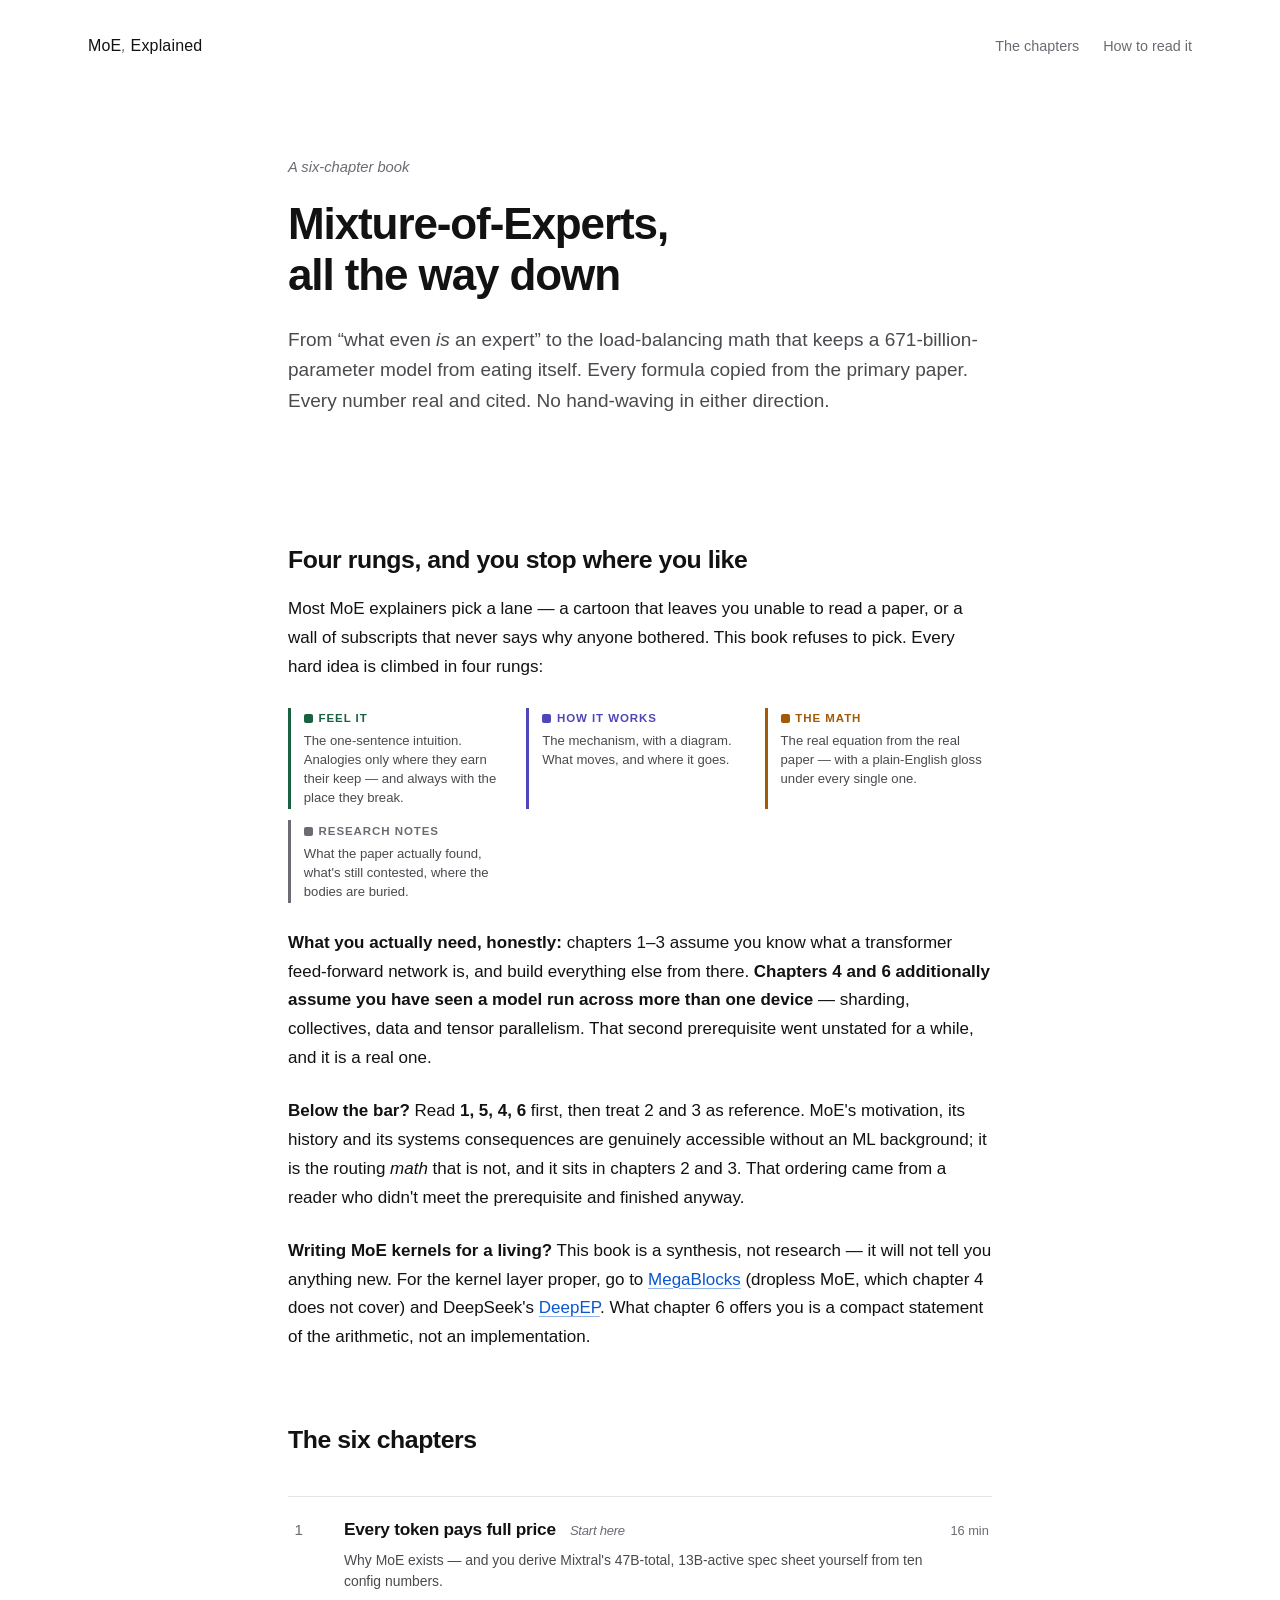
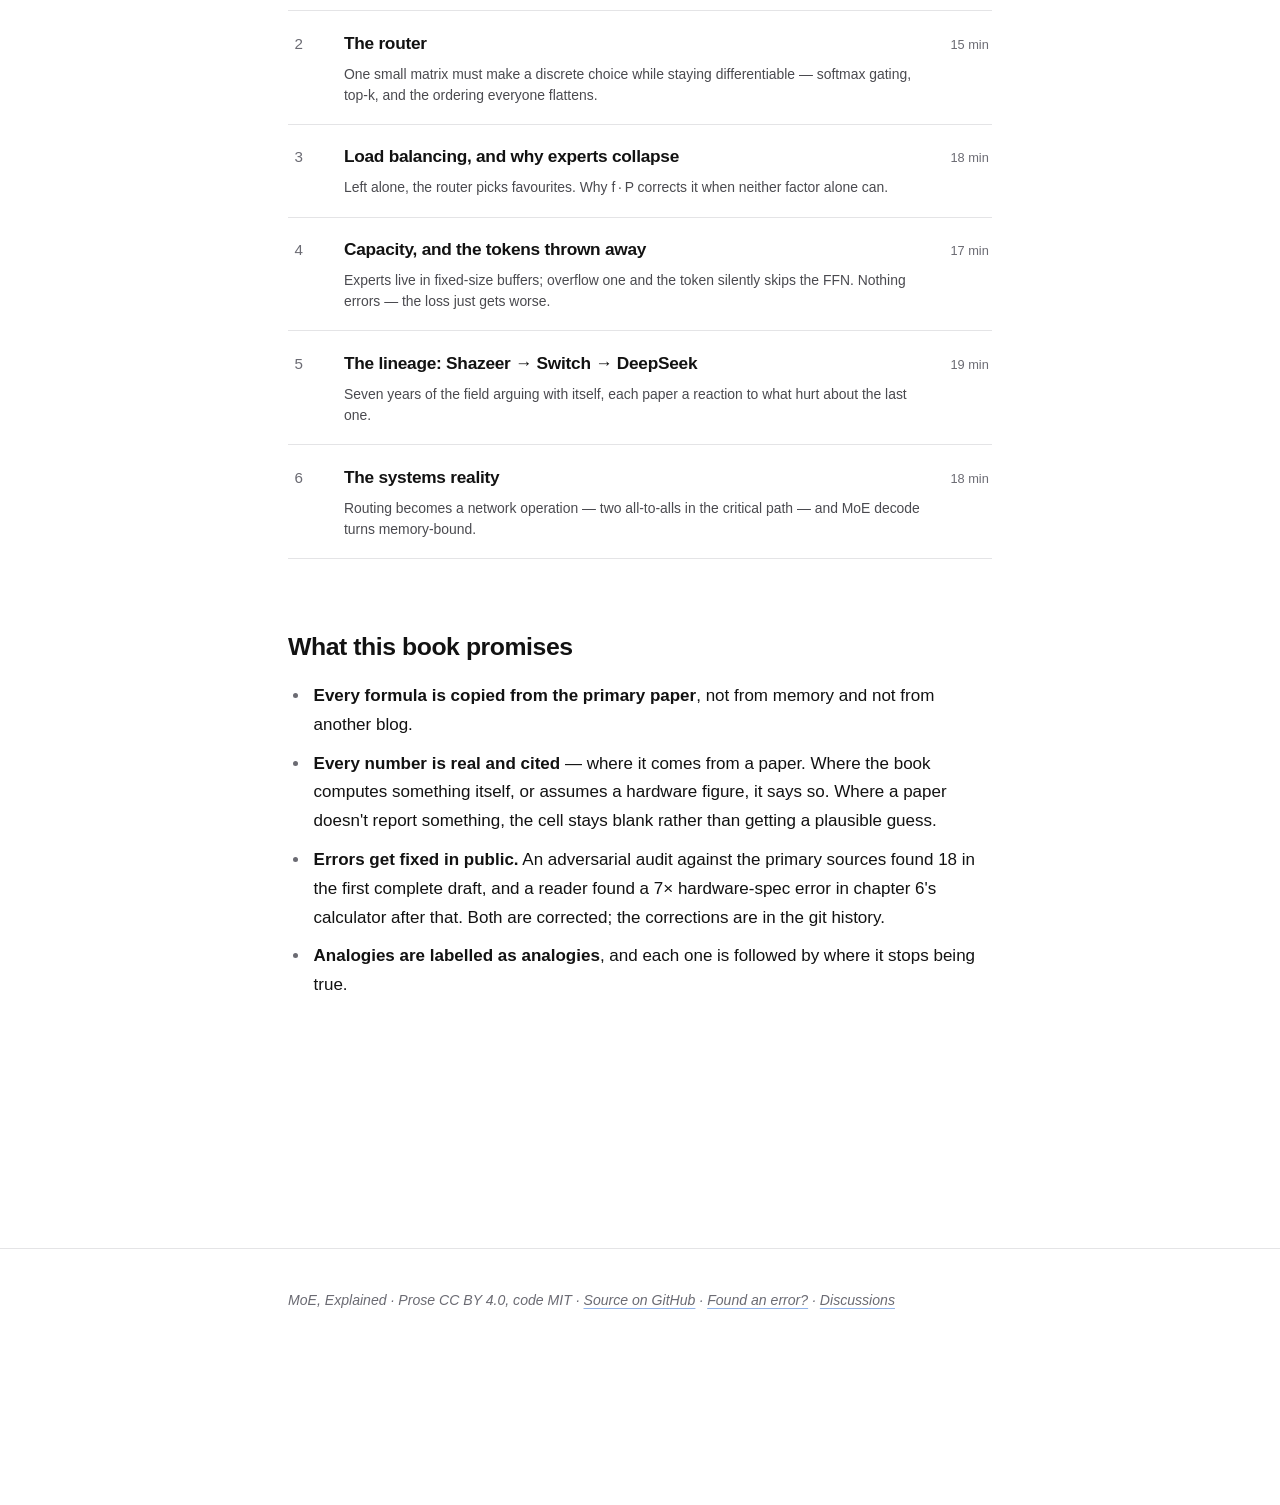
<file: index.html>
<!doctype html>
<html lang="en">
<head>
<meta charset="utf-8">
<meta name="viewport" content="width=device-width, initial-scale=1">
<title>MoE, Explained — a six-chapter book on Mixture-of-Experts</title>
<meta name="description" content="From 'what even is an expert' to the load-balancing math that keeps a 671B-parameter model from eating itself.">
<link rel="icon" href="data:image/svg+xml,<svg xmlns=%22http://www.w3.org/2000/svg%22 viewBox=%220 0 100 100%22><text y=%22.9em%22 font-size=%2290%22>🔀</text></svg>">
<link rel="canonical" href="https://noman654.github.io/moe-explained/">
<meta property="og:type" content="website">
<meta property="og:site_name" content="MoE, Explained">
<meta property="og:title" content="MoE, Explained — a six-chapter book on Mixture-of-Experts">
<meta property="og:description" content="From 'what even is an expert' to the load-balancing math that keeps a 671B-parameter model from eating itself.">
<meta property="og:url" content="https://noman654.github.io/moe-explained/">
<meta property="og:image" content="https://noman654.github.io/moe-explained/assets/social-card.png">
<meta property="og:image:width" content="1200">
<meta property="og:image:height" content="630">
<meta name="twitter:card" content="summary_large_image">
<meta name="twitter:title" content="MoE, Explained — a six-chapter book on Mixture-of-Experts">
<meta name="twitter:description" content="From 'what even is an expert' to the load-balancing math that keeps a 671B-parameter model from eating itself.">
<meta name="twitter:image" content="https://noman654.github.io/moe-explained/assets/social-card.png">
<link rel="stylesheet" href="assets/moe.css">
<style>
  .hero { padding-bottom: 1rem; }
  .toc { list-style: none; padding: 0; margin: 2.5rem 0 0; counter-reset: post; }
  .toc li { margin: 0; border-top: 1px solid var(--rule); }
  .toc li:last-child { border-bottom: 1px solid var(--rule); }
  .toc a {
    display: grid; grid-template-columns: 2.2rem 1fr auto; column-gap: 0.9rem;
    align-items: baseline; text-decoration: none; color: inherit;
    padding: 1.1rem 0.2rem 1.15rem;
  }
  .toc a::before {
    counter-increment: post; content: counter(post);
    font-family: var(--sans); font-size: 0.95rem;
    color: var(--ink-faint); font-variant-numeric: tabular-nums;
  }
  .toc .t { font-family: var(--sans); font-weight: 700; font-size: 1.08rem;
            letter-spacing: -0.015em; }
  .toc a:hover .t { text-decoration: underline; text-decoration-thickness: 1px;
                    text-underline-offset: 3px; }
  .toc .start { font-family: var(--sans); font-weight: 400; font-style: italic;
                font-size: 0.82rem; color: var(--ink-faint); margin-left: 0.6rem;
                white-space: nowrap; }
  .toc .d { grid-column: 2; font-family: var(--sans); font-size: 0.87rem;
            line-height: 1.5; color: var(--ink-soft); margin-top: 0.35rem; }
  .toc .m { font-family: var(--sans); font-size: 0.8rem; color: var(--ink-faint);
            font-variant-numeric: tabular-nums; white-space: nowrap; }
  .ladder { display: grid; gap: 0.7rem; grid-template-columns: repeat(auto-fit, minmax(11rem, 1fr));
            margin: 1.6rem 0 0; }
  .ladder div { border-left: 3px solid; padding: 0.15rem 0 0.15rem 0.8rem;
                font-family: var(--sans); font-size: 0.82rem; line-height: 1.45;
                color: var(--ink-soft); }
  .ladder b { display: flex; align-items: center; gap: 0.5em; font-size: 0.72rem;
              letter-spacing: 0.08em; text-transform: uppercase; margin-bottom: 0.25rem; }
  .ladder b::before { content: ""; flex: none; width: 9px; height: 9px;
                      border-radius: 2px; background: currentColor; }
</style>
</head>
<body>

<header class="masthead">
  <div class="wrap">
    <a class="brand" href="index.html">MoE<em>,</em> Explained</a>
    <nav aria-label="Site"><a href="#posts">The chapters</a><a href="#how">How to read it</a></nav>
  </div>
</header>

<main class="wrap">

  <section class="hero">
    <p class="eyebrow">A six-chapter book</p>
    <h1>Mixture-of-Experts,<br>all the way down</h1>
    <p class="standfirst">From “what even <em>is</em> an expert” to the load-balancing
    math that keeps a 671-billion-parameter model from eating itself. Every formula
    copied from the primary paper. Every number real and cited. No hand-waving in
    either direction.</p>
  </section>

  <h2 id="how">Four rungs, and you stop where you like</h2>

  <p>Most MoE explainers pick a lane — a cartoon that leaves you unable to read a
  paper, or a wall of subscripts that never says why anyone bothered. This book
  refuses to pick. Every hard idea is climbed in four rungs:</p>

  <div class="ladder">
    <div style="border-color:var(--ok)">
      <b style="color:var(--ok)">Feel it</b>
      The one-sentence intuition. Analogies only where they earn their keep — and
      always with the place they break.</div>
    <div style="border-color:var(--router)">
      <b style="color:var(--router)">How it works</b>
      The mechanism, with a diagram. What moves, and where it goes.</div>
    <div style="border-color:var(--active)">
      <b style="color:var(--active)">The math</b>
      The real equation from the real paper — with a plain-English gloss under
      every single one.</div>
    <div style="border-color:var(--ink-faint)">
      <b style="color:var(--ink-faint)">Research notes</b>
      What the paper actually found, what's still contested, where the bodies are
      buried.</div>
  </div>

  <p style="margin-top:1.6rem"><strong>What you actually need, honestly:</strong>
  chapters 1&ndash;3 assume you know what a transformer feed-forward network is, and
  build everything else from there. <strong>Chapters 4 and 6 additionally assume you
  have seen a model run across more than one device</strong> — sharding, collectives,
  data and tensor parallelism. That second prerequisite went unstated for a while, and
  it is a real one.</p>

  <p><strong>Below the bar?</strong> Read <strong>1, 5, 4, 6</strong> first, then treat
  2 and 3 as reference. MoE's motivation, its history and its systems consequences are
  genuinely accessible without an ML background; it is the routing <em>math</em> that
  is not, and it sits in chapters 2 and 3. That ordering came from a reader who didn't
  meet the prerequisite and finished anyway.</p>

  <p><strong>Writing MoE kernels for a living?</strong> This book is a synthesis, not
  research — it will not tell you anything new. For the kernel layer proper, go to
  <a href="https://arxiv.org/abs/2211.15841">MegaBlocks</a> (dropless MoE, which
  chapter 4 does not cover) and DeepSeek's <a href="https://github.com/deepseek-ai/DeepEP">DeepEP</a>. What chapter 6 offers you is a
  compact statement of the arithmetic, not an implementation.</p>

  <h2 id="posts">The six chapters</h2>

  <ol class="toc">
    <li><a href="posts/01-why-moe.html">
      <span class="t">Every token pays full price <em class="start">Start here</em></span>
      <span class="m">16 min</span>
      <span class="d">Why MoE exists — and you derive Mixtral's 47B-total, 13B-active spec sheet yourself from ten config numbers.</span>
    </a></li>

    <li><a href="posts/02-the-router.html">
      <span class="t">The router</span>
      <span class="m">15 min</span>
      <span class="d">One small matrix must make a discrete choice while staying differentiable — softmax gating, top-k, and the ordering everyone flattens.</span>
    </a></li>

    <li><a href="posts/03-load-balancing.html">
      <span class="t">Load balancing, and why experts collapse</span>
      <span class="m">18 min</span>
      <span class="d">Left alone, the router picks favourites. Why f · P corrects it when neither factor alone can.</span>
    </a></li>

    <li><a href="posts/04-capacity-factor.html">
      <span class="t">Capacity, and the tokens thrown away</span>
      <span class="m">17 min</span>
      <span class="d">Experts live in fixed-size buffers; overflow one and the token silently skips the FFN. Nothing errors — the loss just gets worse.</span>
    </a></li>

    <li><a href="posts/05-the-lineage.html">
      <span class="t">The lineage: Shazeer → Switch → DeepSeek</span>
      <span class="m">19 min</span>
      <span class="d">Seven years of the field arguing with itself, each paper a reaction to what hurt about the last one.</span>
    </a></li>

    <li><a href="posts/06-systems-reality.html">
      <span class="t">The systems reality</span>
      <span class="m">18 min</span>
      <span class="d">Routing becomes a network operation — two all-to-alls in the critical path — and MoE decode turns memory-bound.</span>
    </a></li>
  </ol>

  <h2>What this book promises</h2>
  <ul>
    <li><strong>Every formula is copied from the primary paper</strong>, not from
      memory and not from another blog.</li>
    <li><strong>Every number is real and cited</strong> — where it comes from a paper.
      Where the book computes something itself, or assumes a hardware figure, it says
      so. Where a paper doesn't report something, the cell stays blank rather than
      getting a plausible guess.</li>
    <li><strong>Errors get fixed in public.</strong> An adversarial audit against the
      primary sources found 18 in the first complete draft, and a reader found a
      7&times; hardware-spec error in chapter 6's calculator after that. Both are
      corrected; the corrections are in the git history.</li>
    <li><strong>Analogies are labelled as analogies</strong>, and each one is
      followed by where it stops being true.</li>
  </ul>

</main>

<footer class="site"><div class="wrap">
  MoE, Explained · Prose CC BY 4.0, code MIT ·
  <a href="https://github.com/Noman654/moe-explained">Source on GitHub</a> ·
  <a href="https://github.com/Noman654/moe-explained/issues/new">Found an error?</a> ·
  <a href="https://github.com/Noman654/moe-explained/discussions">Discussions</a>
</div></footer>

</body>
</html>
</file>
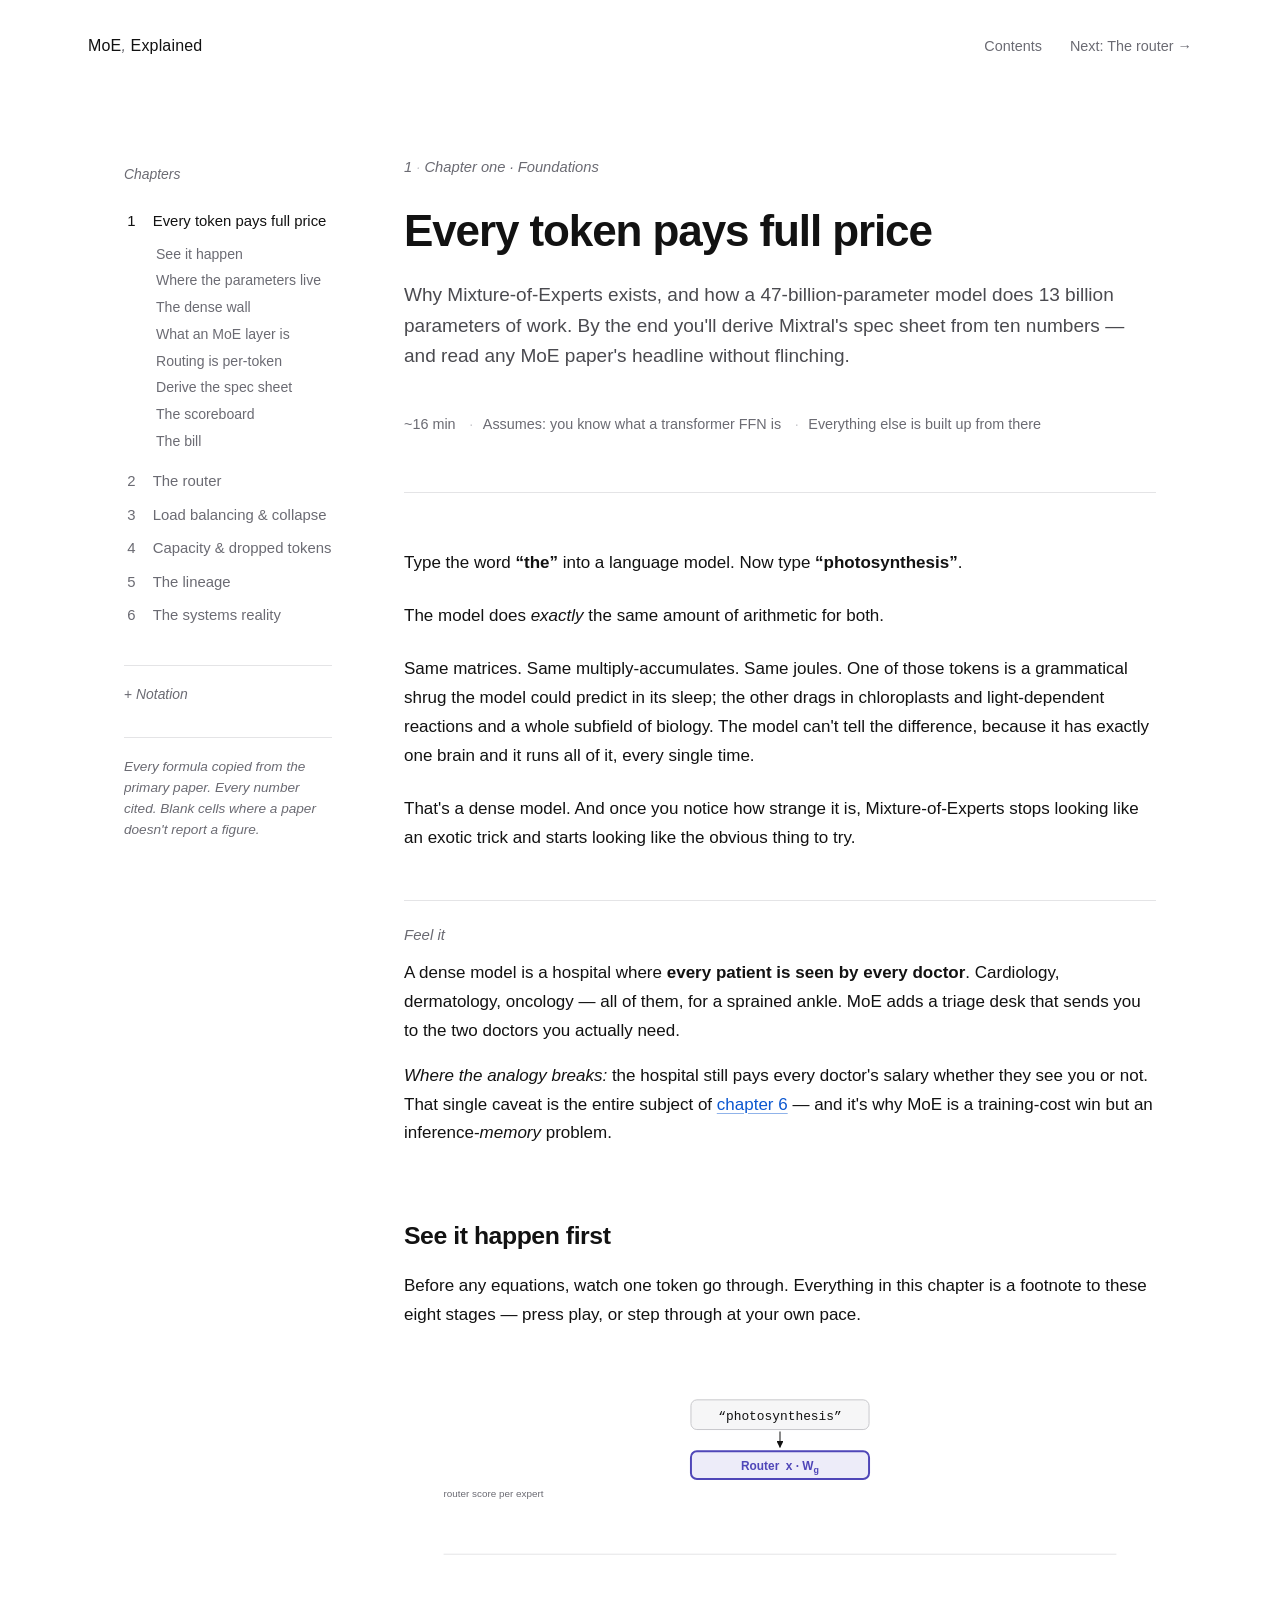
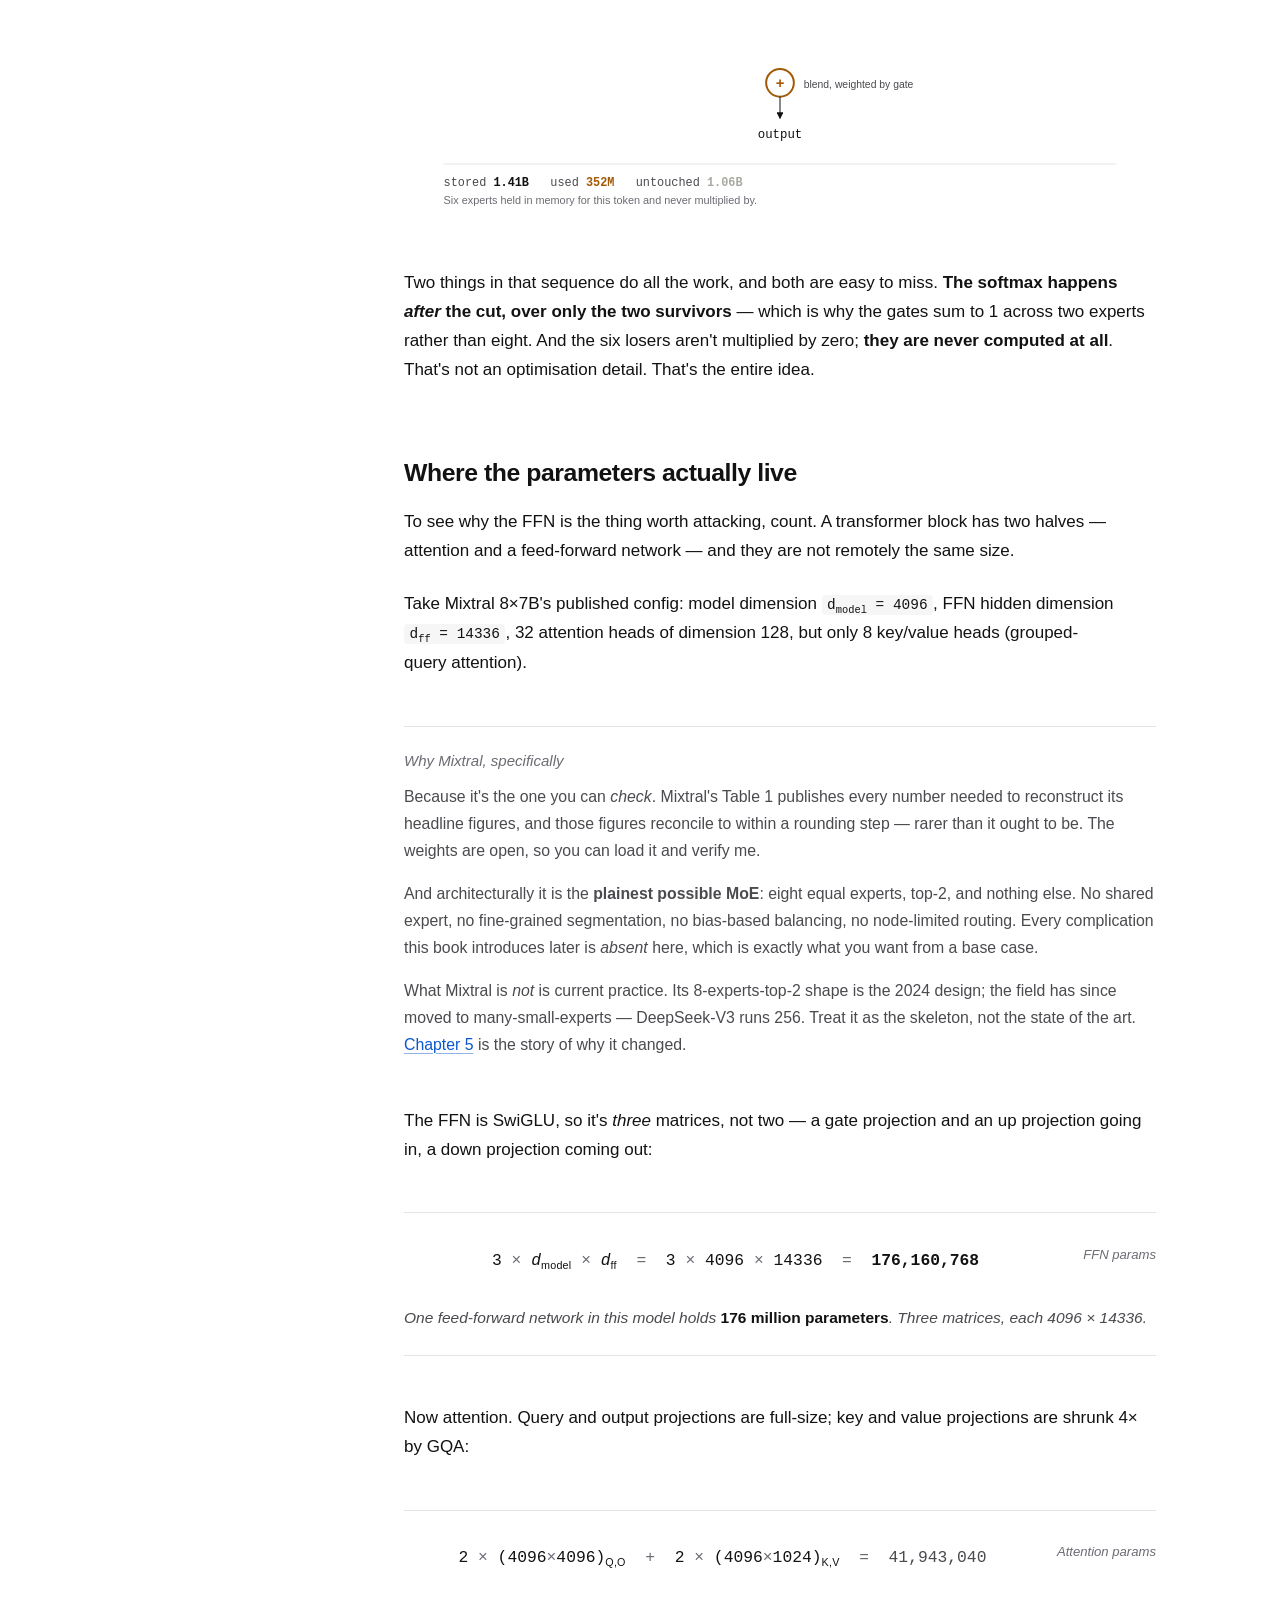
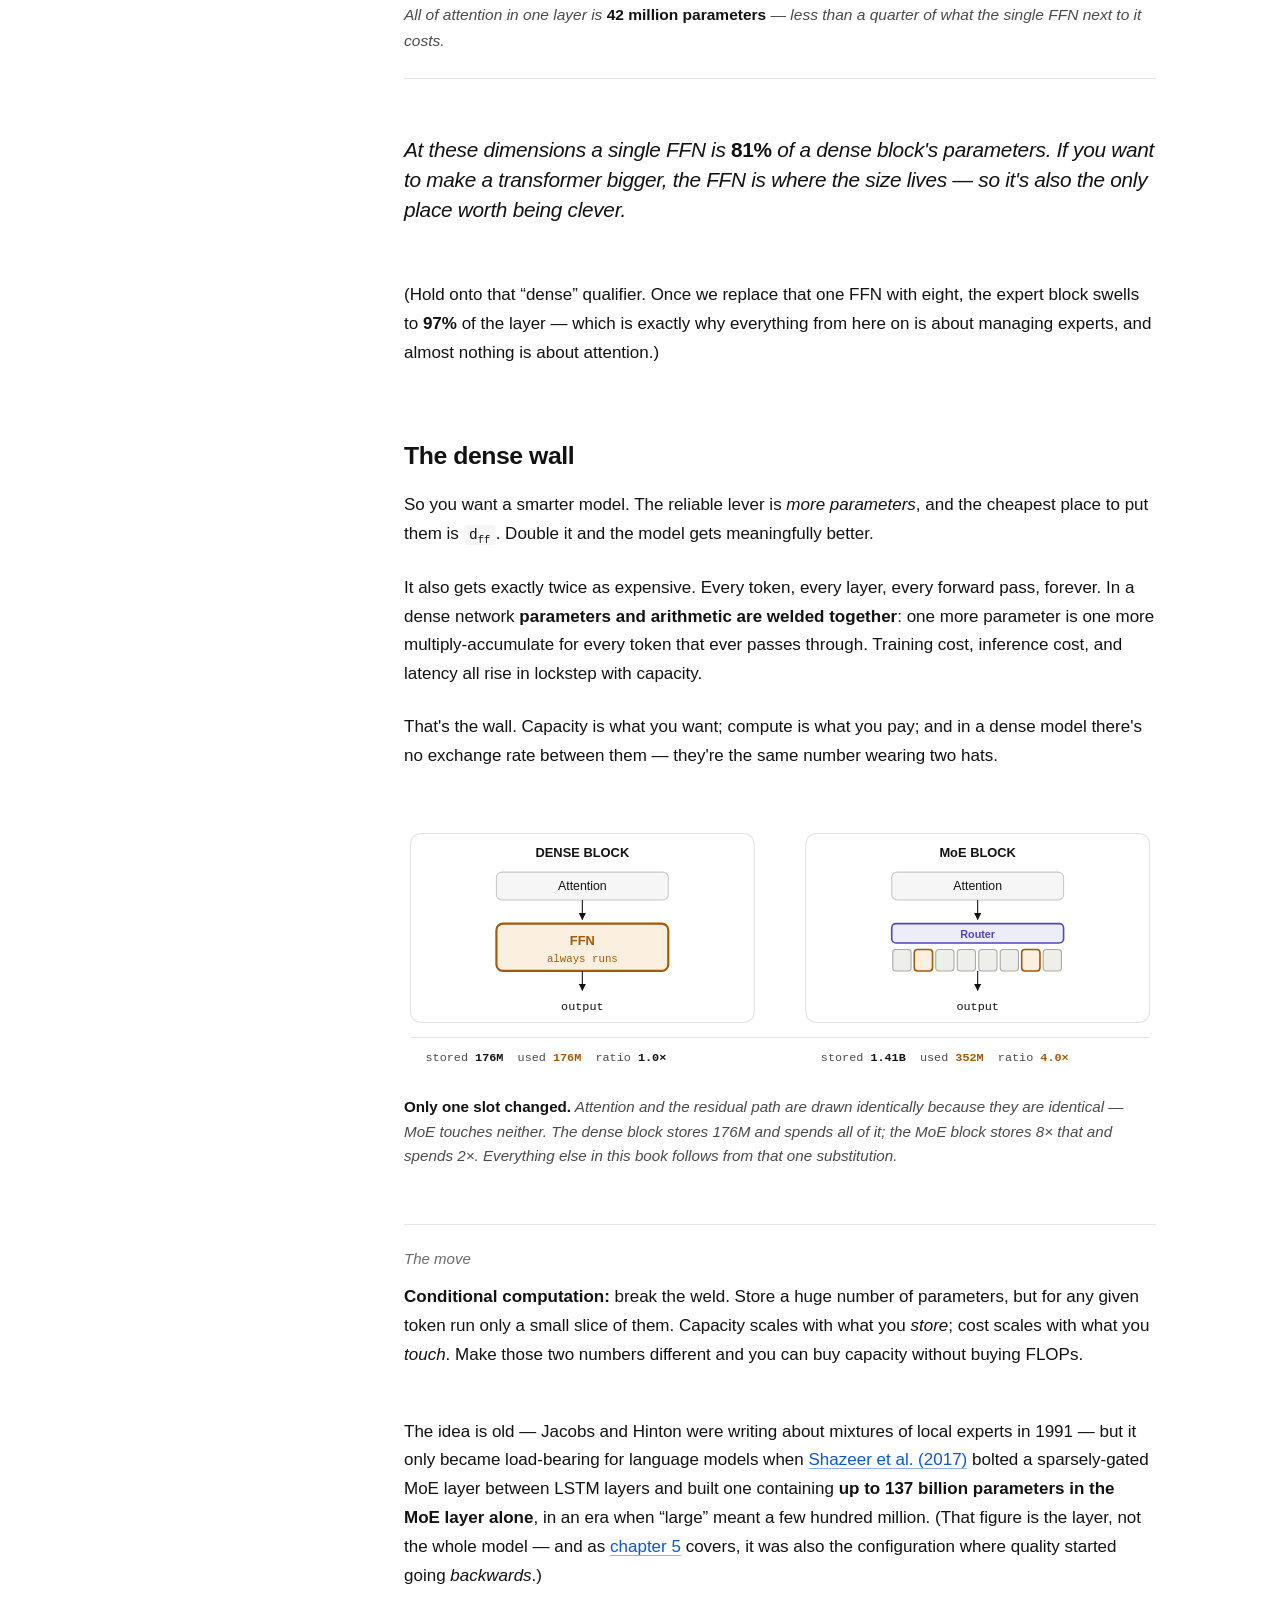
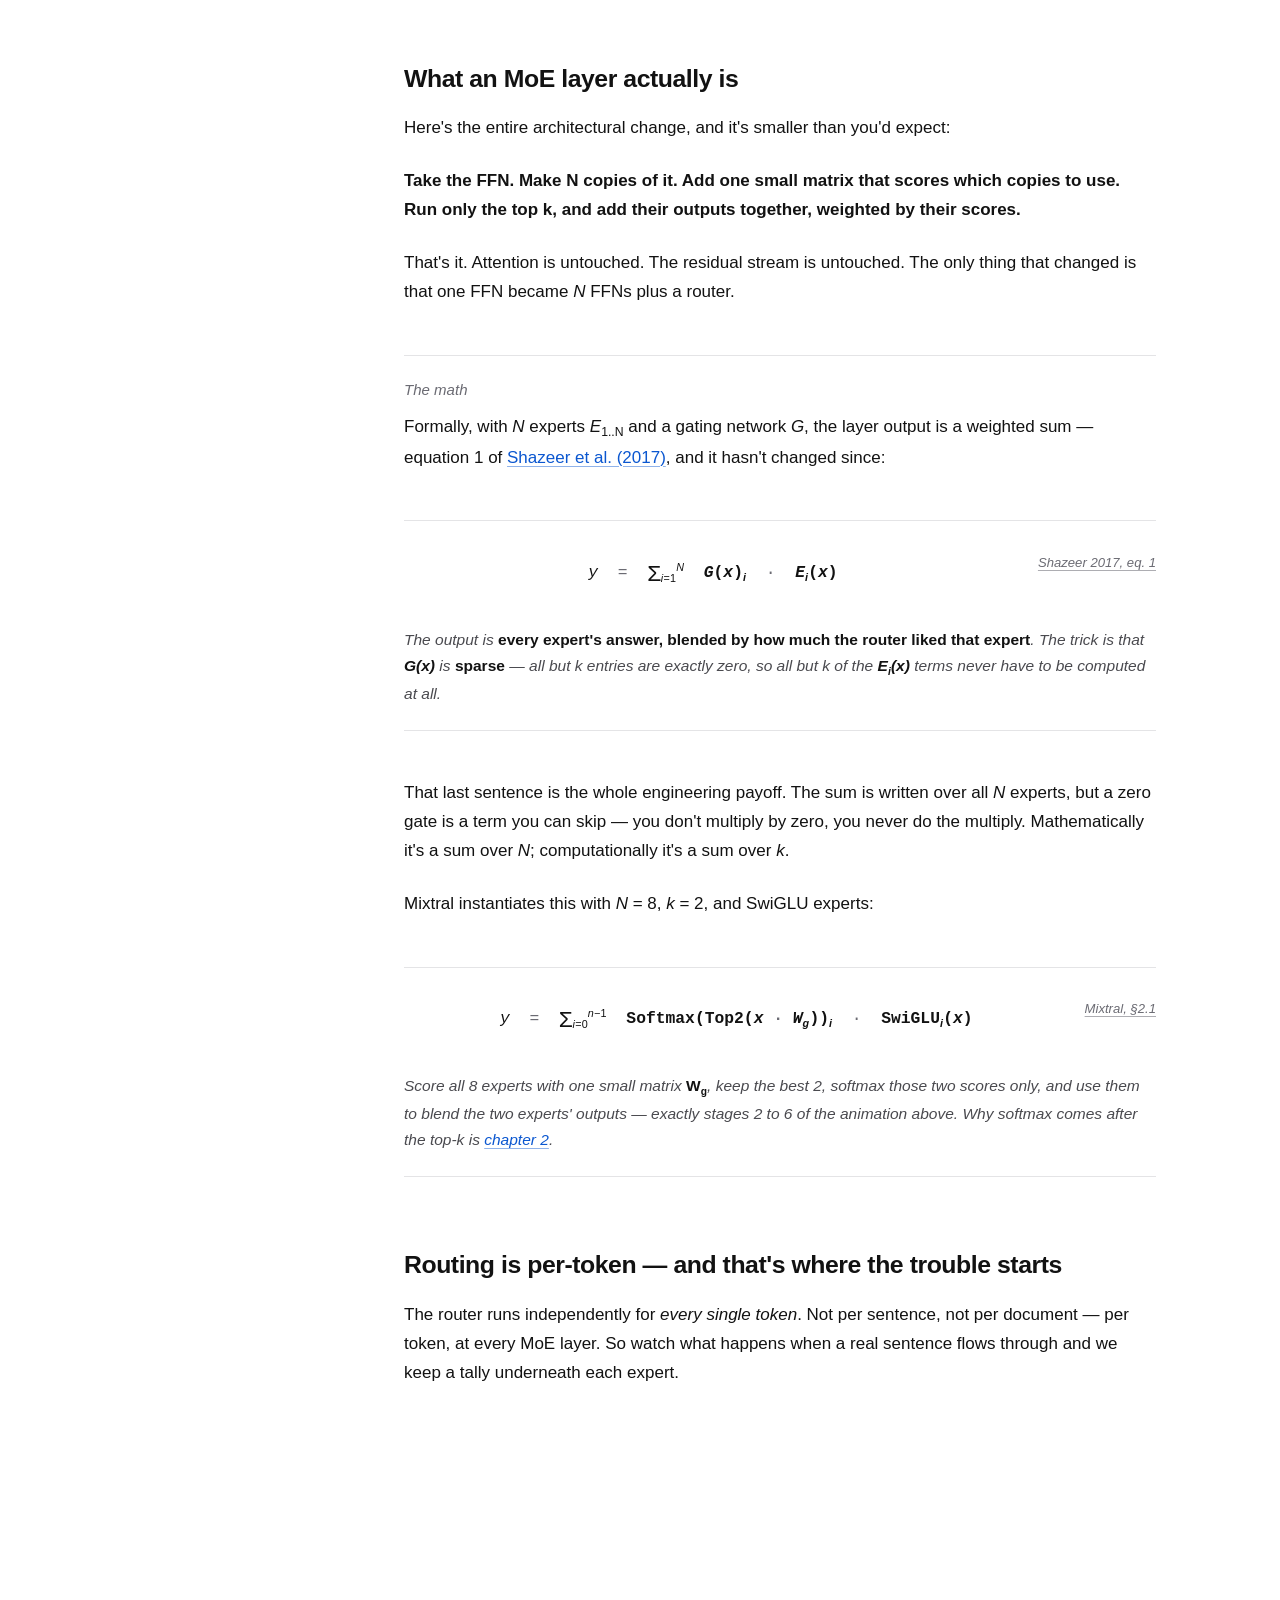
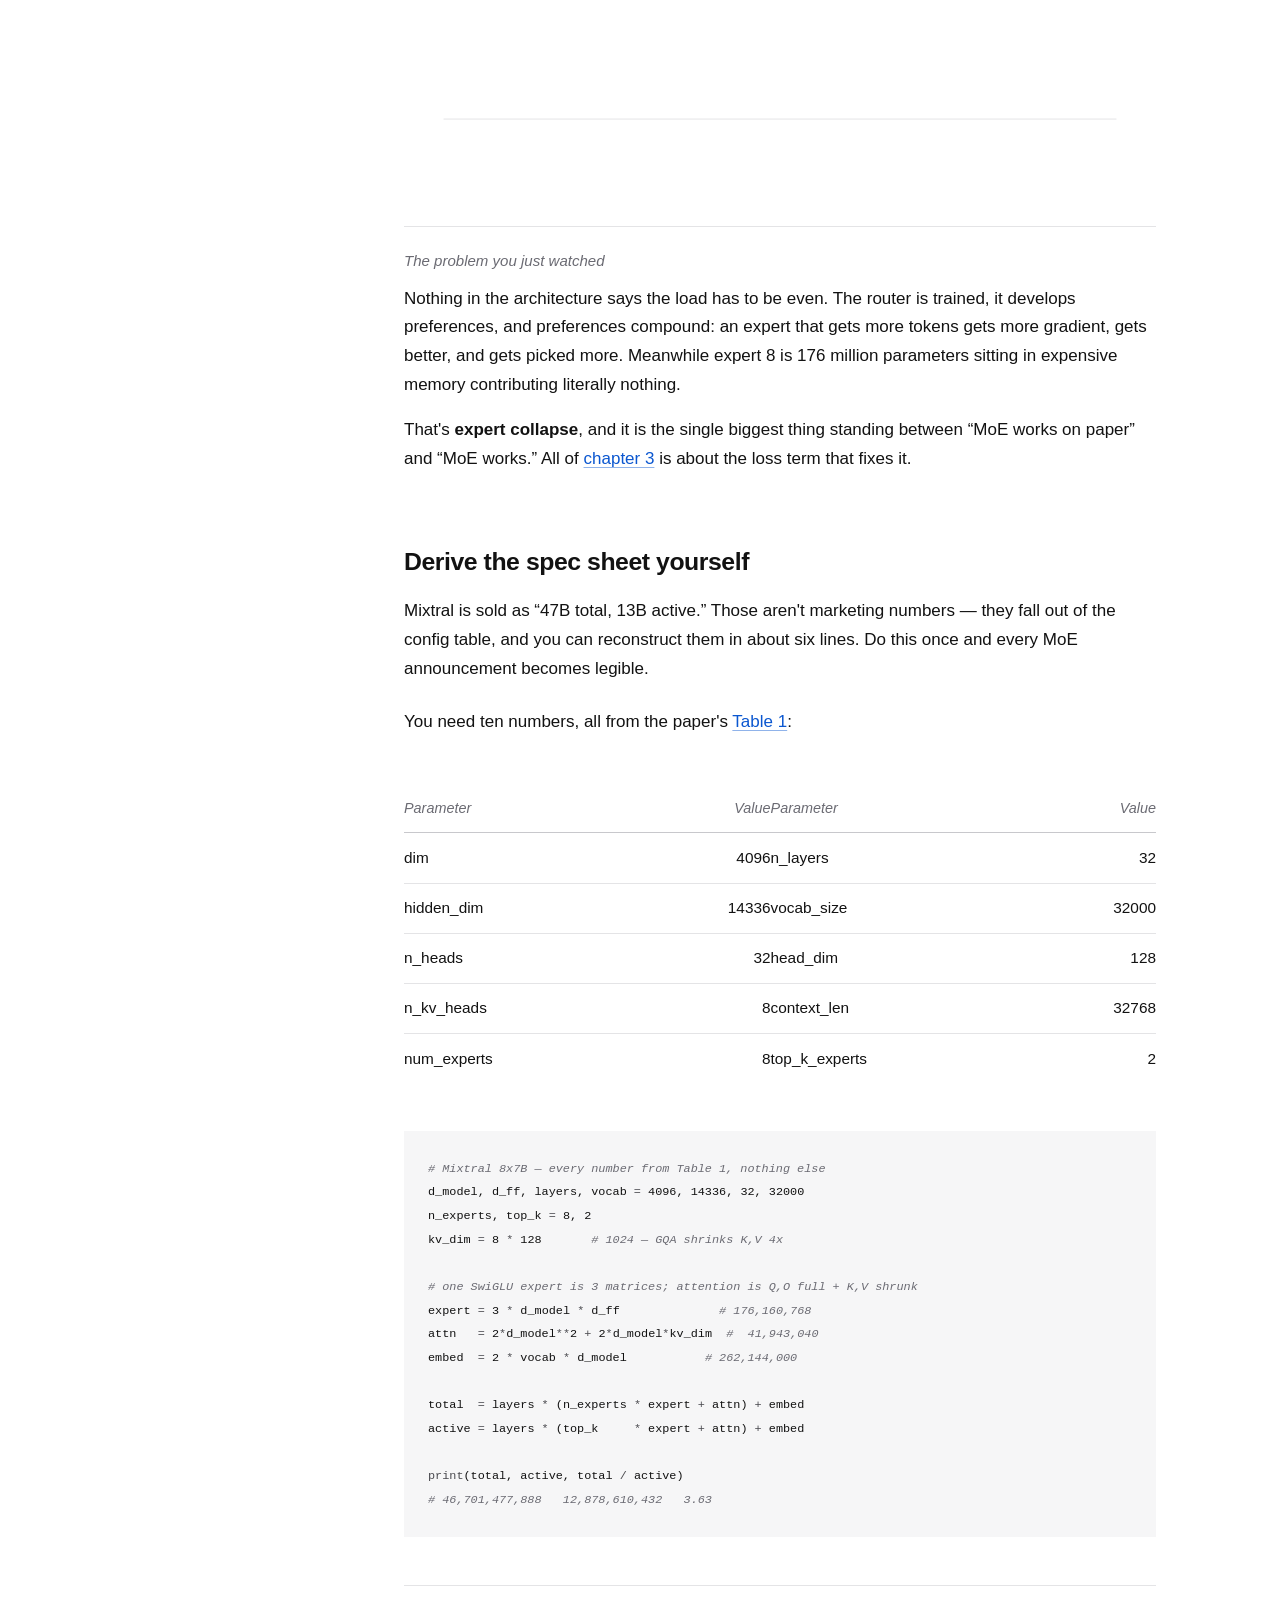
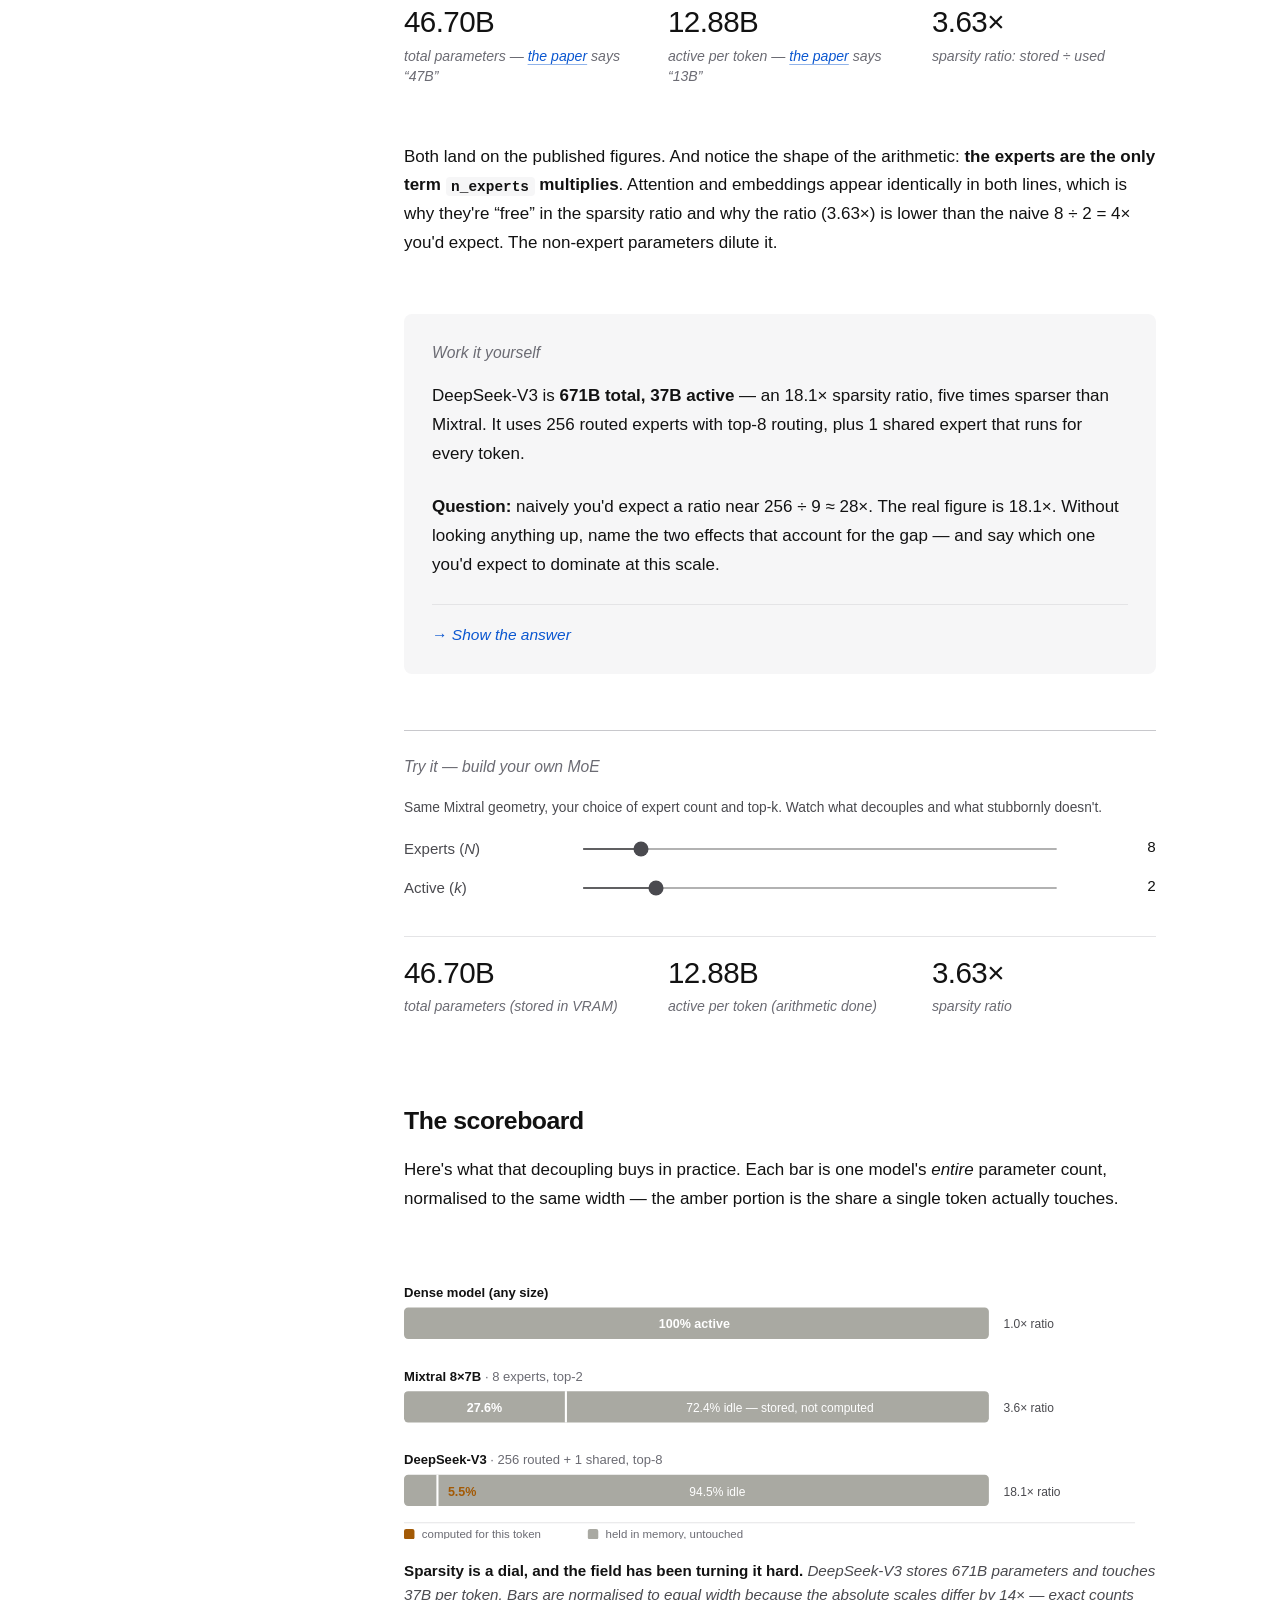
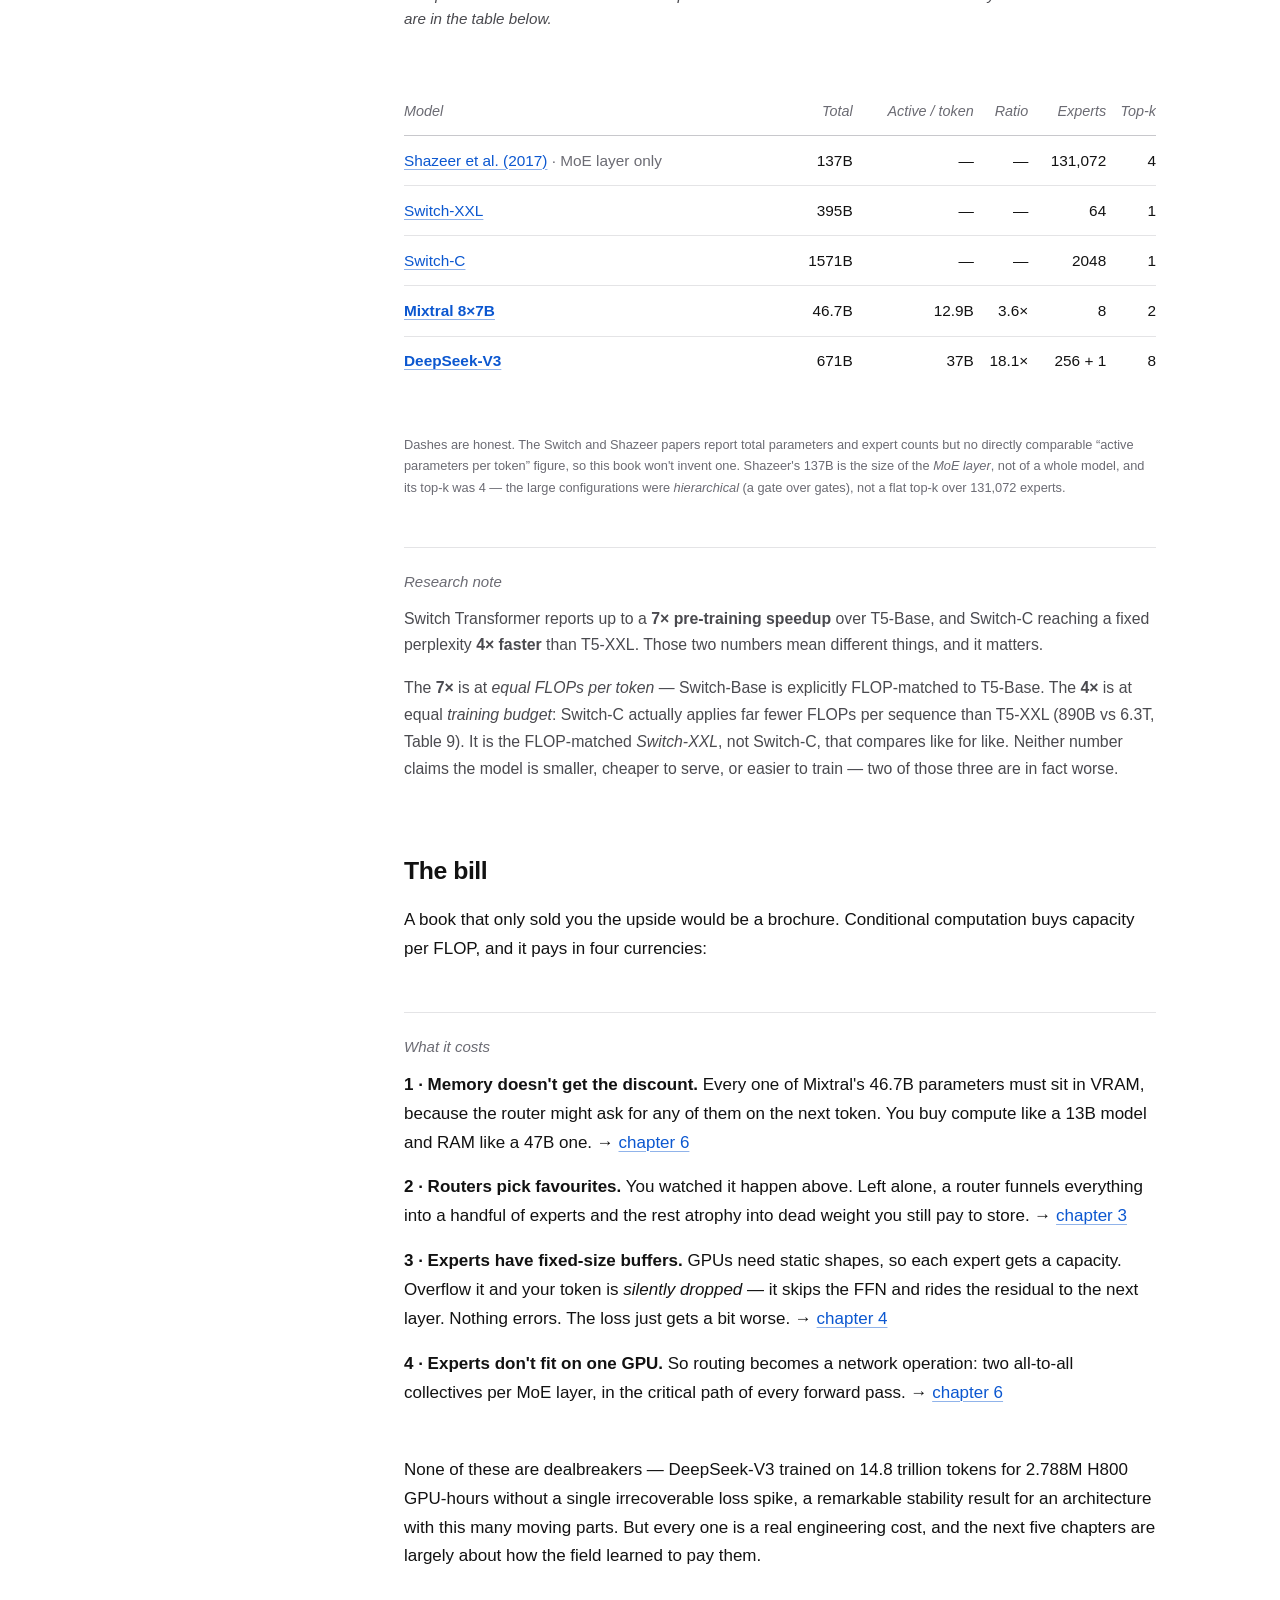
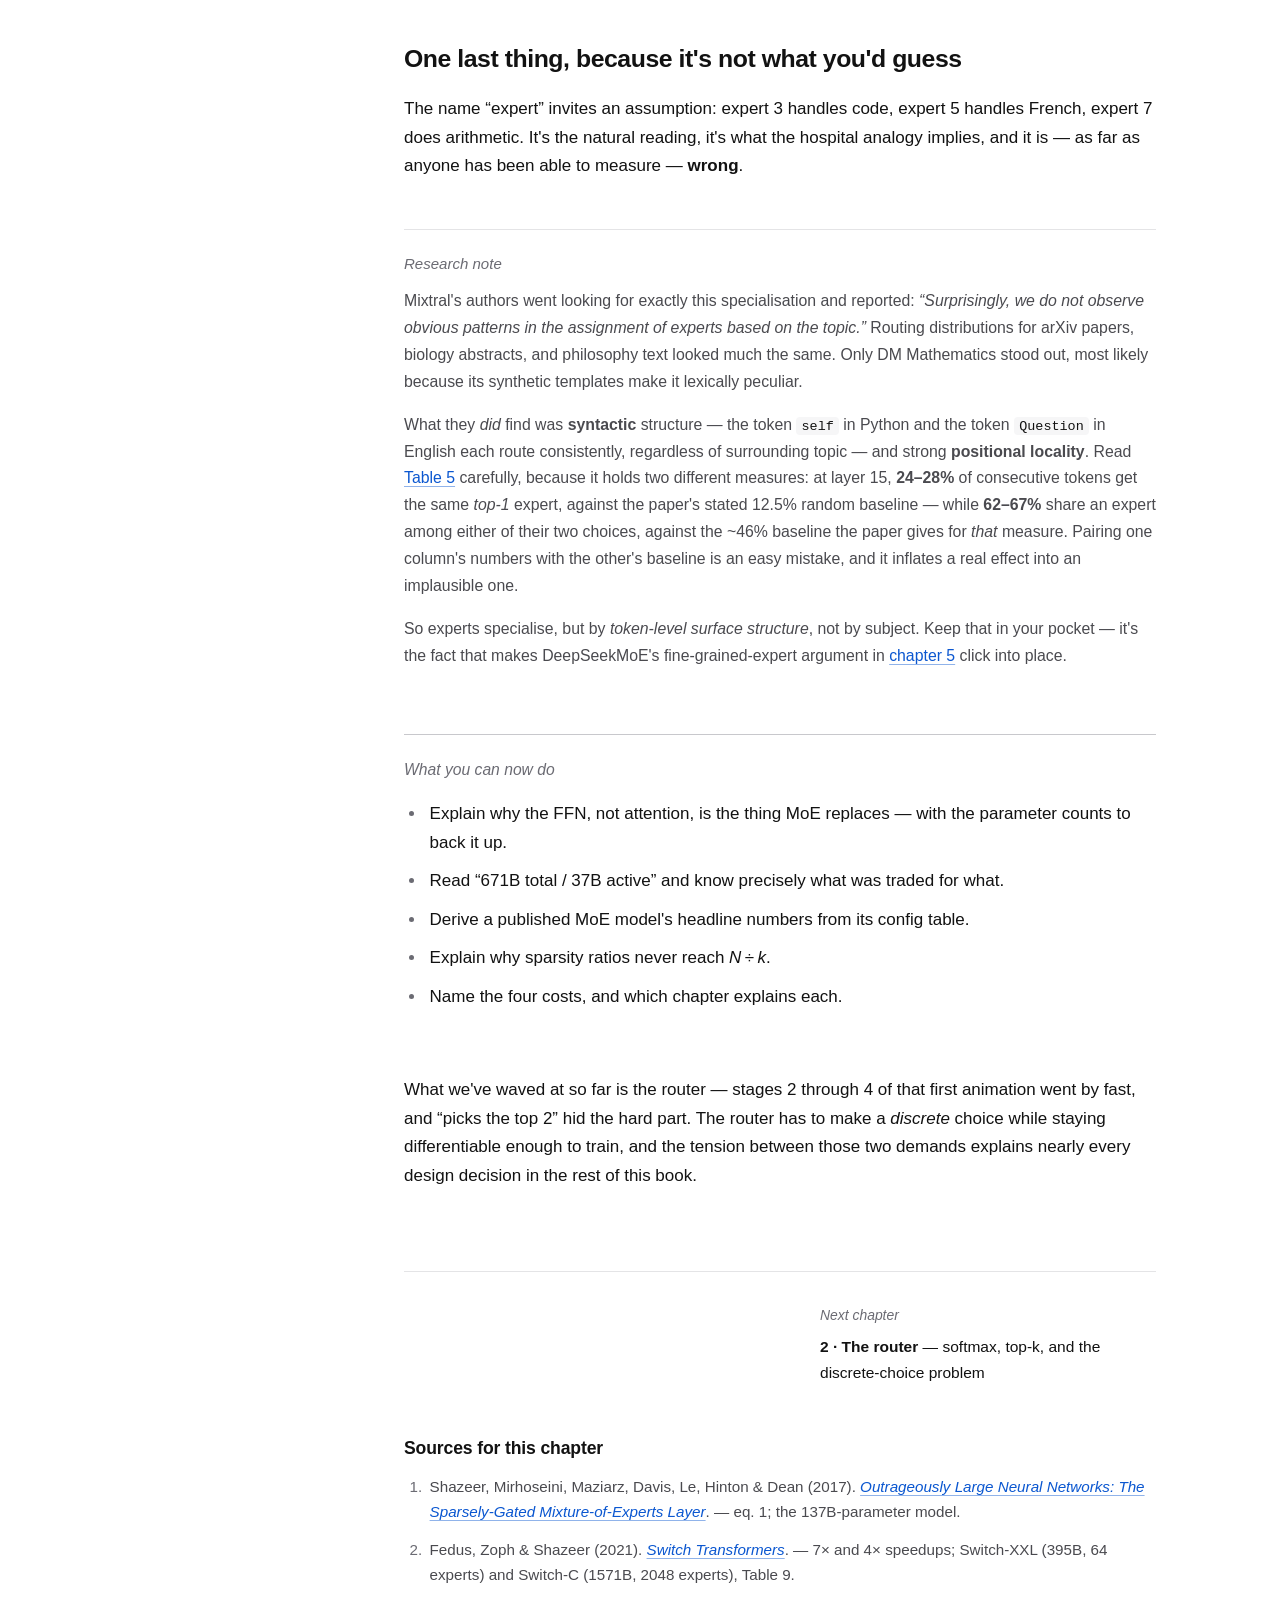
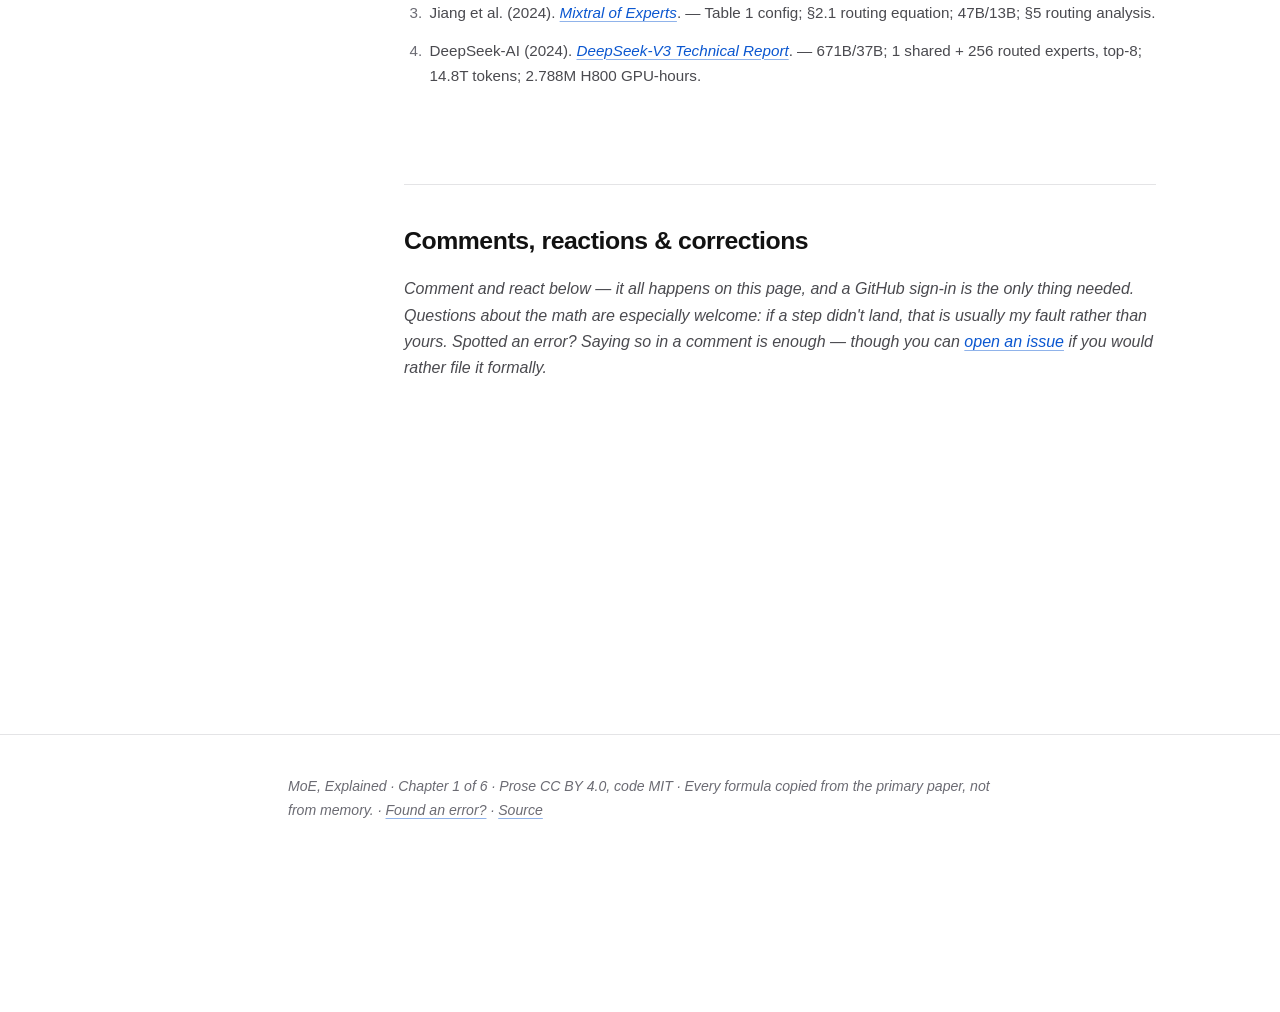
<file: posts/01-why-moe.html>
<!doctype html>
<html lang="en">
<head>
<meta charset="utf-8">
<meta name="viewport" content="width=device-width, initial-scale=1">
<title>Every token pays full price — MoE, Explained ch.1</title>
<meta name="description" content="Why Mixture-of-Experts exists, and how a 47-billion-parameter model does 13 billion parameters of work.">
<link rel="icon" href="data:image/svg+xml,<svg xmlns=%22http://www.w3.org/2000/svg%22 viewBox=%220 0 100 100%22><text y=%22.9em%22 font-size=%2290%22>🔀</text></svg>">
<link rel="canonical" href="https://noman654.github.io/moe-explained/posts/01-why-moe.html">
<meta property="og:type" content="article">
<meta property="og:site_name" content="MoE, Explained">
<meta property="og:title" content="Every token pays full price — MoE, Explained ch.1">
<meta property="og:description" content="Why Mixture-of-Experts exists, and how a 47-billion-parameter model does 13 billion parameters of work.">
<meta property="og:url" content="https://noman654.github.io/moe-explained/posts/01-why-moe.html">
<meta property="og:image" content="https://noman654.github.io/moe-explained/assets/social-card.png">
<meta property="og:image:width" content="1200">
<meta property="og:image:height" content="630">
<meta name="twitter:card" content="summary_large_image">
<meta name="twitter:title" content="Every token pays full price — MoE, Explained ch.1">
<meta name="twitter:description" content="Why Mixture-of-Experts exists, and how a 47-billion-parameter model does 13 billion parameters of work.">
<meta name="twitter:image" content="https://noman654.github.io/moe-explained/assets/social-card.png">
<link rel="stylesheet" href="../assets/moe.css">
</head>
<body>

<div class="progressrail" aria-hidden="true"><span id="prog"></span></div>

<header class="masthead">
  <div class="wrap">
    <a class="brand" href="../index.html">MoE<em>,</em> Explained</a>
    <nav aria-label="Site">
      <a href="../index.html">Contents</a>
      <a href="02-the-router.html">Next: The router &rarr;</a>
    </nav>
  </div>
</header>

<div class="book">

  <!-- ============================ sidebar ============================ -->
  <nav class="booknav" aria-label="Table of contents">
    <details open>
      <summary>Contents</summary>
      <p class="navtitle">Chapters</p>
      <ol>
        <li><a href="01-why-moe.html" aria-current="page">Every token pays full price</a>
          <ul class="inchap">
            <li><a href="#live">See it happen</a></li>
            <li><a href="#params">Where the parameters live</a></li>
            <li><a href="#wall">The dense wall</a></li>
            <li><a href="#layer">What an MoE layer is</a></li>
            <li><a href="#pertoken">Routing is per-token</a></li>
            <li><a href="#derive">Derive the spec sheet</a></li>
            <li><a href="#scoreboard">The scoreboard</a></li>
            <li><a href="#bill">The bill</a></li>
          </ul>
        </li>
        <li><a href="02-the-router.html">The router</a></li>
        <li><a href="03-load-balancing.html">Load balancing &amp; collapse</a></li>
        <li><a href="04-capacity-factor.html">Capacity &amp; dropped tokens</a></li>
        <li><a href="05-the-lineage.html">The lineage</a></li>
        <li><a href="06-systems-reality.html">The systems reality</a></li>
      </ol>
      <details class="notation">
        <summary>Notation</summary>
        <dl>
          <dt>N</dt><dd>number of experts in a layer</dd>
          <dt>k</dt><dd>experts activated per token (top-k)</dd>
          <dt>x</dt><dd>one token's hidden state</dd>
          <dt>W<sub>g</sub></dt><dd>the router matrix</dd>
          <dt>G(x)<sub>i</sub>, g<sub>i</sub></dt><dd>gate value for expert i</dd>
          <dt>E<sub>i</sub></dt><dd>expert i, as a function</dd>
          <dt>f<sub>i</sub></dt><dd>fraction of tokens <em>dispatched</em> to expert i</dd>
          <dt>P<sub>i</sub></dt><dd>fraction of router <em>probability</em> to expert i</dd>
          <dt>&alpha;</dt><dd>auxiliary-loss coefficient</dd>
          <dt>C</dt><dd>expert capacity, in token slots</dd>
          <dt>d<sub>model</sub></dt><dd>model dimension (4096 in Mixtral)</dd>
          <dt>d<sub>ff</sub></dt><dd>FFN hidden dimension (14336)</dd>
        </dl>
        <p class="nsub">Background terms &mdash; used by this book, built elsewhere</p>
        <dl class="nbg">
          <dt>token</dt><dd>a chunk of text (~&frac34; of a word) — the unit a model processes</dd>
          <dt>logit</dt><dd>a raw, unnormalised score, before softmax turns it into a weight</dd>
          <dt>softmax</dt><dd>turns a list of scores into positive weights that sum to 1</dd>
          <dt>residual</dt><dd>the "main line" a token travels along; layers add to it rather than replace it, so skipping a layer is harmless</dd>
          <dt>loss</dt><dd>one number saying how wrong the model was. Training = nudging weights to make it smaller</dd>
          <dt>gradient</dt><dd>which way to nudge each weight, and how hard, to reduce the loss</dd>
          <dt>differentiable</dt><dd>has a gradient. A hard count (an argmax, a tally) does not — this is the whole tension in ch.3</dd>
          <dt>autograd</dt><dd>the machinery that tracks which quantities carry gradients</dd>
          <dt>cross-entropy</dt><dd>the loss for "predict the next token" — the model's actual job</dd>
          <dt>collective</dt><dd>an operation every device does together (all-reduce, all-to-all)</dd>
          <dt>roofline</dt><dd>the ceiling on delivered performance: you are limited by compute or by memory bandwidth, whichever binds first</dd>
          <dt>machine balance</dt><dd>the crossover between those two, in FLOPs per byte moved (~148 on an H100)</dd>
          <dt>prefill / decode</dt><dd>reading the prompt all at once vs. generating one token at a time. Decode is the memory-bound one</dd>
        </dl>
        <p class="ncaveat">Careful with <b>E</b>: this book uses it for an expert
        (<b>E<sub>i</sub></b>), but GShard's papers use <b>E</b> for the expert
        <em>count</em> — where this book writes <b>N</b>. Quoted formulas keep their
        paper's notation.</p>
      </details>
      <p class="navfoot">Every formula copied from the primary paper. Every number
      cited. Blank cells where a paper doesn't report a figure.</p>
    </details>
  </nav>

  <!-- ============================ chapter ============================ -->
  <main>

  <div class="chapmark"><span class="n">1</span><span class="l">Chapter one &middot; Foundations</span></div>
  <h1>Every token pays full price</h1>
  <p class="standfirst">Why Mixture-of-Experts exists, and how a 47-billion-parameter
  model does 13 billion parameters of work. By the end you'll derive Mixtral's spec
  sheet from ten numbers &mdash; and read any MoE paper's headline without
  flinching.</p>
  <p class="byline">
    <span>~16 min</span>
    <span>Assumes: you know what a transformer FFN is</span>
    <span>Everything else is built up from there</span>
  </p>

  <p>Type the word <strong>&ldquo;the&rdquo;</strong> into a language model. Now type
  <strong>&ldquo;photosynthesis&rdquo;</strong>.</p>

  <p>The model does <em>exactly</em> the same amount of arithmetic for both.</p>

  <p>Same matrices. Same multiply-accumulates. Same joules. One of those tokens is a
  grammatical shrug the model could predict in its sleep; the other drags in
  chloroplasts and light-dependent reactions and a whole subfield of biology. The
  model can't tell the difference, because it has exactly one brain and it runs all
  of it, every single time.</p>

  <p>That's a dense model. And once you notice how strange it is,
  Mixture-of-Experts stops looking like an exotic trick and starts looking like the
  obvious thing to try.</p>

  <div class="rung feel">
    <span class="tag">Feel it</span>
    <p>A dense model is a hospital where <strong>every patient is seen by every
    doctor</strong>. Cardiology, dermatology, oncology &mdash; all of them, for a
    sprained ankle. MoE adds a triage desk that sends you to the two doctors you
    actually need.</p>
    <p><em>Where the analogy breaks:</em> the hospital still pays every doctor's
    salary whether they see you or not. That single caveat is the entire subject of
    <a href="06-systems-reality.html">chapter 6</a> &mdash; and it's why MoE is a
    training-cost win but an inference-<em>memory</em> problem.</p>
  </div>

  <!-- ==================== ANIMATION 1 ==================== -->
  <h2 id="live">See it happen first</h2>

  <p>Before any equations, watch one token go through. Everything in this chapter is
  a footnote to these eight stages &mdash; press play, or step through at your own
  pace.</p>

  <figure class="anim" id="anim1">
    <svg viewBox="0 0 760 432" role="img" aria-label="An eight-stage walkthrough: a token arrives, the router scores all eight experts, the top two are kept, a softmax over just those two produces gate weights of 0.67 and 0.33, those two experts run while six stay idle, and their outputs are blended into one result.">
      <defs>
        <marker id="a1arw" viewBox="0 0 10 10" refX="9" refY="5" markerWidth="7" markerHeight="7" orient="auto">
          <path d="M0,0 L10,5 L0,10 z" fill="currentColor"/>
        </marker>
      </defs>

      <!-- token -->
      <g id="a1-token" class="node">
        <rect x="290" y="14" width="180" height="30" rx="6" fill="var(--bg-sunken)" stroke="var(--rule-strong)"/>
        <text x="380" y="34" text-anchor="middle" font-family="var(--mono)" font-size="13" fill="currentColor">&ldquo;photosynthesis&rdquo;</text>
      </g>
      <line x1="380" y1="46" x2="380" y2="62" stroke="currentColor" marker-end="url(#a1arw)"/>

      <!-- router -->
      <g id="a1-router" class="node">
        <rect x="290" y="66" width="180" height="28" rx="6" fill="var(--router-soft)" stroke="var(--router)" stroke-width="2"/>
        <text x="380" y="85" text-anchor="middle" font-family="var(--sans)" font-size="12" font-weight="700" fill="var(--router)">Router &nbsp;x &middot; W<tspan font-size="9" dy="3">g</tspan></text>
      </g>

      <!-- score bars (baseline y=170) -->
      <g id="a1-bars" class="node">
        <line x1="40" y1="170" x2="720" y2="170" stroke="var(--rule)"/>
        <text x="40" y="112" font-family="var(--sans)" font-size="10" fill="var(--ink-faint)">router score per expert</text>
      </g>

      <!-- experts + bars + gates, generated positions -->
      <g id="a1-cols"></g>

      <!-- blend -->
      <g id="a1-out" class="node">
        <circle cx="380" cy="300" r="14" fill="var(--bg-raised)" stroke="var(--active)" stroke-width="2"/>
        <text x="380" y="305" text-anchor="middle" font-family="var(--sans)" font-size="15" font-weight="700" fill="var(--active)">+</text>
        <text x="404" y="305" font-family="var(--sans)" font-size="10.5" fill="var(--ink-soft)">blend, weighted by gate</text>
        <line x1="380" y1="314" x2="380" y2="336" stroke="currentColor" marker-end="url(#a1arw)"/>
        <text x="380" y="356" text-anchor="middle" font-family="var(--mono)" font-size="12.5" fill="currentColor">output</text>
      </g>

      <!-- ledger -->
      <g id="a1-ledger" class="node">
        <line x1="40" y1="382" x2="720" y2="382" stroke="var(--rule)"/>
        <text x="40" y="404" font-family="var(--mono)" font-size="12" fill="var(--ink-soft)">
          stored <tspan fill="var(--ink)" font-weight="700">1.41B</tspan>
          &#160;&#160;used <tspan fill="var(--active)" font-weight="700">352M</tspan>
          &#160;&#160;untouched <tspan fill="var(--idle)" font-weight="700">1.06B</tspan>
        </text>
        <text x="40" y="422" font-family="var(--sans)" font-size="11" fill="var(--ink-faint)">Six experts held in memory for this token and never multiplied by.</text>
      </g>
    </svg>
  </figure>

  <p>Two things in that sequence do all the work, and both are easy to miss.
  <strong>The softmax happens <em>after</em> the cut, over only the two survivors</strong>
  &mdash; which is why the gates sum to 1 across two experts rather than eight. And
  the six losers aren't multiplied by zero; <strong>they are never computed at
  all</strong>. That's not an optimisation detail. That's the entire idea.</p>

  <h2 id="params">Where the parameters actually live</h2>

  <p>To see why the FFN is the thing worth attacking, count. A transformer block has
  two halves &mdash; attention and a feed-forward network &mdash; and they are not
  remotely the same size.</p>

  <p>Take Mixtral 8&times;7B's published config: model dimension
  <code>d<sub>model</sub> = 4096</code>, FFN hidden dimension
  <code>d<sub>ff</sub> = 14336</code>, 32 attention heads of dimension 128, but only
  8 key/value heads (grouped-query attention).</p>

  <div class="rung research">
    <span class="tag">Why Mixtral, specifically</span>
    <p>Because it's the one you can <em>check</em>. Mixtral's Table 1 publishes every
    number needed to reconstruct its headline figures, and those figures reconcile to
    within a rounding step &mdash; rarer than it ought to be. The weights are open, so
    you can load it and verify me.</p>
    <p>And architecturally it is the <strong>plainest possible MoE</strong>: eight
    equal experts, top-2, and nothing else. No shared expert, no fine-grained
    segmentation, no bias-based balancing, no node-limited routing. Every complication
    this book introduces later is <em>absent</em> here, which is exactly what you want
    from a base case.</p>
    <p>What Mixtral is <em>not</em> is current practice. Its 8-experts-top-2 shape is
    the 2024 design; the field has since moved to many-small-experts &mdash;
    DeepSeek-V3 runs 256. Treat it as the skeleton, not the state of the art.
    <a href="05-the-lineage.html">Chapter 5</a> is the story of why it changed.</p>
  </div>

  <p>The FFN is SwiGLU, so it's <em>three</em> matrices, not two &mdash; a gate
  projection and an up projection going in, a down projection coming out:</p>

  <div class="eq">
    <span class="label">FFN params</span>
    <div class="body">
      3 <span class="op">&times;</span> <span class="v">d</span><sub>model</sub>
      <span class="op">&times;</span> <span class="v">d</span><sub>ff</sub>
      &nbsp;<span class="op">=</span>&nbsp;
      3 <span class="op">&times;</span> 4096 <span class="op">&times;</span> 14336
      &nbsp;<span class="op">=</span>&nbsp;
      <span class="hl-active">176,160,768</span>
    </div>
    <div class="say">One feed-forward network in this model holds
    <b>176 million parameters</b>. Three matrices, each 4096&nbsp;&times;&nbsp;14336.</div>
  </div>

  <p>Now attention. Query and output projections are full-size; key and value
  projections are shrunk 4&times; by GQA:</p>

  <div class="eq">
    <span class="label">Attention params</span>
    <div class="body">
      2 <span class="op">&times;</span> (4096<span class="op">&times;</span>4096)<sub>Q,O</sub>
      &nbsp;<span class="op">+</span>&nbsp;
      2 <span class="op">&times;</span> (4096<span class="op">&times;</span>1024)<sub>K,V</sub>
      &nbsp;<span class="op">=</span>&nbsp; <span class="hl-idle">41,943,040</span>
    </div>
    <div class="say">All of attention in one layer is <b>42 million parameters</b>
    &mdash; less than a quarter of what the single FFN next to it costs.</div>
  </div>

  <p class="pull">At these dimensions a single FFN is <strong>81%</strong> of a
  <em>dense</em> block's parameters. If you want to make a transformer bigger, the
  FFN is where the size lives &mdash; so it's also the only place worth being
  clever.</p>

  <p>(Hold onto that &ldquo;dense&rdquo; qualifier. Once we replace that one FFN with
  eight, the expert block swells to <strong>97%</strong> of the layer &mdash; which
  is exactly why everything from here on is about managing experts, and almost
  nothing is about attention.)</p>

  <h2 id="wall">The dense wall</h2>

  <p>So you want a smarter model. The reliable lever is <em>more parameters</em>, and
  the cheapest place to put them is <code>d<sub>ff</sub></code>. Double it and the
  model gets meaningfully better.</p>

  <p>It also gets exactly twice as expensive. Every token, every layer, every forward
  pass, forever. In a dense network <strong>parameters and arithmetic are welded
  together</strong>: one more parameter is one more multiply-accumulate for every
  token that ever passes through. Training cost, inference cost, and latency all rise
  in lockstep with capacity.</p>

  <p>That's the wall. Capacity is what you want; compute is what you pay; and in a
  dense model there's no exchange rate between them &mdash; they're the same number
  wearing two hats.</p>

  <figure>
    <svg viewBox="0 0 700 232" role="img" aria-label="A dense block and an MoE block side by side. Both have identical attention and residual paths; only the feed-forward slot differs. The dense block stores 176 million parameters and uses all of them, while the MoE block stores 1.41 billion and uses 352 million.">
      <defs>
        <marker id="f0a" viewBox="0 0 10 10" refX="9" refY="5" markerWidth="7" markerHeight="7" orient="auto">
          <path d="M0,0 L10,5 L0,10 z" fill="currentColor"/>
        </marker>
      </defs>

      <rect x="6" y="6" width="320" height="176" rx="10" fill="none" stroke="var(--rule)"/>
      <rect x="374" y="6" width="320" height="176" rx="10" fill="none" stroke="var(--rule)"/>
      <text x="166" y="28" text-anchor="middle" font-family="var(--sans)" font-size="12" font-weight="700" fill="currentColor">DENSE BLOCK</text>
      <text x="534" y="28" text-anchor="middle" font-family="var(--sans)" font-size="12" font-weight="700" fill="currentColor">MoE BLOCK</text>

      <!-- identical halves, drawn identically on purpose -->
      <g font-family="var(--sans)" font-size="11.5" text-anchor="middle">
        <rect x="86" y="42" width="160" height="26" rx="5" fill="var(--bg-sunken)" stroke="var(--rule-strong)"/>
        <text x="166" y="59" fill="currentColor">Attention</text>
        <rect x="454" y="42" width="160" height="26" rx="5" fill="var(--bg-sunken)" stroke="var(--rule-strong)"/>
        <text x="534" y="59" fill="currentColor">Attention</text>
      </g>
      <line x1="166" y1="68" x2="166" y2="86" stroke="currentColor" marker-end="url(#f0a)"/>
      <line x1="534" y1="68" x2="534" y2="86" stroke="currentColor" marker-end="url(#f0a)"/>

      <!-- the ONE thing that differs -->
      <rect x="86" y="90" width="160" height="44" rx="6" fill="var(--active-soft)" stroke="var(--active)" stroke-width="2"/>
      <text x="166" y="110" text-anchor="middle" font-family="var(--sans)" font-size="12" font-weight="700" fill="var(--active)">FFN</text>
      <text x="166" y="126" text-anchor="middle" font-family="var(--mono)" font-size="10" fill="var(--active)">always runs</text>

      <rect x="454" y="90" width="160" height="18" rx="4" fill="var(--router-soft)" stroke="var(--router)" stroke-width="1.5"/>
      <text x="534" y="103" text-anchor="middle" font-family="var(--sans)" font-size="10" font-weight="700" fill="var(--router)">Router</text>
      <g>
        <rect x="455" y="114" width="17" height="20" rx="3" fill="var(--idle-soft)" stroke="var(--idle)"/>
        <rect x="475" y="114" width="17" height="20" rx="3" fill="var(--active-soft)" stroke="var(--active)" stroke-width="1.5"/>
        <rect x="495" y="114" width="17" height="20" rx="3" fill="var(--idle-soft)" stroke="var(--idle)"/>
        <rect x="515" y="114" width="17" height="20" rx="3" fill="var(--idle-soft)" stroke="var(--idle)"/>
        <rect x="535" y="114" width="17" height="20" rx="3" fill="var(--idle-soft)" stroke="var(--idle)"/>
        <rect x="555" y="114" width="17" height="20" rx="3" fill="var(--idle-soft)" stroke="var(--idle)"/>
        <rect x="575" y="114" width="17" height="20" rx="3" fill="var(--active-soft)" stroke="var(--active)" stroke-width="1.5"/>
        <rect x="595" y="114" width="17" height="20" rx="3" fill="var(--idle-soft)" stroke="var(--idle)"/>
      </g>

      <line x1="166" y1="134" x2="166" y2="152" stroke="currentColor" marker-end="url(#f0a)"/>
      <line x1="534" y1="134" x2="534" y2="152" stroke="currentColor" marker-end="url(#f0a)"/>
      <text x="166" y="170" text-anchor="middle" font-family="var(--mono)" font-size="11" fill="currentColor">output</text>
      <text x="534" y="170" text-anchor="middle" font-family="var(--mono)" font-size="11" fill="currentColor">output</text>

      <line x1="6" y1="196" x2="694" y2="196" stroke="var(--rule)"/>
      <g font-family="var(--mono)" font-size="11">
        <text x="20" y="218" fill="var(--ink-soft)">stored <tspan fill="var(--ink)" font-weight="700">176M</tspan> &#160;used <tspan fill="var(--active)" font-weight="700">176M</tspan> &#160;ratio <tspan fill="var(--ink)" font-weight="700">1.0&#215;</tspan></text>
        <text x="388" y="218" fill="var(--ink-soft)">stored <tspan fill="var(--ink)" font-weight="700">1.41B</tspan> &#160;used <tspan fill="var(--active)" font-weight="700">352M</tspan> &#160;ratio <tspan fill="var(--active)" font-weight="700">4.0&#215;</tspan></text>
      </g>
    </svg>
    <figcaption><b>Only one slot changed.</b> Attention and the residual path are
    drawn identically because they <i>are</i> identical &mdash; MoE touches neither.
    The dense block stores 176M and spends all of it; the MoE block stores 8&times;
    that and spends 2&times;. Everything else in this book follows from that one
    substitution.</figcaption>
  </figure>

  <div class="rung mech">
    <span class="tag">The move</span>
    <p><strong>Conditional computation:</strong> break the weld. Store a huge number
    of parameters, but for any given token run only a small slice of them. Capacity
    scales with what you <em>store</em>; cost scales with what you <em>touch</em>.
    Make those two numbers different and you can buy capacity without buying
    FLOPs.</p>
  </div>

  <p>The idea is old &mdash; Jacobs and Hinton were writing about mixtures of local
  experts in 1991 &mdash; but it only became load-bearing for language models when
  <a href="https://arxiv.org/abs/1701.06538">Shazeer et al. (2017)</a> bolted a
  sparsely-gated MoE layer between LSTM layers and built one containing
  <strong>up to 137 billion parameters in the MoE layer alone</strong>, in an era
  when &ldquo;large&rdquo; meant a few hundred million. (That figure is the layer,
  not the whole model &mdash; and as <a href="05-the-lineage.html">chapter 5</a>
  covers, it was also the configuration where quality started going
  <em>backwards</em>.)</p>

  <h2 id="layer">What an MoE layer actually is</h2>

  <p>Here's the entire architectural change, and it's smaller than you'd expect:</p>

  <p><strong>Take the FFN. Make <span class="hl-active">N</span> copies of it. Add
  one small matrix that scores which copies to use. Run only the top
  <span class="hl-router">k</span>, and add their outputs together, weighted by their
  scores.</strong></p>

  <p>That's it. Attention is untouched. The residual stream is untouched. The only
  thing that changed is that one FFN became <span class="v">N</span> FFNs plus a
  router.</p>

  <div class="rung math">
    <span class="tag">The math</span>
    <p>Formally, with <span class="v">N</span> experts
    <span class="v">E</span><sub>1..N</sub> and a gating network
    <span class="v">G</span>, the layer output is a weighted sum &mdash; equation 1
    of <a href="https://arxiv.org/abs/1701.06538">Shazeer et al. (2017)</a>, and it
    hasn't changed since:</p>
  </div>

  <div class="eq">
    <span class="label"><a href="https://arxiv.org/abs/1701.06538">Shazeer 2017, eq. 1</a></span>
    <div class="body">
      <span class="v">y</span> &nbsp;<span class="op">=</span>&nbsp;
      <span class="big">&Sigma;</span><sub><span class="v">i</span>=1</sub><sup><span class="v">N</span></sup>
      &nbsp;<span class="hl-router"><span class="v">G</span>(<span class="v">x</span>)<sub><span class="v">i</span></sub></span>
      &nbsp;<span class="op">&middot;</span>&nbsp;
      <span class="hl-active"><span class="v">E</span><sub><span class="v">i</span></sub>(<span class="v">x</span>)</span>
    </div>
    <div class="say">The output is <b>every expert's answer, blended by how much the
    router liked that expert</b>. The trick is that <span class="hl-router">G(x)</span>
    is <b>sparse</b> &mdash; all but <i>k</i> entries are exactly zero, so all but
    <i>k</i> of the <span class="hl-active">E<sub>i</sub>(x)</span> terms never have
    to be computed at all.</div>
  </div>

  <p>That last sentence is the whole engineering payoff. The sum is written over all
  <span class="v">N</span> experts, but a zero gate is a term you can skip &mdash;
  you don't multiply by zero, you never do the multiply. Mathematically it's a sum
  over <span class="v">N</span>; computationally it's a sum over
  <span class="v">k</span>.</p>

  <p>Mixtral instantiates this with <span class="v">N</span>&nbsp;=&nbsp;8,
  <span class="v">k</span>&nbsp;=&nbsp;2, and SwiGLU experts:</p>

  <div class="eq">
    <span class="label"><a href="https://arxiv.org/abs/2401.04088">Mixtral, &sect;2.1</a></span>
    <div class="body">
      <span class="v">y</span> &nbsp;<span class="op">=</span>&nbsp;
      <span class="big">&Sigma;</span><sub><span class="v">i</span>=0</sub><sup><span class="v">n</span>&minus;1</sup>
      &nbsp;<span class="hl-router">Softmax(Top2(<span class="v">x</span> <span class="op">&middot;</span> <span class="v">W</span><sub><span class="v">g</span></sub>))<sub><span class="v">i</span></sub></span>
      &nbsp;<span class="op">&middot;</span>&nbsp;
      <span class="hl-active">SwiGLU<sub><span class="v">i</span></sub>(<span class="v">x</span>)</span>
    </div>
    <div class="say">Score all 8 experts with one small matrix
    <b>W<sub>g</sub></b>, keep the best 2, softmax <i>those two scores only</i>, and
    use them to blend the two experts' outputs &mdash; exactly stages 2 to 6 of the
    animation above. Why softmax comes <i>after</i> the top-k is
    <a href="02-the-router.html">chapter 2</a>.</div>
  </div>

  <!-- ==================== ANIMATION 2 ==================== -->
  <h2 id="pertoken">Routing is per-token &mdash; and that's where the trouble starts</h2>

  <p>The router runs independently for <em>every single token</em>. Not per sentence,
  not per document &mdash; per token, at every MoE layer. So watch what happens when
  a real sentence flows through and we keep a tally underneath each expert.</p>

  <figure class="anim" id="anim2">
    <svg viewBox="0 0 760 330" role="img" aria-label="Twelve tokens of a sentence routed one at a time through eight experts, each token lighting two. A usage tally builds under each expert and ends badly skewed: expert 4 is hit ten times out of twelve while expert 8 is never used at all.">
      <g id="a2-sentence"></g>
      <g id="a2-cols"></g>
      <g id="a2-verdict" class="node">
        <line x1="40" y1="278" x2="720" y2="278" stroke="var(--rule)"/>
        <text id="a2-vtext" x="40" y="300" font-family="var(--sans)" font-size="12" fill="var(--ink-soft)"></text>
        <text id="a2-vtext2" x="40" y="318" font-family="var(--sans)" font-size="12" fill="var(--ink-soft)"></text>
      </g>
    </svg>
  </figure>

  <div class="rung gotcha">
    <span class="tag">The problem you just watched</span>
    <p>Nothing in the architecture says the load has to be even. The router is
    trained, it develops preferences, and preferences compound: an expert that gets
    more tokens gets more gradient, gets better, and gets picked more. Meanwhile
    expert 8 is 176 million parameters sitting in expensive memory contributing
    literally nothing.</p>
    <p>That's <strong>expert collapse</strong>, and it is the single biggest thing
    standing between &ldquo;MoE works on paper&rdquo; and &ldquo;MoE works.&rdquo;
    All of <a href="03-load-balancing.html">chapter 3</a> is about the loss term that
    fixes it.</p>
  </div>

  <h2 id="derive">Derive the spec sheet yourself</h2>

  <p>Mixtral is sold as &ldquo;47B total, 13B active.&rdquo; Those aren't marketing
  numbers &mdash; they fall out of the config table, and you can reconstruct them in
  about six lines. Do this once and every MoE announcement becomes legible.</p>

  <p>You need ten numbers, all from the paper's <a href="https://arxiv.org/abs/2401.04088">Table 1</a>:</p>

  <div class="tablewrap">
  <table>
    <thead><tr><th>Parameter</th><th class="num">Value</th><th>Parameter</th><th class="num">Value</th></tr></thead>
    <tbody>
      <tr><td>dim</td><td class="num">4096</td><td>n_layers</td><td class="num">32</td></tr>
      <tr><td>hidden_dim</td><td class="num">14336</td><td>vocab_size</td><td class="num">32000</td></tr>
      <tr><td>n_heads</td><td class="num">32</td><td>head_dim</td><td class="num">128</td></tr>
      <tr><td>n_kv_heads</td><td class="num">8</td><td>context_len</td><td class="num">32768</td></tr>
      <tr><td>num_experts</td><td class="num">8</td><td>top_k_experts</td><td class="num">2</td></tr>
    </tbody>
  </table>
  </div>

  <pre><code><span class="c-com"># Mixtral 8x7B — every number from Table 1, nothing else</span>
d_model, d_ff, layers, vocab <span class="c-key">=</span> <span class="c-num">4096</span>, <span class="c-num">14336</span>, <span class="c-num">32</span>, <span class="c-num">32000</span>
n_experts, top_k <span class="c-key">=</span> <span class="c-num">8</span>, <span class="c-num">2</span>
kv_dim <span class="c-key">=</span> <span class="c-num">8</span> <span class="c-key">*</span> <span class="c-num">128</span>       <span class="c-com"># 1024 — GQA shrinks K,V 4x</span>

<span class="c-com"># one SwiGLU expert is 3 matrices; attention is Q,O full + K,V shrunk</span>
expert <span class="c-key">=</span> <span class="c-num">3</span> <span class="c-key">*</span> d_model <span class="c-key">*</span> d_ff              <span class="c-com"># 176,160,768</span>
attn   <span class="c-key">=</span> <span class="c-num">2</span><span class="c-key">*</span>d_model<span class="c-key">**</span><span class="c-num">2</span> <span class="c-key">+</span> <span class="c-num">2</span><span class="c-key">*</span>d_model<span class="c-key">*</span>kv_dim  <span class="c-com">#  41,943,040</span>
embed  <span class="c-key">=</span> <span class="c-num">2</span> <span class="c-key">*</span> vocab <span class="c-key">*</span> d_model           <span class="c-com"># 262,144,000</span>

total  <span class="c-key">=</span> layers <span class="c-key">*</span> (n_experts <span class="c-key">*</span> expert <span class="c-key">+</span> attn) <span class="c-key">+</span> embed
active <span class="c-key">=</span> layers <span class="c-key">*</span> (top_k     <span class="c-key">*</span> expert <span class="c-key">+</span> attn) <span class="c-key">+</span> embed

<span class="c-key">print</span>(total, active, total <span class="c-key">/</span> active)
<span class="c-com"># 46,701,477,888   12,878,610,432   3.63</span></code></pre>

  <div class="stats">
    <div class="stat"><div class="n">46.70B</div><div class="l">total parameters &mdash; <a href="https://arxiv.org/abs/2401.04088">the paper</a> says &ldquo;47B&rdquo;</div></div>
    <div class="stat"><div class="n">12.88B</div><div class="l">active per token &mdash; <a href="https://arxiv.org/abs/2401.04088">the paper</a> says &ldquo;13B&rdquo;</div></div>
    <div class="stat"><div class="n">3.63&times;</div><div class="l">sparsity ratio: stored &divide; used</div></div>
  </div>

  <p>Both land on the published figures. And notice the shape of the arithmetic:
  <strong>the experts are the only term <code>n_experts</code> multiplies</strong>.
  Attention and embeddings appear identically in both lines, which is why they're
  &ldquo;free&rdquo; in the sparsity ratio and why the ratio (3.63&times;) is lower
  than the naive 8&nbsp;&divide;&nbsp;2&nbsp;=&nbsp;4&times; you'd expect. The
  non-expert parameters dilute it.</p>

  <div class="problem">
    <h3>Work it yourself</h3>
    <p>DeepSeek-V3 is <strong>671B total, 37B active</strong> &mdash; an 18.1&times;
    sparsity ratio, five times sparser than Mixtral. It uses 256 routed experts with
    top-8 routing, plus 1 shared expert that runs for every token.</p>
    <p><strong>Question:</strong> naively you'd expect a ratio near
    256&nbsp;&divide;&nbsp;9&nbsp;&asymp;&nbsp;28&times;. The real figure is
    18.1&times;. Without looking anything up, name the two effects that account for
    the gap &mdash; and say which one you'd expect to dominate at this scale.</p>
    <details>
      <summary>Show the answer</summary>
      <p><strong>1 &mdash; the non-expert floor.</strong> Attention, embeddings, and
      the shared expert are paid in full on every token. They sit in the numerator
      <em>and</em> the denominator, so they drag any sparsity ratio toward
      1&times;. This is the same dilution that pulled Mixtral from 4&times; down to
      3.63&times; &mdash; a 9% haircut.</p>
      <p><strong>2 &mdash; the shared expert isn't optional.</strong> Of the ~9
      experts active per token, 1 is shared and always on. It contributes to
      <em>active</em> params while contributing only 1/257th of <em>total</em>. It
      behaves like attention, not like a routed expert.</p>
      <p><strong>Which dominates:</strong> the non-expert floor, and it isn't close.
      DeepSeek-V3 uses Multi-head Latent Attention over 61 layers with a 129k vocab
      &mdash; the attention and embedding block is large in absolute terms, and
      unlike the experts it gets no sparsity discount at all. The lesson generalises:
      <strong>as you crank the expert count, the dense remainder becomes the binding
      constraint on your sparsity ratio.</strong> You can't route your way out of
      attention.</p>
      <p><em>Full credit if you said &ldquo;the stuff that isn't experts&rdquo; and
      &ldquo;the shared expert always fires.&rdquo; The exact split needs numbers we
      haven't given you.</em></p>
    </details>
  </div>

  <div class="tryit">
    <h3>Try it &mdash; build your own MoE</h3>
    <p style="font-family:var(--sans);font-size:0.86rem;color:var(--ink-soft);margin-bottom:1rem">
    Same Mixtral geometry, your choice of expert count and top-k. Watch what
    decouples and what stubbornly doesn't.</p>

    <div class="ctl">
      <label for="ne">Experts (<span class="v">N</span>)</label>
      <input type="range" id="ne" min="1" max="64" value="8">
      <output for="ne" id="neo">8</output>
    </div>
    <div class="ctl">
      <label for="tk">Active (<span class="v">k</span>)</label>
      <input type="range" id="tk" min="1" max="8" value="2">
      <output for="tk" id="tko">2</output>
    </div>

    <div id="grid" style="display:flex;flex-wrap:wrap;gap:3px;margin:1.1rem 0"></div>

    <div class="stats" style="margin:0">
      <div class="stat"><div class="n" id="rTot">46.70B</div><div class="l">total parameters (stored in VRAM)</div></div>
      <div class="stat"><div class="n" id="rAct">12.88B</div><div class="l">active per token (arithmetic done)</div></div>
      <div class="stat"><div class="n" id="rRat">3.63&times;</div><div class="l">sparsity ratio</div></div>
    </div>
    <p id="note" role="status" style="font-family:var(--sans);font-size:0.82rem;color:var(--ink-soft);margin:0.9rem 0 0"></p>
  </div>

  <h2 id="scoreboard">The scoreboard</h2>

  <p>Here's what that decoupling buys in practice. Each bar is one model's
  <em>entire</em> parameter count, normalised to the same width &mdash; the amber
  portion is the share a single token actually touches.</p>

  <figure>
    <svg viewBox="0 0 720 258" role="img" aria-label="Share of parameters activated per token: a dense model uses 100 percent, Mixtral 8x7B uses 27.6 percent, and DeepSeek-V3 uses 5.5 percent." id="scorechart">
      <g font-family="var(--sans)" font-size="12.5">

        <text x="0" y="26" fill="currentColor" font-weight="700">Dense model (any size)</text>
        <rect x="0" y="36" width="560" height="30" rx="4" fill="var(--idle)"/>
        <rect class="sbar" data-w="560" x="0" y="36" width="0" height="30" rx="4" fill="var(--active)"/>
        <text x="278" y="56" text-anchor="middle" font-size="12" font-weight="700" fill="var(--bg)">100% active</text>
        <text x="574" y="56" fill="var(--ink-soft)" font-size="11.5">1.0&times; ratio</text>

        <text x="0" y="106" fill="currentColor" font-weight="700">Mixtral 8&times;7B <tspan fill="var(--ink-faint)" font-weight="400">&middot; 8 experts, top-2</tspan></text>
        <rect x="0" y="116" width="560" height="30" rx="4" fill="var(--idle)"/>
        <rect class="sbar" data-w="154" x="0" y="116" width="0" height="30" rx="4" fill="var(--active)"/>
        <rect x="154" y="116" width="2" height="30" fill="var(--bg)"/>
        <text x="77" y="136" text-anchor="middle" font-size="12" font-weight="700" fill="var(--bg)">27.6%</text>
        <text x="360" y="136" text-anchor="middle" font-size="11.5" fill="var(--bg)">72.4% idle &mdash; stored, not computed</text>
        <text x="574" y="136" fill="var(--ink-soft)" font-size="11.5">3.6&times; ratio</text>

        <text x="0" y="186" fill="currentColor" font-weight="700">DeepSeek-V3 <tspan fill="var(--ink-faint)" font-weight="400">&middot; 256 routed + 1 shared, top-8</tspan></text>
        <rect x="0" y="196" width="560" height="30" rx="4" fill="var(--idle)"/>
        <rect class="sbar" data-w="31" x="0" y="196" width="0" height="30" rx="4" fill="var(--active)"/>
        <rect x="31" y="196" width="2" height="30" fill="var(--bg)"/>
        <text x="42" y="216" font-size="12" font-weight="700" fill="var(--active)">5.5%</text>
        <text x="300" y="216" text-anchor="middle" font-size="11.5" fill="var(--bg)">94.5% idle</text>
        <text x="574" y="216" fill="var(--ink-soft)" font-size="11.5">18.1&times; ratio</text>

        <line x1="0" y1="242" x2="700" y2="242" stroke="var(--rule)"/>
        <rect x="0" y="248" width="10" height="10" rx="2" fill="var(--active)"/>
        <text x="17" y="257" font-size="11" fill="var(--ink-faint)">computed for this token</text>
        <rect x="176" y="248" width="10" height="10" rx="2" fill="var(--idle)"/>
        <text x="193" y="257" font-size="11" fill="var(--ink-faint)">held in memory, untouched</text>
      </g>
    </svg>
    <figcaption><b>Sparsity is a dial, and the field has been turning it hard.</b>
    DeepSeek-V3 stores 671B parameters and touches 37B per token. Bars are normalised
    to equal width because the absolute scales differ by 14&times; &mdash; exact
    counts are in the table below.</figcaption>
  </figure>

  <div class="tablewrap">
  <table>
    <thead><tr>
      <th>Model</th><th class="num">Total</th><th class="num">Active / token</th>
      <th class="num">Ratio</th><th class="num">Experts</th><th class="num">Top-k</th>
    </tr></thead>
    <tbody>
      <tr><td><a href="https://arxiv.org/abs/1701.06538">Shazeer et al. (2017)</a> <span style="color:var(--ink-faint)">&middot; MoE layer only</span></td><td class="num">137B</td><td class="num">&mdash;</td><td class="num">&mdash;</td><td class="num">131,072</td><td class="num">4</td></tr>
      <tr><td><a href="https://arxiv.org/abs/2101.03961">Switch-XXL</a></td><td class="num">395B</td><td class="num">&mdash;</td><td class="num">&mdash;</td><td class="num">64</td><td class="num">1</td></tr>
      <tr><td><a href="https://arxiv.org/abs/2101.03961">Switch-C</a></td><td class="num">1571B</td><td class="num">&mdash;</td><td class="num">&mdash;</td><td class="num">2048</td><td class="num">1</td></tr>
      <tr><td><strong><a href="https://arxiv.org/abs/2401.04088">Mixtral 8&times;7B</a></strong></td><td class="num">46.7B</td><td class="num">12.9B</td><td class="num">3.6&times;</td><td class="num">8</td><td class="num">2</td></tr>
      <tr><td><strong><a href="https://arxiv.org/abs/2412.19437">DeepSeek-V3</a></strong></td><td class="num">671B</td><td class="num">37B</td><td class="num">18.1&times;</td><td class="num">256 + 1</td><td class="num">8</td></tr>
    </tbody>
  </table>
  </div>

  <p style="font-family:var(--sans);font-size:0.8rem;color:var(--ink-faint)">
  Dashes are honest. The Switch and Shazeer papers report total parameters and expert
  counts but no directly comparable &ldquo;active parameters per token&rdquo; figure,
  so this book won't invent one. Shazeer's 137B is the size of the <em>MoE layer</em>,
  not of a whole model, and its top-k was 4 &mdash; the large configurations were
  <em>hierarchical</em> (a gate over gates), not a flat top-k over 131,072 experts.</p>

  <div class="rung research">
    <span class="tag">Research note</span>
    <p>Switch Transformer reports up to a <strong>7&times; pre-training speedup</strong>
    over T5-Base, and Switch-C reaching a fixed perplexity <strong>4&times; faster</strong>
    than T5-XXL. Those two numbers mean different things, and it matters.</p>
    <p>The <strong>7&times;</strong> is at <em>equal FLOPs per token</em> &mdash;
    Switch-Base is explicitly FLOP-matched to T5-Base. The <strong>4&times;</strong> is
    at equal <em>training budget</em>: Switch-C actually applies far fewer FLOPs per
    sequence than T5-XXL (890B vs 6.3T, Table 9). It is the FLOP-matched
    <em>Switch-XXL</em>, not Switch-C, that compares like for like. Neither number
    claims the model is smaller, cheaper to serve, or easier to train &mdash; two of
    those three are in fact worse.</p>
  </div>

  <h2 id="bill">The bill</h2>

  <p>A book that only sold you the upside would be a brochure. Conditional
  computation buys capacity per FLOP, and it pays in four currencies:</p>

  <div class="rung gotcha">
    <span class="tag">What it costs</span>
    <p><strong>1 &middot; Memory doesn't get the discount.</strong> Every one of
    Mixtral's 46.7B parameters must sit in VRAM, because the router might ask for any
    of them on the next token. You buy compute like a 13B model and RAM like a 47B
    one. &rarr; <a href="06-systems-reality.html">chapter 6</a></p>
    <p><strong>2 &middot; Routers pick favourites.</strong> You watched it happen
    above. Left alone, a router funnels everything into a handful of experts and the
    rest atrophy into dead weight you still pay to store. &rarr;
    <a href="03-load-balancing.html">chapter 3</a></p>
    <p><strong>3 &middot; Experts have fixed-size buffers.</strong> GPUs need static
    shapes, so each expert gets a capacity. Overflow it and your token is
    <em>silently dropped</em> &mdash; it skips the FFN and rides the residual to the
    next layer. Nothing errors. The loss just gets a bit worse. &rarr;
    <a href="04-capacity-factor.html">chapter 4</a></p>
    <p><strong>4 &middot; Experts don't fit on one GPU.</strong> So routing becomes a
    network operation: two all-to-all collectives per MoE layer, in the critical path
    of every forward pass. &rarr; <a href="06-systems-reality.html">chapter 6</a></p>
  </div>

  <p>None of these are dealbreakers &mdash; DeepSeek-V3 trained on 14.8 trillion
  tokens for 2.788M H800 GPU-hours without a single irrecoverable loss spike, a
  remarkable stability result for an architecture with this many moving parts. But
  every one is a real engineering cost, and the next five chapters are largely about
  how the field learned to pay them.</p>

  <h2 id="specialise">One last thing, because it's not what you'd guess</h2>

  <p>The name &ldquo;expert&rdquo; invites an assumption: expert 3 handles code,
  expert 5 handles French, expert 7 does arithmetic. It's the natural reading, it's
  what the hospital analogy implies, and it is &mdash; as far as anyone has been able
  to measure &mdash; <strong>wrong</strong>.</p>

  <div class="rung research">
    <span class="tag">Research note</span>
    <p>Mixtral's authors went looking for exactly this specialisation and reported:
    <em>&ldquo;Surprisingly, we do not observe obvious patterns in the assignment of
    experts based on the topic.&rdquo;</em> Routing distributions for arXiv papers,
    biology abstracts, and philosophy text looked much the same. Only
    DM&nbsp;Mathematics stood out, most likely because its synthetic templates make
    it lexically peculiar.</p>
    <p>What they <em>did</em> find was <strong>syntactic</strong> structure &mdash;
    the token <code>self</code> in Python and the token <code>Question</code> in
    English each route consistently, regardless of surrounding topic &mdash; and
    strong <strong>positional locality</strong>. Read <a href="https://arxiv.org/abs/2401.04088">Table 5</a> carefully, because it holds
    two different measures: at layer 15, <strong>24&ndash;28%</strong> of consecutive
    tokens get the same <em>top-1</em> expert, against the paper's stated 12.5% random
    baseline &mdash; while <strong>62&ndash;67%</strong> share an expert among either
    of their two choices, against the ~46% baseline the paper gives for
    <em>that</em> measure. Pairing one column's numbers with the other's baseline is an
    easy mistake, and it inflates a real effect into an implausible one.</p>
    <p>So experts specialise, but by <em>token-level surface structure</em>, not by
    subject. Keep that in your pocket &mdash; it's the fact that makes DeepSeekMoE's
    fine-grained-expert argument in <a href="05-the-lineage.html">chapter 5</a> click
    into place.</p>
  </div>

  <div class="takeaway">
    <h3>What you can now do</h3>
    <ul>
      <li>Explain why the FFN, not attention, is the thing MoE replaces &mdash; with
        the parameter counts to back it up.</li>
      <li>Read &ldquo;671B total / 37B active&rdquo; and know precisely what was
        traded for what.</li>
      <li>Derive a published MoE model's headline numbers from its config table.</li>
      <li>Explain why sparsity ratios never reach <span class="v">N</span>&thinsp;&divide;&thinsp;<span class="v">k</span>.</li>
      <li>Name the four costs, and which chapter explains each.</li>
    </ul>
  </div>

  <p>What we've waved at so far is the router &mdash; stages 2 through 4 of that
  first animation went by fast, and &ldquo;picks the top 2&rdquo; hid the hard part.
  The router has to make a <em>discrete</em> choice while staying differentiable
  enough to train, and the tension between those two demands explains nearly every
  design decision in the rest of this book.</p>

  <nav class="seriesnav" aria-label="Chapter navigation">
    <span></span>
    <a href="02-the-router.html">
      <span class="k">Next chapter</span>
      <span class="t"><strong>2 &middot; The router</strong> &mdash; softmax, top-k,
      and the discrete-choice problem</span>
    </a>
  </nav>

  <h3>Sources for this chapter</h3>
  <ol class="refs">
    <li>Shazeer, Mirhoseini, Maziarz, Davis, Le, Hinton &amp; Dean (2017).
      <a href="https://arxiv.org/abs/1701.06538"><em>Outrageously Large Neural
      Networks: The Sparsely-Gated Mixture-of-Experts Layer</em></a>. &mdash; eq. 1;
      the 137B-parameter model.</li>
    <li>Fedus, Zoph &amp; Shazeer (2021).
      <a href="https://arxiv.org/abs/2101.03961"><em>Switch Transformers</em></a>.
      &mdash; 7&times; and 4&times; speedups; Switch-XXL (395B, 64 experts) and
      Switch-C (1571B, 2048 experts), Table 9.</li>
    <li>Jiang et al. (2024).
      <a href="https://arxiv.org/abs/2401.04088"><em>Mixtral of Experts</em></a>.
      &mdash; Table 1 config; &sect;2.1 routing equation; 47B/13B; &sect;5 routing
      analysis.</li>
    <li>DeepSeek-AI (2024).
      <a href="https://arxiv.org/abs/2412.19437"><em>DeepSeek-V3 Technical
      Report</em></a>. &mdash; 671B/37B; 1 shared + 256 routed experts, top-8; 14.8T
      tokens; 2.788M H800 GPU-hours.</li>
  </ol>

  <section class="comments">
    <h2>Comments, reactions &amp; corrections</h2>
    <p class="lede">Comment and react below &mdash; it all happens on this page, and a GitHub sign-in is the only thing needed. Questions about the math are especially welcome: if a step didn't land, that is usually my fault rather than yours. Spotted an error? Saying so in a comment is enough &mdash; though you can <a href="https://github.com/Noman654/moe-explained/issues/new">open an issue</a> if you would rather file it formally.</p>

    <div id="giscus-mount"></div>
  </section>

  </main>
</div>

<footer class="site"><div class="wrap">
  MoE, Explained &middot; Chapter 1 of 6 &middot; Prose CC BY 4.0, code MIT &middot;
  Every formula copied from the primary paper, not from memory. &middot;
  <a href="https://github.com/Noman654/moe-explained/issues/new">Found an error?</a> &middot;
  <a href="https://github.com/Noman654/moe-explained">Source</a>
</div></footer>

<script src="../assets/anim.js"></script>
<script src="../assets/comments.js"></script>
<script>
/* ============================ reading progress ============================ */
(function () {
  var bar = document.getElementById('prog'),
      art = document.querySelector('article');
  function upd() {
    var top = art.offsetTop,
        h = art.offsetHeight - window.innerHeight,
        p = h > 0 ? (window.scrollY - top) / h : 0;
    bar.style.width = Math.max(0, Math.min(1, p)) * 100 + '%';
  }
  addEventListener('scroll', upd, { passive: true });
  addEventListener('resize', upd);
  upd();
})();

/* ===================== ANIMATION 1 — one token, routed ==================== */
(function () {
  var SVG = 'http://www.w3.org/2000/svg';
  var LOGITS = [0.8, -0.3, 2.1, 0.5, -1.2, 1.4, 0.2, -0.6];
  var TOP    = [2, 5];               // the two highest: E3 (2.1) and E6 (1.4)
  var GATES  = { 2: '0.67', 5: '0.33' };  // softmax over ONLY those two
  var BASE = 170, X0 = 49, W = 74, GAP = 10;

  var cols = document.getElementById('a1-cols');
  var els = [];

  for (var i = 0; i < 8; i++) {
    var x = X0 + i * (W + GAP), cx = x + W / 2;
    var g = document.createElementNS(SVG, 'g');

    // router -> expert flow line
    var flow = document.createElementNS(SVG, 'line');
    flow.setAttribute('x1', 380); flow.setAttribute('y1', 94);
    flow.setAttribute('x2', cx);  flow.setAttribute('y2', 186);
    flow.setAttribute('class', 'node');
    g.appendChild(flow);

    // score bar
    var h = (LOGITS[i] + 1.5) * 14;
    var bar = document.createElementNS(SVG, 'rect');
    bar.setAttribute('x', cx - 9); bar.setAttribute('y', BASE - h);
    bar.setAttribute('width', 18); bar.setAttribute('height', h);
    bar.setAttribute('rx', 2);
    bar.setAttribute('class', 'bar');
    g.appendChild(bar);

    // score value
    var val = document.createElementNS(SVG, 'text');
    val.setAttribute('x', cx); val.setAttribute('y', BASE - h - 5);
    val.setAttribute('text-anchor', 'middle');
    val.setAttribute('font-family', 'var(--mono)');
    val.setAttribute('font-size', '10');
    val.setAttribute('class', 'node');
    val.textContent = LOGITS[i].toFixed(1);
    g.appendChild(val);

    // expert box
    var box = document.createElementNS(SVG, 'rect');
    box.setAttribute('x', x); box.setAttribute('y', 186);
    box.setAttribute('width', W); box.setAttribute('height', 46);
    box.setAttribute('rx', 6); box.setAttribute('class', 'node');
    g.appendChild(box);

    var lbl = document.createElementNS(SVG, 'text');
    lbl.setAttribute('x', cx); lbl.setAttribute('y', 214);
    lbl.setAttribute('text-anchor', 'middle');
    lbl.setAttribute('font-family', 'var(--sans)');
    lbl.setAttribute('font-size', '12');
    lbl.textContent = 'E' + (i + 1);
    g.appendChild(lbl);

    // gate weight under the chosen experts
    var gate = document.createElementNS(SVG, 'text');
    gate.setAttribute('x', cx); gate.setAttribute('y', 252);
    gate.setAttribute('text-anchor', 'middle');
    gate.setAttribute('font-family', 'var(--mono)');
    gate.setAttribute('font-size', '12');
    gate.setAttribute('font-weight', '700');
    gate.setAttribute('class', 'node');
    gate.textContent = GATES[i] || '';
    g.appendChild(gate);

    // expert -> blend line
    var out = document.createElementNS(SVG, 'line');
    out.setAttribute('x1', cx); out.setAttribute('y1', 258);
    out.setAttribute('x2', 380); out.setAttribute('y2', 288);
    out.setAttribute('class', 'node');
    g.appendChild(out);

    cols.appendChild(g);
    els.push({ flow: flow, bar: bar, val: val, box: box, lbl: lbl, gate: gate, out: out });
  }

  function set(el, on, fadeOnly) {
    el.classList.toggle(fadeOnly ? 'fade' : 'hide', !on);
  }

  var STEPS = [
    { caption: 'A token arrives at the MoE layer. Everything downstream is asleep.' },
    { caption: 'The router — one small matrix <b>W<sub>g</sub></b> — is the only thing that runs first. It sees the token and nothing else.' },
    { caption: 'It produces one score per expert. Eight numbers. That is the router\'s entire output.' },
    { caption: 'Keep the top two: E3 at 2.1 and E6 at 1.4. The other six are eliminated here, before any FFN runs.' },
    { caption: 'Softmax over <i>only the survivors</i> — so 0.67 and 0.33 sum to 1 across two experts, not across eight. This is the step most explanations skip.' },
    { caption: 'Now the experts run. Two of them. The other six are held in memory and never multiplied by.' },
    { caption: 'The two outputs are blended in proportion to their gates: 0.67 of E3 plus 0.33 of E6.' },
    { caption: 'One token out. 352M parameters used, 1.06B sitting idle — and the next token may pick an entirely different pair.' }
  ];

  MoEAnim.create({
    mount: document.getElementById('anim1'),
    steps: STEPS,
    interval: 2000,
    render: function (s) {
      document.getElementById('a1-router').classList.toggle('fade', s < 1);
      document.getElementById('a1-bars').classList.toggle('hide', s < 2);
      document.getElementById('a1-out').classList.toggle('hide', s < 6);
      document.getElementById('a1-ledger').classList.toggle('hide', s < 7);

      els.forEach(function (e, i) {
        var isTop = TOP.indexOf(i) >= 0;
        var chosen = s >= 3 && isTop;
        var killed = s >= 3 && !isTop;

        // score bars appear at stage 2, then split into kept vs eliminated
        e.bar.classList.toggle('off', s < 2);
        e.bar.setAttribute('fill', chosen ? 'var(--active)' : 'var(--router)');
        e.bar.classList.toggle('fade', killed);
        e.val.classList.toggle('hide', s < 2);
        e.val.classList.toggle('fade', killed);
        e.val.setAttribute('fill', chosen ? 'var(--active)' : 'var(--ink-soft)');

        // the routing lines
        e.flow.classList.toggle('hide', s < 1);
        e.flow.setAttribute('stroke', chosen ? 'var(--router)' : 'var(--idle)');
        e.flow.setAttribute('stroke-width', chosen ? 2 : 1);
        e.flow.setAttribute('stroke-dasharray', chosen ? 'none' : '3 3');
        e.flow.classList.toggle('fade', killed);

        // expert boxes light only once they actually run, at stage 5
        var running = s >= 5 && isTop;
        e.box.setAttribute('fill', running ? 'var(--active-soft)' : 'var(--idle-soft)');
        e.box.setAttribute('stroke', running ? 'var(--active)' : 'var(--idle)');
        e.box.setAttribute('stroke-width', running ? 2 : 1);
        e.box.classList.toggle('fade', killed && s >= 5);
        e.lbl.setAttribute('fill', running ? 'var(--active)' : 'var(--idle)');
        e.lbl.setAttribute('font-weight', running ? '700' : '400');
        e.lbl.classList.toggle('fade', killed && s >= 5);

        e.gate.classList.toggle('hide', !(s >= 4 && isTop));
        e.gate.setAttribute('fill', 'var(--active)');

        e.out.classList.toggle('hide', !(s >= 6 && isTop));
        e.out.setAttribute('stroke', 'var(--active)');
        e.out.setAttribute('stroke-width', 2);
      });
    }
  });
})();

/* ============ ANIMATION 2 — per-token routing, and the skew ============== */
(function () {
  var SVG = 'http://www.w3.org/2000/svg';
  var TOKENS = ['The','cat','sat','on','the','mat','and','ate','a','small','green','leaf'];
  // which two experts each token happens to pick
  var PICKS = [[3,0],[3,5],[3,1],[0,3],[3,0],[2,3],[0,4],[3,2],[0,3],[5,3],[2,6],[3,5]];
  var X0 = 49, W = 74, GAP = 10, BASE = 250;

  // ---- sentence strip ----
  var sent = document.getElementById('a2-sentence');
  var toks = [];
  var tx = 40;
  TOKENS.forEach(function (t, i) {
    var w = t.length * 8 + 16;
    var r = document.createElementNS(SVG, 'rect');
    r.setAttribute('x', tx); r.setAttribute('y', 14);
    r.setAttribute('width', w); r.setAttribute('height', 24);
    r.setAttribute('rx', 4); r.setAttribute('class', 'node');
    var x = document.createElementNS(SVG, 'text');
    x.setAttribute('x', tx + w / 2); x.setAttribute('y', 31);
    x.setAttribute('text-anchor', 'middle');
    x.setAttribute('font-family', 'var(--mono)');
    x.setAttribute('font-size', '11.5');
    x.textContent = t;
    sent.appendChild(r); sent.appendChild(x);
    toks.push({ r: r, t: x });
    tx += w + 6;
  });

  // ---- expert columns with tally bars ----
  var cols = document.getElementById('a2-cols');
  var ex = [];
  for (var i = 0; i < 8; i++) {
    var bx = X0 + i * (W + GAP), cx = bx + W / 2;
    var g = document.createElementNS(SVG, 'g');

    var box = document.createElementNS(SVG, 'rect');
    box.setAttribute('x', bx); box.setAttribute('y', 70);
    box.setAttribute('width', W); box.setAttribute('height', 42);
    box.setAttribute('rx', 6); box.setAttribute('class', 'node');
    g.appendChild(box);

    var lbl = document.createElementNS(SVG, 'text');
    lbl.setAttribute('x', cx); lbl.setAttribute('y', 96);
    lbl.setAttribute('text-anchor', 'middle');
    lbl.setAttribute('font-family', 'var(--sans)');
    lbl.setAttribute('font-size', '12');
    lbl.textContent = 'E' + (i + 1);
    g.appendChild(lbl);

    // tally bar grows downward from y=126
    var tal = document.createElementNS(SVG, 'rect');
    tal.setAttribute('x', cx - 11); tal.setAttribute('y', 126);
    tal.setAttribute('width', 22); tal.setAttribute('height', 0);
    tal.setAttribute('rx', 2); tal.setAttribute('fill', 'var(--router)');
    tal.setAttribute('class', 'tally');
    g.appendChild(tal);

    var cnt = document.createElementNS(SVG, 'text');
    cnt.setAttribute('x', cx); cnt.setAttribute('y', BASE + 16);
    cnt.setAttribute('text-anchor', 'middle');
    cnt.setAttribute('font-family', 'var(--mono)');
    cnt.setAttribute('font-size', '11.5');
    cnt.setAttribute('font-weight', '700');
    g.appendChild(cnt);

    cols.appendChild(g);
    ex.push({ box: box, lbl: lbl, tal: tal, cnt: cnt });
  }

  var STEPS = TOKENS.map(function (t, i) {
    return { caption: 'Token <b>&ldquo;' + t + '&rdquo;</b> routes to E' +
             (PICKS[i][0] + 1) + ' and E' + (PICKS[i][1] + 1) +
             '. The tally underneath each expert is running.' };
  });
  STEPS.push({ caption: 'Twelve tokens, twenty-four assignments. <b>E4 took ten of them. E8 took none.</b> Nothing enforced fairness — the router simply had preferences, and preferences compound.' });

  MoEAnim.create({
    mount: document.getElementById('anim2'),
    steps: STEPS,
    interval: 1100,
    render: function (s) {
      var counts = [0,0,0,0,0,0,0,0];
      var upto = Math.min(s, TOKENS.length - 1);
      for (var t = 0; t <= upto; t++) {
        counts[PICKS[t][0]]++; counts[PICKS[t][1]]++;
      }
      var done = s >= TOKENS.length;

      toks.forEach(function (o, i) {
        var active = i === upto && !done;
        var seen = i <= upto;
        o.r.setAttribute('fill', active ? 'var(--router-soft)' : 'var(--bg-sunken)');
        o.r.setAttribute('stroke', active ? 'var(--router)' : 'var(--rule)');
        o.r.setAttribute('stroke-width', active ? 2 : 1);
        o.t.setAttribute('fill', seen ? 'currentColor' : 'var(--ink-faint)');
        o.r.classList.toggle('fade', !seen);
        o.t.classList.toggle('fade', !seen);
      });

      ex.forEach(function (e, i) {
        var firing = !done && PICKS[upto].indexOf(i) >= 0;
        e.box.setAttribute('fill', firing ? 'var(--active-soft)' : 'var(--idle-soft)');
        e.box.setAttribute('stroke', firing ? 'var(--active)' : 'var(--idle)');
        e.box.setAttribute('stroke-width', firing ? 2 : 1);
        e.lbl.setAttribute('fill', firing ? 'var(--active)' : 'var(--idle)');
        e.lbl.setAttribute('font-weight', firing ? '700' : '400');

        var h = counts[i] * 11;
        e.tal.setAttribute('height', h);
        // at the end, colour the extremes so the skew is unmissable
        e.tal.setAttribute('fill',
          done && counts[i] >= 8 ? 'var(--danger)' :
          done && counts[i] === 0 ? 'var(--idle)' :
          firing ? 'var(--active)' : 'var(--router)');
        e.cnt.textContent = counts[i];
        e.cnt.setAttribute('fill',
          done && counts[i] >= 8 ? 'var(--danger)' :
          done && counts[i] === 0 ? 'var(--danger)' : 'var(--ink-faint)');
      });

      var v1 = document.getElementById('a2-vtext'),
          v2 = document.getElementById('a2-vtext2');
      if (done) {
        v1.textContent = 'E4 handled 10 of 12 tokens. E8 handled none — 176M parameters, zero contribution.';
        v2.textContent = 'This is expert collapse. Chapter 3 is the loss term that prevents it.';
        v1.setAttribute('fill', 'var(--danger)');
      } else {
        v1.textContent = 'Token ' + (upto + 1) + ' of 12 — watch the tally, not the token.';
        v2.textContent = '';
        v1.setAttribute('fill', 'var(--ink-soft)');
      }
    }
  });
})();

/* ================= scoreboard bars, filled on first sight ================= */
(function () {
  var chart = document.getElementById('scorechart');
  var bars = chart.querySelectorAll('.sbar');
  function fill() {
    bars.forEach(function (b, i) {
      var w = +b.dataset.w;
      if (MoEAnim.REDUCE) { b.setAttribute('width', w); return; }
      var t0 = null, dur = 750 + i * 120;
      requestAnimationFrame(function step(ts) {
        if (!t0) t0 = ts;
        var p = Math.min(1, (ts - t0) / dur);
        p = 1 - Math.pow(1 - p, 3);                    // ease-out cubic
        b.setAttribute('width', (w * p).toFixed(1));
        if (p < 1) requestAnimationFrame(step);
      });
    });
  }
  if ('IntersectionObserver' in window) {
    var io = new IntersectionObserver(function (es) {
      es.forEach(function (e) { if (e.isIntersecting) { fill(); io.disconnect(); } });
    }, { threshold: 0.4 });
    io.observe(chart);
  } else { fill(); }
})();

/* ===================== the build-your-own-MoE calculator ================== */
(function () {
  var D = 4096, F = 14336, L = 32, V = 32000;
  var EXPERT = 3 * D * F;                      // 176,160,768
  var ATTN   = 2 * D * D + 2 * D * (8 * 128);  //  41,943,040
  var EMBED  = 2 * V * D;                      // 262,144,000

  var ne = document.getElementById('ne'), tk = document.getElementById('tk');
  var neo = document.getElementById('neo'), tko = document.getElementById('tko');
  var grid = document.getElementById('grid'), note = document.getElementById('note');

  function B(x) { return (x / 1e9).toFixed(2) + 'B'; }

  function render() {
    var N = +ne.value;
    tk.max = N;
    if (+tk.value > N) tk.value = N;
    var K = +tk.value;

    neo.textContent = N;
    tko.textContent = K;

    var total  = L * (N * EXPERT + ATTN) + EMBED;
    var active = L * (K * EXPERT + ATTN) + EMBED;

    document.getElementById('rTot').textContent = B(total);
    document.getElementById('rAct').textContent = B(active);
    document.getElementById('rRat').innerHTML = (total / active).toFixed(2) + '&times;';

    var html = '';
    for (var i = 0; i < N; i++) {
      var on = i < K;
      html += '<span title="Expert ' + (i + 1) + (on ? ' — active' : ' — idle') + '"' +
        ' style="width:14px;height:14px;border-radius:3px;display:inline-block;' +
        'background:' + (on ? 'var(--active)' : 'var(--idle-soft)') + ';' +
        'border:1px solid ' + (on ? 'var(--active)' : 'var(--idle)') + '"></span>';
    }
    grid.innerHTML = html;

    var msg;
    if (N === 1) {
      msg = 'N = 1 is just a dense model. No router, no sparsity, ratio 1.00× — the baseline you are trying to beat.';
    } else if (K === N) {
      msg = 'k = N means every expert runs for every token. You are paying MoE memory costs for zero compute savings — strictly worse than dense.';
    } else if (N === 8 && K === 2) {
      msg = 'This is Mixtral 8×7B exactly. 46.70B total, 12.88B active — the published “47B / 13B”.';
    } else {
      msg = 'The ratio never quite reaches N ÷ k = ' + (N / K).toFixed(1) +
            '×. Attention and embeddings sit in both totals unchanged, diluting the sparsity.';
    }
    note.textContent = msg;
  }

  ne.addEventListener('input', render);
  tk.addEventListener('input', render);
  render();
})();
</script>

</body>
</html>
</file>
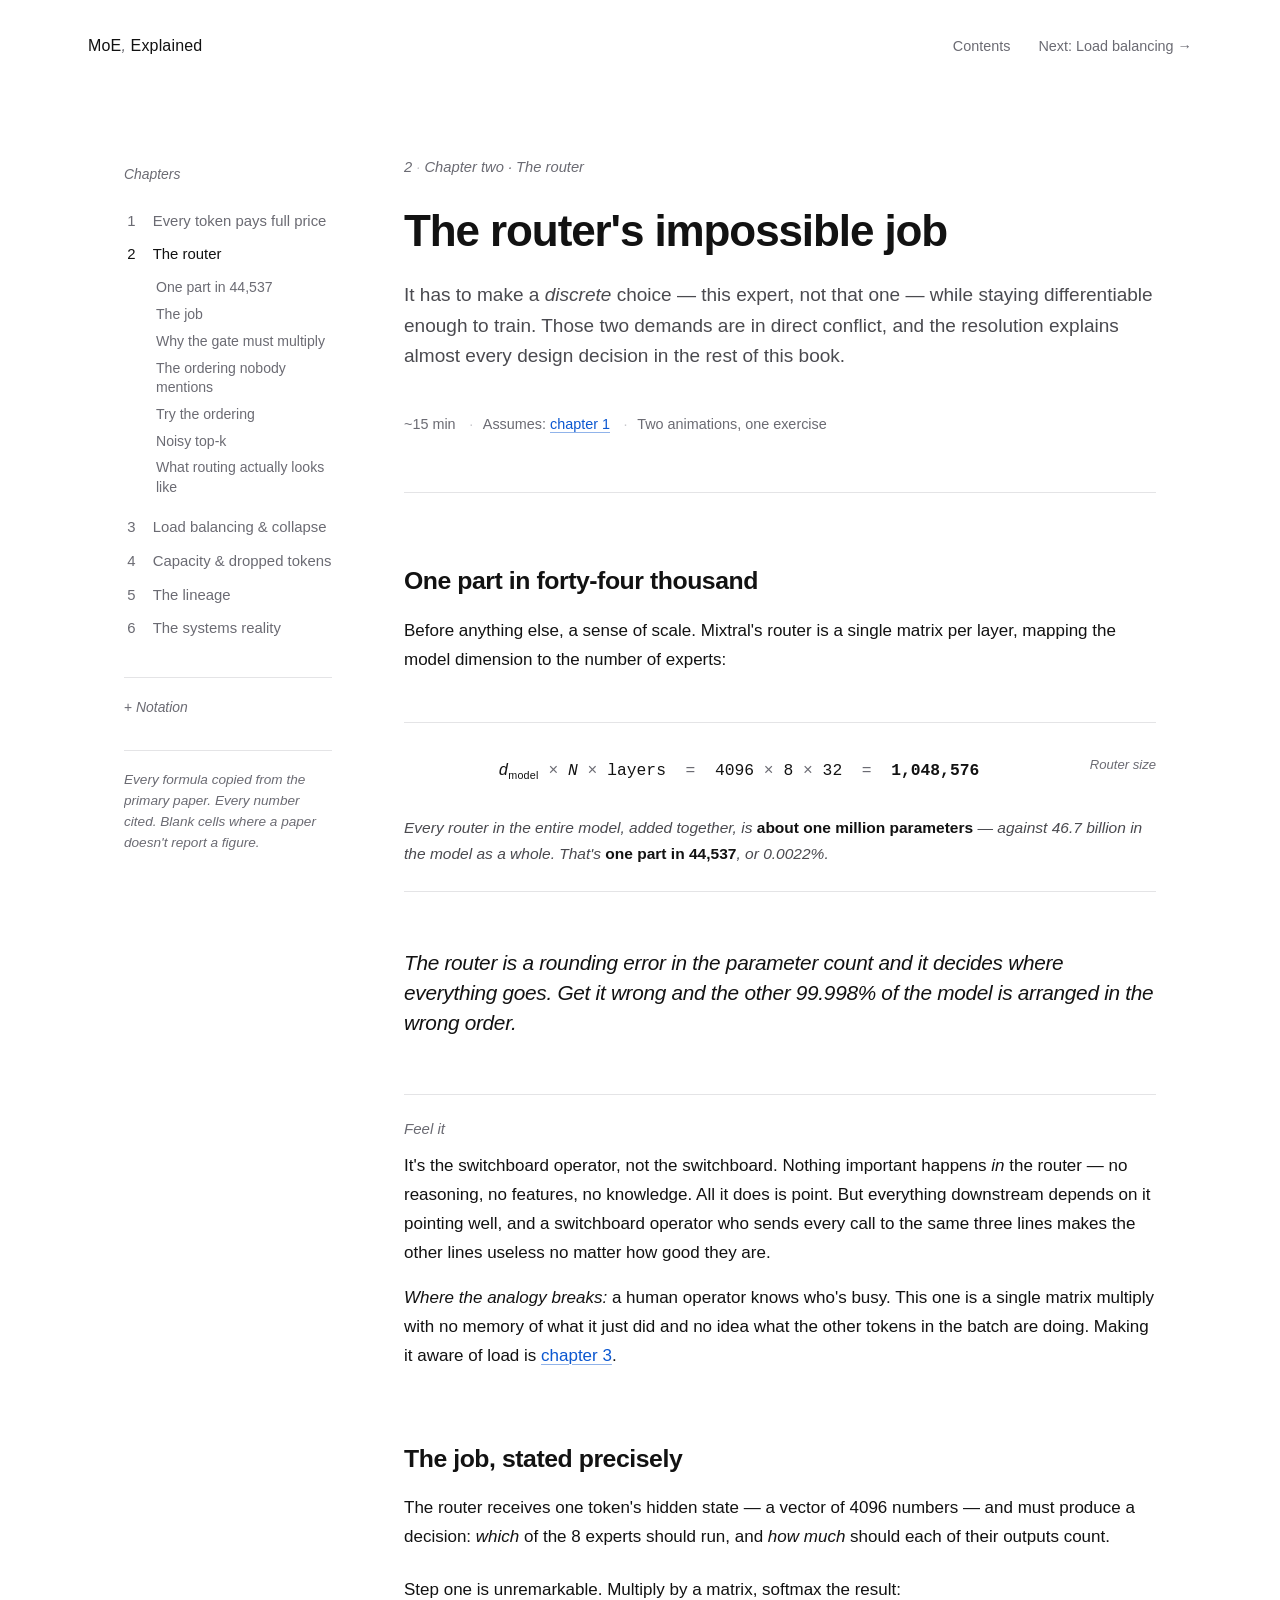
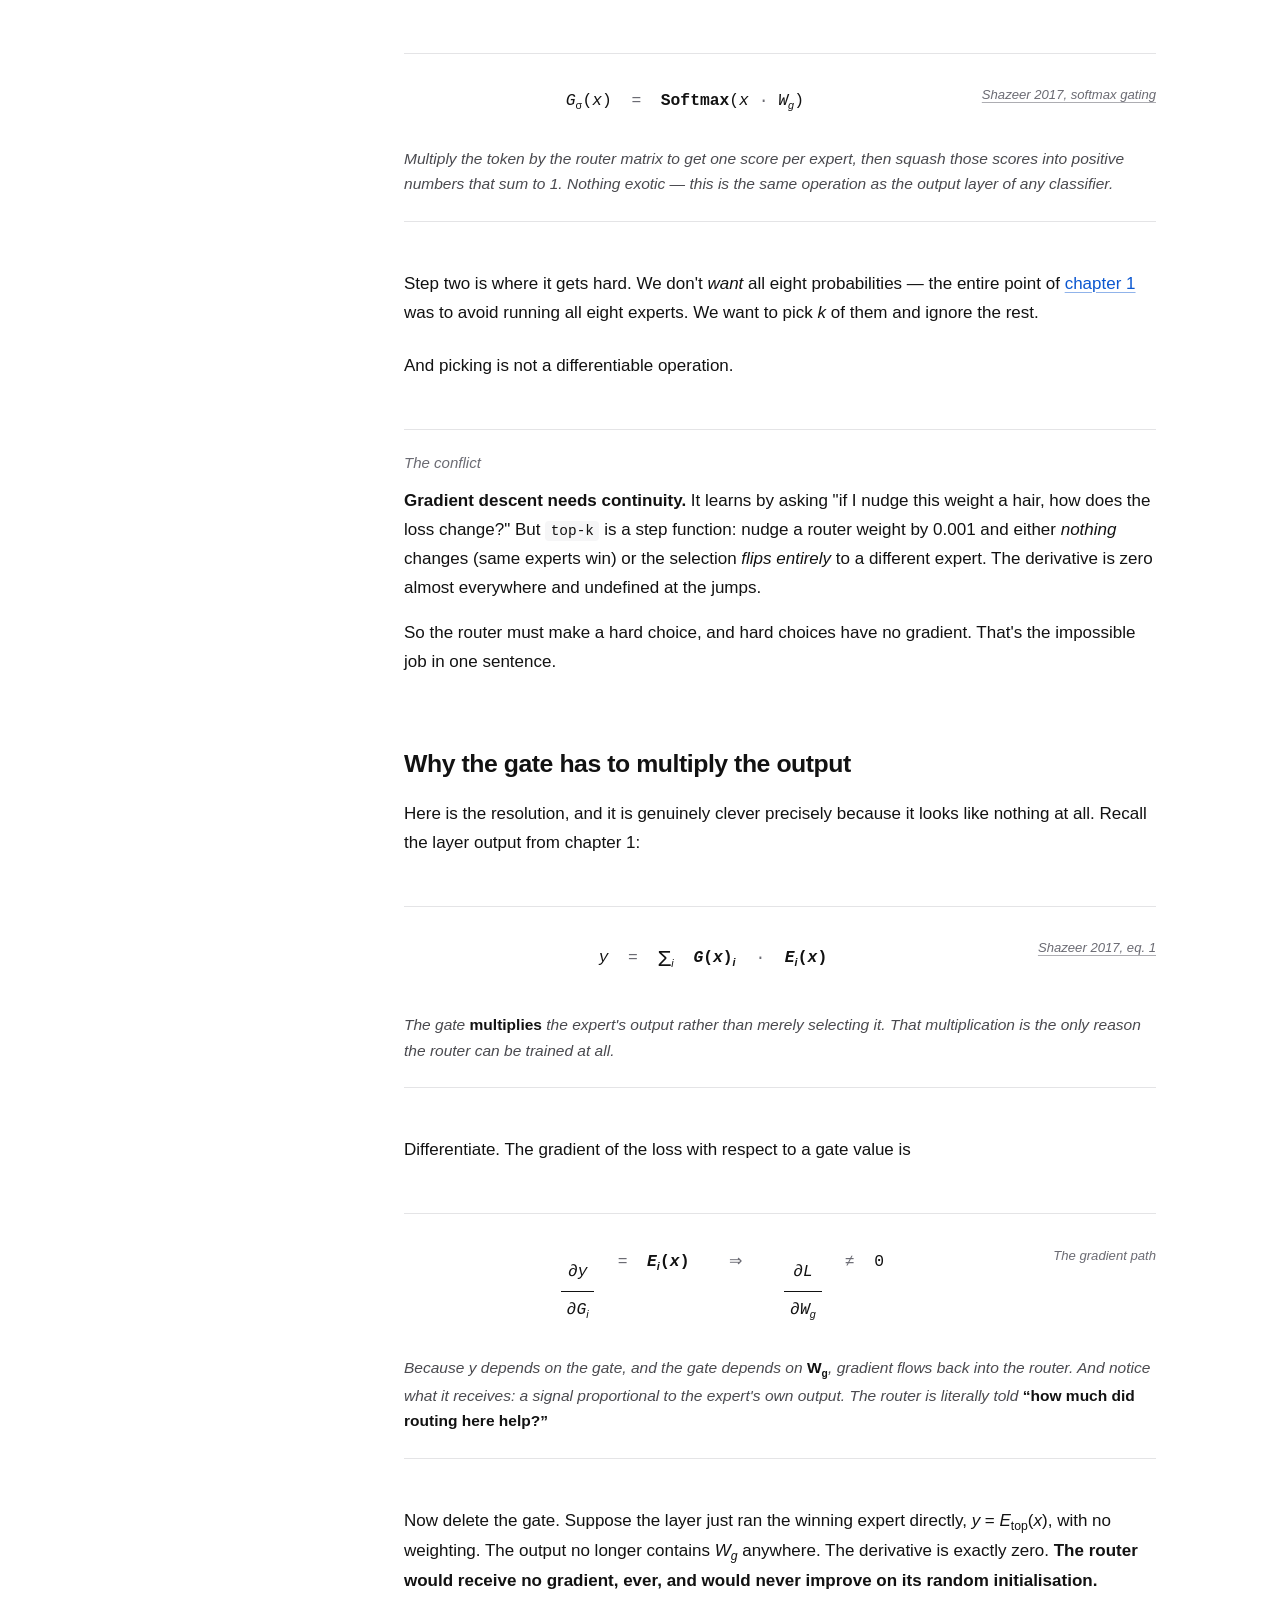
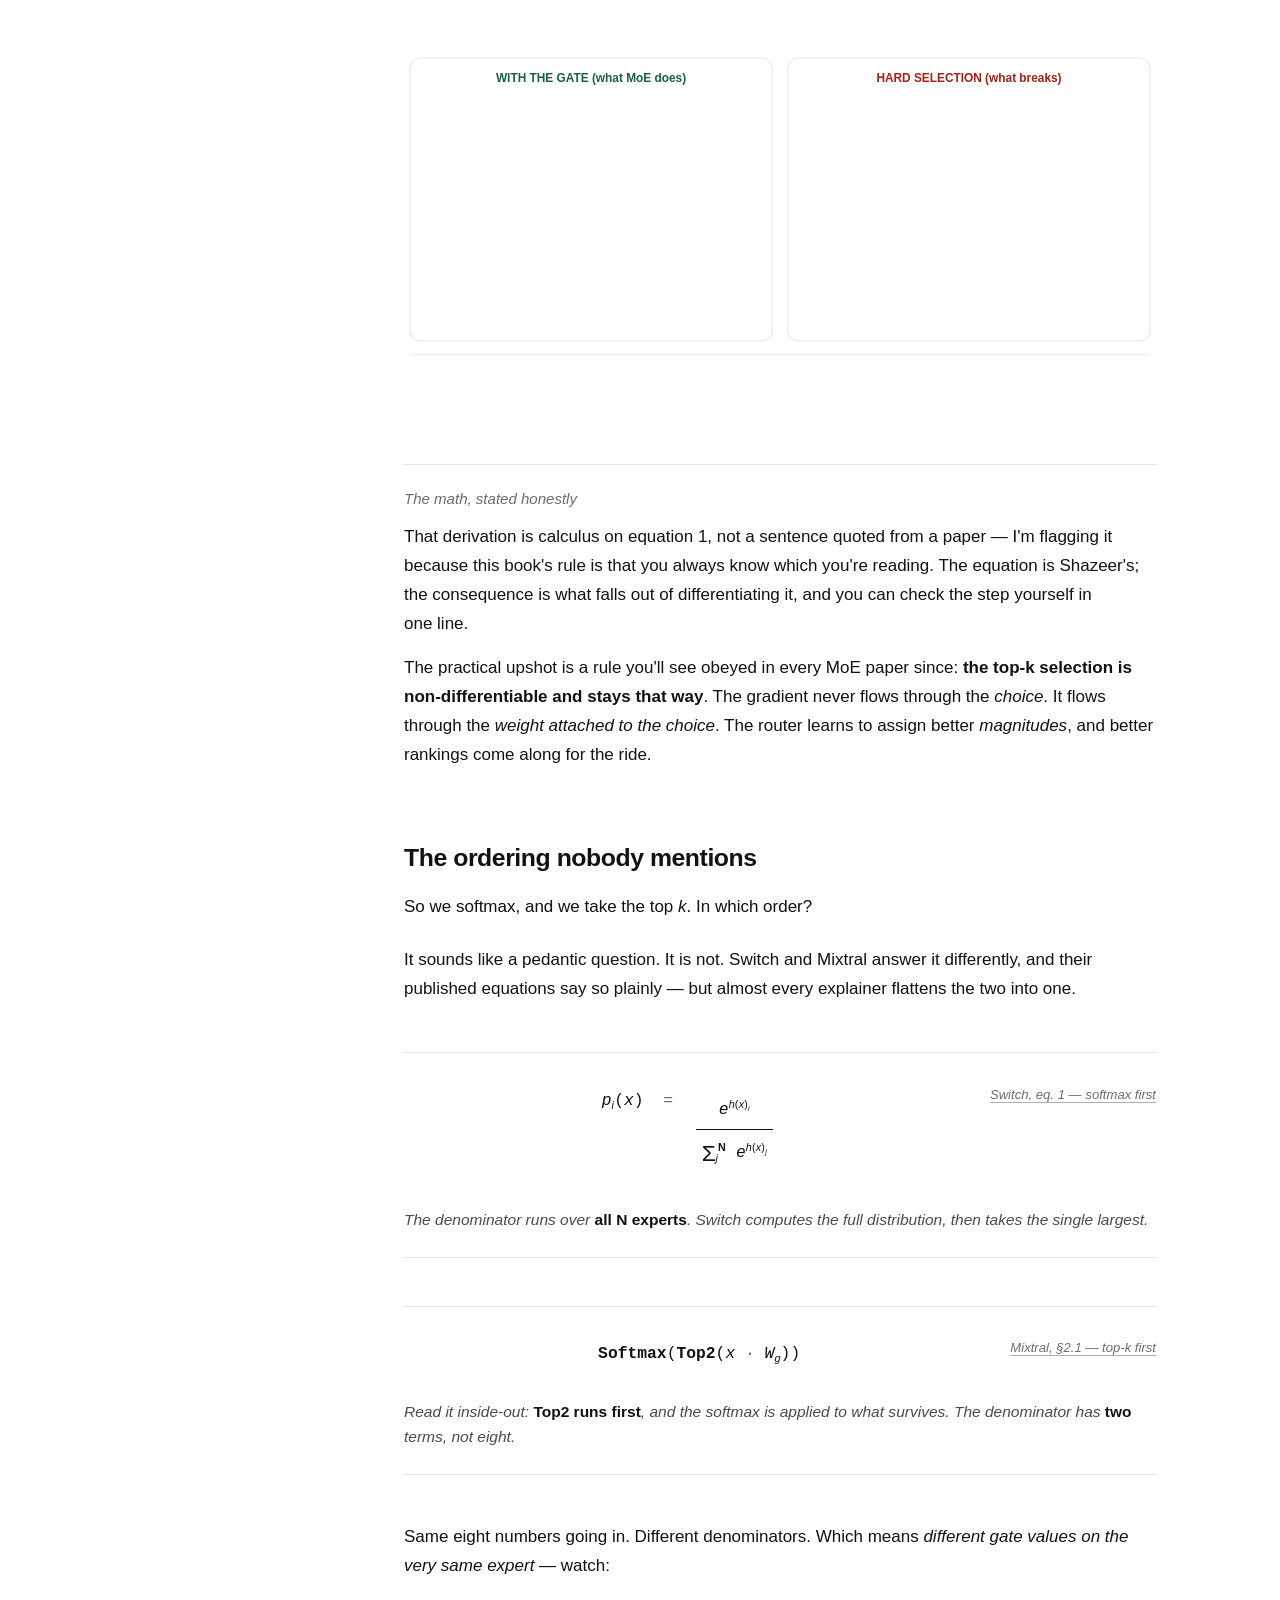
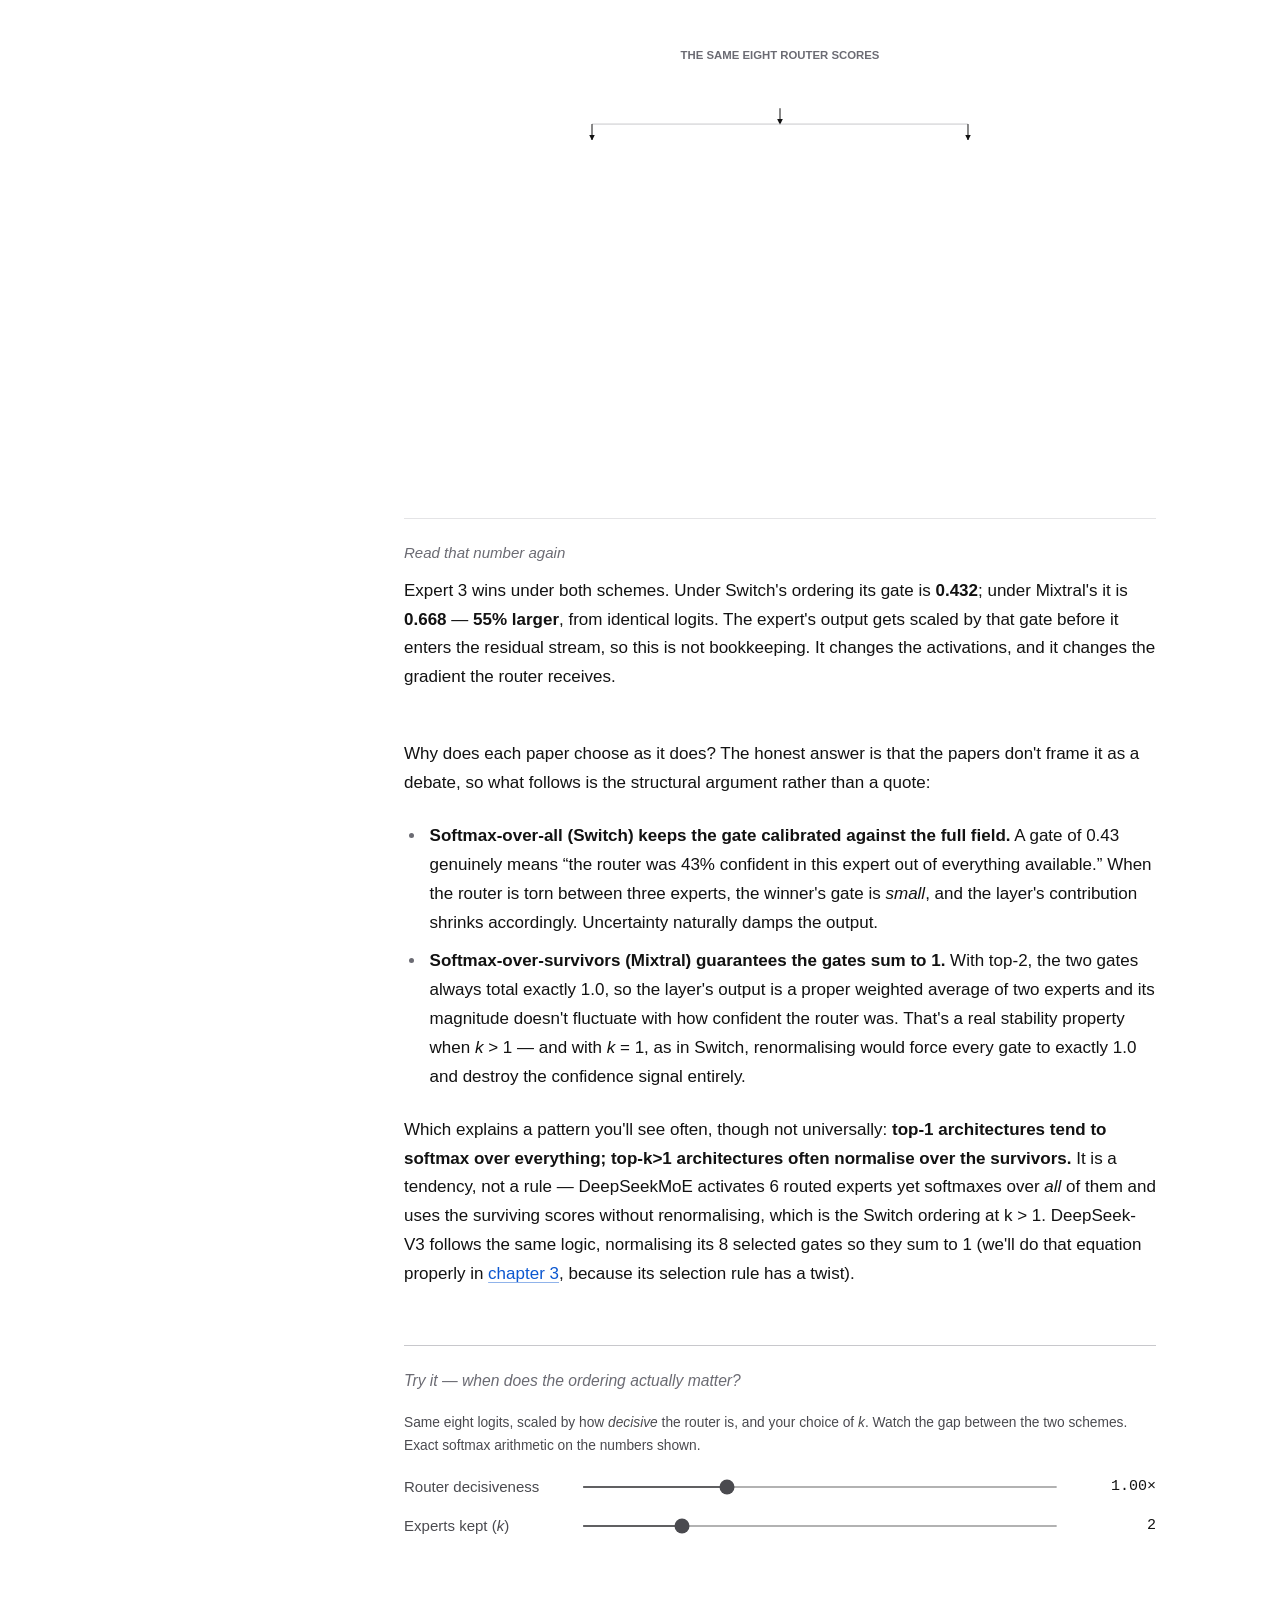
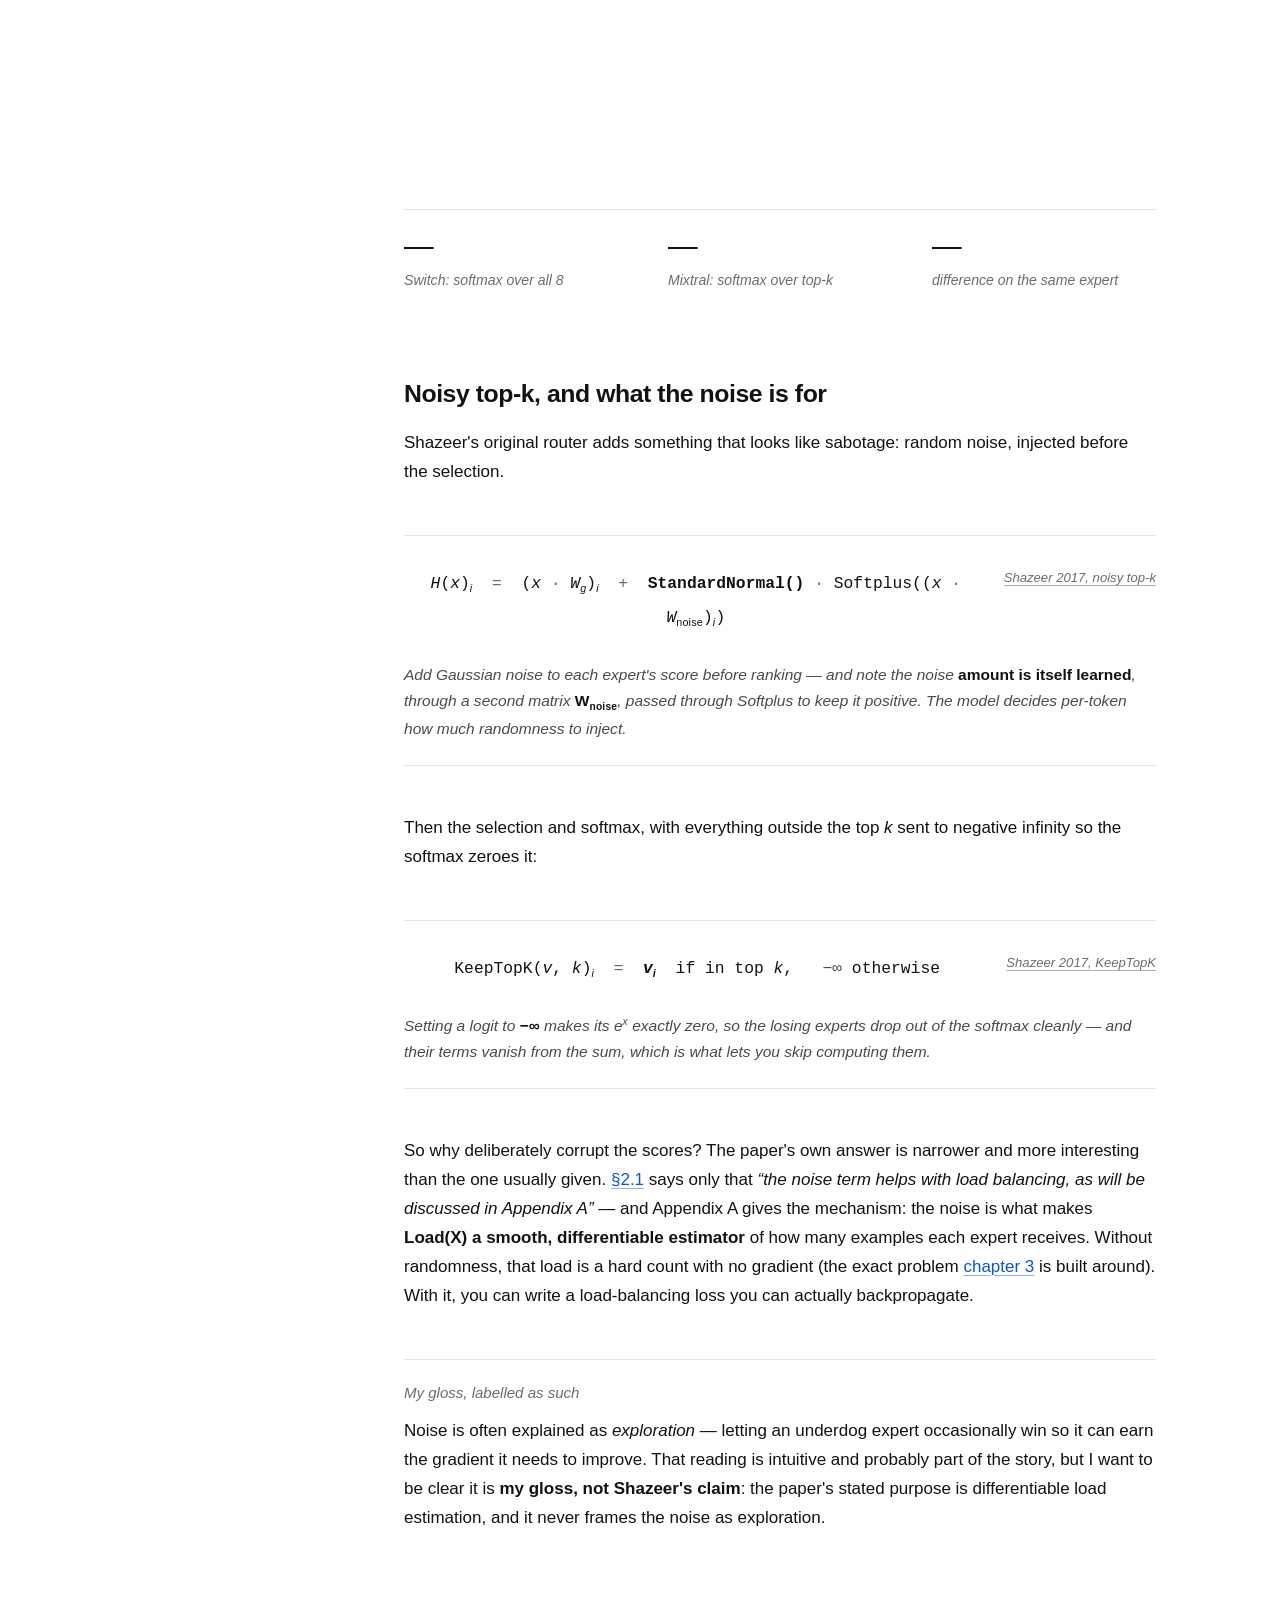
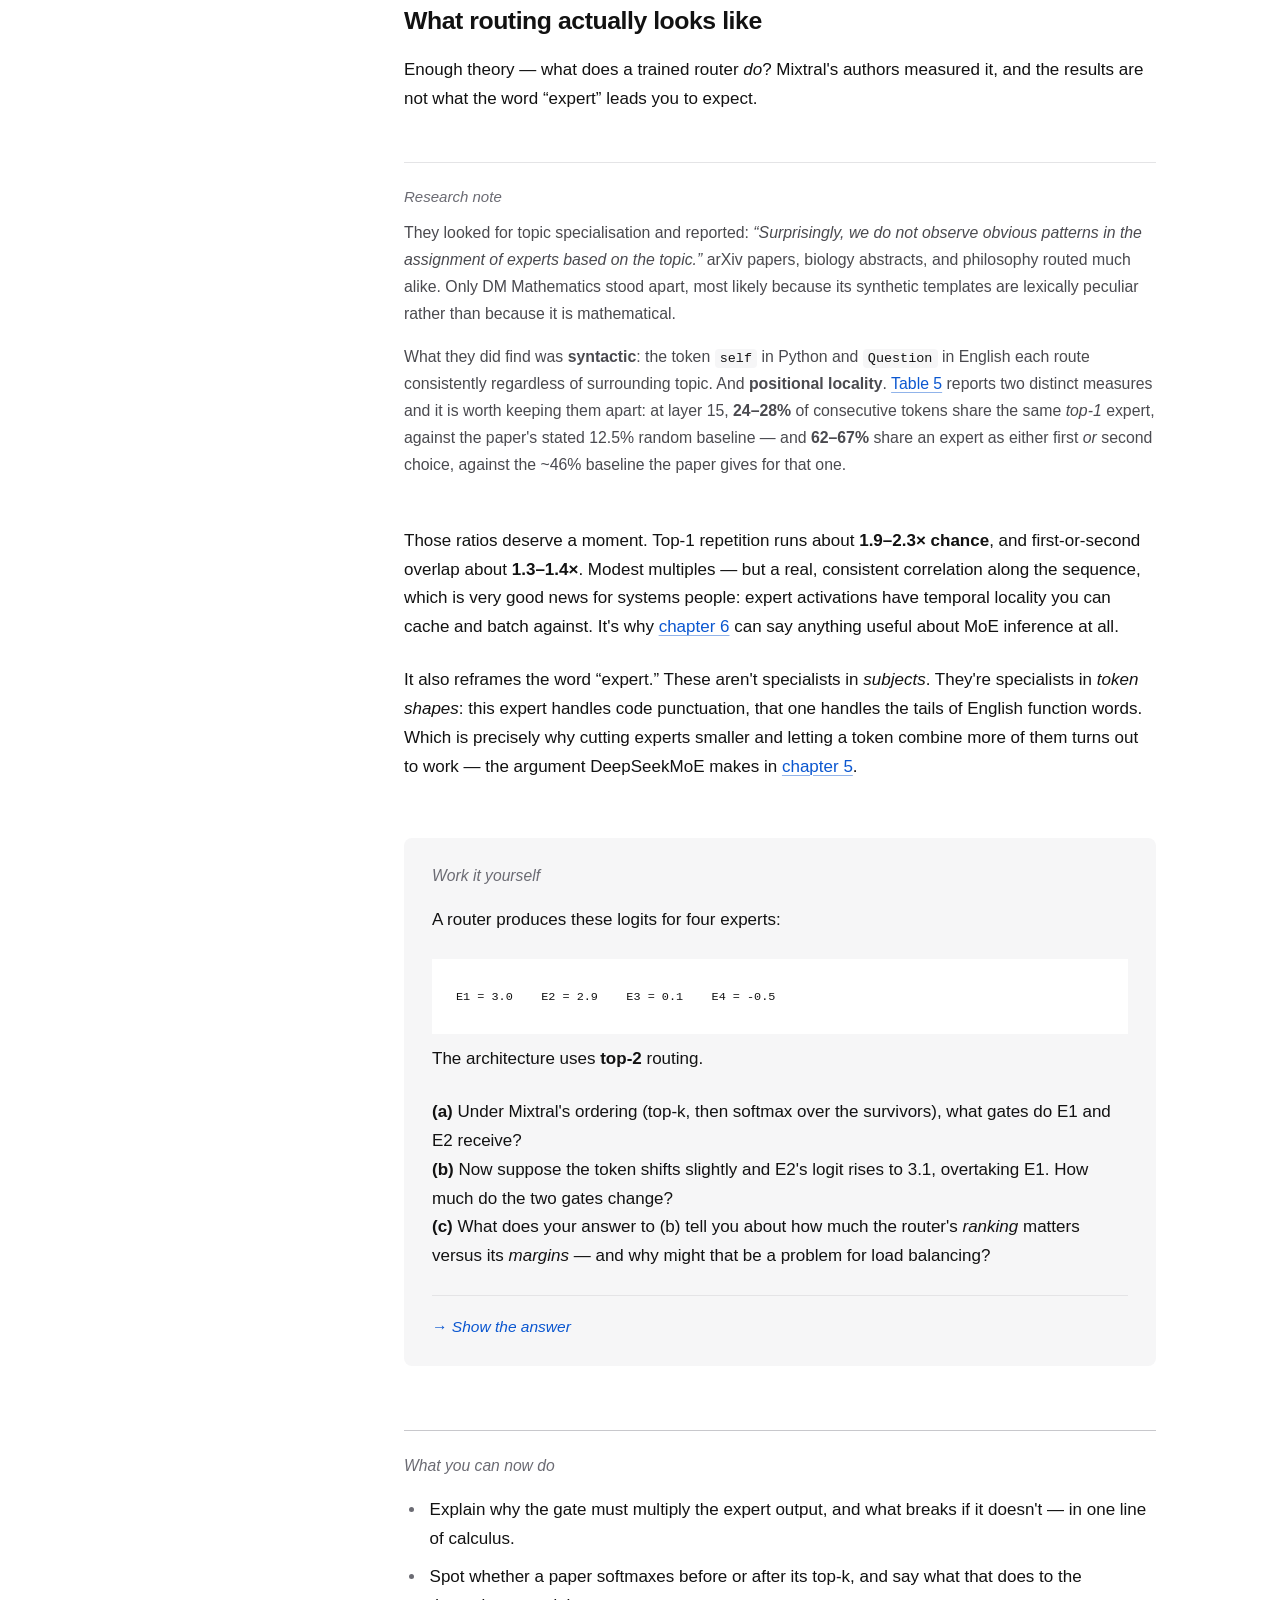
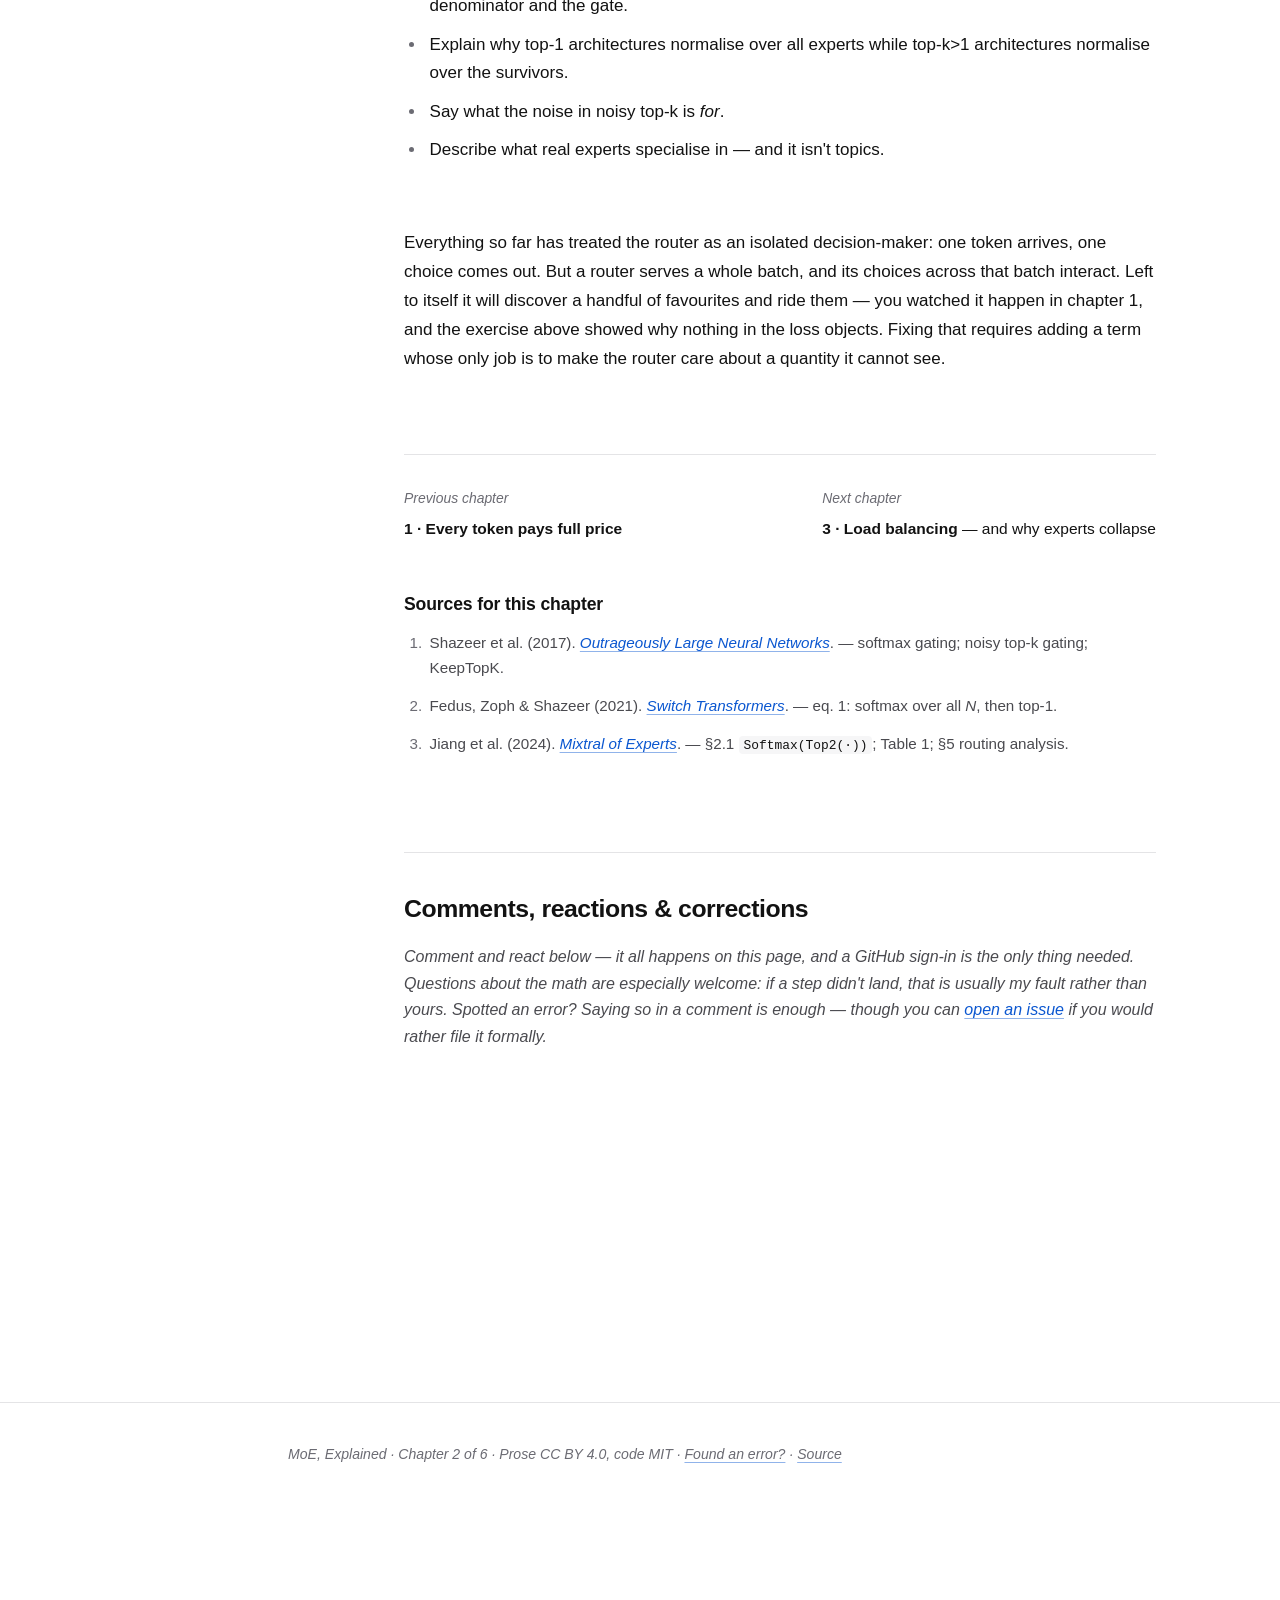
<file: posts/02-the-router.html>
<!doctype html>
<html lang="en">
<head>
<meta charset="utf-8">
<meta name="viewport" content="width=device-width, initial-scale=1">
<title>The router's impossible job — MoE, Explained ch.2</title>
<meta name="description" content="One matrix, one part in forty-five thousand of the model, deciding where every token goes — while staying differentiable enough to train.">
<link rel="icon" href="data:image/svg+xml,<svg xmlns=%22http://www.w3.org/2000/svg%22 viewBox=%220 0 100 100%22><text y=%22.9em%22 font-size=%2290%22>🔀</text></svg>">
<link rel="canonical" href="https://noman654.github.io/moe-explained/posts/02-the-router.html">
<meta property="og:type" content="article">
<meta property="og:site_name" content="MoE, Explained">
<meta property="og:title" content="The router's impossible job — MoE, Explained ch.2">
<meta property="og:description" content="One matrix, one part in forty-five thousand of the model, deciding where every token goes — while staying differentiable enough to train.">
<meta property="og:url" content="https://noman654.github.io/moe-explained/posts/02-the-router.html">
<meta property="og:image" content="https://noman654.github.io/moe-explained/assets/social-card.png">
<meta property="og:image:width" content="1200">
<meta property="og:image:height" content="630">
<meta name="twitter:card" content="summary_large_image">
<meta name="twitter:title" content="The router's impossible job — MoE, Explained ch.2">
<meta name="twitter:description" content="One matrix, one part in forty-five thousand of the model, deciding where every token goes — while staying differentiable enough to train.">
<meta name="twitter:image" content="https://noman654.github.io/moe-explained/assets/social-card.png">
<link rel="stylesheet" href="../assets/moe.css">
</head>
<body>

<div class="progressrail" aria-hidden="true"><span id="prog"></span></div>

<header class="masthead">
  <div class="wrap">
    <a class="brand" href="../index.html">MoE<em>,</em> Explained</a>
    <nav aria-label="Site">
      <a href="../index.html">Contents</a>
      <a href="03-load-balancing.html">Next: Load balancing &rarr;</a>
    </nav>
  </div>
</header>

<div class="book">

  <nav class="booknav" aria-label="Table of contents">
    <details open>
      <summary>Contents</summary>
      <p class="navtitle">Chapters</p>
      <ol>
        <li><a href="01-why-moe.html">Every token pays full price</a></li>
        <li><a href="02-the-router.html" aria-current="page">The router</a>
          <ul class="inchap">
            <li><a href="#tiny">One part in 44,537</a></li>
            <li><a href="#job">The job</a></li>
            <li><a href="#gradient">Why the gate must multiply</a></li>
            <li><a href="#ordering">The ordering nobody mentions</a></li>
            <li><a href="#ordering">Try the ordering</a></li>
            <li><a href="#noisy">Noisy top-k</a></li>
            <li><a href="#reality">What routing actually looks like</a></li>
          </ul>
        </li>
        <li><a href="03-load-balancing.html">Load balancing &amp; collapse</a></li>
        <li><a href="04-capacity-factor.html">Capacity &amp; dropped tokens</a></li>
        <li><a href="05-the-lineage.html">The lineage</a></li>
        <li><a href="06-systems-reality.html">The systems reality</a></li>
      </ol>
      <details class="notation">
        <summary>Notation</summary>
        <dl>
          <dt>N</dt><dd>number of experts in a layer</dd>
          <dt>k</dt><dd>experts activated per token (top-k)</dd>
          <dt>x</dt><dd>one token's hidden state</dd>
          <dt>W<sub>g</sub></dt><dd>the router matrix</dd>
          <dt>G(x)<sub>i</sub>, g<sub>i</sub></dt><dd>gate value for expert i</dd>
          <dt>E<sub>i</sub></dt><dd>expert i, as a function</dd>
          <dt>f<sub>i</sub></dt><dd>fraction of tokens <em>dispatched</em> to expert i</dd>
          <dt>P<sub>i</sub></dt><dd>fraction of router <em>probability</em> to expert i</dd>
          <dt>&alpha;</dt><dd>auxiliary-loss coefficient</dd>
          <dt>C</dt><dd>expert capacity, in token slots</dd>
          <dt>d<sub>model</sub></dt><dd>model dimension (4096 in Mixtral)</dd>
          <dt>d<sub>ff</sub></dt><dd>FFN hidden dimension (14336)</dd>
        </dl>
        <p class="nsub">Background terms &mdash; used by this book, built elsewhere</p>
        <dl class="nbg">
          <dt>token</dt><dd>a chunk of text (~&frac34; of a word) — the unit a model processes</dd>
          <dt>logit</dt><dd>a raw, unnormalised score, before softmax turns it into a weight</dd>
          <dt>softmax</dt><dd>turns a list of scores into positive weights that sum to 1</dd>
          <dt>residual</dt><dd>the "main line" a token travels along; layers add to it rather than replace it, so skipping a layer is harmless</dd>
          <dt>loss</dt><dd>one number saying how wrong the model was. Training = nudging weights to make it smaller</dd>
          <dt>gradient</dt><dd>which way to nudge each weight, and how hard, to reduce the loss</dd>
          <dt>differentiable</dt><dd>has a gradient. A hard count (an argmax, a tally) does not — this is the whole tension in ch.3</dd>
          <dt>autograd</dt><dd>the machinery that tracks which quantities carry gradients</dd>
          <dt>cross-entropy</dt><dd>the loss for "predict the next token" — the model's actual job</dd>
          <dt>collective</dt><dd>an operation every device does together (all-reduce, all-to-all)</dd>
          <dt>roofline</dt><dd>the ceiling on delivered performance: you are limited by compute or by memory bandwidth, whichever binds first</dd>
          <dt>machine balance</dt><dd>the crossover between those two, in FLOPs per byte moved (~148 on an H100)</dd>
          <dt>prefill / decode</dt><dd>reading the prompt all at once vs. generating one token at a time. Decode is the memory-bound one</dd>
        </dl>
        <p class="ncaveat">Careful with <b>E</b>: this book uses it for an expert
        (<b>E<sub>i</sub></b>), but GShard's papers use <b>E</b> for the expert
        <em>count</em> — where this book writes <b>N</b>. Quoted formulas keep their
        paper's notation.</p>
      </details>
      <p class="navfoot">Every formula copied from the primary paper. Every number
      cited. Blank cells where a paper doesn't report a figure.</p>
    </details>
  </nav>

  <main>

  <div class="chapmark"><span class="n">2</span><span class="l">Chapter two &middot; The router</span></div>
  <h1>The router's impossible job</h1>
  <p class="standfirst">It has to make a <em>discrete</em> choice &mdash; this expert,
  not that one &mdash; while staying differentiable enough to train. Those two demands
  are in direct conflict, and the resolution explains almost every design decision in
  the rest of this book.</p>
  <p class="byline">
    <span>~15 min</span>
    <span>Assumes: <a href="01-why-moe.html">chapter 1</a></span>
    <span>Two animations, one exercise</span>
  </p>

  <h2 id="tiny">One part in forty-four thousand</h2>

  <p>Before anything else, a sense of scale. Mixtral's router is a single matrix per
  layer, mapping the model dimension to the number of experts:</p>

  <div class="eq">
    <span class="label">Router size</span>
    <div class="body">
      <span class="v">d</span><sub>model</sub> <span class="op">&times;</span>
      <span class="v">N</span> <span class="op">&times;</span> layers
      &nbsp;<span class="op">=</span>&nbsp;
      4096 <span class="op">&times;</span> 8 <span class="op">&times;</span> 32
      &nbsp;<span class="op">=</span>&nbsp;
      <span class="hl-router">1,048,576</span>
    </div>
    <div class="say">Every router in the entire model, added together, is
    <b>about one million parameters</b> &mdash; against 46.7 billion in the model as a
    whole. That's <b>one part in 44,537</b>, or 0.0022%.</div>
  </div>

  <p class="pull">The router is a rounding error in the parameter count and it decides
  where <em>everything</em> goes. Get it wrong and the other 99.998% of the model is
  arranged in the wrong order.</p>

  <div class="rung feel">
    <span class="tag">Feel it</span>
    <p>It's the switchboard operator, not the switchboard. Nothing important happens
    <em>in</em> the router &mdash; no reasoning, no features, no knowledge. All it does
    is point. But everything downstream depends on it pointing well, and a switchboard
    operator who sends every call to the same three lines makes the other lines
    useless no matter how good they are.</p>
    <p><em>Where the analogy breaks:</em> a human operator knows who's busy. This one
    is a single matrix multiply with no memory of what it just did and no idea what
    the other tokens in the batch are doing. Making it aware of load is
    <a href="03-load-balancing.html">chapter 3</a>.</p>
  </div>

  <h2 id="job">The job, stated precisely</h2>

  <p>The router receives one token's hidden state &mdash; a vector of 4096 numbers
  &mdash; and must produce a decision: <em>which</em> of the 8 experts should run, and
  <em>how much</em> should each of their outputs count.</p>

  <p>Step one is unremarkable. Multiply by a matrix, softmax the result:</p>

  <div class="eq">
    <span class="label"><a href="https://arxiv.org/abs/1701.06538">Shazeer 2017, softmax gating</a></span>
    <div class="body">
      <span class="v">G</span><sub>&sigma;</sub>(<span class="v">x</span>)
      &nbsp;<span class="op">=</span>&nbsp;
      <span class="hl-router">Softmax</span>(<span class="v">x</span>
      <span class="op">&middot;</span>
      <span class="v">W</span><sub><span class="v">g</span></sub>)
    </div>
    <div class="say">Multiply the token by the router matrix to get one score per
    expert, then squash those scores into positive numbers that sum to 1. Nothing
    exotic &mdash; this is the same operation as the output layer of any classifier.</div>
  </div>

  <p>Step two is where it gets hard. We don't <em>want</em> all eight probabilities
  &mdash; the entire point of <a href="01-why-moe.html">chapter 1</a> was to avoid
  running all eight experts. We want to pick <span class="v">k</span> of them and
  ignore the rest.</p>

  <p>And picking is not a differentiable operation.</p>

  <div class="rung gotcha">
    <span class="tag">The conflict</span>
    <p><strong>Gradient descent needs continuity.</strong> It learns by asking "if I
    nudge this weight a hair, how does the loss change?" But <code>top-k</code> is a
    step function: nudge a router weight by 0.001 and either <em>nothing</em> changes
    (same experts win) or the selection <em>flips entirely</em> to a different expert.
    The derivative is zero almost everywhere and undefined at the jumps.</p>
    <p>So the router must make a hard choice, and hard choices have no gradient.
    That's the impossible job in one sentence.</p>
  </div>

  <h2 id="gradient">Why the gate has to multiply the output</h2>

  <p>Here is the resolution, and it is genuinely clever precisely because it looks
  like nothing at all. Recall the layer output from chapter 1:</p>

  <div class="eq">
    <span class="label"><a href="https://arxiv.org/abs/1701.06538">Shazeer 2017, eq. 1</a></span>
    <div class="body">
      <span class="v">y</span> &nbsp;<span class="op">=</span>&nbsp;
      <span class="big">&Sigma;</span><sub><span class="v">i</span></sub>
      &nbsp;<span class="hl-router"><span class="v">G</span>(<span class="v">x</span>)<sub><span class="v">i</span></sub></span>
      &nbsp;<span class="op">&middot;</span>&nbsp;
      <span class="hl-active"><span class="v">E</span><sub><span class="v">i</span></sub>(<span class="v">x</span>)</span>
    </div>
    <div class="say">The gate <b>multiplies</b> the expert's output rather than merely
    selecting it. That multiplication is the only reason the router can be trained
    at all.</div>
  </div>

  <p>Differentiate. The gradient of the loss with respect to a gate value is</p>

  <div class="eq">
    <span class="label">The gradient path</span>
    <div class="body">
      <span class="frac"><span>&part;<span class="v">y</span></span><span>&part;<span class="v">G</span><sub><span class="v">i</span></sub></span></span>
      &nbsp;<span class="op">=</span>&nbsp;
      <span class="hl-active"><span class="v">E</span><sub><span class="v">i</span></sub>(<span class="v">x</span>)</span>
      &nbsp;&nbsp;&nbsp;<span class="op">&rArr;</span>&nbsp;&nbsp;&nbsp;
      <span class="frac"><span>&part;<span class="v">L</span></span><span>&part;<span class="v">W</span><sub><span class="v">g</span></sub></span></span>
      &nbsp;<span class="op">&ne;</span>&nbsp; 0
    </div>
    <div class="say">Because <i>y</i> depends on the gate, and the gate depends on
    <b>W<sub>g</sub></b>, gradient flows back into the router. And notice <i>what</i>
    it receives: a signal proportional to the expert's own output. The router is
    literally told <b>“how much did routing here help?”</b></div>
  </div>

  <p>Now delete the gate. Suppose the layer just ran the winning expert directly,
  <span class="v">y</span> = <span class="v">E</span><sub>top</sub>(<span class="v">x</span>),
  with no weighting. The output no longer contains
  <span class="v">W</span><sub><span class="v">g</span></sub> anywhere. The derivative
  is exactly zero. <strong>The router would receive no gradient, ever, and would never
  improve on its random initialisation.</strong></p>

  <figure class="anim" id="anim1">
    <svg viewBox="0 0 760 360" role="img" aria-label="Two versions of an MoE layer side by side. On the left the gate multiplies the expert output, so gradient flows backward through the gate into the router matrix and the router learns. On the right the expert is selected without a gate, the output does not depend on the router matrix, and the backward gradient stops dead.">
      <defs>
        <marker id="r1f" viewBox="0 0 10 10" refX="9" refY="5" markerWidth="7" markerHeight="7" orient="auto">
          <path d="M0,0 L10,5 L0,10 z" fill="currentColor"/>
        </marker>
        <marker id="r1g" viewBox="0 0 10 10" refX="9" refY="5" markerWidth="7" markerHeight="7" orient="auto">
          <path d="M0,0 L10,5 L0,10 z" fill="var(--ok)"/>
        </marker>
        <marker id="r1x" viewBox="0 0 10 10" refX="9" refY="5" markerWidth="7" markerHeight="7" orient="auto">
          <path d="M0,0 L10,5 L0,10 z" fill="var(--danger)"/>
        </marker>
      </defs>

      <rect x="6" y="6" width="366" height="286" rx="10" fill="none" stroke="var(--rule)"/>
      <rect x="388" y="6" width="366" height="286" rx="10" fill="none" stroke="var(--rule)"/>
      <text x="189" y="30" text-anchor="middle" font-family="var(--sans)" font-size="12" font-weight="700" fill="var(--ok)">WITH THE GATE  (what MoE does)</text>
      <text x="571" y="30" text-anchor="middle" font-family="var(--sans)" font-size="12" font-weight="700" fill="var(--danger)">HARD SELECTION  (what breaks)</text>

      <g id="r1-cols"></g>

      <g id="r1-verdict" class="node">
        <line x1="6" y1="306" x2="754" y2="306" stroke="var(--rule)"/>
        <text id="r1-v1" x="20" y="328" font-family="var(--sans)" font-size="12" fill="var(--ok)"></text>
        <text id="r1-v2" x="402" y="328" font-family="var(--sans)" font-size="12" fill="var(--danger)"></text>
      </g>
    </svg>
  </figure>

  <div class="rung math">
    <span class="tag">The math, stated honestly</span>
    <p>That derivation is calculus on equation 1, not a sentence quoted from a paper
    &mdash; I'm flagging it because this book's rule is that you always know which
    you're reading. The equation is Shazeer's; the consequence is what falls out of
    differentiating it, and you can check the step yourself in one line.</p>
    <p>The practical upshot is a rule you'll see obeyed in every MoE paper since:
    <strong>the top-k selection is non-differentiable and stays that way</strong>. The
    gradient never flows through the <em>choice</em>. It flows through the
    <em>weight attached to the choice</em>. The router learns to assign better
    <em>magnitudes</em>, and better rankings come along for the ride.</p>
  </div>

  <h2 id="ordering">The ordering nobody mentions</h2>

  <p>So we softmax, and we take the top <span class="v">k</span>. In which order?</p>

  <p>It sounds like a pedantic question. It is not. Switch and Mixtral answer it
  differently, and their published equations say so plainly &mdash; but almost every
  explainer flattens the two into one.</p>

  <div class="eq">
    <span class="label"><a href="https://arxiv.org/abs/2101.03961">Switch, eq. 1 &mdash; softmax first</a></span>
    <div class="body">
      <span class="v">p</span><sub><span class="v">i</span></sub>(<span class="v">x</span>)
      &nbsp;<span class="op">=</span>&nbsp;
      <span class="frac">
        <span><span class="v">e</span><sup><span class="v">h</span>(<span class="v">x</span>)<sub><span class="v">i</span></sub></sup></span>
        <span><span class="big">&Sigma;</span><sub><span class="v">j</span></sub><sup><span class="hl-router">N</span></sup> <span class="v">e</span><sup><span class="v">h</span>(<span class="v">x</span>)<sub><span class="v">j</span></sub></sup></span>
      </span>
    </div>
    <div class="say">The denominator runs over <b>all N experts</b>. Switch computes
    the full distribution, <i>then</i> takes the single largest.</div>
  </div>

  <div class="eq">
    <span class="label"><a href="https://arxiv.org/abs/2401.04088">Mixtral, &sect;2.1 &mdash; top-k first</a></span>
    <div class="body">
      <span class="hl-router">Softmax</span>(<span class="hl-active">Top2</span>(<span class="v">x</span>
      <span class="op">&middot;</span> <span class="v">W</span><sub><span class="v">g</span></sub>))
    </div>
    <div class="say">Read it inside-out: <b>Top2 runs first</b>, and the softmax is
    applied to what survives. The denominator has <b>two</b> terms, not eight.</div>
  </div>

  <p>Same eight numbers going in. Different denominators. Which means <em>different
  gate values on the very same expert</em> — watch:</p>

  <figure class="anim" id="anim2">
    <svg viewBox="0 0 760 430" role="img" aria-label="The same eight router scores sent down two paths. Softmaxing over all eight then taking the top one gives expert 3 a gate of 0.432. Taking the top two first then softmaxing over only those gives expert 3 a gate of 0.668. Same winner, different weight, because the denominator has eight terms versus two.">
      <defs>
        <marker id="r2a" viewBox="0 0 10 10" refX="9" refY="5" markerWidth="6" markerHeight="6" orient="auto">
          <path d="M0,0 L10,5 L0,10 z" fill="currentColor"/>
        </marker>
      </defs>
      <text x="380" y="22" text-anchor="middle" font-family="var(--sans)" font-size="11.5" font-weight="700" fill="var(--ink-faint)">THE SAME EIGHT ROUTER SCORES</text>
      <g id="r2-logits"></g>
      <line x1="380" y1="72" x2="380" y2="88" stroke="currentColor" marker-end="url(#r2a)"/>
      <line x1="190" y1="88" x2="570" y2="88" stroke="var(--rule-strong)"/>
      <line x1="190" y1="88" x2="190" y2="104" stroke="currentColor" marker-end="url(#r2a)"/>
      <line x1="570" y1="88" x2="570" y2="104" stroke="currentColor" marker-end="url(#r2a)"/>

      <g id="r2-cols"></g>
    </svg>
  </figure>

  <div class="rung gotcha">
    <span class="tag">Read that number again</span>
    <p>Expert 3 wins under both schemes. Under Switch's ordering its gate is
    <strong>0.432</strong>; under Mixtral's it is <strong>0.668</strong> &mdash;
    <strong>55% larger</strong>, from identical logits. The expert's output gets
    scaled by that gate before it enters the residual stream, so this is not
    bookkeeping. It changes the activations, and it changes the gradient the router
    receives.</p>
  </div>

  <p>Why does each paper choose as it does? The honest answer is that the papers don't
  frame it as a debate, so what follows is the structural argument rather than a quote:</p>

  <ul>
    <li><strong>Softmax-over-all (Switch) keeps the gate calibrated against the full
      field.</strong> A gate of 0.43 genuinely means “the router was 43% confident in
      this expert out of everything available.” When the router is torn between three
      experts, the winner's gate is <em>small</em>, and the layer's contribution shrinks
      accordingly. Uncertainty naturally damps the output.</li>
    <li><strong>Softmax-over-survivors (Mixtral) guarantees the gates sum to 1.</strong>
      With top-2, the two gates always total exactly 1.0, so the layer's output is a
      proper weighted average of two experts and its magnitude doesn't fluctuate with
      how confident the router was. That's a real stability property when
      <span class="v">k</span>&nbsp;&gt;&nbsp;1 &mdash; and with
      <span class="v">k</span>&nbsp;=&nbsp;1, as in Switch, renormalising would force
      every gate to exactly 1.0 and destroy the confidence signal entirely.</li>
  </ul>

  <p>Which explains a pattern you'll see often, though not universally: <strong>top-1
  architectures tend to softmax over everything; top-k&gt;1 architectures often
  normalise over the survivors.</strong> It is a tendency, not a rule &mdash;
  DeepSeekMoE activates 6 routed experts yet softmaxes over <em>all</em> of them and
  uses the surviving scores without renormalising, which is the Switch ordering at
  k&nbsp;&gt;&nbsp;1.
  DeepSeek-V3 follows the same logic, normalising its 8 selected gates so they sum to
  1 (we'll do that equation properly in <a href="03-load-balancing.html">chapter 3</a>,
  because its selection rule has a twist).</p>

  <div class="tryit">
    <h3>Try it &mdash; when does the ordering actually matter?</h3>
    <p style="font-family:var(--sans);font-size:0.86rem;color:var(--ink-soft);margin-bottom:1rem">
    Same eight logits, scaled by how <em>decisive</em> the router is, and your choice of
    <span class="v">k</span>. Watch the gap between the two schemes. Exact softmax
    arithmetic on the numbers shown.</p>

    <div class="ctl">
      <label for="rt">Router decisiveness</label>
      <input type="range" id="rt" min="15" max="300" value="100">
      <output for="rt" id="rto">1.00&times;</output>
    </div>
    <div class="ctl">
      <label for="rk">Experts kept (<span class="v">k</span>)</label>
      <input type="range" id="rk" min="1" max="6" value="2">
      <output for="rk" id="rko">2</output>
    </div>

    <svg id="ordchart" viewBox="0 0 700 200" role="img" aria-label="The winning expert&apos;s gate value under both orderings as router decisiveness and k vary." style="width:100%;height:auto;margin:1rem 0"></svg>

    <div class="stats" style="margin:0">
      <div class="stat"><div class="n" id="oSw">&mdash;</div><div class="l">Switch: softmax over all 8</div></div>
      <div class="stat"><div class="n" id="oMx">&mdash;</div><div class="l">Mixtral: softmax over top-k</div></div>
      <div class="stat"><div class="n" id="oGap">&mdash;</div><div class="l">difference on the same expert</div></div>
    </div>
    <p id="oNote" role="status" style="font-family:var(--sans);font-size:0.82rem;color:var(--ink-soft);margin:0.9rem 0 0"></p>
  </div>

  <h2 id="noisy">Noisy top-k, and what the noise is for</h2>

  <p>Shazeer's original router adds something that looks like sabotage: random noise,
  injected before the selection.</p>

  <div class="eq">
    <span class="label"><a href="https://arxiv.org/abs/1701.06538">Shazeer 2017, noisy top-k</a></span>
    <div class="body">
      <span class="v">H</span>(<span class="v">x</span>)<sub><span class="v">i</span></sub>
      &nbsp;<span class="op">=</span>&nbsp;
      (<span class="v">x</span> <span class="op">&middot;</span> <span class="v">W</span><sub><span class="v">g</span></sub>)<sub><span class="v">i</span></sub>
      &nbsp;<span class="op">+</span>&nbsp;
      <span class="hl-router">StandardNormal()</span>
      <span class="op">&middot;</span>
      Softplus((<span class="v">x</span> <span class="op">&middot;</span> <span class="v">W</span><sub>noise</sub>)<sub><span class="v">i</span></sub>)
    </div>
    <div class="say">Add Gaussian noise to each expert's score before ranking &mdash;
    and note the noise <b>amount is itself learned</b>, through a second matrix
    <b>W<sub>noise</sub></b>, passed through Softplus to keep it positive. The model
    decides per-token how much randomness to inject.</div>
  </div>

  <p>Then the selection and softmax, with everything outside the top
  <span class="v">k</span> sent to negative infinity so the softmax zeroes it:</p>

  <div class="eq">
    <span class="label"><a href="https://arxiv.org/abs/1701.06538">Shazeer 2017, KeepTopK</a></span>
    <div class="body">
      KeepTopK(<span class="v">v</span>, <span class="v">k</span>)<sub><span class="v">i</span></sub>
      &nbsp;<span class="op">=</span>&nbsp;
      <span class="hl-active"><span class="v">v</span><sub><span class="v">i</span></sub></span>
      &nbsp;if in top <span class="v">k</span>,&nbsp;&nbsp;
      <span class="hl-idle">&minus;&infin;</span> otherwise
    </div>
    <div class="say">Setting a logit to <b>&minus;&infin;</b> makes its
    <i>e<sup>x</sup></i> exactly zero, so the losing experts drop out of the softmax
    cleanly &mdash; and their terms vanish from the sum, which is what lets you skip
    computing them.</div>
  </div>

  <p>So why deliberately corrupt the scores? The paper's own answer is narrower and
  more interesting than the one usually given. <a href="https://arxiv.org/abs/2401.04088">&sect;2.1</a> says only that
  <em>&ldquo;the noise term helps with load balancing, as will be discussed in
  Appendix A&rdquo;</em> &mdash; and Appendix A gives the mechanism: the noise is what
  makes <strong>Load(X) a smooth, differentiable estimator</strong> of how many
  examples each expert receives. Without randomness, that load is a hard count with no
  gradient (the exact problem <a href="03-load-balancing.html">chapter 3</a> is built
  around). With it, you can write a load-balancing loss you can actually
  backpropagate.</p>

  <div class="rung math">
    <span class="tag">My gloss, labelled as such</span>
    <p>Noise is often explained as <em>exploration</em> &mdash; letting an underdog
    expert occasionally win so it can earn the gradient it needs to improve. That
    reading is intuitive and probably part of the story, but I want to be clear it is
    <strong>my gloss, not Shazeer's claim</strong>: the paper's stated purpose is
    differentiable load estimation, and it never frames the noise as exploration.</p>
  </div>

  <h2 id="reality">What routing actually looks like</h2>

  <p>Enough theory &mdash; what does a trained router <em>do</em>? Mixtral's authors
  measured it, and the results are not what the word “expert” leads you to expect.</p>

  <div class="rung research">
    <span class="tag">Research note</span>
    <p>They looked for topic specialisation and reported: <em>“Surprisingly, we do not
    observe obvious patterns in the assignment of experts based on the topic.”</em>
    arXiv papers, biology abstracts, and philosophy routed much alike. Only
    DM&nbsp;Mathematics stood apart, most likely because its synthetic templates are
    lexically peculiar rather than because it is mathematical.</p>
    <p>What they did find was <strong>syntactic</strong>: the token <code>self</code>
    in Python and <code>Question</code> in English each route consistently regardless
    of surrounding topic. And <strong>positional locality</strong>. <a href="https://arxiv.org/abs/2401.04088">Table 5</a> reports two
    distinct measures and it is worth keeping them apart: at layer 15,
    <strong>24&ndash;28%</strong> of consecutive tokens share the same <em>top-1</em>
    expert, against the paper's stated 12.5% random baseline &mdash; and
    <strong>62&ndash;67%</strong> share an expert as either first <em>or</em> second
    choice, against the ~46% baseline the paper gives for that one.</p>
  </div>

  <p>Those ratios deserve a moment. Top-1 repetition runs about
  <strong>1.9&ndash;2.3&times; chance</strong>, and first-or-second overlap about
  <strong>1.3&ndash;1.4&times;</strong>. Modest multiples &mdash; but a real,
  consistent correlation along the sequence, which is very good news for systems
  people: expert activations have temporal locality you can cache and batch against.
  It's why <a href="06-systems-reality.html">chapter 6</a> can say anything useful
  about MoE inference at all.</p>

  <p>It also reframes the word “expert.” These aren't specialists in
  <em>subjects</em>. They're specialists in <em>token shapes</em>: this expert handles
  code punctuation, that one handles the tails of English function words. Which is
  precisely why cutting experts smaller and letting a token combine more of them
  turns out to work &mdash; the argument DeepSeekMoE makes in
  <a href="05-the-lineage.html">chapter 5</a>.</p>

  <div class="problem">
    <h3>Work it yourself</h3>
    <p>A router produces these logits for four experts:</p>
    <pre style="margin:0.7rem 0"><code>E1 = 3.0    E2 = 2.9    E3 = 0.1    E4 = -0.5</code></pre>
    <p>The architecture uses <strong>top-2</strong> routing.</p>
    <p><strong>(a)</strong> Under Mixtral's ordering (top-k, then softmax over the
    survivors), what gates do E1 and E2 receive?<br>
    <strong>(b)</strong> Now suppose the token shifts slightly and E2's logit rises to
    3.1, overtaking E1. How much do the two gates change?<br>
    <strong>(c)</strong> What does your answer to (b) tell you about how much the
    router's <em>ranking</em> matters versus its <em>margins</em> &mdash; and why might
    that be a problem for load balancing?</p>
    <details>
      <summary>Show the answer</summary>
      <p><strong>(a)</strong> Softmax over {3.0, 2.9}:
      <code>e³·⁰ = 20.086</code>, <code>e²·⁹ = 18.174</code>, sum
      <code>38.260</code>. So <strong>E1 = 0.525, E2 = 0.475</strong>. Nearly an even
      split, because the logits are nearly equal.</p>
      <p><strong>(b)</strong> Softmax over {3.0, 3.1}: <code>e³·⁰ = 20.086</code>,
      <code>e³·¹ = 22.198</code>, sum <code>42.284</code>. Now
      <strong>E1 = 0.475, E2 = 0.525</strong>. The gates swapped, but each moved only
      <strong>0.05</strong>. The <em>output</em> of the layer barely changed &mdash; it
      was ~52/48 of the same two experts before and is ~48/52 now.</p>
      <p><strong>(c)</strong> Two lessons. First, when the top-k margin is thin the
      exact ranking hardly matters to the output: you get a near-average of both
      experts either way, so the layer is robust to router jitter. That's a feature.</p>
      <p>Second &mdash; and this is the problem &mdash; <strong>the same is not true of
      load.</strong> E3 and E4 got gate 0 in both cases; they were never even
      candidates, and a logit of 0.1 versus 3.0 is a gulf no jitter will close. The
      router's output is smooth, but its <em>dispatch</em> is a hard cliff: you are
      either in the top-2 or you receive nothing at all. A tiny, permanent
      preference for E1 and E2 starves E3 and E4 completely, and nothing in the loss
      so far has noticed. That gap is exactly what
      <a href="03-load-balancing.html">chapter 3</a> closes.</p>
      <p><em>Credit for (c) if you spotted that smooth gates and hard dispatch are
      different things.</em></p>
    </details>
  </div>

  <div class="takeaway">
    <h3>What you can now do</h3>
    <ul>
      <li>Explain why the gate must multiply the expert output, and what breaks if it
        doesn't &mdash; in one line of calculus.</li>
      <li>Spot whether a paper softmaxes before or after its top-k, and say what that
        does to the denominator and the gate.</li>
      <li>Explain why top-1 architectures normalise over all experts while top-k&gt;1
        architectures normalise over the survivors.</li>
      <li>Say what the noise in noisy top-k is <em>for</em>.</li>
      <li>Describe what real experts specialise in &mdash; and it isn't topics.</li>
    </ul>
  </div>

  <p>Everything so far has treated the router as an isolated decision-maker: one
  token arrives, one choice comes out. But a router serves a whole batch, and its
  choices across that batch interact. Left to itself it will discover a handful of
  favourites and ride them &mdash; you watched it happen in chapter 1, and the
  exercise above showed why nothing in the loss objects. Fixing that requires adding a
  term whose only job is to make the router care about a quantity it cannot see.</p>

  <nav class="seriesnav" aria-label="Chapter navigation">
    <a href="01-why-moe.html">
      <span class="k">Previous chapter</span>
      <span class="t"><strong>1 &middot; Every token pays full price</strong></span>
    </a>
    <a href="03-load-balancing.html">
      <span class="k">Next chapter</span>
      <span class="t"><strong>3 &middot; Load balancing</strong> &mdash; and why
      experts collapse</span>
    </a>
  </nav>

  <h3>Sources for this chapter</h3>
  <ol class="refs">
    <li>Shazeer et al. (2017).
      <a href="https://arxiv.org/abs/1701.06538"><em>Outrageously Large Neural
      Networks</em></a>. &mdash; softmax gating; noisy top-k gating; KeepTopK.</li>
    <li>Fedus, Zoph &amp; Shazeer (2021).
      <a href="https://arxiv.org/abs/2101.03961"><em>Switch Transformers</em></a>.
      &mdash; eq. 1: softmax over all <em>N</em>, then top-1.</li>
    <li>Jiang et al. (2024).
      <a href="https://arxiv.org/abs/2401.04088"><em>Mixtral of Experts</em></a>.
      &mdash; &sect;2.1 <code>Softmax(Top2(·))</code>; Table 1; &sect;5 routing
      analysis.</li>
  </ol>

  <section class="comments">
    <h2>Comments, reactions &amp; corrections</h2>
    <p class="lede">Comment and react below &mdash; it all happens on this page, and a GitHub sign-in is the only thing needed. Questions about the math are especially welcome: if a step didn't land, that is usually my fault rather than yours. Spotted an error? Saying so in a comment is enough &mdash; though you can <a href="https://github.com/Noman654/moe-explained/issues/new">open an issue</a> if you would rather file it formally.</p>
    <div id="giscus-mount"></div>
  </section>

  </main>
</div>

<footer class="site"><div class="wrap">
  MoE, Explained &middot; Chapter 2 of 6 &middot; Prose CC BY 4.0, code MIT &middot;
  <a href="https://github.com/Noman654/moe-explained/issues/new">Found an error?</a> &middot;
  <a href="https://github.com/Noman654/moe-explained">Source</a>
</div></footer>

<script src="../assets/anim.js"></script>
<script src="../assets/comments.js"></script>
<script>
/* reading progress */
(function () {
  var bar = document.getElementById('prog'), art = document.querySelector('article');
  function upd() {
    var h = art.offsetHeight - window.innerHeight;
    var p = h > 0 ? (window.scrollY - art.offsetTop) / h : 0;
    bar.style.width = Math.max(0, Math.min(1, p)) * 100 + '%';
  }
  addEventListener('scroll', upd, { passive: true });
  addEventListener('resize', upd); upd();
})();

/* ============ ANIMATION 1 — the gradient path, with and without ============ */
(function () {
  var SVG = 'http://www.w3.org/2000/svg';
  var cols = document.getElementById('r1-cols');

  // Two identical stacks; only the gate node and the backward path differ.
  function stack(x0, gated) {
    var g = document.createElementNS(SVG, 'g'), cx = x0 + 183;
    var nodes = {};
    function box(y, h, label, sub, key, fill, stroke, ink) {
      var r = document.createElementNS(SVG, 'rect');
      r.setAttribute('x', cx - 78); r.setAttribute('y', y);
      r.setAttribute('width', 156); r.setAttribute('height', h);
      r.setAttribute('rx', 6); r.setAttribute('fill', fill); r.setAttribute('stroke', stroke);
      r.setAttribute('class', 'node');
      g.appendChild(r);
      var t = document.createElementNS(SVG, 'text');
      t.setAttribute('x', cx); t.setAttribute('y', y + (sub ? 19 : h / 2 + 4));
      t.setAttribute('text-anchor', 'middle');
      t.setAttribute('font-family', 'var(--sans)'); t.setAttribute('font-size', '11.5');
      t.setAttribute('fill', ink || stroke); t.setAttribute('font-weight', '700');
      t.textContent = label; g.appendChild(t);
      if (sub) {
        var s = document.createElementNS(SVG, 'text');
        s.setAttribute('x', cx); s.setAttribute('y', y + 34);
        s.setAttribute('text-anchor', 'middle');
        s.setAttribute('font-family', 'var(--mono)'); s.setAttribute('font-size', '10');
        s.setAttribute('fill', 'var(--ink-soft)'); s.textContent = sub;
        g.appendChild(s);
      }
      nodes[key] = r;
      return r;
    }

    box(44, 26, 'Router  W' + 'g', null, 'router', 'var(--router-soft)', 'var(--router)');
    box(96, 42, gated ? 'gate  g = 0.67' : 'argmax  (no gate)',
        gated ? 'multiplies the output' : 'selects only',
        'gate',
        gated ? 'var(--active-soft)' : 'var(--idle-soft)',
        gated ? 'var(--active)' : 'var(--idle)');
    box(164, 26, 'Expert  E(x)', null, 'expert', 'var(--bg-sunken)', 'var(--rule-strong)', 'currentColor');
    box(214, 26, gated ? 'y = g · E(x)' : 'y = E(x)', null, 'out',
        'var(--bg-sunken)', 'var(--rule-strong)', 'currentColor');

    // forward arrows
    [[70, 96], [138, 164], [190, 214]].forEach(function (p) {
      var l = document.createElementNS(SVG, 'line');
      l.setAttribute('x1', cx); l.setAttribute('y1', p[0]);
      l.setAttribute('x2', cx); l.setAttribute('y2', p[1]);
      l.setAttribute('stroke', 'currentColor'); l.setAttribute('marker-end', 'url(#r1f)');
      l.setAttribute('class', 'node'); g.appendChild(l);
    });

    // backward gradient path, drawn to the left of the stack
    var bx = cx - 96;
    var back = document.createElementNS(SVG, 'path');
    back.setAttribute('d', gated
      ? 'M ' + bx + ' 224 L ' + (bx - 14) + ' 224 L ' + (bx - 14) + ' 117 L ' + bx + ' 117'
      : 'M ' + bx + ' 224 L ' + (bx - 14) + ' 224 L ' + (bx - 14) + ' 180');
    back.setAttribute('fill', 'none');
    back.setAttribute('stroke', gated ? 'var(--ok)' : 'var(--danger)');
    back.setAttribute('stroke-width', '2');
    back.setAttribute('marker-end', gated ? 'url(#r1g)' : 'url(#r1x)');
    back.setAttribute('class', 'node');
    g.appendChild(back);
    nodes.back = back;

    var back2 = document.createElementNS(SVG, 'path');
    back2.setAttribute('d', 'M ' + bx + ' 107 L ' + (bx - 26) + ' 107 L ' + (bx - 26) + ' 57 L ' + bx + ' 57');
    back2.setAttribute('fill', 'none'); back2.setAttribute('stroke', 'var(--ok)');
    back2.setAttribute('stroke-width', '2'); back2.setAttribute('marker-end', 'url(#r1g)');
    back2.setAttribute('class', 'node');
    if (gated) g.appendChild(back2);
    nodes.back2 = back2;

    // the "stops here" marker for the ungated side
    var stopT = document.createElementNS(SVG, 'text');
    stopT.setAttribute('x', bx - 30); stopT.setAttribute('y', 176);
    stopT.setAttribute('text-anchor', 'end');
    stopT.setAttribute('font-family', 'var(--sans)'); stopT.setAttribute('font-size', '10.5');
    stopT.setAttribute('fill', 'var(--danger)'); stopT.setAttribute('font-weight', '700');
    stopT.textContent = 'stops';
    if (!gated) g.appendChild(stopT);
    nodes.stop = stopT;

    var lbl = document.createElementNS(SVG, 'text');
    lbl.setAttribute('x', bx - 30); lbl.setAttribute('y', 246);
    lbl.setAttribute('text-anchor', 'end');
    lbl.setAttribute('font-family', 'var(--sans)'); lbl.setAttribute('font-size', '10.5');
    lbl.setAttribute('fill', 'var(--ink-faint)');
    lbl.textContent = 'backward';
    g.appendChild(lbl); nodes.lbl = lbl;

    cols.appendChild(g);
    return nodes;
  }

  var A = stack(6, true), B = stack(388, false);

  var STEPS = [
    { caption: 'Forward pass, both sides. A token reaches the router, an expert is chosen, an output comes out. So far the two are indistinguishable.' },
    { caption: 'The difference: on the left the gate <b>multiplies</b> the expert output. On the right the expert is simply selected — no weight attached.' },
    { caption: 'A loss is computed and gradient starts flowing backward from the output.' },
    { caption: 'On the left, because <b>y = g · E(x)</b>, the gradient reaches the gate: <b>∂y/∂g = E(x)</b>. The router is told how much routing here helped.' },
    { caption: 'And from the gate it flows on into <b>W_g</b>. The router learns.' },
    { caption: 'On the right, <b>y = E(x)</b> contains no W_g at all. ∂y/∂W_g = 0. The gradient stops dead — the router never improves on its random initialisation.' },
  ];

  MoEAnim.create({
    mount: document.getElementById('anim1'), steps: STEPS, interval: 2100,
    render: function (s) {
      [A, B].forEach(function (n) {
        n.back.classList.toggle('hide', s < 3);
        n.lbl.classList.toggle('hide', s < 3);
      });
      A.back2.classList.toggle('hide', s < 4);
      B.stop.classList.toggle('hide', s < 5);
      A.gate.classList.toggle('fade', s < 1);
      B.gate.classList.toggle('fade', s < 1);
      B.back.classList.toggle('hide', s < 3);

      var v1 = document.getElementById('r1-v1'), v2 = document.getElementById('r1-v2');
      v1.textContent = s >= 4 ? '∂L/∂W_g ≠ 0  — the router trains' : '';
      v2.textContent = s >= 5 ? '∂L/∂W_g = 0  — the router is frozen' : '';
    }
  });
})();


/* ====== INTERACTIVE — when the two orderings actually differ ============== */
(function () {
  var SVG = 'http://www.w3.org/2000/svg';
  var L = [0.8, -0.3, 2.1, 0.5, -1.2, 1.4, 0.2, -0.6];
  var ORDER = L.map(function (v, i) { return [v, i]; })
               .sort(function (a, b) { return b[0] - a[0]; })
               .map(function (p) { return p[1]; });
  var chart = document.getElementById('ordchart');
  var rt = document.getElementById('rt'), rk = document.getElementById('rk');
  var cells = [];

  for (var i = 0; i < 8; i++) {
    var x = 30 + i * 82;
    var track = document.createElementNS(SVG, 'rect');
    track.setAttribute('x', x); track.setAttribute('y', 40);
    track.setAttribute('width', 64); track.setAttribute('height', 100);
    track.setAttribute('rx', 4); track.setAttribute('fill', 'var(--bg-sunken)');
    track.setAttribute('stroke', 'var(--rule)');
    chart.appendChild(track);
    var sw = document.createElementNS(SVG, 'rect');
    sw.setAttribute('x', x + 4); sw.setAttribute('width', 26); sw.setAttribute('rx', 3);
    sw.setAttribute('fill', 'var(--router)'); chart.appendChild(sw);
    var mx = document.createElementNS(SVG, 'rect');
    mx.setAttribute('x', x + 34); mx.setAttribute('width', 26); mx.setAttribute('rx', 3);
    mx.setAttribute('fill', 'var(--active)'); chart.appendChild(mx);
    var lab = document.createElementNS(SVG, 'text');
    lab.setAttribute('x', x + 32); lab.setAttribute('y', 158);
    lab.setAttribute('text-anchor', 'middle'); lab.setAttribute('font-family', 'var(--sans)');
    lab.setAttribute('font-size', '10'); lab.setAttribute('fill', 'var(--ink-faint)');
    lab.textContent = 'E' + (i + 1); chart.appendChild(lab);
    var val = document.createElementNS(SVG, 'text');
    val.setAttribute('x', x + 32); val.setAttribute('y', 172);
    val.setAttribute('text-anchor', 'middle'); val.setAttribute('font-family', 'var(--mono)');
    val.setAttribute('font-size', '9'); chart.appendChild(val);
    cells.push({ sw: sw, mx: mx, lab: lab, val: val });
  }
  var key = document.createElementNS(SVG, 'text');
  key.setAttribute('x', 30); key.setAttribute('y', 24);
  key.setAttribute('font-family', 'var(--sans)'); key.setAttribute('font-size', '10.5');
  key.innerHTML = '';
  key.textContent = 'left bar = Switch ordering    right bar = Mixtral ordering';
  key.setAttribute('fill', 'var(--ink-faint)');
  chart.appendChild(key);

  function render() {
    var scale = +rt.value / 100, k = +rk.value;
    var E = L.map(function (v) { return Math.exp(v * scale); });
    var all = E.reduce(function (a, b) { return a + b; }, 0);
    var top = ORDER.slice(0, k);
    var den = top.reduce(function (a, i) { return a + E[i]; }, 0);

    cells.forEach(function (c, i) {
      var pSw = E[i] / all;
      var kept = top.indexOf(i) >= 0;
      var pMx = kept ? E[i] / den : 0;
      var hs = pSw * 100, hm = pMx * 100;
      c.sw.setAttribute('y', 140 - hs); c.sw.setAttribute('height', hs);
      c.mx.setAttribute('y', 140 - hm); c.mx.setAttribute('height', hm);
      c.mx.setAttribute('fill', kept ? 'var(--active)' : 'var(--idle-soft)');
      c.lab.setAttribute('fill', kept ? 'var(--active)' : 'var(--ink-faint)');
      c.lab.setAttribute('font-weight', kept ? '700' : '400');
      c.val.setAttribute('fill', kept ? 'var(--active)' : 'var(--ink-faint)');
      c.val.textContent = kept ? pMx.toFixed(2) : '—';
    });

    var win = ORDER[0], gSw = E[win] / all, gMx = E[win] / den;
    document.getElementById('rto').innerHTML = scale.toFixed(2) + '&times;';
    document.getElementById('rko').textContent = k;
    document.getElementById('oSw').textContent = gSw.toFixed(3);
    document.getElementById('oMx').textContent = gMx.toFixed(3);
    document.getElementById('oGap').textContent = '+' + (gMx - gSw).toFixed(3);

    var note;
    if (k === 8) {
      note = 'At k = N the two schemes are identical — the denominators are the same sum. ' +
             'Every difference between them exists only because some experts were discarded.';
    } else if (scale < 0.4) {
      note = 'An indecisive router is where the schemes disagree most. Switch spreads the ' +
             'probability across all eight, so the winner\'s gate collapses toward 1/8 and ' +
             'the layer quietly contributes less. Mixtral renormalises, so its gates still ' +
             'sum to 1 and the layer contributes fully — confidence information is discarded.';
    } else if (scale > 2.2) {
      note = 'A decisive router makes the choice almost moot: the winner already holds most ' +
             'of the probability mass, so renormalising barely changes it. The two schemes ' +
             'converge exactly when the routing decision is easy.';
    } else {
      note = 'Notice the gap shrinks as the router grows more decisive. The ordering matters ' +
             'most precisely when the router is unsure — which is also when a token is most ' +
             'likely to be borderline between experts.';
    }
    document.getElementById('oNote').textContent = note;
  }

  rt.addEventListener('input', render);
  rk.addEventListener('input', render);
  render();
})();

/* ============ ANIMATION 2 — softmax before vs after the top-k ============= */
(function () {
  var SVG = 'http://www.w3.org/2000/svg';
  var L = [0.8, -0.3, 2.1, 0.5, -1.2, 1.4, 0.2, -0.6];
  var EXP = L.map(Math.exp);
  var SUM8 = EXP.reduce(function (a, b) { return a + b; }, 0);   // 18.9079
  var SUM2 = EXP[2] + EXP[5];                                    // 12.2214
  var PROB8 = EXP.map(function (e) { return e / SUM8; });

  // shared logits row
  var lg = document.getElementById('r2-logits');
  for (var i = 0; i < 8; i++) {
    var x = 132 + i * 62;
    var r = document.createElementNS(SVG, 'rect');
    r.setAttribute('x', x); r.setAttribute('y', 34);
    r.setAttribute('width', 54); r.setAttribute('height', 30);
    r.setAttribute('rx', 4); r.setAttribute('fill', 'var(--bg-sunken)');
    r.setAttribute('stroke', 'var(--rule-strong)');
    lg.appendChild(r);
    var t = document.createElementNS(SVG, 'text');
    t.setAttribute('x', x + 27); t.setAttribute('y', 47);
    t.setAttribute('text-anchor', 'middle'); t.setAttribute('font-family', 'var(--sans)');
    t.setAttribute('font-size', '9.5'); t.setAttribute('fill', 'var(--ink-faint)');
    t.textContent = 'E' + (i + 1); lg.appendChild(t);
    var v = document.createElementNS(SVG, 'text');
    v.setAttribute('x', x + 27); v.setAttribute('y', 59);
    v.setAttribute('text-anchor', 'middle'); v.setAttribute('font-family', 'var(--mono)');
    v.setAttribute('font-size', '11'); v.setAttribute('font-weight', '700');
    v.setAttribute('fill', 'currentColor');
    v.textContent = L[i].toFixed(1); lg.appendChild(v);
  }

  var cols = document.getElementById('r2-cols');
  function column(x0, title, sub) {
    var g = document.createElementNS(SVG, 'g'), cx = x0 + 175, n = {};
    var head = document.createElementNS(SVG, 'text');
    head.setAttribute('x', cx); head.setAttribute('y', 122);
    head.setAttribute('text-anchor', 'middle'); head.setAttribute('font-family', 'var(--sans)');
    head.setAttribute('font-size', '12'); head.setAttribute('font-weight', '700');
    head.setAttribute('fill', 'currentColor'); head.textContent = title;
    g.appendChild(head);
    var sb = document.createElementNS(SVG, 'text');
    sb.setAttribute('x', cx); sb.setAttribute('y', 138);
    sb.setAttribute('text-anchor', 'middle'); sb.setAttribute('font-family', 'var(--sans)');
    sb.setAttribute('font-size', '10.5'); sb.setAttribute('fill', 'var(--ink-faint)');
    sb.textContent = sub; g.appendChild(sb);

    // eight probability cells
    n.cells = [];
    for (var i = 0; i < 8; i++) {
      var cw = 38, cxx = x0 + 8 + i * 42;
      var r = document.createElementNS(SVG, 'rect');
      r.setAttribute('x', cxx); r.setAttribute('y', 156);
      r.setAttribute('width', cw); r.setAttribute('height', 34);
      r.setAttribute('rx', 4); r.setAttribute('class', 'node');
      g.appendChild(r);
      var t = document.createElementNS(SVG, 'text');
      t.setAttribute('x', cxx + cw / 2); t.setAttribute('y', 177);
      t.setAttribute('text-anchor', 'middle'); t.setAttribute('font-family', 'var(--mono)');
      t.setAttribute('font-size', '10'); t.setAttribute('class', 'node');
      g.appendChild(t);
      n.cells.push({ r: r, t: t });
    }

    // denominator readout
    n.den = document.createElementNS(SVG, 'text');
    n.den.setAttribute('x', cx); n.den.setAttribute('y', 218);
    n.den.setAttribute('text-anchor', 'middle'); n.den.setAttribute('font-family', 'var(--mono)');
    n.den.setAttribute('font-size', '12'); n.den.setAttribute('class', 'node');
    g.appendChild(n.den);

    // the resulting gate
    n.gbox = document.createElementNS(SVG, 'rect');
    n.gbox.setAttribute('x', cx - 82); n.gbox.setAttribute('y', 244);
    n.gbox.setAttribute('width', 164); n.gbox.setAttribute('height', 54);
    n.gbox.setAttribute('rx', 7); n.gbox.setAttribute('class', 'node');
    g.appendChild(n.gbox);
    n.gval = document.createElementNS(SVG, 'text');
    n.gval.setAttribute('x', cx); n.gval.setAttribute('y', 274);
    n.gval.setAttribute('text-anchor', 'middle'); n.gval.setAttribute('font-family', 'var(--sans)');
    n.gval.setAttribute('font-size', '22'); n.gval.setAttribute('font-weight', '800');
    n.gval.setAttribute('class', 'node');
    g.appendChild(n.gval);
    n.glab = document.createElementNS(SVG, 'text');
    n.glab.setAttribute('x', cx); n.glab.setAttribute('y', 290);
    n.glab.setAttribute('text-anchor', 'middle'); n.glab.setAttribute('font-family', 'var(--sans)');
    n.glab.setAttribute('font-size', '10'); n.glab.setAttribute('fill', 'var(--ink-faint)');
    n.glab.setAttribute('class', 'node');
    g.appendChild(n.glab);

    cols.appendChild(g);
    return n;
  }

  var SW = column(10, 'SWITCH ordering', 'softmax over all 8, then top-1');
  var MX = column(390, 'MIXTRAL ordering', 'top-2 first, then softmax');

  var verdict = document.createElementNS(SVG, 'text');
  verdict.setAttribute('x', 380); verdict.setAttribute('y', 336);
  verdict.setAttribute('text-anchor', 'middle'); verdict.setAttribute('font-family', 'var(--sans)');
  verdict.setAttribute('font-size', '12.5'); verdict.setAttribute('font-weight', '700');
  cols.appendChild(verdict);
  var verdict2 = document.createElementNS(SVG, 'text');
  verdict2.setAttribute('x', 380); verdict2.setAttribute('y', 356);
  verdict2.setAttribute('text-anchor', 'middle'); verdict2.setAttribute('font-family', 'var(--sans)');
  verdict2.setAttribute('font-size', '11.5'); verdict2.setAttribute('fill', 'var(--ink-soft)');
  cols.appendChild(verdict2);

  var TOP2 = [2, 5];

  var STEPS = [
    { caption: 'Eight router scores. Both schemes are about to receive exactly these numbers — nothing else differs.' },
    { caption: 'Switch softmaxes <b>first</b>, across all eight experts. The denominator sums all eight exponentials: 18.91.' },
    { caption: 'Then it takes the single largest. E3 wins with a gate of <b>0.432</b> — its share of the whole field.' },
    { caption: 'Mixtral cuts <b>first</b>. Only E3 and E6 survive the top-2; the other six are discarded before any softmax happens.' },
    { caption: 'Then it softmaxes over just those two. The denominator has two terms: 12.22 — and the gates sum to exactly 1.' },
    { caption: 'Same logits. Same winning expert. Gate <b>0.432</b> versus <b>0.668</b> — 55% larger, purely because of what was in the denominator.' },
  ];

  MoEAnim.create({
    mount: document.getElementById('anim2'), steps: STEPS, interval: 2100,
    render: function (s) {
      // --- Switch column ---
      SW.cells.forEach(function (c, i) {
        var show = s >= 1;
        c.r.classList.toggle('hide', !show);
        c.t.classList.toggle('hide', !show);
        var win = s >= 2 && i === 2;
        c.r.setAttribute('fill', win ? 'var(--active-soft)' : 'var(--router-soft)');
        c.r.setAttribute('stroke', win ? 'var(--active)' : 'var(--router)');
        c.r.setAttribute('stroke-width', win ? 2 : 1);
        c.r.classList.toggle('fade', s >= 2 && i !== 2);
        c.t.classList.toggle('fade', s >= 2 && i !== 2);
        c.t.setAttribute('fill', win ? 'var(--active)' : 'var(--router)');
        c.t.textContent = PROB8[i].toFixed(3);
      });
      SW.den.classList.toggle('hide', s < 1);
      SW.den.setAttribute('fill', 'var(--ink-soft)');
      SW.den.textContent = 'denominator = Σ over 8 = ' + SUM8.toFixed(2);
      SW.gbox.classList.toggle('hide', s < 2);
      SW.gval.classList.toggle('hide', s < 2);
      SW.glab.classList.toggle('hide', s < 2);
      SW.gbox.setAttribute('fill', 'var(--active-soft)');
      SW.gbox.setAttribute('stroke', 'var(--active)'); SW.gbox.setAttribute('stroke-width', 2);
      SW.gval.setAttribute('fill', 'var(--active)');
      SW.gval.textContent = '0.432';
      SW.glab.textContent = 'gate on E3';

      // --- Mixtral column ---
      MX.cells.forEach(function (c, i) {
        var kept = TOP2.indexOf(i) >= 0;
        var show = s >= 3;
        c.r.classList.toggle('hide', !show);
        c.t.classList.toggle('hide', !show);
        c.r.classList.toggle('fade', s >= 3 && !kept);
        c.t.classList.toggle('fade', s >= 3 && !kept);
        c.r.setAttribute('fill', kept ? 'var(--active-soft)' : 'var(--idle-soft)');
        c.r.setAttribute('stroke', kept ? 'var(--active)' : 'var(--idle)');
        c.r.setAttribute('stroke-width', kept ? 2 : 1);
        c.t.setAttribute('fill', kept ? 'var(--active)' : 'var(--idle)');
        if (s >= 4) {
          c.t.textContent = kept ? (EXP[i] / SUM2).toFixed(3) : '—';
        } else {
          c.t.textContent = kept ? 'kept' : '✕';
        }
      });
      MX.den.classList.toggle('hide', s < 4);
      MX.den.setAttribute('fill', 'var(--ink-soft)');
      MX.den.textContent = 'denominator = Σ over 2 = ' + SUM2.toFixed(2);
      MX.gbox.classList.toggle('hide', s < 4);
      MX.gval.classList.toggle('hide', s < 4);
      MX.glab.classList.toggle('hide', s < 4);
      MX.gbox.setAttribute('fill', 'var(--active-soft)');
      MX.gbox.setAttribute('stroke', 'var(--active)'); MX.gbox.setAttribute('stroke-width', 2);
      MX.gval.setAttribute('fill', 'var(--active)');
      MX.gval.textContent = '0.668';
      MX.glab.textContent = 'gate on E3  (+ 0.332 on E6)';

      verdict.setAttribute('fill', s >= 5 ? 'var(--danger)' : 'transparent');
      verdict.textContent = s >= 5 ? 'Same winner. 0.432 vs 0.668 — a 55% difference in weight.' : '';
      verdict2.textContent = s >= 5 ? 'The denominator is the entire story: eight terms, or two.' : '';
    }
  });
})();
</script>

</body>
</html>
</file>
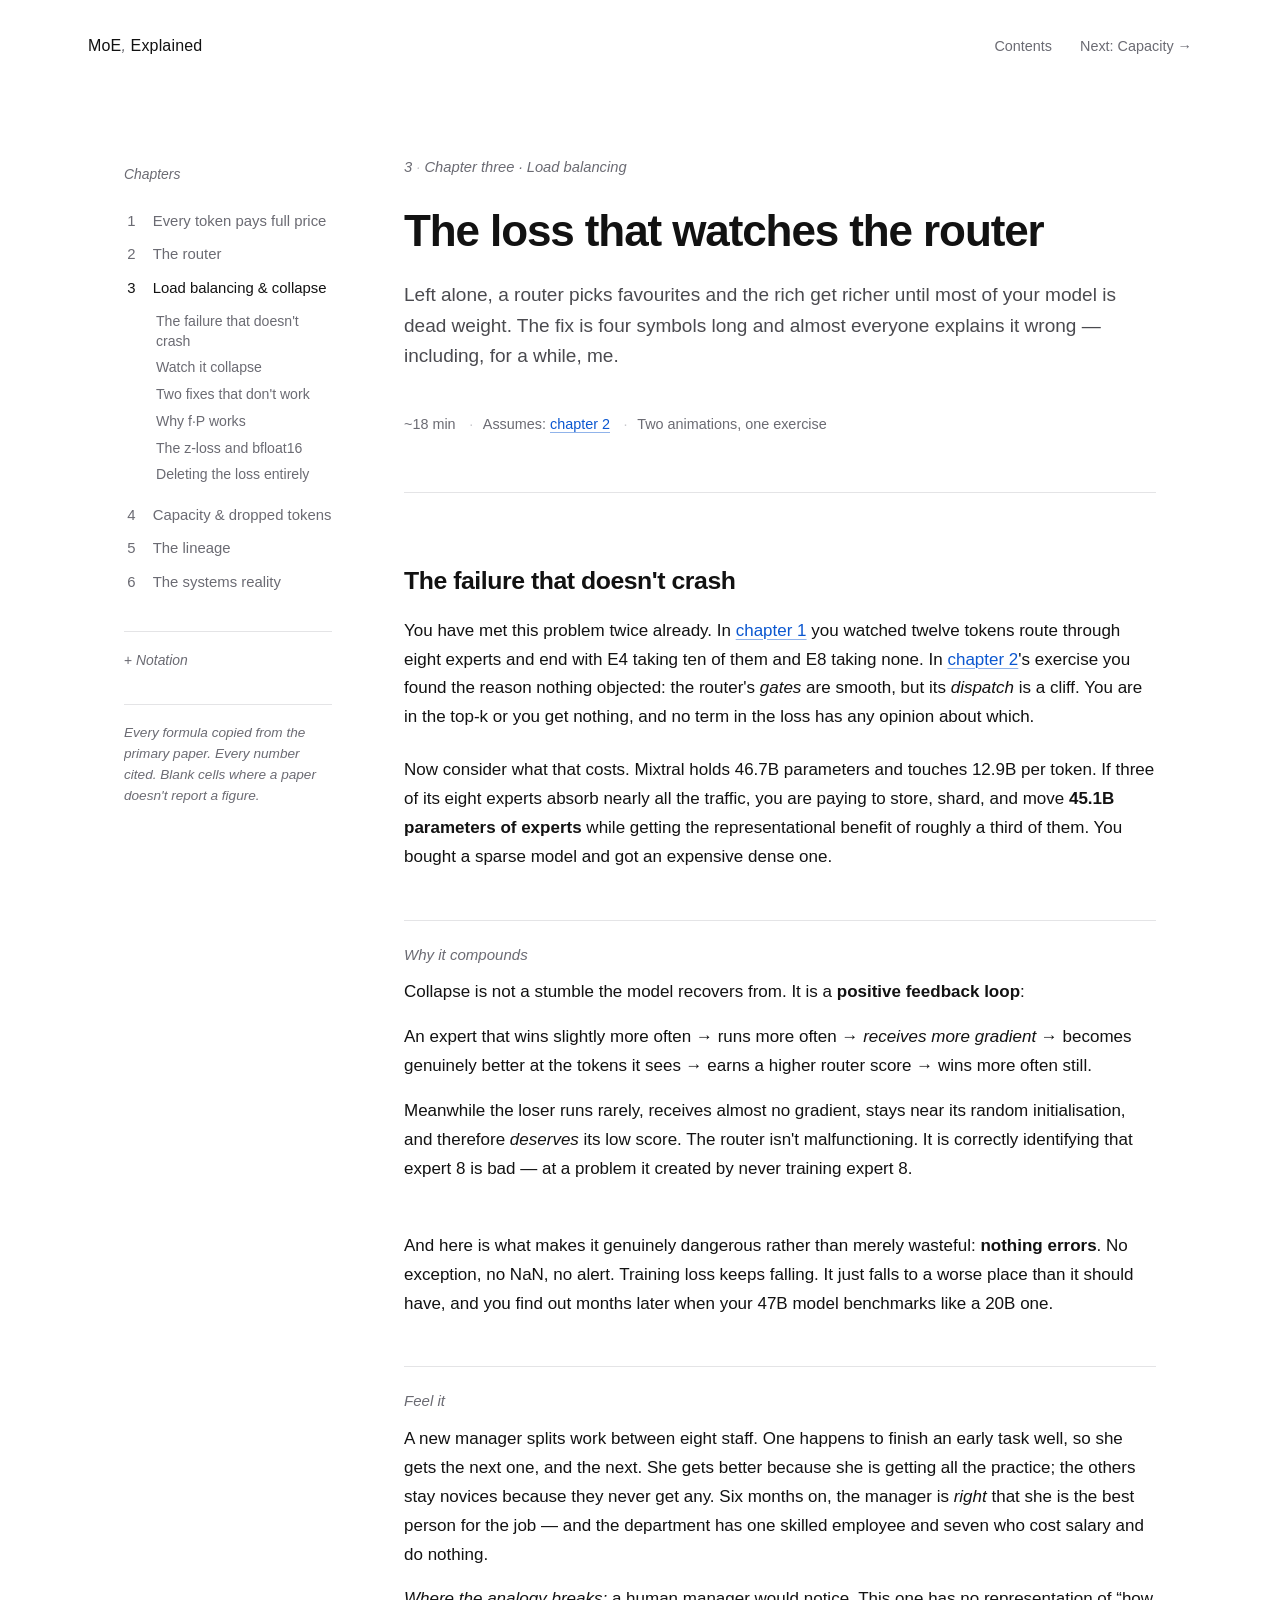
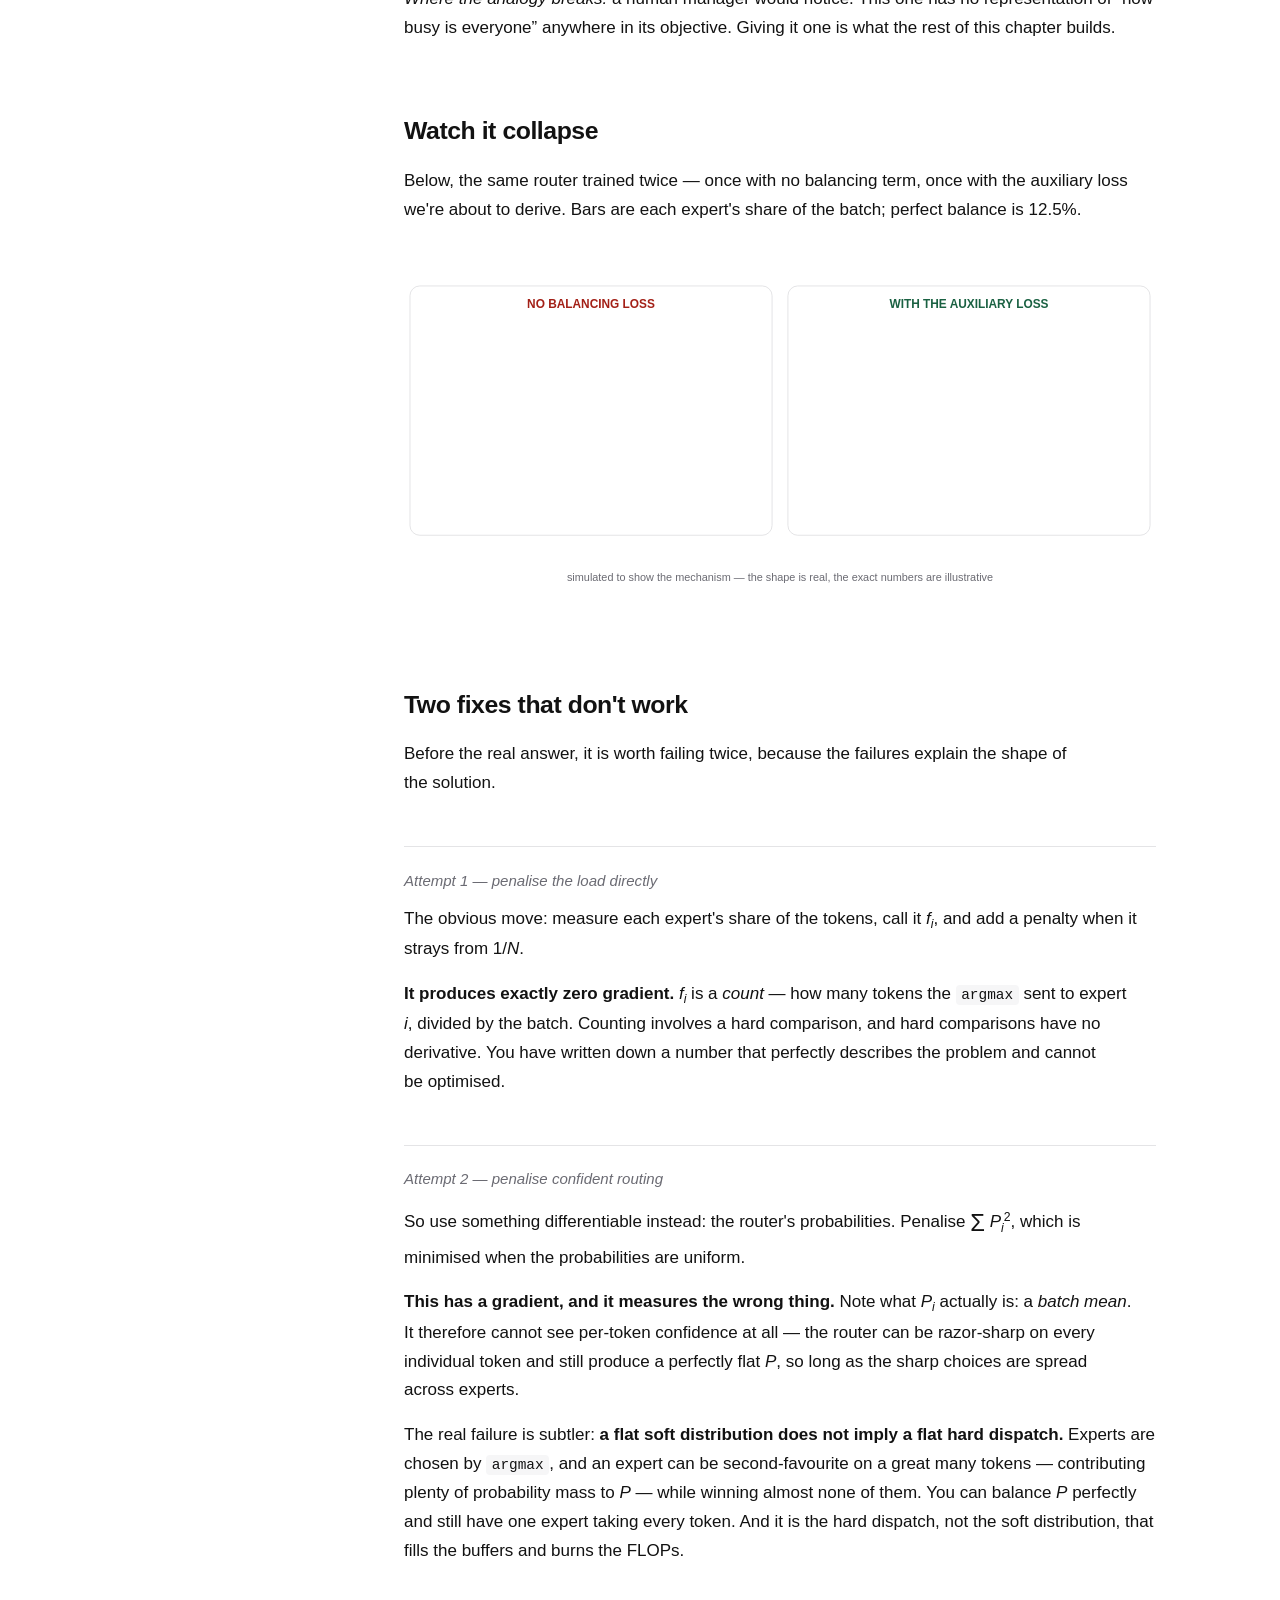
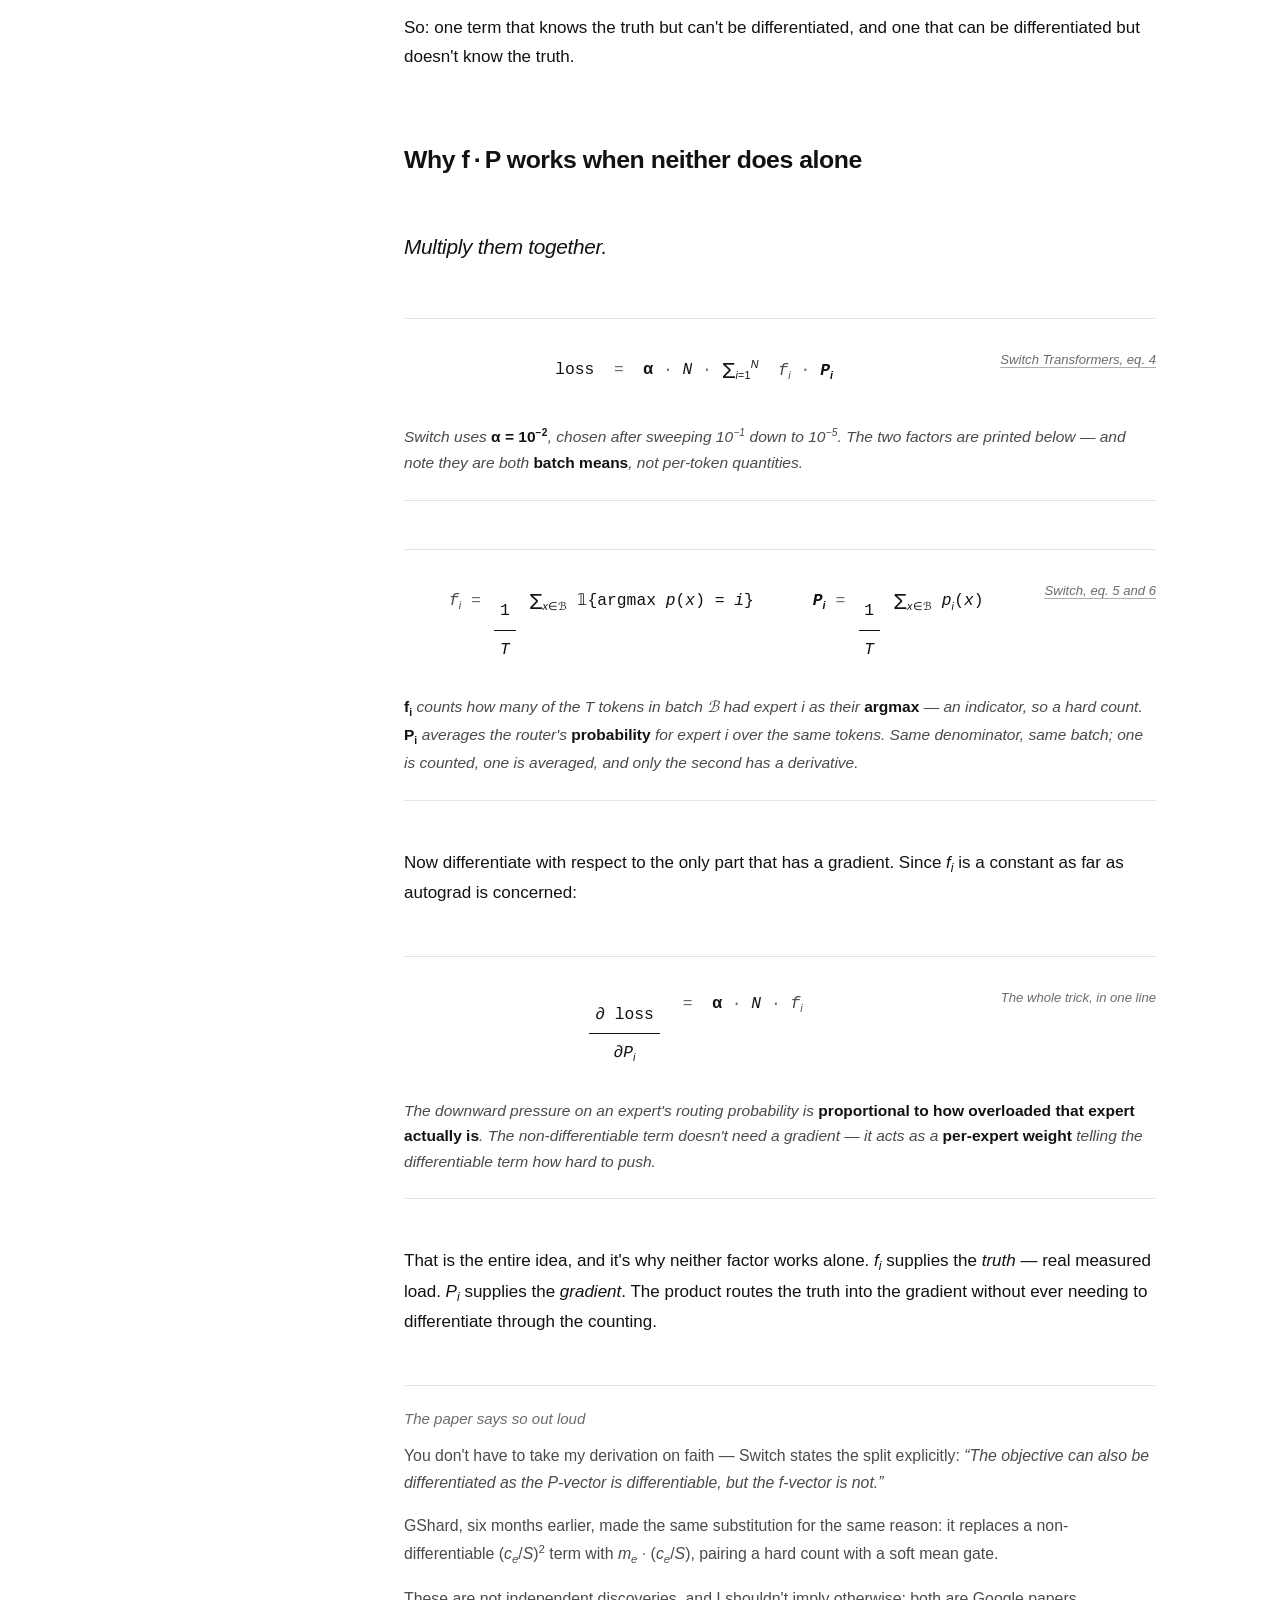
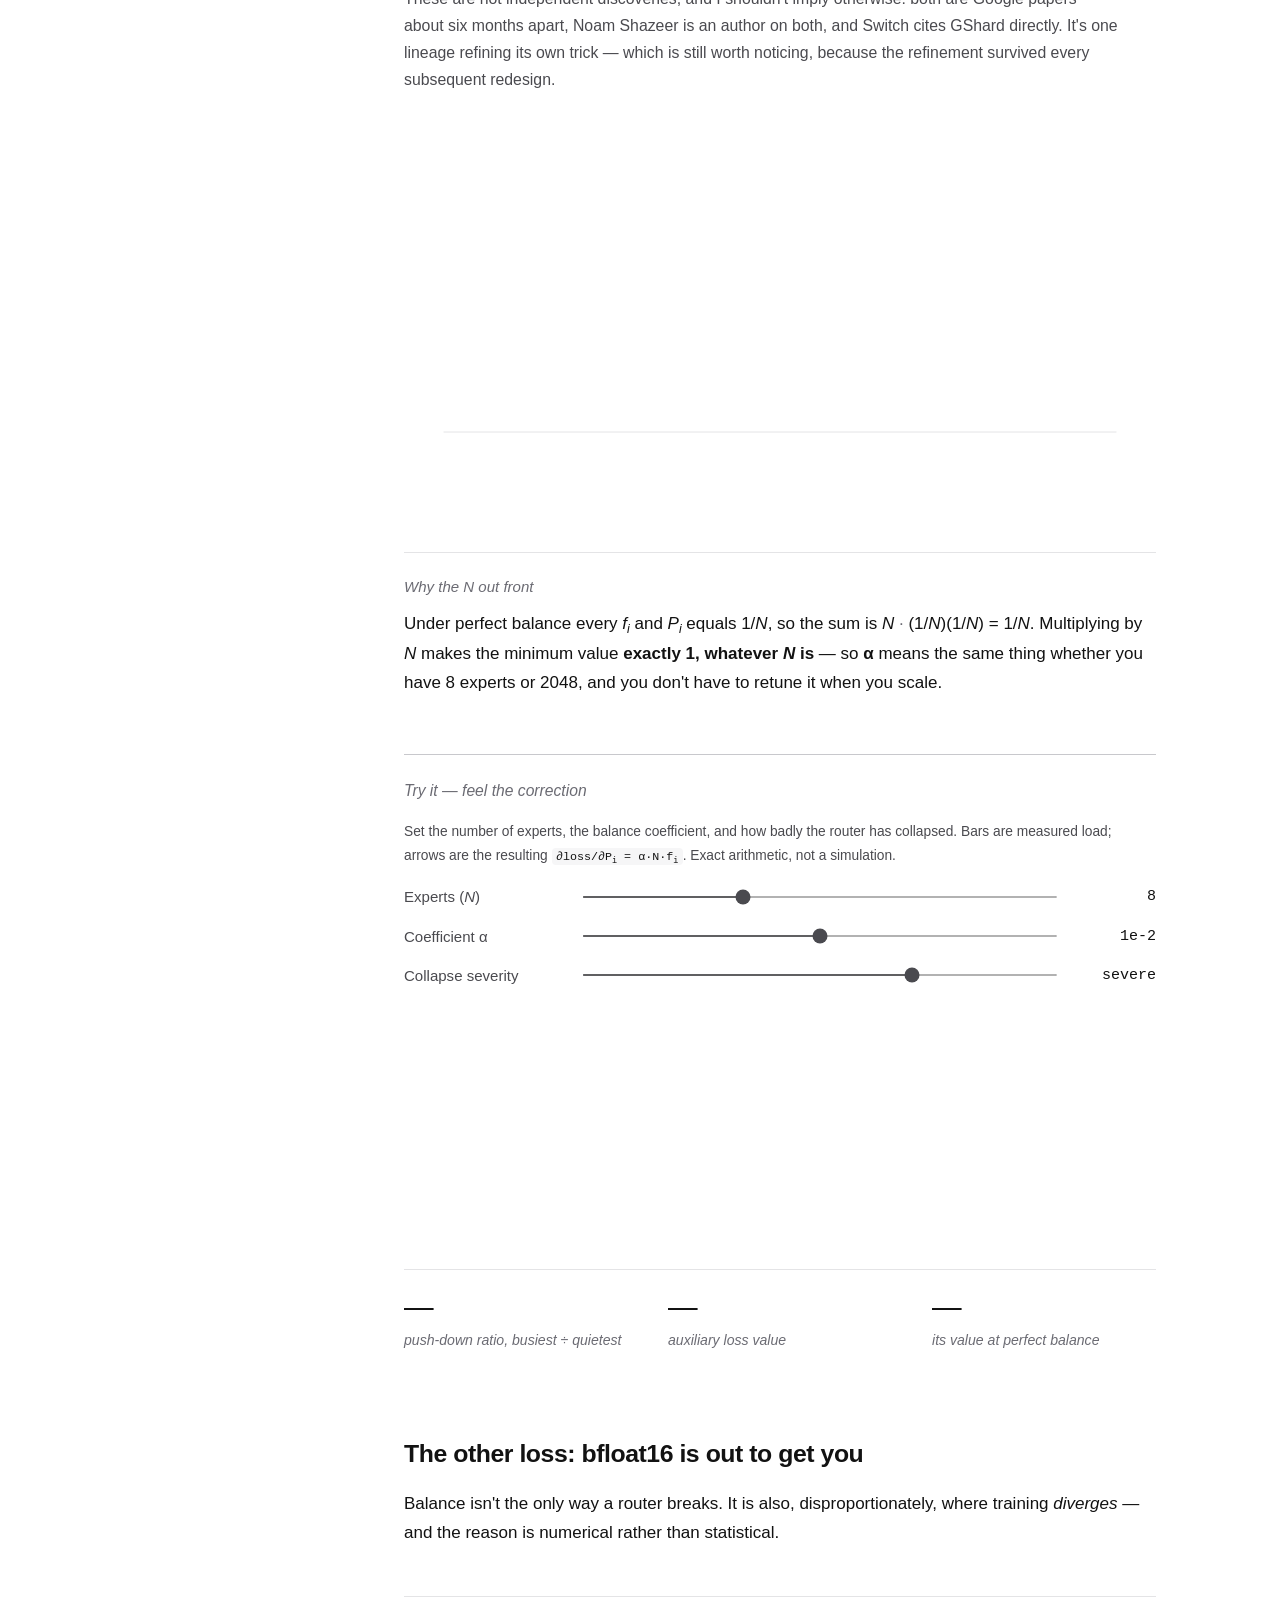
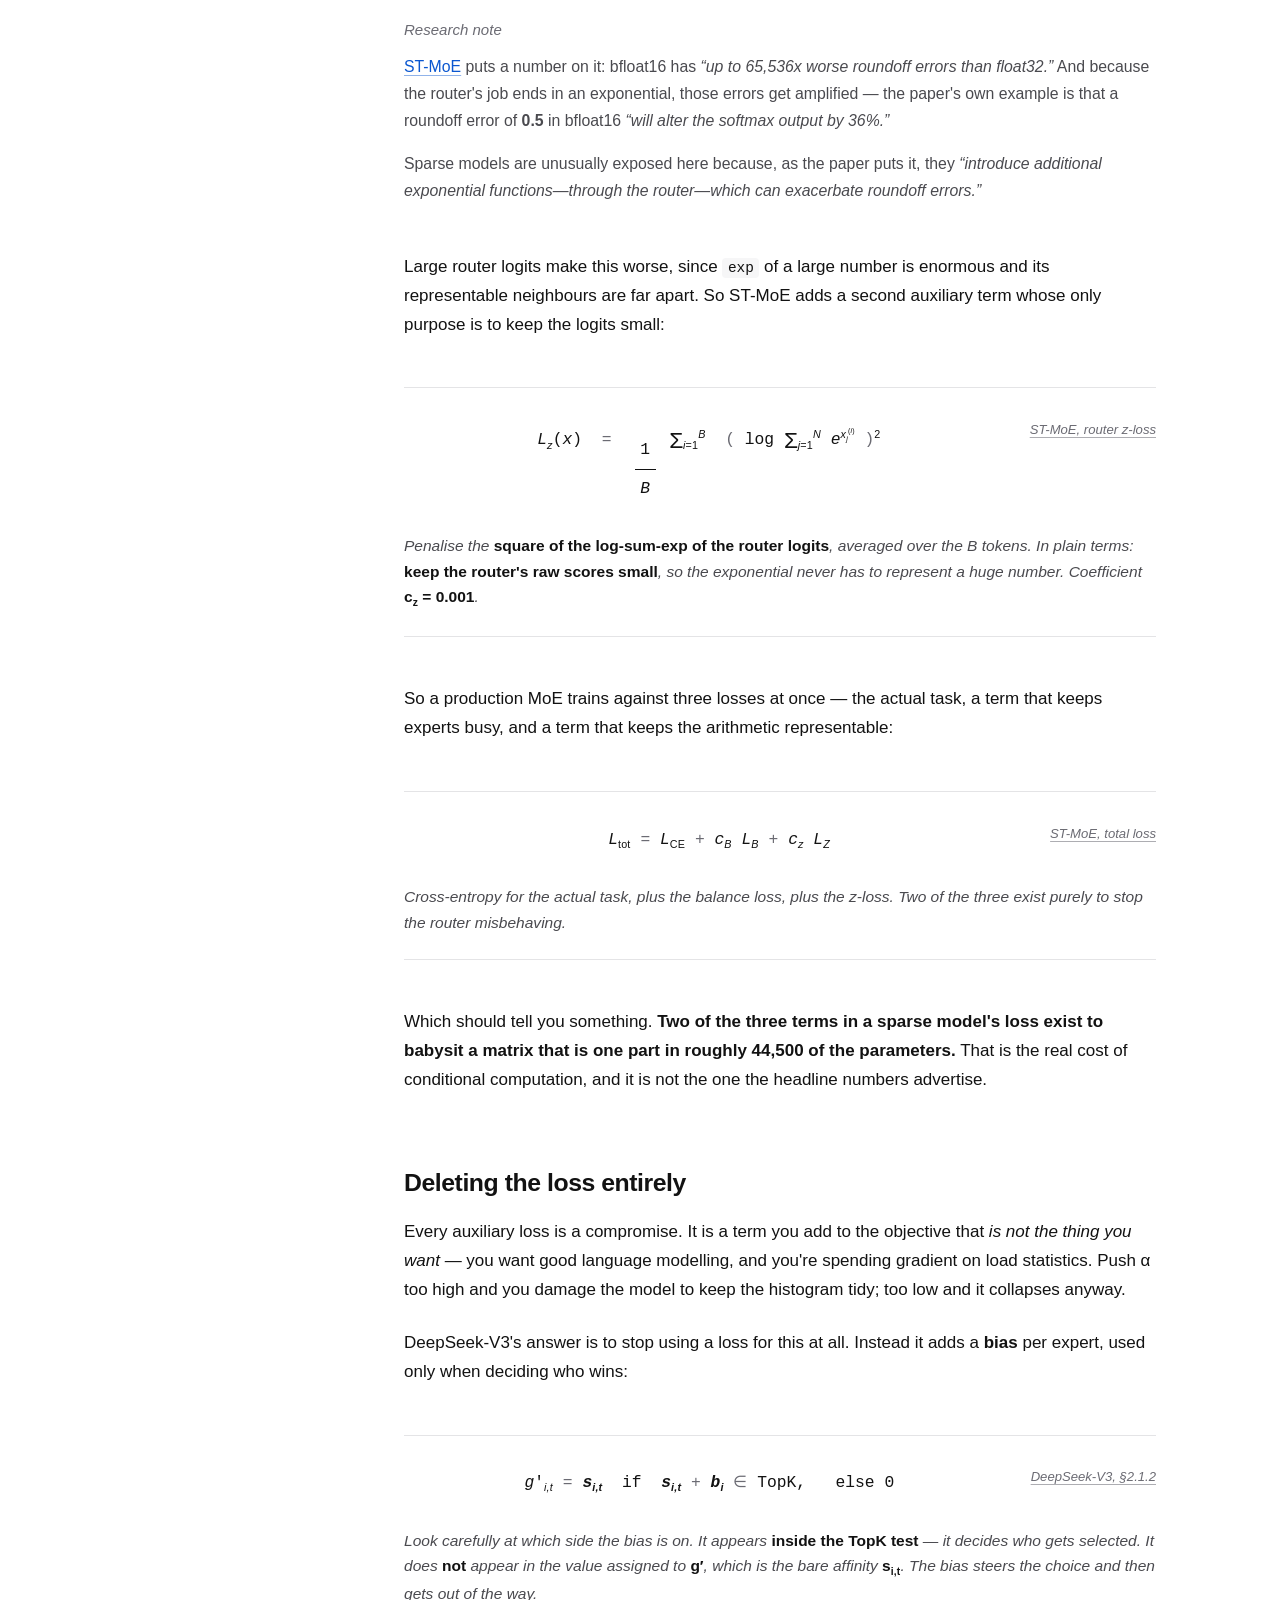
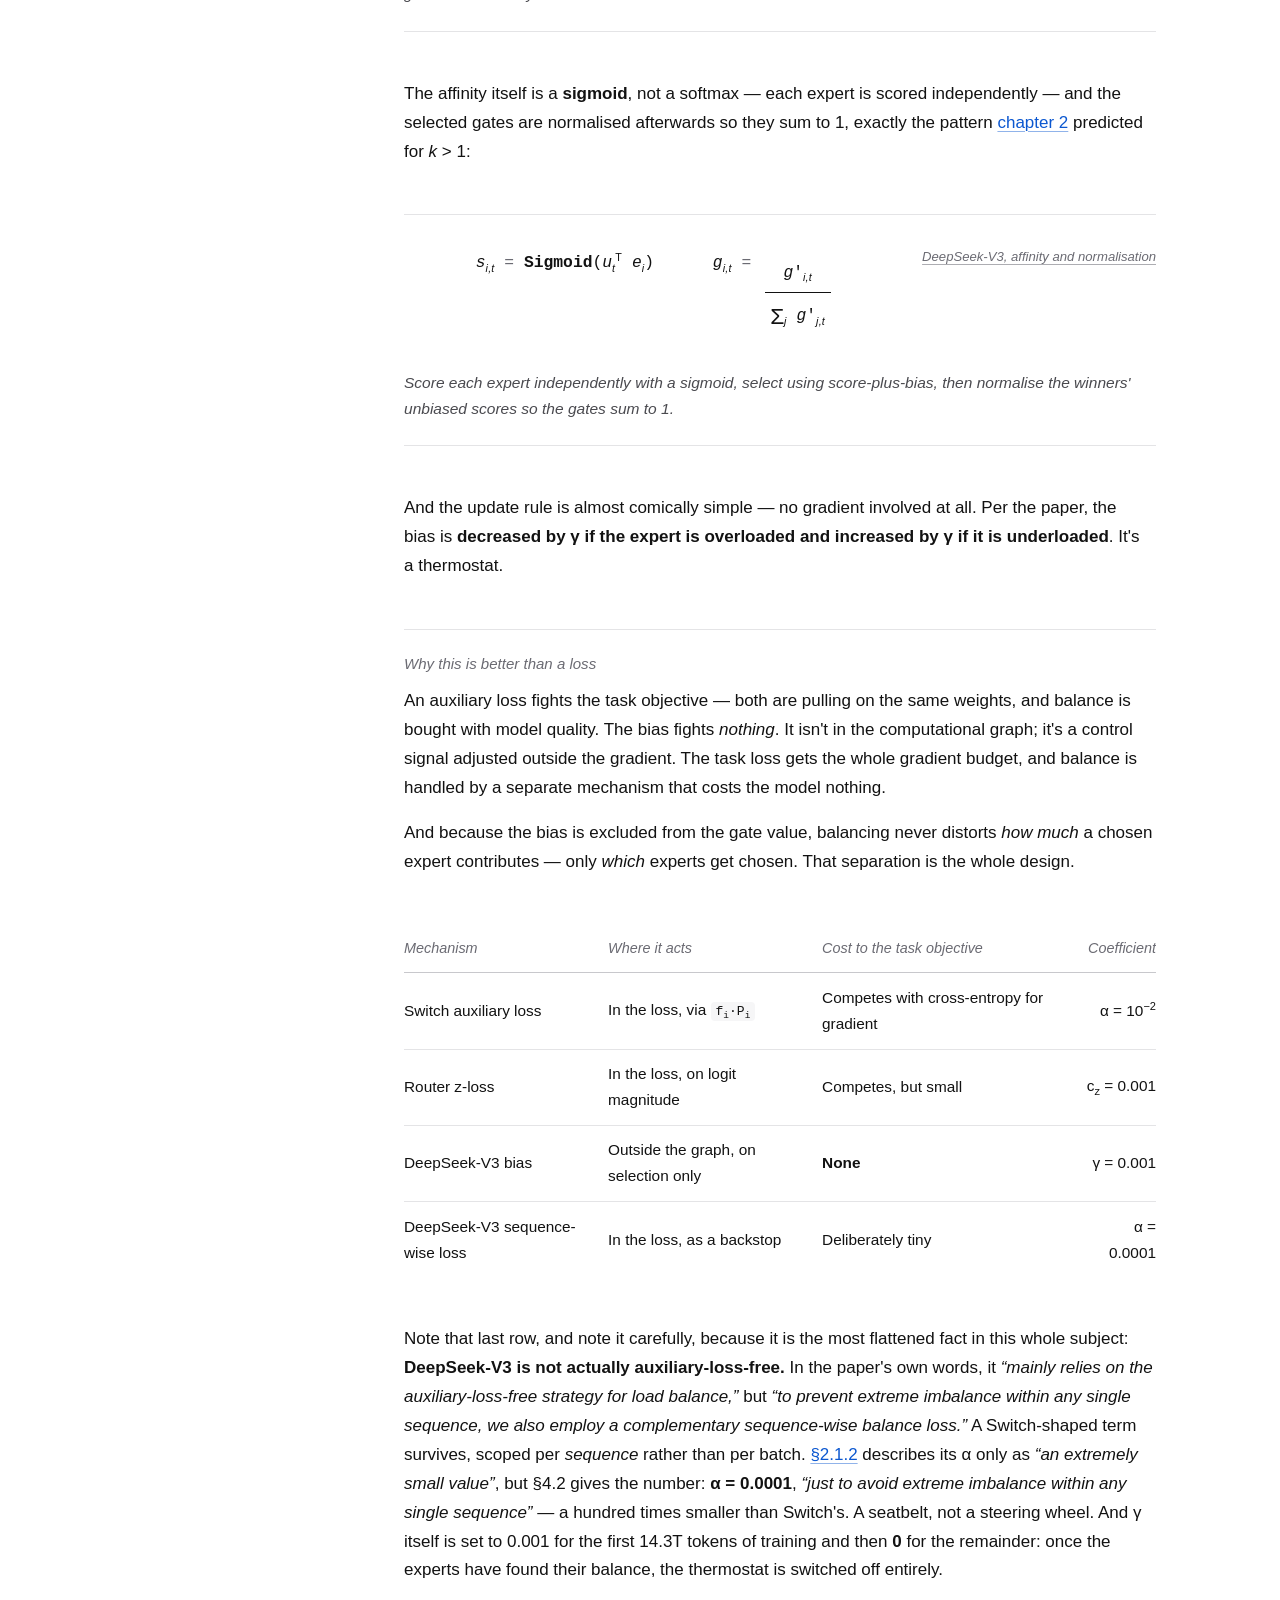
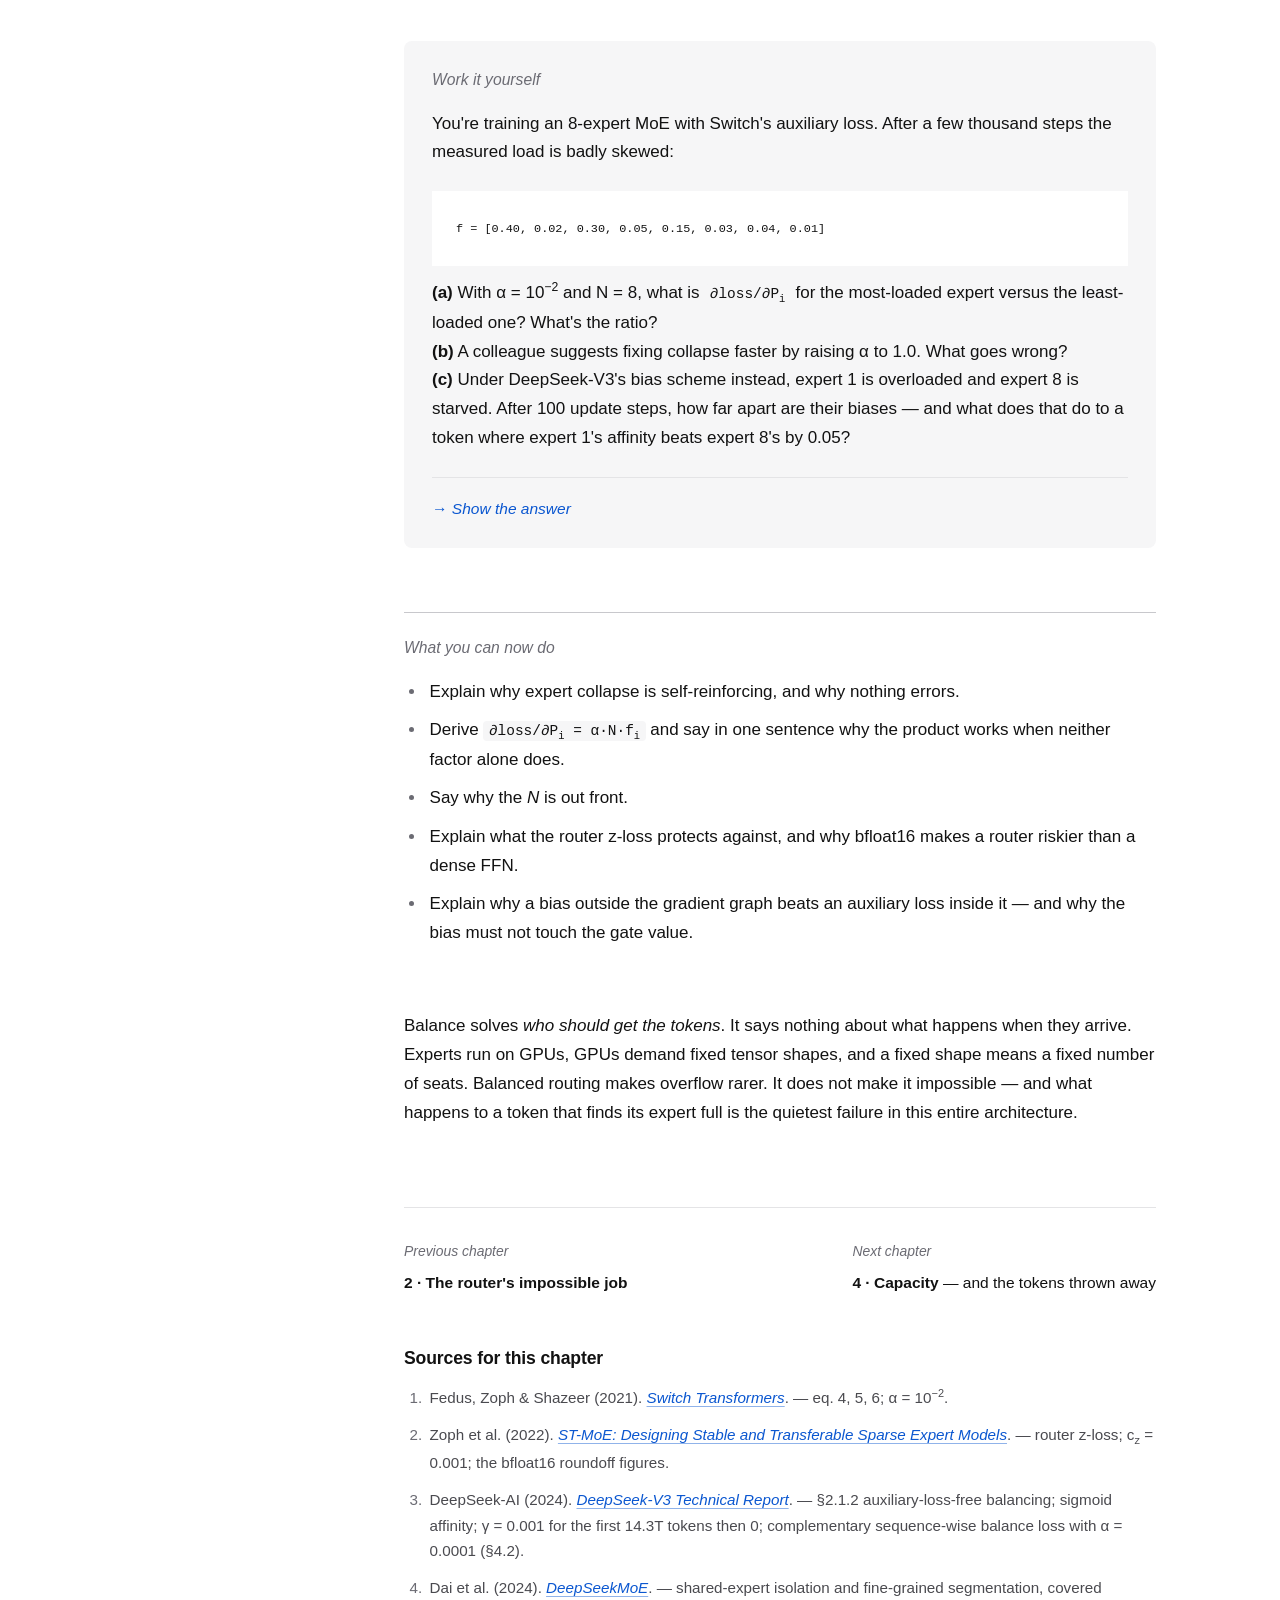
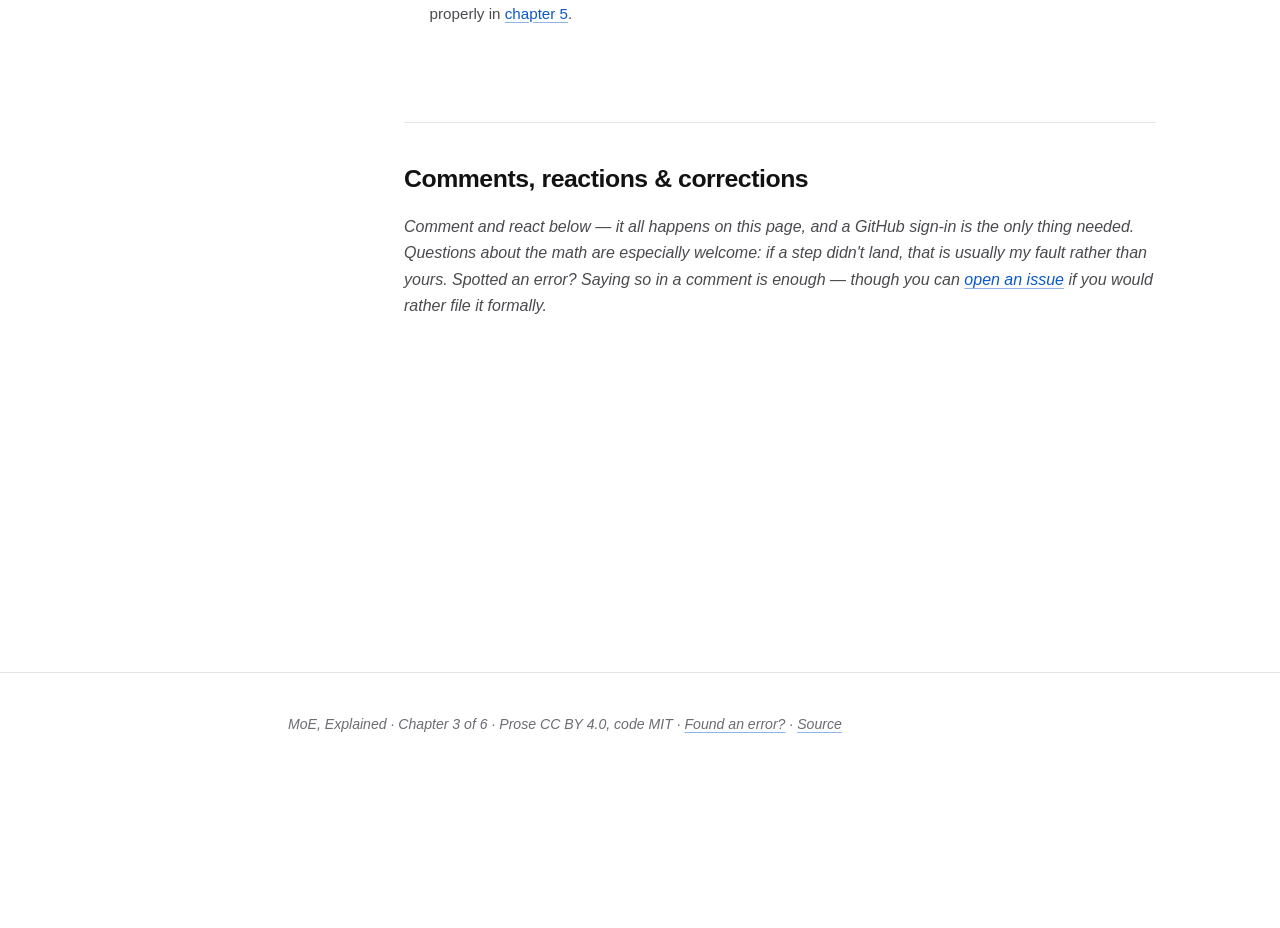
<file: posts/03-load-balancing.html>
<!doctype html>
<html lang="en">
<head>
<meta charset="utf-8">
<meta name="viewport" content="width=device-width, initial-scale=1">
<title>The loss that watches the router — MoE, Explained ch.3</title>
<meta name="description" content="Expert collapse, the most misunderstood equation in MoE, and why f_i · P_i works when neither factor alone does.">
<link rel="icon" href="data:image/svg+xml,<svg xmlns=%22http://www.w3.org/2000/svg%22 viewBox=%220 0 100 100%22><text y=%22.9em%22 font-size=%2290%22>🔀</text></svg>">
<link rel="canonical" href="https://noman654.github.io/moe-explained/posts/03-load-balancing.html">
<meta property="og:type" content="article">
<meta property="og:site_name" content="MoE, Explained">
<meta property="og:title" content="The loss that watches the router — MoE, Explained ch.3">
<meta property="og:description" content="Expert collapse, the most misunderstood equation in MoE, and why f_i · P_i works when neither factor alone does.">
<meta property="og:url" content="https://noman654.github.io/moe-explained/posts/03-load-balancing.html">
<meta property="og:image" content="https://noman654.github.io/moe-explained/assets/social-card.png">
<meta property="og:image:width" content="1200">
<meta property="og:image:height" content="630">
<meta name="twitter:card" content="summary_large_image">
<meta name="twitter:title" content="The loss that watches the router — MoE, Explained ch.3">
<meta name="twitter:description" content="Expert collapse, the most misunderstood equation in MoE, and why f_i · P_i works when neither factor alone does.">
<meta name="twitter:image" content="https://noman654.github.io/moe-explained/assets/social-card.png">
<link rel="stylesheet" href="../assets/moe.css">
</head>
<body>

<div class="progressrail" aria-hidden="true"><span id="prog"></span></div>

<header class="masthead">
  <div class="wrap">
    <a class="brand" href="../index.html">MoE<em>,</em> Explained</a>
    <nav aria-label="Site">
      <a href="../index.html">Contents</a>
      <a href="04-capacity-factor.html">Next: Capacity &rarr;</a>
    </nav>
  </div>
</header>

<div class="book">

  <nav class="booknav" aria-label="Table of contents">
    <details open>
      <summary>Contents</summary>
      <p class="navtitle">Chapters</p>
      <ol>
        <li><a href="01-why-moe.html">Every token pays full price</a></li>
        <li><a href="02-the-router.html">The router</a></li>
        <li><a href="03-load-balancing.html" aria-current="page">Load balancing &amp; collapse</a>
          <ul class="inchap">
            <li><a href="#silent">The failure that doesn't crash</a></li>
            <li><a href="#watch">Watch it collapse</a></li>
            <li><a href="#naive">Two fixes that don't work</a></li>
            <li><a href="#product">Why f&middot;P works</a></li>
            <li><a href="#zloss">The z-loss and bfloat16</a></li>
            <li><a href="#free">Deleting the loss entirely</a></li>
          </ul>
        </li>
        <li><a href="04-capacity-factor.html">Capacity &amp; dropped tokens</a></li>
        <li><a href="05-the-lineage.html">The lineage</a></li>
        <li><a href="06-systems-reality.html">The systems reality</a></li>
      </ol>
      <details class="notation">
        <summary>Notation</summary>
        <dl>
          <dt>N</dt><dd>number of experts in a layer</dd>
          <dt>k</dt><dd>experts activated per token (top-k)</dd>
          <dt>x</dt><dd>one token's hidden state</dd>
          <dt>W<sub>g</sub></dt><dd>the router matrix</dd>
          <dt>G(x)<sub>i</sub>, g<sub>i</sub></dt><dd>gate value for expert i</dd>
          <dt>E<sub>i</sub></dt><dd>expert i, as a function</dd>
          <dt>f<sub>i</sub></dt><dd>fraction of tokens <em>dispatched</em> to expert i</dd>
          <dt>P<sub>i</sub></dt><dd>fraction of router <em>probability</em> to expert i</dd>
          <dt>&alpha;</dt><dd>auxiliary-loss coefficient</dd>
          <dt>C</dt><dd>expert capacity, in token slots</dd>
          <dt>d<sub>model</sub></dt><dd>model dimension (4096 in Mixtral)</dd>
          <dt>d<sub>ff</sub></dt><dd>FFN hidden dimension (14336)</dd>
        </dl>
        <p class="nsub">Background terms &mdash; used by this book, built elsewhere</p>
        <dl class="nbg">
          <dt>token</dt><dd>a chunk of text (~&frac34; of a word) — the unit a model processes</dd>
          <dt>logit</dt><dd>a raw, unnormalised score, before softmax turns it into a weight</dd>
          <dt>softmax</dt><dd>turns a list of scores into positive weights that sum to 1</dd>
          <dt>residual</dt><dd>the "main line" a token travels along; layers add to it rather than replace it, so skipping a layer is harmless</dd>
          <dt>loss</dt><dd>one number saying how wrong the model was. Training = nudging weights to make it smaller</dd>
          <dt>gradient</dt><dd>which way to nudge each weight, and how hard, to reduce the loss</dd>
          <dt>differentiable</dt><dd>has a gradient. A hard count (an argmax, a tally) does not — this is the whole tension in ch.3</dd>
          <dt>autograd</dt><dd>the machinery that tracks which quantities carry gradients</dd>
          <dt>cross-entropy</dt><dd>the loss for "predict the next token" — the model's actual job</dd>
          <dt>collective</dt><dd>an operation every device does together (all-reduce, all-to-all)</dd>
          <dt>roofline</dt><dd>the ceiling on delivered performance: you are limited by compute or by memory bandwidth, whichever binds first</dd>
          <dt>machine balance</dt><dd>the crossover between those two, in FLOPs per byte moved (~148 on an H100)</dd>
          <dt>prefill / decode</dt><dd>reading the prompt all at once vs. generating one token at a time. Decode is the memory-bound one</dd>
        </dl>
        <p class="ncaveat">Careful with <b>E</b>: this book uses it for an expert
        (<b>E<sub>i</sub></b>), but GShard's papers use <b>E</b> for the expert
        <em>count</em> — where this book writes <b>N</b>. Quoted formulas keep their
        paper's notation.</p>
      </details>
      <p class="navfoot">Every formula copied from the primary paper. Every number
      cited. Blank cells where a paper doesn't report a figure.</p>
    </details>
  </nav>

  <main>

  <div class="chapmark"><span class="n">3</span><span class="l">Chapter three &middot; Load balancing</span></div>
  <h1>The loss that watches the router</h1>
  <p class="standfirst">Left alone, a router picks favourites and the rich get richer
  until most of your model is dead weight. The fix is four symbols long and almost
  everyone explains it wrong &mdash; including, for a while, me.</p>
  <p class="byline">
    <span>~18 min</span>
    <span>Assumes: <a href="02-the-router.html">chapter 2</a></span>
    <span>Two animations, one exercise</span>
  </p>

  <h2 id="silent">The failure that doesn't crash</h2>

  <p>You have met this problem twice already. In
  <a href="01-why-moe.html#pertoken">chapter 1</a> you watched twelve tokens route
  through eight experts and end with E4 taking ten of them and E8 taking none. In
  <a href="02-the-router.html">chapter 2</a>'s exercise you found the reason nothing
  objected: the router's <em>gates</em> are smooth, but its <em>dispatch</em> is a
  cliff. You are in the top-k or you get nothing, and no term in the loss has any
  opinion about which.</p>

  <p>Now consider what that costs. Mixtral holds 46.7B parameters and touches 12.9B
  per token. If three of its eight experts absorb nearly all the traffic, you are
  paying to store, shard, and move <strong>45.1B parameters of experts</strong> while
  getting the representational benefit of roughly a third of them. You bought a
  sparse model and got an expensive dense one.</p>

  <div class="rung gotcha">
    <span class="tag">Why it compounds</span>
    <p>Collapse is not a stumble the model recovers from. It is a <strong>positive
    feedback loop</strong>:</p>
    <p>An expert that wins slightly more often &rarr; runs more often &rarr;
    <em>receives more gradient</em> &rarr; becomes genuinely better at the tokens it
    sees &rarr; earns a higher router score &rarr; wins more often still.</p>
    <p>Meanwhile the loser runs rarely, receives almost no gradient, stays near its
    random initialisation, and therefore <em>deserves</em> its low score. The router
    isn't malfunctioning. It is correctly identifying that expert 8 is bad &mdash; at
    a problem it created by never training expert 8.</p>
  </div>

  <p>And here is what makes it genuinely dangerous rather than merely wasteful:
  <strong>nothing errors</strong>. No exception, no NaN, no alert. Training loss keeps
  falling. It just falls to a worse place than it should have, and you find out
  months later when your 47B model benchmarks like a 20B one.</p>

  <div class="rung feel">
    <span class="tag">Feel it</span>
    <p>A new manager splits work between eight staff. One happens to finish an early
    task well, so she gets the next one, and the next. She gets better because she is
    getting all the practice; the others stay novices because they never get any. Six
    months on, the manager is <em>right</em> that she is the best person for the job
    &mdash; and the department has one skilled employee and seven who cost salary and
    do nothing.</p>
    <p><em>Where the analogy breaks:</em> a human manager would notice. This one has no
    representation of &ldquo;how busy is everyone&rdquo; anywhere in its objective.
    Giving it one is what the rest of this chapter builds.</p>
  </div>

  <h2 id="watch">Watch it collapse</h2>

  <p>Below, the same router trained twice &mdash; once with no balancing term, once
  with the auxiliary loss we're about to derive. Bars are each expert's share of the
  batch; perfect balance is 12.5%.</p>

  <figure class="anim" id="anim1">
    <svg viewBox="0 0 760 340" role="img" aria-label="Two panels showing expert load across training steps. Without a balancing loss the distribution collapses so that two experts absorb 85 percent of tokens while three receive almost nothing. With the auxiliary loss every expert stays near the 12.5 percent balanced share.">
      <rect x="6" y="6" width="366" height="252" rx="10" fill="none" stroke="var(--rule)"/>
      <rect x="388" y="6" width="366" height="252" rx="10" fill="none" stroke="var(--rule)"/>
      <text x="189" y="28" text-anchor="middle" font-family="var(--sans)" font-size="12" font-weight="700" fill="var(--danger)">NO BALANCING LOSS</text>
      <text x="571" y="28" text-anchor="middle" font-family="var(--sans)" font-size="12" font-weight="700" fill="var(--ok)">WITH THE AUXILIARY LOSS</text>
      <g id="a1-cols"></g>
      <text id="a1-step" x="380" y="284" text-anchor="middle" font-family="var(--mono)" font-size="13" font-weight="700" fill="currentColor"></text>
      <text id="a1-note" x="380" y="304" text-anchor="middle" font-family="var(--sans)" font-size="11" fill="var(--ink-faint)">simulated to show the mechanism — the shape is real, the exact numbers are illustrative</text>
      <text id="a1-cv" x="380" y="326" text-anchor="middle" font-family="var(--sans)" font-size="11.5" font-weight="700"></text>
    </svg>
  </figure>

  <h2 id="naive">Two fixes that don't work</h2>

  <p>Before the real answer, it is worth failing twice, because the failures explain
  the shape of the solution.</p>

  <div class="rung mech">
    <span class="tag">Attempt 1 — penalise the load directly</span>
    <p>The obvious move: measure each expert's share of the tokens, call it
    <span class="v">f</span><sub><span class="v">i</span></sub>, and add a penalty when
    it strays from 1/<span class="v">N</span>.</p>
    <p><strong>It produces exactly zero gradient.</strong>
    <span class="v">f</span><sub><span class="v">i</span></sub> is a <em>count</em>
    &mdash; how many tokens the <code>argmax</code> sent to expert
    <span class="v">i</span>, divided by the batch. Counting involves a hard
    comparison, and hard comparisons have no derivative. You have written down a
    number that perfectly describes the problem and cannot be optimised.</p>
  </div>

  <div class="rung mech">
    <span class="tag">Attempt 2 — penalise confident routing</span>
    <p>So use something differentiable instead: the router's probabilities. Penalise
    <span class="big">&Sigma;</span> <span class="v">P</span><sub><span class="v">i</span></sub><sup>2</sup>,
    which is minimised when the probabilities are uniform.</p>
    <p><strong>This has a gradient, and it measures the wrong thing.</strong> Note
    what <span class="v">P</span><sub><span class="v">i</span></sub> actually is: a
    <em>batch mean</em>. It therefore cannot see per-token confidence at all &mdash;
    the router can be razor-sharp on every individual token and still produce a
    perfectly flat <span class="v">P</span>, so long as the sharp choices are spread
    across experts.</p>
    <p>The real failure is subtler: <strong>a flat soft distribution does not imply a
    flat hard dispatch.</strong> Experts are chosen by <code>argmax</code>, and an
    expert can be second-favourite on a great many tokens &mdash; contributing plenty
    of probability mass to <span class="v">P</span> &mdash; while winning almost none
    of them. You can balance <span class="v">P</span> perfectly and still have one
    expert taking every token. And it is the hard dispatch, not the soft
    distribution, that fills the buffers and burns the FLOPs.</p>
  </div>

  <p>So: one term that knows the truth but can't be differentiated, and one that can
  be differentiated but doesn't know the truth.</p>

  <h2 id="product">Why f&thinsp;&middot;&thinsp;P works when neither does alone</h2>

  <p class="pull">Multiply them together.</p>

  <div class="eq">
    <span class="label"><a href="https://arxiv.org/abs/2101.03961">Switch Transformers, eq. 4</a></span>
    <div class="body">
      loss &nbsp;<span class="op">=</span>&nbsp;
      <span class="hl-router">&alpha;</span> <span class="op">&middot;</span>
      <span class="v">N</span> <span class="op">&middot;</span>
      <span class="big">&Sigma;</span><sub><span class="v">i</span>=1</sub><sup><span class="v">N</span></sup>
      &nbsp;<span class="hl-idle"><span class="v">f</span><sub><span class="v">i</span></sub></span>
      <span class="op">&middot;</span>
      <span class="hl-active"><span class="v">P</span><sub><span class="v">i</span></sub></span>
    </div>
    <div class="say">Switch uses <b>&alpha; = 10<sup>&minus;2</sup></b>, chosen after
    sweeping 10<sup>&minus;1</sup> down to 10<sup>&minus;5</sup>. The two factors are
    printed below &mdash; and note they are both <b>batch means</b>, not per-token
    quantities.</div>
  </div>

  <div class="eq">
    <span class="label"><a href="https://arxiv.org/abs/2101.03961">Switch, eq. 5 and 6</a></span>
    <div class="body">
      <span class="hl-idle"><span class="v">f</span><sub><span class="v">i</span></sub></span>
      <span class="op">=</span>
      <span class="frac"><span>1</span><span><span class="v">T</span></span></span>
      <span class="big">&Sigma;</span><sub><span class="v">x</span>&isin;&#8492;</sub>
      &#120793;{argmax <span class="v">p</span>(<span class="v">x</span>) = <span class="v">i</span>}
      &nbsp;&nbsp;&nbsp;&nbsp;
      <span class="hl-active"><span class="v">P</span><sub><span class="v">i</span></sub></span>
      <span class="op">=</span>
      <span class="frac"><span>1</span><span><span class="v">T</span></span></span>
      <span class="big">&Sigma;</span><sub><span class="v">x</span>&isin;&#8492;</sub>
      <span class="v">p</span><sub><span class="v">i</span></sub>(<span class="v">x</span>)
    </div>
    <div class="say"><b>f<sub>i</sub></b> counts how many of the <i>T</i> tokens in
    batch &#8492; had expert <i>i</i> as their <b>argmax</b> &mdash; an indicator, so a
    hard count. <b>P<sub>i</sub></b> averages the router's <b>probability</b> for
    expert <i>i</i> over the same tokens. Same denominator, same batch; one is
    counted, one is averaged, and only the second has a derivative.</div>
  </div>

  <p>Now differentiate with respect to the only part that has a gradient. Since
  <span class="v">f</span><sub><span class="v">i</span></sub> is a constant as far as
  autograd is concerned:</p>

  <div class="eq">
    <span class="label">The whole trick, in one line</span>
    <div class="body">
      <span class="frac"><span>&part; loss</span><span>&part;<span class="v">P</span><sub><span class="v">i</span></sub></span></span>
      &nbsp;<span class="op">=</span>&nbsp;
      <span class="hl-router">&alpha;</span> <span class="op">&middot;</span>
      <span class="v">N</span> <span class="op">&middot;</span>
      <span class="hl-idle"><span class="v">f</span><sub><span class="v">i</span></sub></span>
    </div>
    <div class="say">The downward pressure on an expert's routing probability is
    <b>proportional to how overloaded that expert actually is</b>. The
    non-differentiable term doesn't need a gradient &mdash; it acts as a
    <b>per-expert weight</b> telling the differentiable term how hard to push.</div>
  </div>

  <p>That is the entire idea, and it's why neither factor works alone.
  <span class="v">f</span><sub><span class="v">i</span></sub> supplies the
  <em>truth</em> &mdash; real measured load. <span class="v">P</span><sub><span class="v">i</span></sub>
  supplies the <em>gradient</em>. The product routes the truth into the gradient
  without ever needing to differentiate through the counting.</p>

  <div class="rung research">
    <span class="tag">The paper says so out loud</span>
    <p>You don't have to take my derivation on faith &mdash; Switch states the split
    explicitly: <em>&ldquo;The objective can also be differentiated as the P-vector is
    differentiable, but the f-vector is not.&rdquo;</em></p>
    <p>GShard, six months earlier, made the same substitution for the same reason: it
    replaces a non-differentiable
    (<span class="v">c</span><sub><span class="v">e</span></sub>/<span class="v">S</span>)<sup>2</sup>
    term with
    <span class="v">m</span><sub><span class="v">e</span></sub> <span class="op">&middot;</span>
    (<span class="v">c</span><sub><span class="v">e</span></sub>/<span class="v">S</span>),
    pairing a hard count with a soft mean gate.</p>
    <p>These are not independent discoveries, and I shouldn't imply otherwise: both are
    Google papers about six months apart, Noam Shazeer is an author on both, and Switch
    cites GShard directly. It's one lineage refining its own trick &mdash; which is
    still worth noticing, because the refinement survived every subsequent redesign.</p>
  </div>

  <figure class="anim" id="anim2">
    <svg viewBox="0 0 760 350" role="img" aria-label="Eight experts with uneven measured load. The gradient produced by the auxiliary loss on each expert's routing probability is shown as a downward arrow whose size is proportional to that expert's load, so the most overloaded expert is pushed down forty times harder than the least used one.">
      <g id="a2-cols"></g>
      <line x1="40" y1="286" x2="720" y2="286" stroke="var(--rule)"/>
      <text id="a2-cap1" x="40" y="308" font-family="var(--sans)" font-size="12" font-weight="700" fill="currentColor"></text>
      <text id="a2-cap2" x="40" y="328" font-family="var(--sans)" font-size="11.5" fill="var(--ink-soft)"></text>
    </svg>
  </figure>

  <div class="rung math">
    <span class="tag">Why the N out front</span>
    <p>Under perfect balance every
    <span class="v">f</span><sub><span class="v">i</span></sub> and
    <span class="v">P</span><sub><span class="v">i</span></sub> equals
    1/<span class="v">N</span>, so the sum is
    <span class="v">N</span> <span class="op">&middot;</span> (1/<span class="v">N</span>)(1/<span class="v">N</span>)
    = 1/<span class="v">N</span>. Multiplying by <span class="v">N</span> makes the
    minimum value <strong>exactly 1, whatever <span class="v">N</span> is</strong>
    &mdash; so <span class="hl-router">&alpha;</span> means the same thing whether you
    have 8 experts or 2048, and you don't have to retune it when you scale.</p>
  </div>

  <div class="tryit">
    <h3>Try it &mdash; feel the correction</h3>
    <p style="font-family:var(--sans);font-size:0.86rem;color:var(--ink-soft);margin-bottom:1rem">
    Set the number of experts, the balance coefficient, and how badly the router has
    collapsed. Bars are measured load; arrows are the resulting
    <code>&part;loss/&part;P<sub>i</sub> = &alpha;&middot;N&middot;f<sub>i</sub></code>.
    Exact arithmetic, not a simulation.</p>

    <div class="ctl">
      <label for="bn">Experts (<span class="v">N</span>)</label>
      <input type="range" id="bn" min="4" max="16" value="8">
      <output for="bn" id="bno">8</output>
    </div>
    <div class="ctl">
      <label for="ba">Coefficient &alpha;</label>
      <input type="range" id="ba" min="0" max="40" value="20">
      <output for="ba" id="bao">1e-2</output>
    </div>
    <div class="ctl">
      <label for="bs">Collapse severity</label>
      <input type="range" id="bs" min="0" max="100" value="70">
      <output for="bs" id="bso">severe</output>
    </div>

    <svg id="balchart" viewBox="0 0 700 210" role="img" aria-label="Measured expert load with the corrective gradient beneath each expert, sized in proportion to that expert's share of the batch." style="width:100%;height:auto;margin:1rem 0"></svg>

    <div class="stats" style="margin:0">
      <div class="stat"><div class="n" id="bRatio">&mdash;</div><div class="l">push-down ratio, busiest ÷ quietest</div></div>
      <div class="stat"><div class="n" id="bLoss">&mdash;</div><div class="l">auxiliary loss value</div></div>
      <div class="stat"><div class="n" id="bFloor">&mdash;</div><div class="l">its value at perfect balance</div></div>
    </div>
    <p id="bNote" role="status" style="font-family:var(--sans);font-size:0.82rem;color:var(--ink-soft);margin:0.9rem 0 0"></p>
  </div>

  <h2 id="zloss">The other loss: bfloat16 is out to get you</h2>

  <p>Balance isn't the only way a router breaks. It is also, disproportionately, where
  training <em>diverges</em> &mdash; and the reason is numerical rather than
  statistical.</p>

  <div class="rung research">
    <span class="tag">Research note</span>
    <p><a href="https://arxiv.org/abs/2202.08906">ST-MoE</a> puts a number on it: bfloat16 has <em>&ldquo;up to 65,536x worse
    roundoff errors than float32.&rdquo;</em> And because the router's job ends in an
    exponential, those errors get amplified &mdash; the paper's own example is that a
    roundoff error of <strong>0.5</strong> in bfloat16 <em>&ldquo;will alter the
    softmax output by 36%.&rdquo;</em></p>
    <p>Sparse models are unusually exposed here because, as the paper puts it, they
    <em>&ldquo;introduce additional exponential functions&mdash;through the
    router&mdash;which can exacerbate roundoff errors.&rdquo;</em></p>
  </div>

  <p>Large router logits make this worse, since <code>exp</code> of a large number is
  enormous and its representable neighbours are far apart. So ST-MoE adds a second
  auxiliary term whose only purpose is to keep the logits small:</p>

  <div class="eq">
    <span class="label"><a href="https://arxiv.org/abs/2202.08906">ST-MoE, router z-loss</a></span>
    <div class="body">
      <span class="v">L</span><sub><span class="v">z</span></sub>(<span class="v">x</span>)
      &nbsp;<span class="op">=</span>&nbsp;
      <span class="frac"><span>1</span><span><span class="v">B</span></span></span>
      <span class="big">&Sigma;</span><sub><span class="v">i</span>=1</sub><sup><span class="v">B</span></sup>
      &nbsp;<span class="op">(</span> log
      <span class="big">&Sigma;</span><sub><span class="v">j</span>=1</sub><sup><span class="v">N</span></sup>
      <span class="v">e</span><sup><span class="v">x</span><sub><span class="v">j</span></sub><sup>(<span class="v">i</span>)</sup></sup>
      <span class="op">)</span><sup>2</sup>
    </div>
    <div class="say">Penalise the <b>square of the log-sum-exp of the router
    logits</b>, averaged over the <i>B</i> tokens. In plain terms: <b>keep the router's
    raw scores small</b>, so the exponential never has to represent a huge number.
    Coefficient <b>c<sub>z</sub> = 0.001</b>.</div>
  </div>

  <p>So a production MoE trains against three losses at once &mdash; the actual task,
  a term that keeps experts busy, and a term that keeps the arithmetic
  representable:</p>

  <div class="eq">
    <span class="label"><a href="https://arxiv.org/abs/2202.08906">ST-MoE, total loss</a></span>
    <div class="body">
      <span class="v">L</span><sub>tot</sub> <span class="op">=</span>
      <span class="v">L</span><sub>CE</sub> <span class="op">+</span>
      <span class="v">c</span><sub><span class="v">B</span></sub>
      <span class="v">L</span><sub><span class="v">B</span></sub> <span class="op">+</span>
      <span class="v">c</span><sub><span class="v">z</span></sub>
      <span class="v">L</span><sub><span class="v">Z</span></sub>
    </div>
    <div class="say">Cross-entropy for the actual task, plus the balance loss, plus
    the z-loss. Two of the three exist purely to stop the router misbehaving.</div>
  </div>

  <p>Which should tell you something. <strong>Two of the three terms in a sparse
  model's loss exist to babysit a matrix that is one part in roughly 44,500 of the
  parameters.</strong> That is the real cost of conditional
  computation, and it is not the one the headline numbers advertise.</p>

  <h2 id="free">Deleting the loss entirely</h2>

  <p>Every auxiliary loss is a compromise. It is a term you add to the objective that
  <em>is not the thing you want</em> &mdash; you want good language modelling, and
  you're spending gradient on load statistics. Push &alpha; too high and you damage the
  model to keep the histogram tidy; too low and it collapses anyway.</p>

  <p>DeepSeek-V3's answer is to stop using a loss for this at all. Instead it adds a
  <strong>bias</strong> per expert, used only when deciding who wins:</p>

  <div class="eq">
    <span class="label"><a href="https://arxiv.org/abs/2412.19437">DeepSeek-V3, &sect;2.1.2</a></span>
    <div class="body">
      <span class="v">g</span>&prime;<sub><span class="v">i,t</span></sub> <span class="op">=</span>
      <span class="hl-active"><span class="v">s</span><sub><span class="v">i,t</span></sub></span>
      &nbsp;if&nbsp;
      <span class="hl-active"><span class="v">s</span><sub><span class="v">i,t</span></sub></span>
      <span class="op">+</span>
      <span class="hl-router"><span class="v">b</span><sub><span class="v">i</span></sub></span>
      <span class="op">&isin;</span> TopK, &nbsp; else 0
    </div>
    <div class="say">Look carefully at which side the bias is on. It appears
    <b>inside the TopK test</b> &mdash; it decides <i>who gets selected</i>. It does
    <b>not</b> appear in the value assigned to <b>g&prime;</b>, which is the bare
    affinity <b>s<sub>i,t</sub></b>. The bias steers the choice and then gets out of
    the way.</div>
  </div>

  <p>The affinity itself is a <strong>sigmoid</strong>, not a softmax &mdash; each
  expert is scored independently &mdash; and the selected gates are normalised
  afterwards so they sum to 1, exactly the pattern
  <a href="02-the-router.html#ordering">chapter 2</a> predicted for
  <span class="v">k</span>&nbsp;&gt;&nbsp;1:</p>

  <div class="eq">
    <span class="label"><a href="https://arxiv.org/abs/2412.19437">DeepSeek-V3, affinity and normalisation</a></span>
    <div class="body">
      <span class="v">s</span><sub><span class="v">i,t</span></sub> <span class="op">=</span>
      <span class="hl-router">Sigmoid</span>(<span class="v">u</span><sub><span class="v">t</span></sub><sup>T</sup>
      <span class="v">e</span><sub><span class="v">i</span></sub>)
      &nbsp;&nbsp;&nbsp;&nbsp;
      <span class="v">g</span><sub><span class="v">i,t</span></sub> <span class="op">=</span>
      <span class="frac">
        <span><span class="v">g</span>&prime;<sub><span class="v">i,t</span></sub></span>
        <span><span class="big">&Sigma;</span><sub><span class="v">j</span></sub> <span class="v">g</span>&prime;<sub><span class="v">j,t</span></sub></span>
      </span>
    </div>
    <div class="say">Score each expert independently with a sigmoid, select using
    score-plus-bias, then normalise the winners' <i>unbiased</i> scores so the gates
    sum to 1.</div>
  </div>

  <p>And the update rule is almost comically simple &mdash; no gradient involved at
  all. Per the paper, the bias is <strong>decreased by &gamma; if the expert is
  overloaded and increased by &gamma; if it is underloaded</strong>. It's a
  thermostat.</p>

  <div class="rung mech">
    <span class="tag">Why this is better than a loss</span>
    <p>An auxiliary loss fights the task objective &mdash; both are pulling on the
    same weights, and balance is bought with model quality. The bias fights
    <em>nothing</em>. It isn't in the computational graph; it's a control signal
    adjusted outside the gradient. The task loss gets the whole gradient budget, and
    balance is handled by a separate mechanism that costs the model nothing.</p>
    <p>And because the bias is excluded from the gate value, balancing never distorts
    <em>how much</em> a chosen expert contributes &mdash; only <em>which</em> experts
    get chosen. That separation is the whole design.</p>
  </div>

  <div class="tablewrap">
  <table>
    <thead><tr><th>Mechanism</th><th>Where it acts</th><th>Cost to the task objective</th><th class="num">Coefficient</th></tr></thead>
    <tbody>
      <tr><td>Switch auxiliary loss</td><td>In the loss, via <code>f<sub>i</sub>&middot;P<sub>i</sub></code></td><td>Competes with cross-entropy for gradient</td><td class="num">&alpha; = 10<sup>&minus;2</sup></td></tr>
      <tr><td>Router z-loss</td><td>In the loss, on logit magnitude</td><td>Competes, but small</td><td class="num">c<sub>z</sub> = 0.001</td></tr>
      <tr><td>DeepSeek-V3 bias</td><td>Outside the graph, on selection only</td><td><strong>None</strong></td><td class="num">&gamma; = 0.001</td></tr>
      <tr><td>DeepSeek-V3 sequence-wise loss</td><td>In the loss, as a backstop</td><td>Deliberately tiny</td><td class="num">&alpha; = 0.0001</td></tr>
    </tbody>
  </table>
  </div>

  <p>Note that last row, and note it carefully, because it is the most flattened
  fact in this whole subject: <strong>DeepSeek-V3 is not actually
  auxiliary-loss-free.</strong> In the paper's own words, it
  <em>&ldquo;mainly relies on the auxiliary-loss-free strategy for load balance,&rdquo;</em>
  but <em>&ldquo;to prevent extreme imbalance within any single sequence, we also
  employ a complementary sequence-wise balance loss.&rdquo;</em> A Switch-shaped term
  survives, scoped per <em>sequence</em> rather than per batch. <a href="https://arxiv.org/abs/2412.19437">&sect;2.1.2</a> describes
  its &alpha; only as <em>&ldquo;an extremely small value&rdquo;</em>, but &sect;4.2
  gives the number: <strong>&alpha; = 0.0001</strong>, <em>&ldquo;just to avoid extreme
  imbalance within any single sequence&rdquo;</em> &mdash; a hundred times smaller than
  Switch's. A seatbelt, not a steering wheel. And &gamma; itself is
  set to 0.001 for the first 14.3T tokens of training and then <strong>0</strong> for
  the remainder: once the experts have found their balance, the thermostat is switched
  off entirely.</p>

  <div class="problem">
    <h3>Work it yourself</h3>
    <p>You're training an 8-expert MoE with Switch's auxiliary loss. After a few
    thousand steps the measured load is badly skewed:</p>
    <pre style="margin:0.7rem 0"><code>f = [0.40, 0.02, 0.30, 0.05, 0.15, 0.03, 0.04, 0.01]</code></pre>
    <p><strong>(a)</strong> With &alpha; = 10<sup>&minus;2</sup> and N = 8, what is
    <code>∂loss/∂P<sub>i</sub></code> for the most-loaded expert versus the
    least-loaded one? What's the ratio?<br>
    <strong>(b)</strong> A colleague suggests fixing collapse faster by raising
    &alpha; to 1.0. What goes wrong?<br>
    <strong>(c)</strong> Under DeepSeek-V3's bias scheme instead, expert 1 is
    overloaded and expert 8 is starved. After 100 update steps, how far apart are
    their biases &mdash; and what does that do to a token where expert 1's affinity
    beats expert 8's by 0.05?</p>
    <details>
      <summary>Show the answer</summary>
      <p><strong>(a)</strong> <code>∂loss/∂P<sub>i</sub> = α·N·f<sub>i</sub> =
      0.01 × 8 × f<sub>i</sub> = 0.08 f<sub>i</sub></code>.<br>
      Expert 1: <code>0.08 × 0.40 = 0.032</code>. Expert 8:
      <code>0.08 × 0.01 = 0.0008</code>. The ratio is <strong>40×</strong> — exactly
      the ratio of their loads, which is the point: the push-down is proportional to
      the offence.</p>
      <p><strong>(b)</strong> You'd be optimising the wrong objective. At α = 1.0 the
      balance term is comparable in magnitude to the cross-entropy loss, so gradient
      descent will happily <em>hurt language modelling</em> to flatten the histogram —
      the model learns to route uniformly whether or not uniform routing is right for
      the token. Perfectly balanced, measurably worse. This is precisely the
      compromise DeepSeek-V3's bias scheme exists to escape.</p>
      <p><strong>(c)</strong> Expert 1's bias falls by γ each step and expert 8's
      rises by γ, so after 100 steps they differ by <code>2 × 100 × 0.001 =
      <strong>0.2</strong></code> — assuming the imbalance persists that whole time.
      A 0.05 affinity lead is now comfortably overturned: expert 8 is selected. And
      critically, <strong>if expert 8 then wins the slot, its gate value is still its
      own unbiased affinity</strong>, because the bias never enters g′. Balance was
      corrected without lying to the model about how much it trusts expert 8.</p>
      <p><em>The key insight in (c) is that the bias changes who runs, not how much
      their output counts. If you got that, you've got the chapter.</em></p>
    </details>
  </div>

  <div class="takeaway">
    <h3>What you can now do</h3>
    <ul>
      <li>Explain why expert collapse is self-reinforcing, and why nothing errors.</li>
      <li>Derive <code>∂loss/∂P<sub>i</sub> = α·N·f<sub>i</sub></code> and say in one
        sentence why the product works when neither factor alone does.</li>
      <li>Say why the <span class="v">N</span> is out front.</li>
      <li>Explain what the router z-loss protects against, and why bfloat16 makes a
        router riskier than a dense FFN.</li>
      <li>Explain why a bias outside the gradient graph beats an auxiliary loss inside
        it &mdash; and why the bias must not touch the gate value.</li>
    </ul>
  </div>

  <p>Balance solves <em>who should get the tokens</em>. It says nothing about what
  happens when they arrive. Experts run on GPUs, GPUs demand fixed tensor shapes, and
  a fixed shape means a fixed number of seats. Balanced routing makes overflow rarer.
  It does not make it impossible &mdash; and what happens to a token that finds its
  expert full is the quietest failure in this entire architecture.</p>

  <nav class="seriesnav" aria-label="Chapter navigation">
    <a href="02-the-router.html">
      <span class="k">Previous chapter</span>
      <span class="t"><strong>2 &middot; The router's impossible job</strong></span>
    </a>
    <a href="04-capacity-factor.html">
      <span class="k">Next chapter</span>
      <span class="t"><strong>4 &middot; Capacity</strong> &mdash; and the tokens
      thrown away</span>
    </a>
  </nav>

  <h3>Sources for this chapter</h3>
  <ol class="refs">
    <li>Fedus, Zoph &amp; Shazeer (2021).
      <a href="https://arxiv.org/abs/2101.03961"><em>Switch Transformers</em></a>.
      &mdash; eq. 4, 5, 6; &alpha; = 10<sup>&minus;2</sup>.</li>
    <li>Zoph et al. (2022).
      <a href="https://arxiv.org/abs/2202.08906"><em>ST-MoE: Designing Stable and
      Transferable Sparse Expert Models</em></a>. &mdash; router z-loss;
      c<sub>z</sub> = 0.001; the bfloat16 roundoff figures.</li>
    <li>DeepSeek-AI (2024).
      <a href="https://arxiv.org/abs/2412.19437"><em>DeepSeek-V3 Technical
      Report</em></a>. &mdash; &sect;2.1.2 auxiliary-loss-free balancing; sigmoid
      affinity; &gamma; = 0.001 for the first 14.3T tokens then 0; complementary
      sequence-wise balance loss with &alpha; = 0.0001 (&sect;4.2).</li>
    <li>Dai et al. (2024).
      <a href="https://arxiv.org/abs/2401.06066"><em>DeepSeekMoE</em></a>. &mdash;
      shared-expert isolation and fine-grained segmentation, covered properly in
      <a href="05-the-lineage.html">chapter 5</a>.</li>
  </ol>

  <section class="comments">
    <h2>Comments, reactions &amp; corrections</h2>
    <p class="lede">Comment and react below &mdash; it all happens on this page, and a GitHub sign-in is the only thing needed. Questions about the math are especially welcome: if a step didn't land, that is usually my fault rather than yours. Spotted an error? Saying so in a comment is enough &mdash; though you can <a href="https://github.com/Noman654/moe-explained/issues/new">open an issue</a> if you would rather file it formally.</p>
    <div id="giscus-mount"></div>
  </section>

  </main>
</div>

<footer class="site"><div class="wrap">
  MoE, Explained &middot; Chapter 3 of 6 &middot; Prose CC BY 4.0, code MIT &middot;
  <a href="https://github.com/Noman654/moe-explained/issues/new">Found an error?</a> &middot;
  <a href="https://github.com/Noman654/moe-explained">Source</a>
</div></footer>

<script src="../assets/anim.js"></script>
<script src="../assets/comments.js"></script>
<script>
(function () {
  var bar = document.getElementById('prog'), art = document.querySelector('article');
  function upd() {
    var h = art.offsetHeight - window.innerHeight;
    var p = h > 0 ? (window.scrollY - art.offsetTop) / h : 0;
    bar.style.width = Math.max(0, Math.min(1, p)) * 100 + '%';
  }
  addEventListener('scroll', upd, { passive: true });
  addEventListener('resize', upd); upd();
})();

/* ============ ANIMATION 1 — collapse, and the loss that stops it =========== */
(function () {
  var SVG = 'http://www.w3.org/2000/svg';
  var STEPS_LABEL = ['step 0', 'step 1k', 'step 5k', 'step 10k', 'step 25k', 'step 50k'];
  var BAD = [
    [.125,.125,.125,.125,.125,.125,.125,.125],
    [.14,.11,.16,.12,.13,.11,.12,.11],
    [.19,.08,.24,.10,.12,.09,.10,.08],
    [.26,.05,.33,.07,.10,.06,.08,.05],
    [.34,.02,.42,.04,.08,.03,.05,.02],
    [.38,.01,.47,.02,.06,.02,.03,.01]
  ];
  var GOOD = [
    [.125,.125,.125,.125,.125,.125,.125,.125],
    [.13,.12,.14,.12,.13,.12,.12,.12],
    [.14,.12,.13,.12,.13,.12,.12,.12],
    [.13,.12,.14,.13,.12,.12,.12,.12],
    [.13,.12,.13,.13,.12,.12,.13,.12],
    [.13,.12,.13,.12,.13,.12,.13,.12]
  ];

  var cols = document.getElementById('a1-cols');
  var BASE = 232, MAXH = 168;   // a bar of load 0.50 reaches MAXH

  function panel(x0, colorFn) {
    var g = document.createElementNS(SVG, 'g'), bars = [], labs = [];
    // the balanced reference line at 12.5%
    var ref = document.createElementNS(SVG, 'line');
    var refY = BASE - 0.125 / 0.5 * MAXH;
    ref.setAttribute('x1', x0 + 14); ref.setAttribute('y1', refY);
    ref.setAttribute('x2', x0 + 352); ref.setAttribute('y2', refY);
    ref.setAttribute('stroke', 'var(--ink-faint)');
    ref.setAttribute('stroke-dasharray', '3 3');
    g.appendChild(ref);
    var rl = document.createElementNS(SVG, 'text');
    rl.setAttribute('x', x0 + 16); rl.setAttribute('y', refY - 5);
    rl.setAttribute('font-family', 'var(--sans)'); rl.setAttribute('font-size', '9');
    rl.setAttribute('fill', 'var(--ink-faint)');
    rl.textContent = 'balanced share = 12.5%';
    g.appendChild(rl);

    for (var i = 0; i < 8; i++) {
      var bx = x0 + 20 + i * 42;
      var r = document.createElementNS(SVG, 'rect');
      r.setAttribute('x', bx); r.setAttribute('width', 30); r.setAttribute('rx', 3);
      r.setAttribute('class', 'tally');
      g.appendChild(r); bars.push(r);
      var t = document.createElementNS(SVG, 'text');
      t.setAttribute('x', bx + 15); t.setAttribute('y', BASE + 14);
      t.setAttribute('text-anchor', 'middle'); t.setAttribute('font-family', 'var(--mono)');
      t.setAttribute('font-size', '9'); t.setAttribute('fill', 'var(--ink-faint)');
      g.appendChild(t); labs.push(t);
    }
    var axis = document.createElementNS(SVG, 'line');
    axis.setAttribute('x1', x0 + 14); axis.setAttribute('y1', BASE);
    axis.setAttribute('x2', x0 + 352); axis.setAttribute('y2', BASE);
    axis.setAttribute('stroke', 'var(--rule-strong)');
    g.appendChild(axis);
    cols.appendChild(g);
    return { bars: bars, labs: labs, colorFn: colorFn };
  }

  var P1 = panel(6, function (v) {
    return v > 0.25 ? 'var(--danger)' : (v < 0.05 ? 'var(--idle)' : 'var(--router)');
  });
  var P2 = panel(388, function () { return 'var(--ok)'; });

  function draw(p, data) {
    p.bars.forEach(function (r, i) {
      var h = data[i] / 0.5 * MAXH;
      r.setAttribute('y', BASE - h);
      r.setAttribute('height', h);
      r.setAttribute('fill', p.colorFn(data[i]));
      p.labs[i].textContent = Math.round(data[i] * 100) + '%';
    });
  }

  function spread(d) {   // max ÷ min, a blunt but legible imbalance measure
    return (Math.max.apply(null, d) / Math.min.apply(null, d));
  }

  var CAPS = [
    'Both routers start at random initialisation, which is near-uniform. Nothing to choose between them yet.',
    'A thousand steps in. The unbalanced router already has mild preferences — E1 and E3 are pulling ahead.',
    'Five thousand steps. The lead is compounding: experts that win more get more gradient, so they get better, so they win more.',
    'Ten thousand steps. E3 is taking a third of everything. E2 and E8 are down to 5% — they are barely training.',
    'Twenty-five thousand. E3 and E1 hold three quarters of the traffic. E8 at 2% has effectively stopped learning.',
    'Fifty thousand steps. Two experts absorb 85% of every batch; three are functionally dead. On the right, the auxiliary loss held every expert within a point or two of 12.5% the entire time.'
  ];

  MoEAnim.create({
    mount: document.getElementById('anim1'),
    steps: CAPS.map(function (c) { return { caption: c }; }),
    interval: 2000,
    render: function (s) {
      draw(P1, BAD[s]); draw(P2, GOOD[s]);
      document.getElementById('a1-step').textContent = STEPS_LABEL[s];
      var cv = document.getElementById('a1-cv');
      cv.textContent = 'imbalance (busiest ÷ quietest):   no loss ' +
        spread(BAD[s]).toFixed(0) + '×      with loss ' + spread(GOOD[s]).toFixed(1) + '×';
      cv.setAttribute('fill', s >= 3 ? 'var(--danger)' : 'var(--ink-soft)');
    }
  });
})();

/* ====== INTERACTIVE — set N, alpha and the collapse; see the correction === */
(function () {
  var SVG = 'http://www.w3.org/2000/svg';
  var chart = document.getElementById('balchart');
  var bn = document.getElementById('bn'), ba = document.getElementById('ba'),
      bs = document.getElementById('bs');
  var pool = [];

  function alphaOf(v) { return Math.pow(10, -4 + v / 40 * 3); }  // 1e-4 .. 1e-1

  function loads(N, severity) {
    var r = 1 - severity * 0.009, w = [], s = 0;
    for (var i = 0; i < N; i++) { var x = Math.pow(r, i); w.push(x); s += x; }
    return w.map(function (x) { return x / s; });
  }

  function ensure(N) {
    while (pool.length < N) {
      var g = {};
      g.bar = document.createElementNS(SVG, 'rect');
      g.bar.setAttribute('rx', 3); chart.appendChild(g.bar);
      g.pct = document.createElementNS(SVG, 'text');
      g.pct.setAttribute('text-anchor', 'middle');
      g.pct.setAttribute('font-family', 'var(--mono)');
      g.pct.setAttribute('font-size', '9'); chart.appendChild(g.pct);
      g.arr = document.createElementNS(SVG, 'line');
      g.arr.setAttribute('stroke', 'var(--danger)');
      g.arr.setAttribute('stroke-width', '3'); chart.appendChild(g.arr);
      g.lab = document.createElementNS(SVG, 'text');
      g.lab.setAttribute('text-anchor', 'middle');
      g.lab.setAttribute('font-family', 'var(--sans)');
      g.lab.setAttribute('font-size', '9');
      g.lab.setAttribute('fill', 'var(--ink-faint)'); chart.appendChild(g.lab);
      pool.push(g);
    }
    pool.forEach(function (g, i) {
      var on = i < N ? '' : 'none';
      g.bar.style.display = on; g.pct.style.display = on;
      g.arr.style.display = on; g.lab.style.display = on;
    });
  }

  function render() {
    var N = +bn.value, alpha = alphaOf(+ba.value), sev = +bs.value;
    var f = loads(N, sev);
    ensure(N);

    var W = 660, slot = W / N, bw = Math.min(46, slot - 6), BASE = 110, MAXH = 86;
    var maxF = Math.max.apply(null, f);
    var grads = f.map(function (v) { return alpha * N * v; });
    var maxG = Math.max.apply(null, grads) || 1;

    f.forEach(function (v, i) {
      var x = 26 + i * slot + (slot - bw) / 2, h = v / Math.max(maxF, 0.2) * MAXH;
      var g = pool[i];
      g.bar.setAttribute('x', x); g.bar.setAttribute('width', bw);
      g.bar.setAttribute('y', BASE - h); g.bar.setAttribute('height', h);
      g.bar.setAttribute('fill', v > 1.8 / N ? 'var(--danger)' : 'var(--router)');
      g.pct.setAttribute('x', x + bw / 2); g.pct.setAttribute('y', BASE - h - 4);
      g.pct.setAttribute('fill', v > 1.8 / N ? 'var(--danger)' : 'var(--ink-faint)');
      g.pct.textContent = (v * 100).toFixed(0) + '%';
      var alen = grads[i] / maxG * 56;
      g.arr.setAttribute('x1', x + bw / 2); g.arr.setAttribute('y1', BASE + 12);
      g.arr.setAttribute('x2', x + bw / 2); g.arr.setAttribute('y2', BASE + 12 + alen);
      g.lab.setAttribute('x', x + bw / 2); g.lab.setAttribute('y', 200);
      g.lab.textContent = 'E' + (i + 1);
    });

    var ratio = f[0] / f[N - 1];
    // The loss is alpha*N*SUM(f_i * P_i), NOT alpha*N*SUM(f_i^2) — conflating the two is
    // precisely what this chapter warns against. P is the router's soft distribution, so
    // we model it as f smoothed toward uniform (it still sums to 1 by construction).
    var LAM = 0.25;
    var P = f.map(function (v) { return (v + LAM / N) / (1 + LAM); });
    var lossVal = alpha * N * f.reduce(function (a, v, i) { return a + v * P[i]; }, 0);
    document.getElementById('bno').textContent = N;
    document.getElementById('bao').textContent = alpha.toExponential(0).replace('e-', 'e-');
    document.getElementById('bso').textContent =
      sev < 15 ? 'balanced' : sev < 45 ? 'mild' : sev < 75 ? 'moderate' : 'severe';
    document.getElementById('bRatio').textContent = ratio.toFixed(1) + '×';
    document.getElementById('bLoss').textContent = lossVal.toFixed(4);
    document.getElementById('bFloor').textContent = alpha.toExponential(0);

    var note;
    if (sev < 15) {
      note = 'At perfect balance the loss bottoms out at exactly α — that is what the N out ' +
             'front is for, and why α means the same thing at 8 experts as at 2048.';
    } else if (alpha < 0.002) {
      note = 'α this small barely registers against the cross-entropy gradient. The router ' +
             'will collapse anyway — this is the failure mode the coefficient sweep in the ' +
             'Switch paper was searching for.';
    } else if (alpha > 0.05) {
      note = 'α this large starts competing with the task objective itself. You will get a ' +
             'beautifully flat histogram and a measurably worse model — the compromise ' +
             'DeepSeek-V3 sidesteps by moving balance out of the gradient entirely.';
    } else {
      note = 'Notice the arrows are proportional to the bars: the correction is always sized ' +
             'to the offence, with no special cases. Switch settled on α = 1e-2 after ' +
             'sweeping 1e-1 down to 1e-5.';
    }
    document.getElementById('bNote').textContent = note;
  }

  [bn, ba, bs].forEach(function (el) { el.addEventListener('input', render); });
  render();
})();

/* ============ ANIMATION 2 — where the gradient actually points ============ */
(function () {
  var SVG = 'http://www.w3.org/2000/svg';
  var F = [0.40, 0.02, 0.30, 0.05, 0.15, 0.03, 0.04, 0.01];
  var ALPHA = 0.01, N = 8;
  var cols = document.getElementById('a2-cols');
  var BASE = 190, MAXH = 130;

  var els = [];
  for (var i = 0; i < 8; i++) {
    var x = 60 + i * 84, cx = x + 30;
    var g = document.createElementNS(SVG, 'g');

    var bar = document.createElementNS(SVG, 'rect');
    var h = F[i] / 0.45 * MAXH;
    bar.setAttribute('x', x); bar.setAttribute('y', BASE - h);
    bar.setAttribute('width', 60); bar.setAttribute('height', h);
    bar.setAttribute('rx', 3); bar.setAttribute('class', 'node');
    g.appendChild(bar);

    var pct = document.createElementNS(SVG, 'text');
    pct.setAttribute('x', cx); pct.setAttribute('y', BASE - h - 6);
    pct.setAttribute('text-anchor', 'middle'); pct.setAttribute('font-family', 'var(--mono)');
    pct.setAttribute('font-size', '10.5'); pct.setAttribute('font-weight', '700');
    pct.textContent = F[i].toFixed(2);
    g.appendChild(pct);

    var lab = document.createElementNS(SVG, 'text');
    lab.setAttribute('x', cx); lab.setAttribute('y', BASE + 15);
    lab.setAttribute('text-anchor', 'middle'); lab.setAttribute('font-family', 'var(--sans)');
    lab.setAttribute('font-size', '10.5'); lab.setAttribute('fill', 'var(--ink-faint)');
    lab.textContent = 'E' + (i + 1);
    g.appendChild(lab);

    // downward gradient arrow, length proportional to alpha*N*f_i
    var arr = document.createElementNS(SVG, 'line');
    arr.setAttribute('x1', cx); arr.setAttribute('y1', BASE + 26);
    arr.setAttribute('x2', cx); arr.setAttribute('y2', BASE + 26 + F[i] / 0.40 * 46);
    arr.setAttribute('stroke', 'var(--danger)'); arr.setAttribute('stroke-width', 3);
    arr.setAttribute('class', 'node');
    g.appendChild(arr);
    var head = document.createElementNS(SVG, 'polygon');
    var ty = BASE + 26 + F[i] / 0.40 * 46;
    head.setAttribute('points', (cx - 5) + ',' + ty + ' ' + (cx + 5) + ',' + ty + ' ' + cx + ',' + (ty + 8));
    head.setAttribute('fill', 'var(--danger)'); head.setAttribute('class', 'node');
    g.appendChild(head);

    var gv = document.createElementNS(SVG, 'text');
    gv.setAttribute('x', cx); gv.setAttribute('y', BASE + 90);
    gv.setAttribute('text-anchor', 'middle'); gv.setAttribute('font-family', 'var(--mono)');
    gv.setAttribute('font-size', '9.5'); gv.setAttribute('fill', 'var(--danger)');
    gv.setAttribute('class', 'node');
    gv.textContent = (ALPHA * N * F[i]).toFixed(4);
    g.appendChild(gv);

    cols.appendChild(g);
    els.push({ bar: bar, pct: pct, arr: arr, head: head, gv: gv });
  }

  var STEPS = [
    { caption: 'Measured load after a few thousand steps — <b>f<sub>i</sub></b>, the fraction of the batch each expert received. E1 and E3 are hogging it; E8 has almost nothing.' },
    { caption: 'This vector is the truth, and it is <b>useless to autograd</b> — it comes from counting argmax outcomes, so it has no derivative anywhere.' },
    { caption: 'But multiply it by the routing probability and differentiate: <b>∂loss/∂P<sub>i</sub> = α · N · f<sub>i</sub></b>. Each expert gets pushed down in proportion to its own load.' },
    { caption: 'E1, at 40% of the batch, is pushed down <b>40× harder</b> than E8 at 1%. The overloaded are suppressed; the starved are left alone to recover.' },
    { caption: 'That is the whole mechanism. <b>f</b> supplies the truth, <b>P</b> supplies the gradient, and the product carries one into the other without ever differentiating a count.' }
  ];

  MoEAnim.create({
    mount: document.getElementById('anim2'), steps: STEPS, interval: 2200,
    render: function (s) {
      els.forEach(function (e, i) {
        var hot = F[i] > 0.25;
        e.bar.setAttribute('fill', s >= 1 && hot ? 'var(--danger)' : 'var(--router)');
        e.pct.setAttribute('fill', s >= 1 && hot ? 'var(--danger)' : 'var(--ink-soft)');
        var showGrad = s >= 2;
        e.arr.classList.toggle('hide', !showGrad);
        e.head.classList.toggle('hide', !showGrad);
        e.gv.classList.toggle('hide', s < 3);
      });
      var c1 = document.getElementById('a2-cap1'), c2 = document.getElementById('a2-cap2');
      if (s >= 3) {
        c1.textContent = 'E1: 0.08 × 0.40 = 0.0320      E8: 0.08 × 0.01 = 0.0008      ratio 40×';
        c1.setAttribute('fill', 'var(--danger)');
        c2.textContent = 'The push-down is exactly proportional to the offence — no tuning, no special cases.';
      } else if (s >= 2) {
        c1.textContent = '∂loss/∂P_i  =  α · N · f_i  =  0.01 × 8 × f_i';
        c1.setAttribute('fill', 'currentColor');
        c2.textContent = '';
      } else {
        c1.textContent = ''; c2.textContent = '';
      }
    }
  });
})();
</script>

</body>
</html>
</file>
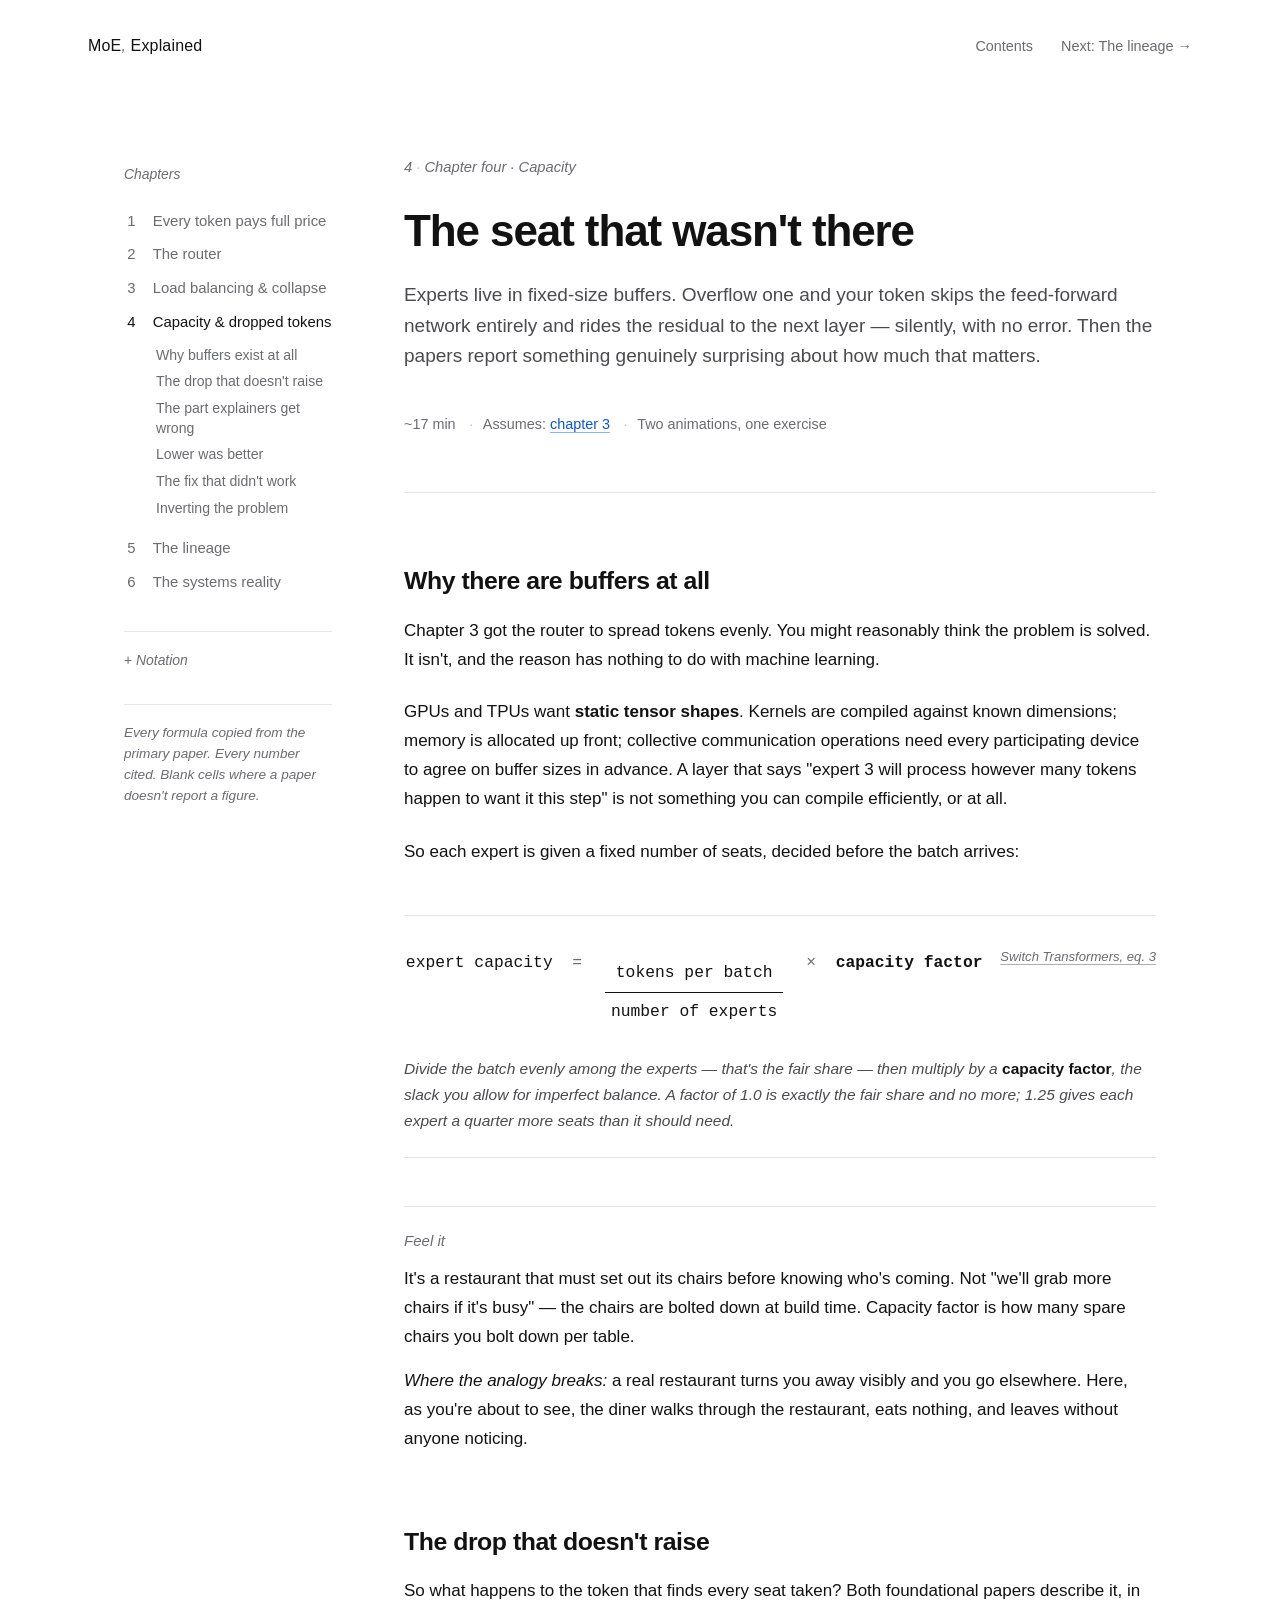
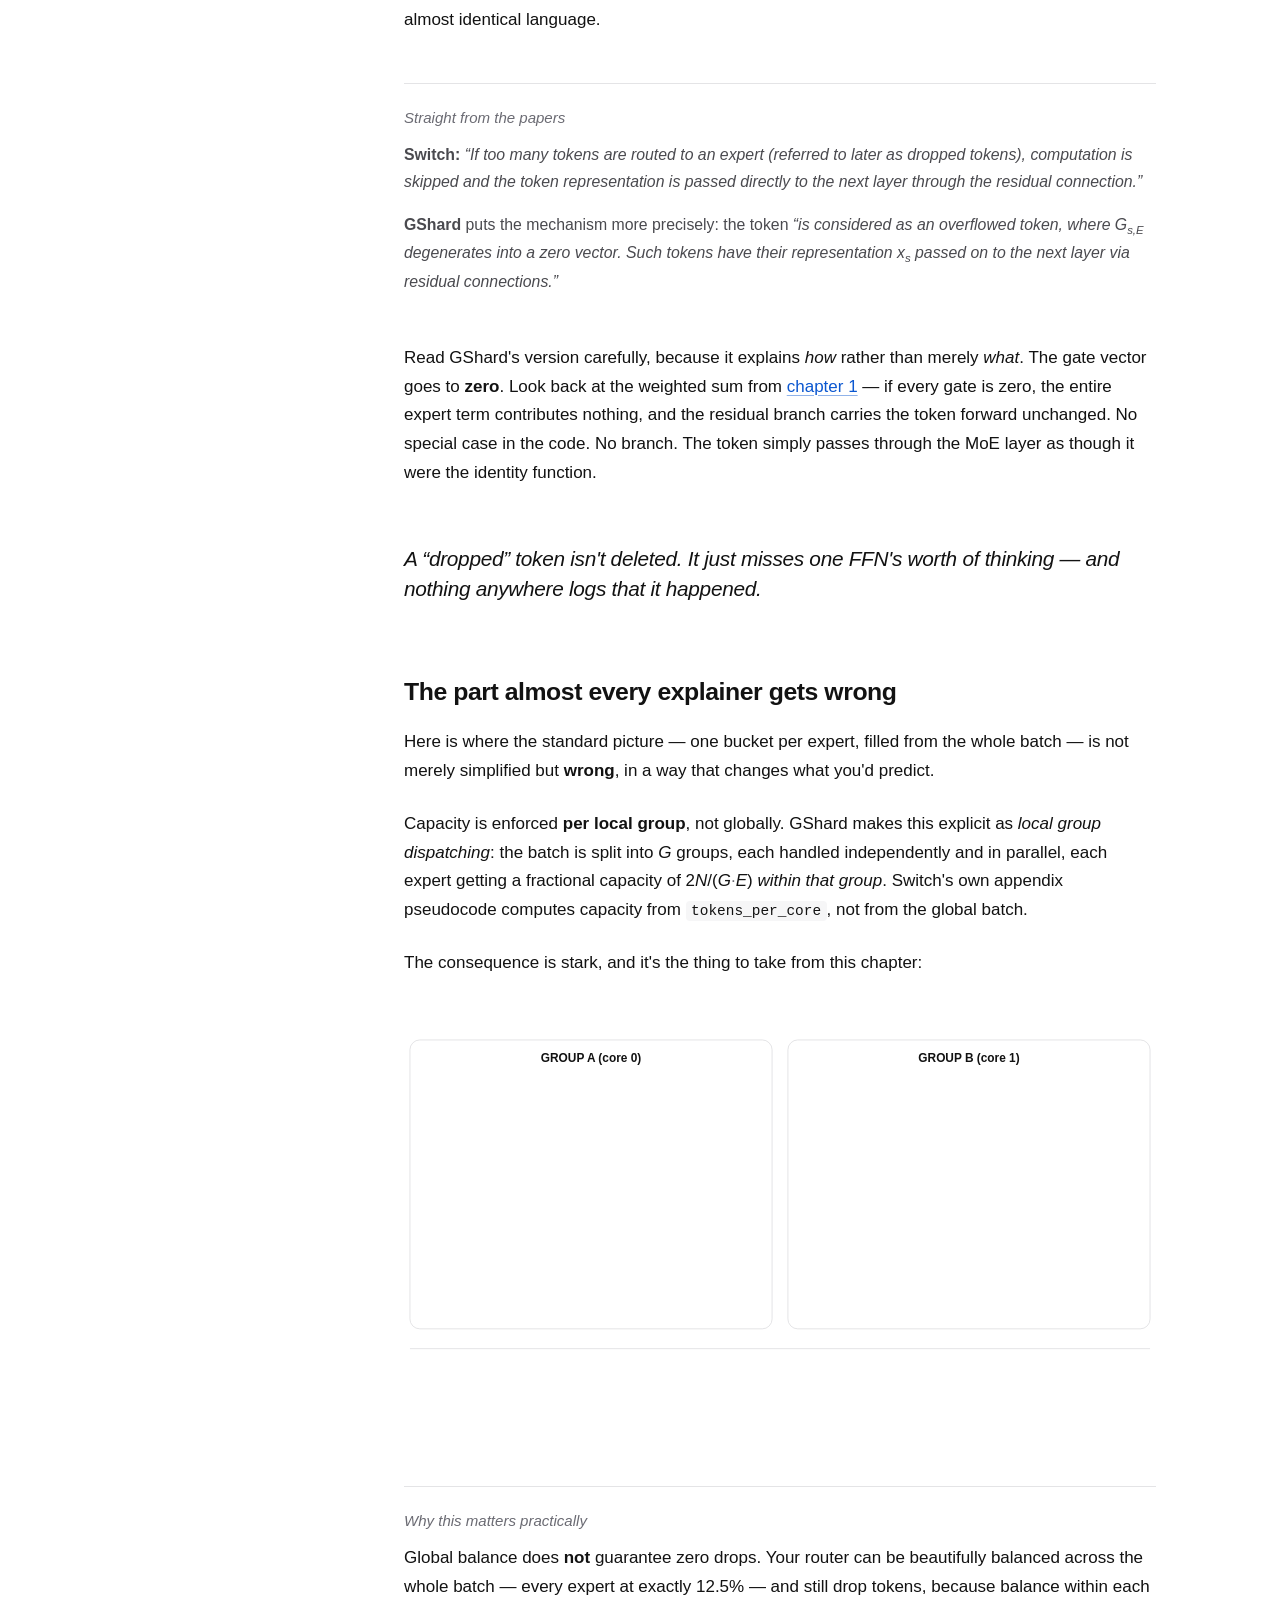
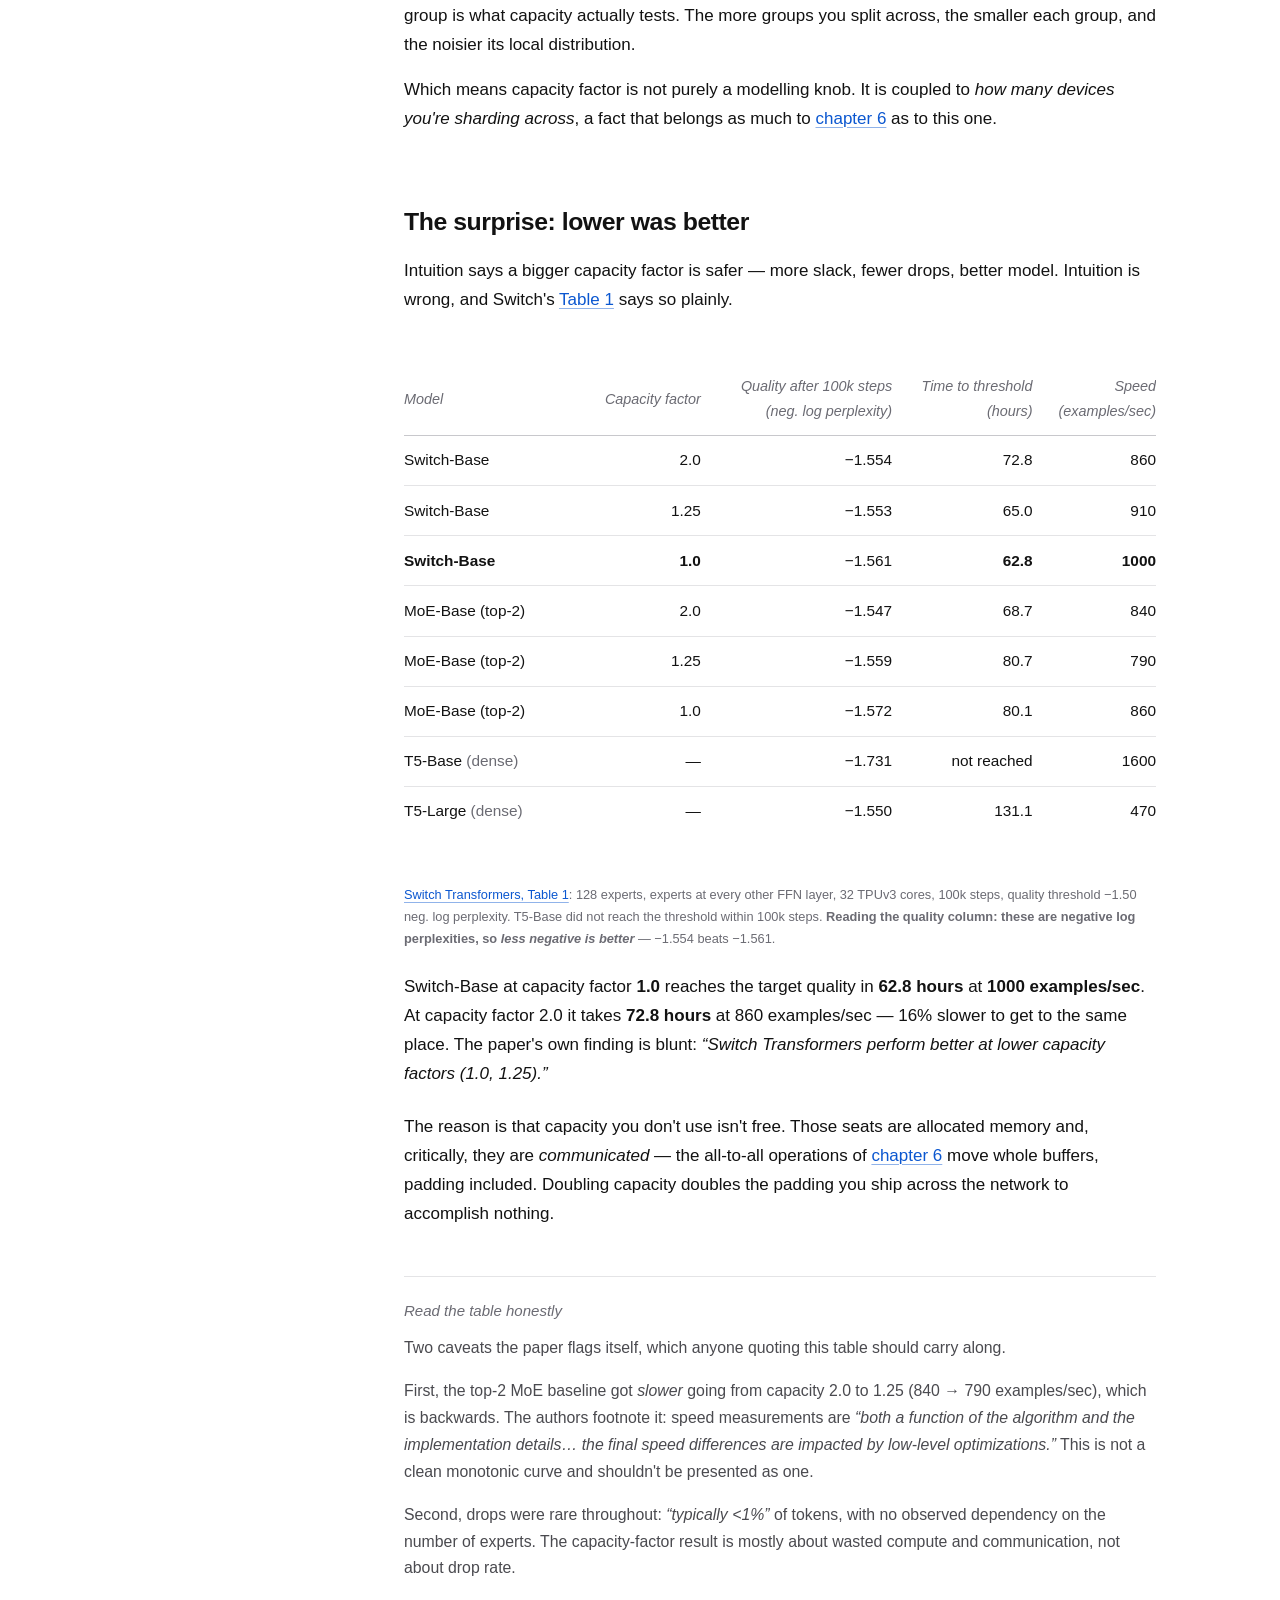
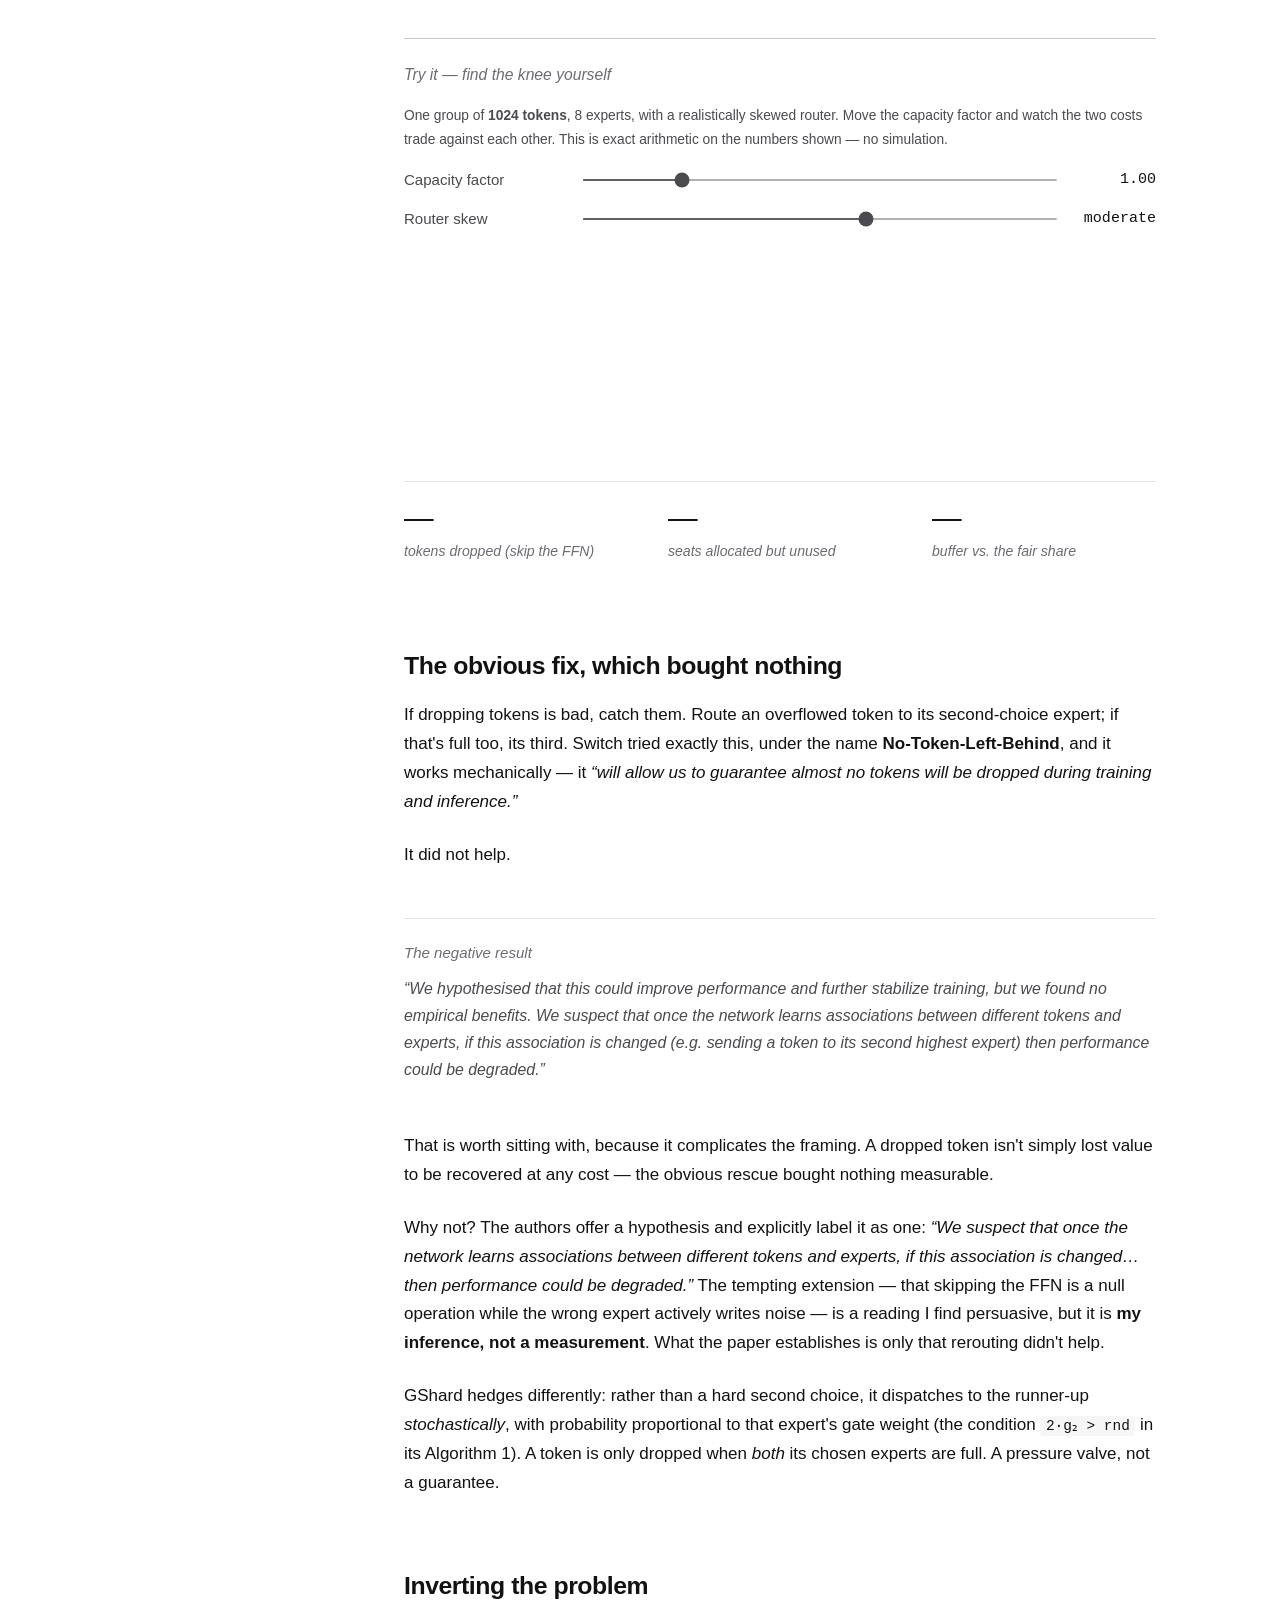
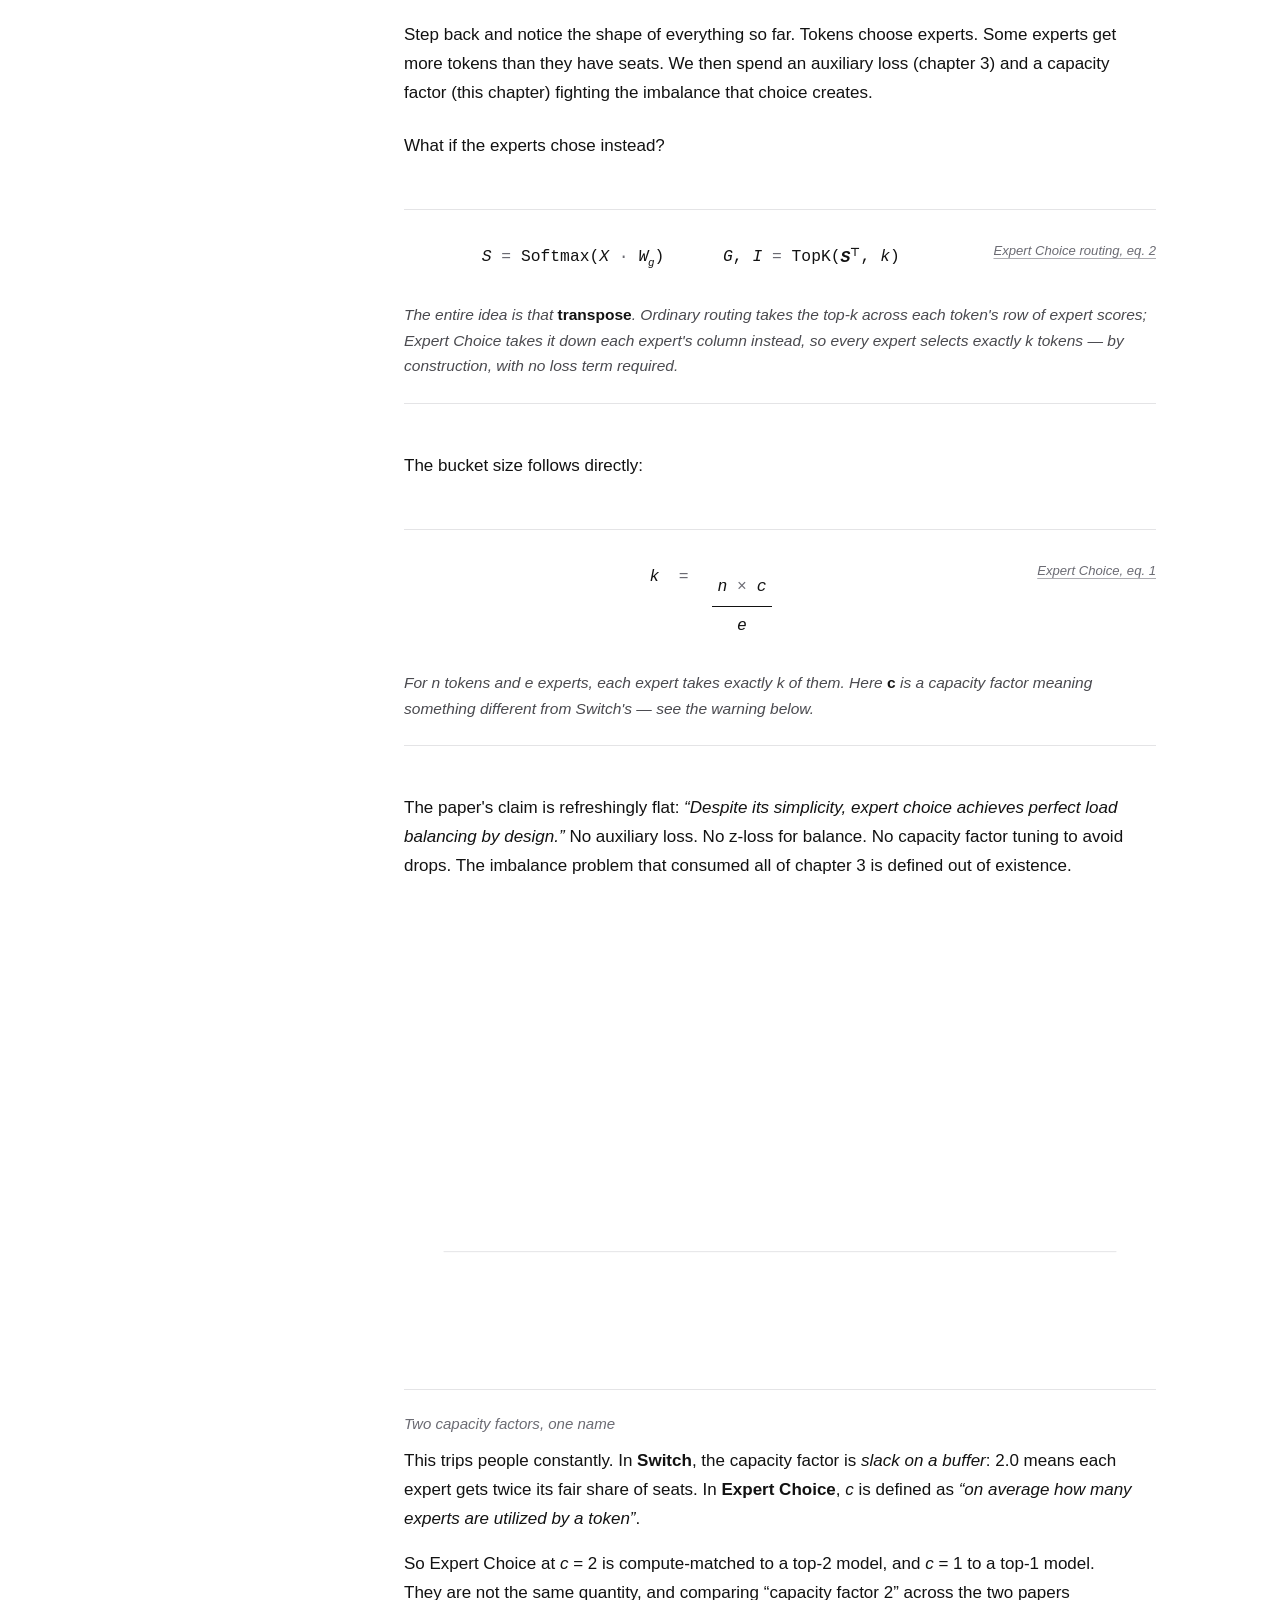
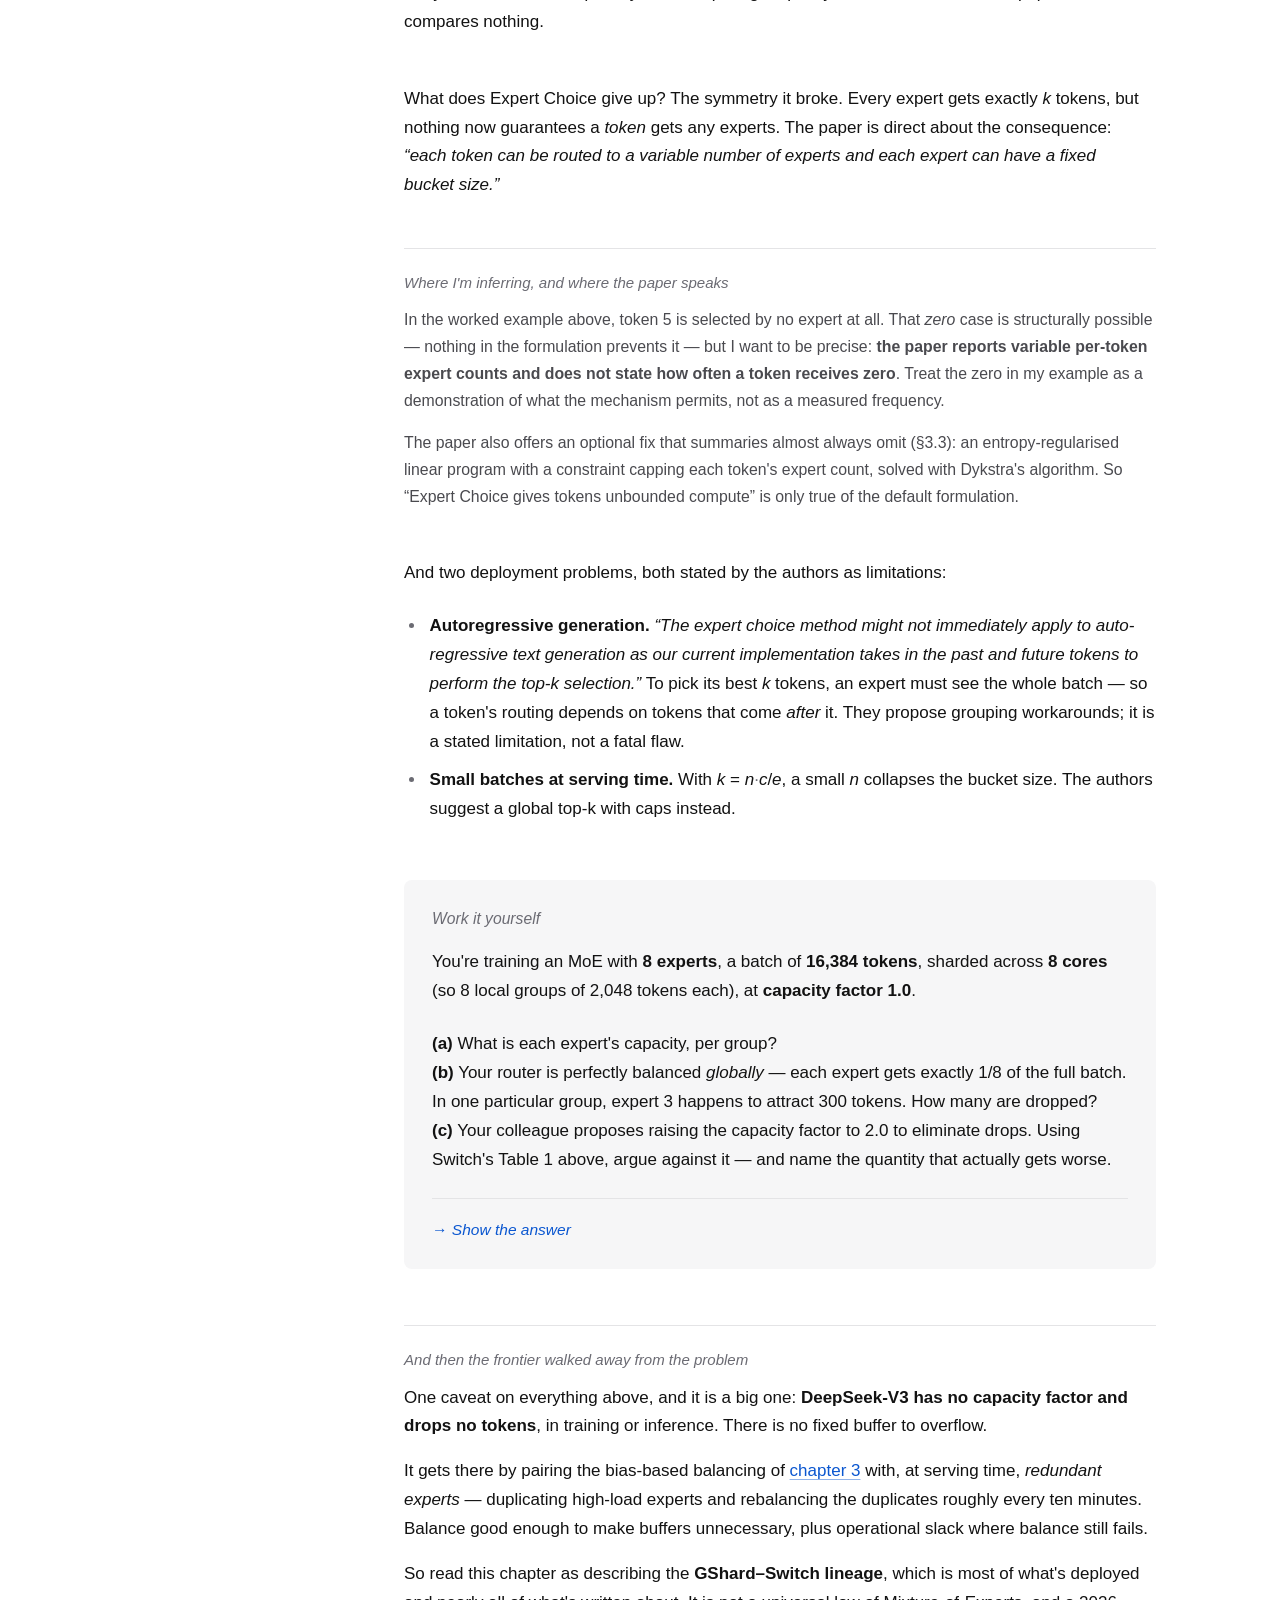
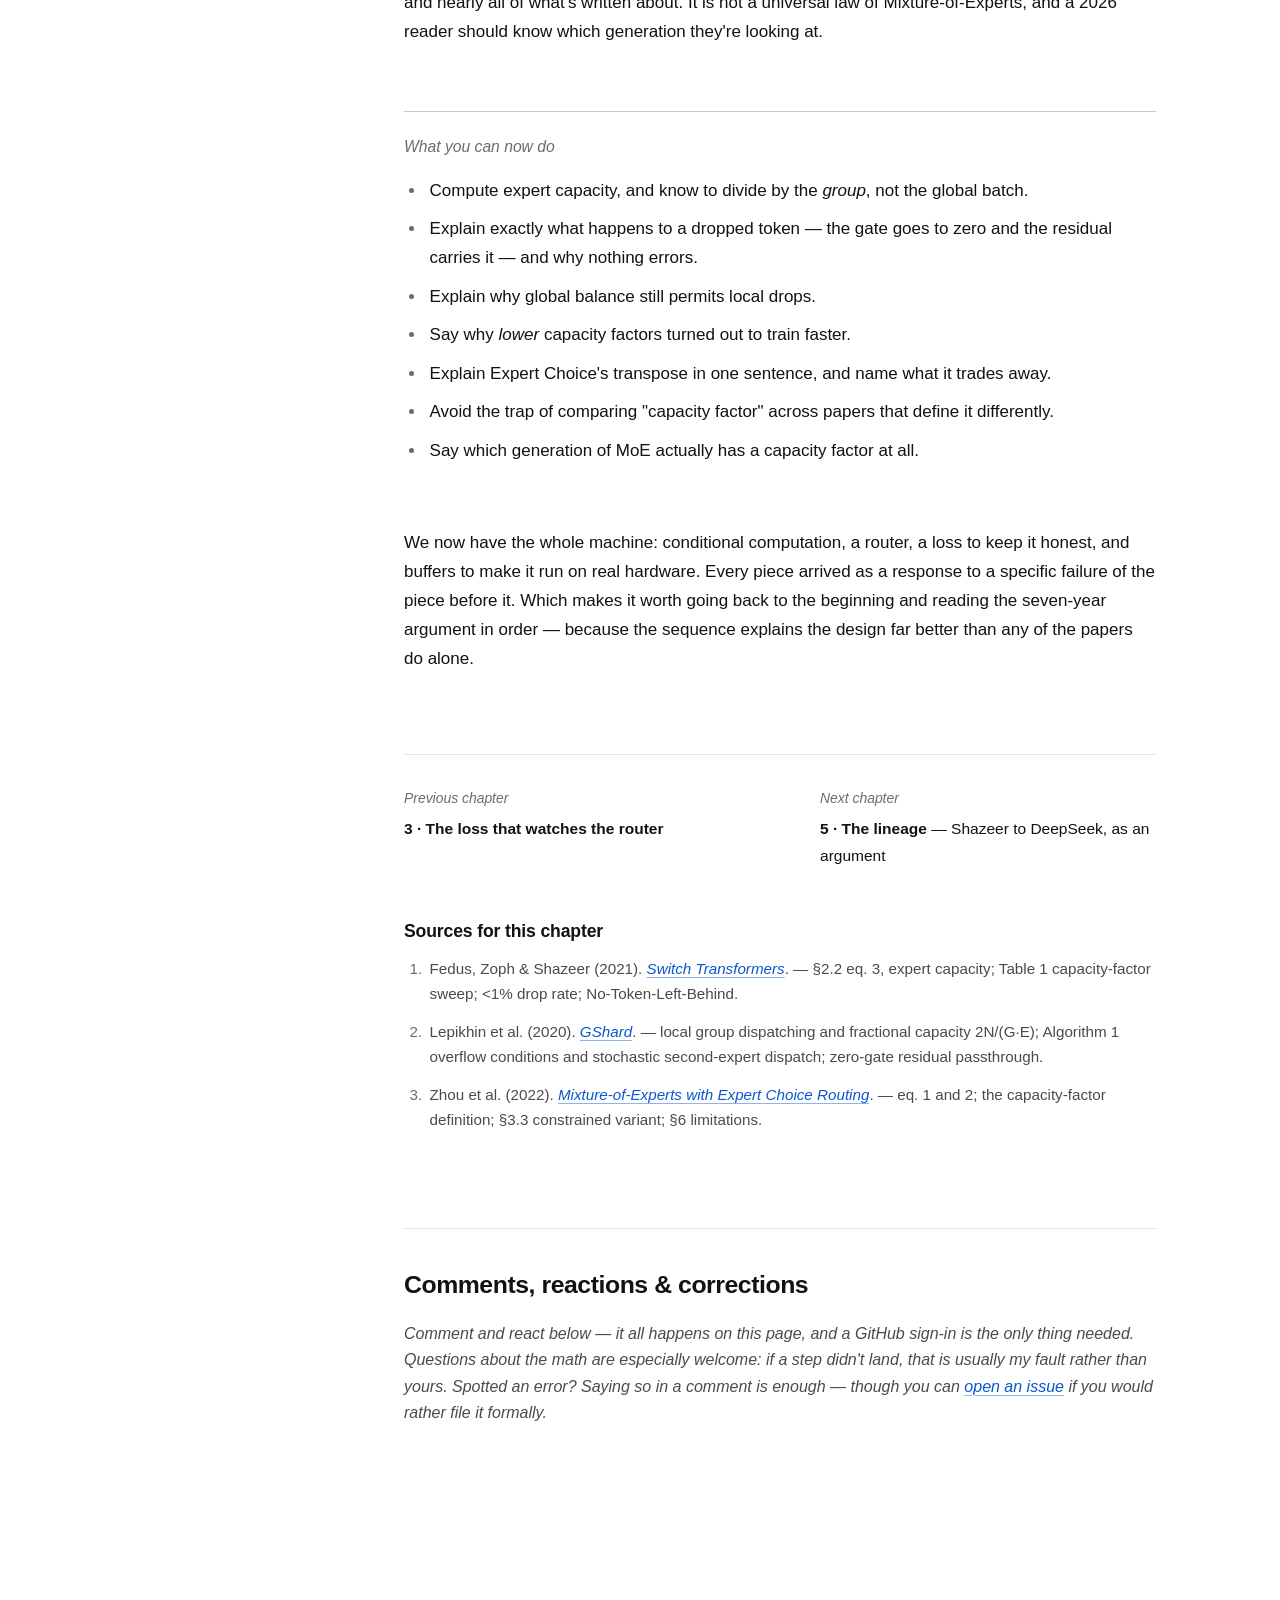
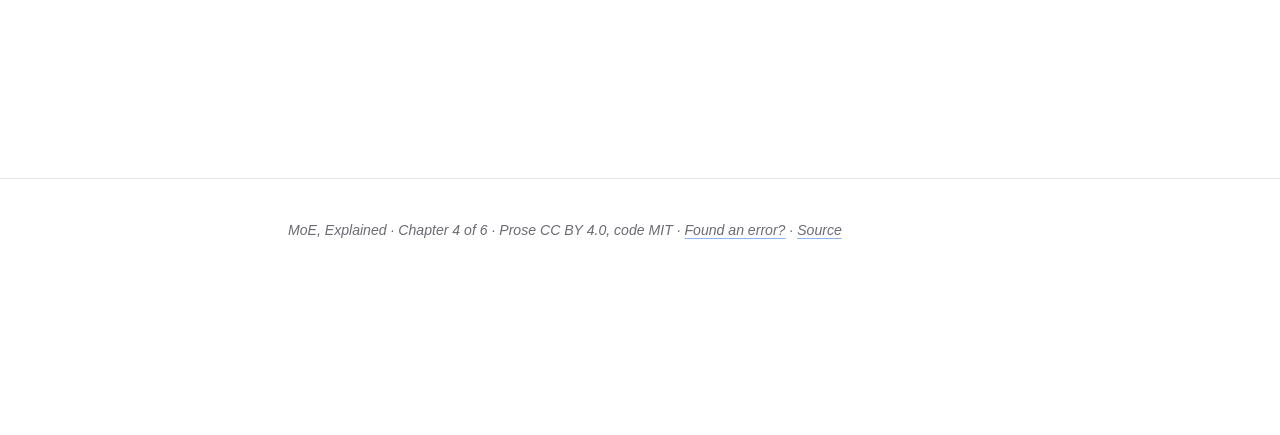
<file: posts/04-capacity-factor.html>
<!doctype html>
<html lang="en">
<head>
<meta charset="utf-8">
<meta name="viewport" content="width=device-width, initial-scale=1">
<title>The seat that wasn't there — MoE, Explained ch.4</title>
<meta name="description" content="Expert capacity, the silent token drop, and why lower capacity factors turned out to be better.">
<link rel="icon" href="data:image/svg+xml,<svg xmlns=%22http://www.w3.org/2000/svg%22 viewBox=%220 0 100 100%22><text y=%22.9em%22 font-size=%2290%22>🔀</text></svg>">
<link rel="canonical" href="https://noman654.github.io/moe-explained/posts/04-capacity-factor.html">
<meta property="og:type" content="article">
<meta property="og:site_name" content="MoE, Explained">
<meta property="og:title" content="The seat that wasn't there — MoE, Explained ch.4">
<meta property="og:description" content="Expert capacity, the silent token drop, and why lower capacity factors turned out to be better.">
<meta property="og:url" content="https://noman654.github.io/moe-explained/posts/04-capacity-factor.html">
<meta property="og:image" content="https://noman654.github.io/moe-explained/assets/social-card.png">
<meta property="og:image:width" content="1200">
<meta property="og:image:height" content="630">
<meta name="twitter:card" content="summary_large_image">
<meta name="twitter:title" content="The seat that wasn't there — MoE, Explained ch.4">
<meta name="twitter:description" content="Expert capacity, the silent token drop, and why lower capacity factors turned out to be better.">
<meta name="twitter:image" content="https://noman654.github.io/moe-explained/assets/social-card.png">
<link rel="stylesheet" href="../assets/moe.css">
</head>
<body>

<div class="progressrail" aria-hidden="true"><span id="prog"></span></div>

<header class="masthead">
  <div class="wrap">
    <a class="brand" href="../index.html">MoE<em>,</em> Explained</a>
    <nav aria-label="Site">
      <a href="../index.html">Contents</a>
      <a href="05-the-lineage.html">Next: The lineage &rarr;</a>
    </nav>
  </div>
</header>

<div class="book">

  <nav class="booknav" aria-label="Table of contents">
    <details open>
      <summary>Contents</summary>
      <p class="navtitle">Chapters</p>
      <ol>
        <li><a href="01-why-moe.html">Every token pays full price</a></li>
        <li><a href="02-the-router.html">The router</a></li>
        <li><a href="03-load-balancing.html">Load balancing &amp; collapse</a></li>
        <li><a href="04-capacity-factor.html" aria-current="page">Capacity &amp; dropped tokens</a>
          <ul class="inchap">
            <li><a href="#shapes">Why buffers exist at all</a></li>
            <li><a href="#drop">The drop that doesn't raise</a></li>
            <li><a href="#groups">The part explainers get wrong</a></li>
            <li><a href="#lower">Lower was better</a></li>
            <li><a href="#rescue">The fix that didn't work</a></li>
            <li><a href="#invert">Inverting the problem</a></li>
          </ul>
        </li>
        <li><a href="05-the-lineage.html">The lineage</a></li>
        <li><a href="06-systems-reality.html">The systems reality</a></li>
      </ol>
      <details class="notation">
        <summary>Notation</summary>
        <dl>
          <dt>N</dt><dd>number of experts in a layer</dd>
          <dt>k</dt><dd>experts activated per token (top-k)</dd>
          <dt>x</dt><dd>one token's hidden state</dd>
          <dt>W<sub>g</sub></dt><dd>the router matrix</dd>
          <dt>G(x)<sub>i</sub>, g<sub>i</sub></dt><dd>gate value for expert i</dd>
          <dt>E<sub>i</sub></dt><dd>expert i, as a function</dd>
          <dt>f<sub>i</sub></dt><dd>fraction of tokens <em>dispatched</em> to expert i</dd>
          <dt>P<sub>i</sub></dt><dd>fraction of router <em>probability</em> to expert i</dd>
          <dt>&alpha;</dt><dd>auxiliary-loss coefficient</dd>
          <dt>C</dt><dd>expert capacity, in token slots</dd>
          <dt>d<sub>model</sub></dt><dd>model dimension (4096 in Mixtral)</dd>
          <dt>d<sub>ff</sub></dt><dd>FFN hidden dimension (14336)</dd>
        </dl>
        <p class="nsub">Background terms &mdash; used by this book, built elsewhere</p>
        <dl class="nbg">
          <dt>token</dt><dd>a chunk of text (~&frac34; of a word) — the unit a model processes</dd>
          <dt>logit</dt><dd>a raw, unnormalised score, before softmax turns it into a weight</dd>
          <dt>softmax</dt><dd>turns a list of scores into positive weights that sum to 1</dd>
          <dt>residual</dt><dd>the "main line" a token travels along; layers add to it rather than replace it, so skipping a layer is harmless</dd>
          <dt>loss</dt><dd>one number saying how wrong the model was. Training = nudging weights to make it smaller</dd>
          <dt>gradient</dt><dd>which way to nudge each weight, and how hard, to reduce the loss</dd>
          <dt>differentiable</dt><dd>has a gradient. A hard count (an argmax, a tally) does not — this is the whole tension in ch.3</dd>
          <dt>autograd</dt><dd>the machinery that tracks which quantities carry gradients</dd>
          <dt>cross-entropy</dt><dd>the loss for "predict the next token" — the model's actual job</dd>
          <dt>collective</dt><dd>an operation every device does together (all-reduce, all-to-all)</dd>
          <dt>roofline</dt><dd>the ceiling on delivered performance: you are limited by compute or by memory bandwidth, whichever binds first</dd>
          <dt>machine balance</dt><dd>the crossover between those two, in FLOPs per byte moved (~148 on an H100)</dd>
          <dt>prefill / decode</dt><dd>reading the prompt all at once vs. generating one token at a time. Decode is the memory-bound one</dd>
        </dl>
        <p class="ncaveat">Careful with <b>E</b>: this book uses it for an expert
        (<b>E<sub>i</sub></b>), but GShard's papers use <b>E</b> for the expert
        <em>count</em> — where this book writes <b>N</b>. Quoted formulas keep their
        paper's notation.</p>
      </details>
      <p class="navfoot">Every formula copied from the primary paper. Every number
      cited. Blank cells where a paper doesn't report a figure.</p>
    </details>
  </nav>

  <main>

  <div class="chapmark"><span class="n">4</span><span class="l">Chapter four &middot; Capacity</span></div>
  <h1>The seat that wasn't there</h1>
  <p class="standfirst">Experts live in fixed-size buffers. Overflow one and your
  token skips the feed-forward network entirely and rides the residual to the next
  layer &mdash; silently, with no error. Then the papers report something genuinely
  surprising about how much that matters.</p>
  <p class="byline">
    <span>~17 min</span>
    <span>Assumes: <a href="03-load-balancing.html">chapter 3</a></span>
    <span>Two animations, one exercise</span>
  </p>

  <h2 id="shapes">Why there are buffers at all</h2>

  <p>Chapter 3 got the router to spread tokens evenly. You might reasonably think the
  problem is solved. It isn't, and the reason has nothing to do with machine learning.</p>

  <p>GPUs and TPUs want <strong>static tensor shapes</strong>. Kernels are compiled
  against known dimensions; memory is allocated up front; collective communication
  operations need every participating device to agree on buffer sizes in advance. A
  layer that says "expert 3 will process however many tokens happen to want it this
  step" is not something you can compile efficiently, or at all.</p>

  <p>So each expert is given a fixed number of seats, decided before the batch
  arrives:</p>

  <div class="eq">
    <span class="label"><a href="https://arxiv.org/abs/2101.03961">Switch Transformers, eq. 3</a></span>
    <div class="body">
      expert capacity &nbsp;<span class="op">=</span>&nbsp;
      <span class="frac">
        <span>tokens per batch</span>
        <span>number of experts</span>
      </span>
      &nbsp;<span class="op">&times;</span>&nbsp;
      <span class="hl-router">capacity factor</span>
    </div>
    <div class="say">Divide the batch evenly among the experts &mdash; that's the fair
    share &mdash; then multiply by a <b>capacity factor</b>, the slack you allow for
    imperfect balance. A factor of 1.0 is exactly the fair share and no more; 1.25
    gives each expert a quarter more seats than it should need.</div>
  </div>

  <div class="rung feel">
    <span class="tag">Feel it</span>
    <p>It's a restaurant that must set out its chairs before knowing who's coming. Not
    "we'll grab more chairs if it's busy" &mdash; the chairs are bolted down at
    build time. Capacity factor is how many spare chairs you bolt down per table.</p>
    <p><em>Where the analogy breaks:</em> a real restaurant turns you away visibly and
    you go elsewhere. Here, as you're about to see, the diner walks through the
    restaurant, eats nothing, and leaves without anyone noticing.</p>
  </div>

  <h2 id="drop">The drop that doesn't raise</h2>

  <p>So what happens to the token that finds every seat taken? Both foundational
  papers describe it, in almost identical language.</p>

  <div class="rung research">
    <span class="tag">Straight from the papers</span>
    <p><strong>Switch:</strong> <em>&ldquo;If too many tokens are routed to an expert
    (referred to later as dropped tokens), computation is skipped and the token
    representation is passed directly to the next layer through the residual
    connection.&rdquo;</em></p>
    <p><strong>GShard</strong> puts the mechanism more precisely: the token
    <em>&ldquo;is considered as an overflowed token, where
    G<sub>s,E</sub> degenerates into a zero vector. Such tokens have their
    representation x<sub>s</sub> passed on to the next layer via residual
    connections.&rdquo;</em></p>
  </div>

  <p>Read GShard's version carefully, because it explains <em>how</em> rather than
  merely <em>what</em>. The gate vector goes to <strong>zero</strong>. Look back at the
  weighted sum from <a href="01-why-moe.html">chapter 1</a> &mdash; if every gate is
  zero, the entire expert term contributes nothing, and the residual branch carries
  the token forward unchanged. No special case in the code. No branch. The token
  simply passes through the MoE layer as though it were the identity function.</p>

  <p class="pull">A &ldquo;dropped&rdquo; token isn't deleted. It just misses one
  FFN's worth of thinking &mdash; and nothing anywhere logs that it happened.</p>

  <h2 id="groups">The part almost every explainer gets wrong</h2>

  <p>Here is where the standard picture &mdash; one bucket per expert, filled from the
  whole batch &mdash; is not merely simplified but <strong>wrong</strong>, in a way
  that changes what you'd predict.</p>

  <p>Capacity is enforced <strong>per local group</strong>, not globally. GShard makes
  this explicit as <em>local group dispatching</em>: the batch is split into
  <span class="v">G</span> groups, each handled independently and in parallel, each
  expert getting a fractional capacity of
  2<span class="v">N</span>/(<span class="v">G</span><span class="op">&middot;</span><span class="v">E</span>)
  <em>within that group</em>. Switch's own appendix pseudocode computes capacity from
  <code>tokens_per_core</code>, not from the global batch.</p>

  <p>The consequence is stark, and it's the thing to take from this chapter:</p>

  <figure class="anim" id="anim1">
    <svg viewBox="0 0 760 400" role="img" aria-label="Two token groups processed in parallel, each with four experts of capacity three. In group A a fourth token routes to expert 2, finds no seat, and rides the residual connection past the feed-forward network. At the same moment expert 2 in group B has two empty seats that the dropped token cannot reach, because capacity is enforced per group.">
      <defs>
        <marker id="c1a" viewBox="0 0 10 10" refX="9" refY="5" markerWidth="7" markerHeight="7" orient="auto">
          <path d="M0,0 L10,5 L0,10 z" fill="currentColor"/>
        </marker>
        <marker id="c1r" viewBox="0 0 10 10" refX="9" refY="5" markerWidth="7" markerHeight="7" orient="auto">
          <path d="M0,0 L10,5 L0,10 z" fill="var(--danger)"/>
        </marker>
      </defs>
      <rect x="6" y="6" width="366" height="292" rx="10" fill="none" stroke="var(--rule)"/>
      <rect x="388" y="6" width="366" height="292" rx="10" fill="none" stroke="var(--rule)"/>
      <text x="189" y="28" text-anchor="middle" font-family="var(--sans)" font-size="12" font-weight="700" fill="currentColor">GROUP A  (core 0)</text>
      <text x="571" y="28" text-anchor="middle" font-family="var(--sans)" font-size="12" font-weight="700" fill="currentColor">GROUP B  (core 1)</text>
      <g id="c1-cols"></g>
      <line x1="6" y1="318" x2="754" y2="318" stroke="var(--rule)"/>
      <text id="c1-v1" x="20" y="340" font-family="var(--sans)" font-size="12" font-weight="700"></text>
      <text id="c1-v2" x="20" y="360" font-family="var(--sans)" font-size="11.5" fill="var(--ink-soft)"></text>
      <text id="c1-v3" x="20" y="380" font-family="var(--sans)" font-size="11.5" fill="var(--ink-soft)"></text>
    </svg>
  </figure>

  <div class="rung gotcha">
    <span class="tag">Why this matters practically</span>
    <p>Global balance does <strong>not</strong> guarantee zero drops. Your router can
    be beautifully balanced across the whole batch &mdash; every expert at exactly
    12.5% &mdash; and still drop tokens, because balance within each group is what
    capacity actually tests. The more groups you split across, the smaller each group,
    and the noisier its local distribution.</p>
    <p>Which means capacity factor is not purely a modelling knob. It is coupled to
    <em>how many devices you're sharding across</em>, a fact that belongs as much to
    <a href="06-systems-reality.html">chapter 6</a> as to this one.</p>
  </div>

  <h2 id="lower">The surprise: lower was better</h2>

  <p>Intuition says a bigger capacity factor is safer &mdash; more slack, fewer drops,
  better model. Intuition is wrong, and Switch's <a href="https://arxiv.org/abs/2101.03961">Table 1</a> says so plainly.</p>

  <div class="tablewrap">
  <table>
    <thead><tr>
      <th>Model</th><th class="num">Capacity factor</th>
      <th class="num">Quality after 100k steps<br><span style="font-weight:400">(neg. log perplexity)</span></th>
      <th class="num">Time to threshold<br><span style="font-weight:400">(hours)</span></th>
      <th class="num">Speed<br><span style="font-weight:400">(examples/sec)</span></th>
    </tr></thead>
    <tbody>
      <tr><td>Switch-Base</td><td class="num">2.0</td><td class="num">&minus;1.554</td><td class="num">72.8</td><td class="num">860</td></tr>
      <tr><td>Switch-Base</td><td class="num">1.25</td><td class="num">&minus;1.553</td><td class="num">65.0</td><td class="num">910</td></tr>
      <tr><td><strong>Switch-Base</strong></td><td class="num"><strong>1.0</strong></td><td class="num">&minus;1.561</td><td class="num"><strong>62.8</strong></td><td class="num"><strong>1000</strong></td></tr>
      <tr><td>MoE-Base (top-2)</td><td class="num">2.0</td><td class="num">&minus;1.547</td><td class="num">68.7</td><td class="num">840</td></tr>
      <tr><td>MoE-Base (top-2)</td><td class="num">1.25</td><td class="num">&minus;1.559</td><td class="num">80.7</td><td class="num">790</td></tr>
      <tr><td>MoE-Base (top-2)</td><td class="num">1.0</td><td class="num">&minus;1.572</td><td class="num">80.1</td><td class="num">860</td></tr>
      <tr><td>T5-Base <span style="color:var(--ink-faint)">(dense)</span></td><td class="num">&mdash;</td><td class="num">&minus;1.731</td><td class="num">not reached</td><td class="num">1600</td></tr>
      <tr><td>T5-Large <span style="color:var(--ink-faint)">(dense)</span></td><td class="num">&mdash;</td><td class="num">&minus;1.550</td><td class="num">131.1</td><td class="num">470</td></tr>
    </tbody>
  </table>
  </div>

  <p style="font-family:var(--sans);font-size:0.8rem;color:var(--ink-faint)">
  <a href="https://arxiv.org/abs/2101.03961">Switch Transformers, Table 1</a>: 128 experts, experts at every other FFN layer, 32
  TPUv3 cores, 100k steps, quality threshold &minus;1.50 neg. log perplexity. T5-Base
  did not reach the threshold within 100k steps. <strong>Reading the quality column:
  these are negative log perplexities, so <em>less negative is better</em></strong>
  &mdash; &minus;1.554 beats &minus;1.561.</p>

  <p>Switch-Base at capacity factor <strong>1.0</strong> reaches the target quality in
  <strong>62.8 hours</strong> at <strong>1000 examples/sec</strong>. At capacity factor
  2.0 it takes <strong>72.8 hours</strong> at 860 examples/sec &mdash; 16% slower to
  get to the same place. The paper's own finding is blunt: <em>&ldquo;Switch
  Transformers perform better at lower capacity factors (1.0, 1.25).&rdquo;</em></p>

  <p>The reason is that capacity you don't use isn't free. Those seats are allocated
  memory and, critically, they are <em>communicated</em> &mdash; the all-to-all
  operations of <a href="06-systems-reality.html">chapter 6</a> move whole buffers,
  padding included. Doubling capacity doubles the padding you ship across the network
  to accomplish nothing.</p>

  <div class="rung research">
    <span class="tag">Read the table honestly</span>
    <p>Two caveats the paper flags itself, which anyone quoting this table should
    carry along.</p>
    <p>First, the top-2 MoE baseline got <em>slower</em> going from capacity 2.0 to
    1.25 (840 &rarr; 790 examples/sec), which is backwards. The authors footnote it:
    speed measurements are <em>&ldquo;both a function of the algorithm and the
    implementation details&hellip; the final speed differences are impacted by low-level
    optimizations.&rdquo;</em> This is not a clean monotonic curve and shouldn't be
    presented as one.</p>
    <p>Second, drops were rare throughout: <em>&ldquo;typically &lt;1%&rdquo;</em> of
    tokens, with no observed dependency on the number of experts. The capacity-factor
    result is mostly about wasted compute and communication, not about drop rate.</p>
  </div>

  <div class="tryit">
    <h3>Try it &mdash; find the knee yourself</h3>
    <p style="font-family:var(--sans);font-size:0.86rem;color:var(--ink-soft);margin-bottom:1rem">
    One group of <strong>1024 tokens</strong>, 8 experts, with a realistically skewed
    router. Move the capacity factor and watch the two costs trade against each other.
    This is exact arithmetic on the numbers shown &mdash; no simulation.</p>

    <div class="ctl">
      <label for="cf">Capacity factor</label>
      <input type="range" id="cf" min="50" max="300" value="100" step="5">
      <output for="cf" id="cfo">1.00</output>
    </div>
    <div class="ctl">
      <label for="sk">Router skew</label>
      <input type="range" id="sk" min="0" max="100" value="60">
      <output for="sk" id="sko">moderate</output>
    </div>

    <svg id="capchart" viewBox="0 0 700 180" role="img" aria-label="Per-expert token load against the capacity line, showing which experts overflow and how many seats sit unused." style="width:100%;height:auto;margin:1rem 0"></svg>

    <div class="stats" style="margin:0">
      <div class="stat"><div class="n" id="cDrop">&mdash;</div><div class="l">tokens dropped (skip the FFN)</div></div>
      <div class="stat"><div class="n" id="cWaste">&mdash;</div><div class="l">seats allocated but unused</div></div>
      <div class="stat"><div class="n" id="cMem">&mdash;</div><div class="l">buffer vs. the fair share</div></div>
    </div>
    <p id="cNote" role="status" style="font-family:var(--sans);font-size:0.82rem;color:var(--ink-soft);margin:0.9rem 0 0"></p>
  </div>

  <h2 id="rescue">The obvious fix, which bought nothing</h2>

  <p>If dropping tokens is bad, catch them. Route an overflowed token to its
  second-choice expert; if that's full too, its third. Switch tried exactly this,
  under the name <strong>No-Token-Left-Behind</strong>, and it works mechanically
  &mdash; it <em>&ldquo;will allow us to guarantee almost no tokens will be dropped
  during training and inference.&rdquo;</em></p>

  <p>It did not help.</p>

  <div class="rung research">
    <span class="tag">The negative result</span>
    <p><em>&ldquo;We hypothesised that this could improve performance and further
    stabilize training, but we found no empirical benefits. We suspect that once the
    network learns associations between different tokens and experts, if this
    association is changed (e.g. sending a token to its second highest expert) then
    performance could be degraded.&rdquo;</em></p>
  </div>

  <p>That is worth sitting with, because it complicates the framing. A dropped token
  isn't simply lost value to be recovered at any cost &mdash; the obvious rescue bought
  nothing measurable.</p>
  <p>Why not? The authors offer a hypothesis and explicitly label it as one:
  <em>&ldquo;We suspect that once the network learns associations between different
  tokens and experts, if this association is changed&hellip; then performance could be
  degraded.&rdquo;</em> The tempting extension &mdash; that skipping the FFN is a null
  operation while the wrong expert actively writes noise &mdash; is a reading I find
  persuasive, but it is <strong>my inference, not a measurement</strong>. What the
  paper establishes is only that rerouting didn't help.</p>

  <p>GShard hedges differently: rather than a hard second choice, it dispatches to the
  runner-up <em>stochastically</em>, with probability proportional to that expert's
  gate weight (the condition <code>2·g₂ &gt; rnd</code> in its Algorithm 1). A token
  is only dropped when <em>both</em> its chosen experts are full. A pressure valve,
  not a guarantee.</p>

  <h2 id="invert">Inverting the problem</h2>

  <p>Step back and notice the shape of everything so far. Tokens choose experts. Some
  experts get more tokens than they have seats. We then spend an auxiliary loss
  (chapter 3) and a capacity factor (this chapter) fighting the imbalance that choice
  creates.</p>

  <p>What if the experts chose instead?</p>

  <div class="eq">
    <span class="label"><a href="https://arxiv.org/abs/2202.09368">Expert Choice routing, eq. 2</a></span>
    <div class="body">
      <span class="v">S</span> <span class="op">=</span> Softmax(<span class="v">X</span> <span class="op">&middot;</span> <span class="v">W</span><sub><span class="v">g</span></sub>)
      &nbsp;&nbsp;&nbsp;&nbsp;
      <span class="v">G</span>, <span class="v">I</span> <span class="op">=</span>
      TopK(<span class="hl-active"><span class="v">S</span><sup>&#8868;</sup></span>, <span class="v">k</span>)
    </div>
    <div class="say">The entire idea is that <b>transpose</b>. Ordinary routing takes
    the top-k across each token's <i>row</i> of expert scores; Expert Choice takes it
    down each expert's <i>column</i> instead, so every expert selects exactly
    <i>k</i> tokens &mdash; by construction, with no loss term required.</div>
  </div>

  <p>The bucket size follows directly:</p>

  <div class="eq">
    <span class="label"><a href="https://arxiv.org/abs/2202.09368">Expert Choice, eq. 1</a></span>
    <div class="body">
      <span class="v">k</span> &nbsp;<span class="op">=</span>&nbsp;
      <span class="frac">
        <span><span class="v">n</span> <span class="op">&times;</span> <span class="v">c</span></span>
        <span><span class="v">e</span></span>
      </span>
    </div>
    <div class="say">For <i>n</i> tokens and <i>e</i> experts, each expert takes
    exactly <i>k</i> of them. Here <b>c</b> is a capacity factor meaning something
    different from Switch's &mdash; see the warning below.</div>
  </div>

  <p>The paper's claim is refreshingly flat: <em>&ldquo;Despite its simplicity, expert
  choice achieves perfect load balancing by design.&rdquo;</em> No auxiliary loss. No
  z-loss for balance. No capacity factor tuning to avoid drops. The imbalance problem
  that consumed all of chapter 3 is defined out of existence.</p>

  <figure class="anim" id="anim2">
    <svg viewBox="0 0 760 400" role="img" aria-label="An affinity matrix of six tokens by four experts, resolved two ways. Taking the top two along each token row gives experts loads of 2, 4, 2 and 4 — imbalanced. Taking the top three along each expert column gives every expert exactly 3 — perfectly balanced — but leaves token 5 with no expert at all and token 6 with four.">
      <g id="c2-grid"></g>
      <line x1="40" y1="318" x2="720" y2="318" stroke="var(--rule)"/>
      <text id="c2-v1" x="40" y="340" font-family="var(--sans)" font-size="12" font-weight="700"></text>
      <text id="c2-v2" x="40" y="360" font-family="var(--sans)" font-size="11.5" fill="var(--ink-soft)"></text>
      <text id="c2-v3" x="40" y="380" font-family="var(--sans)" font-size="11.5" fill="var(--ink-soft)"></text>
    </svg>
  </figure>

  <div class="rung gotcha">
    <span class="tag">Two capacity factors, one name</span>
    <p>This trips people constantly. In <strong>Switch</strong>, the capacity factor
    is <em>slack on a buffer</em>: 2.0 means each expert gets twice its fair share of
    seats. In <strong>Expert Choice</strong>, <span class="v">c</span> is defined as
    <em>&ldquo;on average how many experts are utilized by a token&rdquo;</em>.</p>
    <p>So Expert Choice at <span class="v">c</span>&nbsp;=&nbsp;2 is compute-matched
    to a top-2 model, and <span class="v">c</span>&nbsp;=&nbsp;1 to a top-1 model.
    They are not the same quantity, and comparing &ldquo;capacity factor 2&rdquo;
    across the two papers compares nothing.</p>
  </div>

  <p>What does Expert Choice give up? The symmetry it broke. Every expert gets exactly
  <span class="v">k</span> tokens, but nothing now guarantees a <em>token</em> gets
  any experts. The paper is direct about the consequence: <em>&ldquo;each token can be
  routed to a variable number of experts and each expert can have a fixed bucket
  size.&rdquo;</em></p>

  <div class="rung research">
    <span class="tag">Where I'm inferring, and where the paper speaks</span>
    <p>In the worked example above, token 5 is selected by no expert at all. That
    <em>zero</em> case is structurally possible &mdash; nothing in the formulation
    prevents it &mdash; but I want to be precise: <strong>the paper reports variable
    per-token expert counts and does not state how often a token receives zero</strong>.
    Treat the zero in my example as a demonstration of what the mechanism permits, not
    as a measured frequency.</p>
    <p>The paper also offers an optional fix that summaries almost always omit
    (&sect;3.3): an entropy-regularised linear program with a constraint capping each
    token's expert count, solved with Dykstra's algorithm. So &ldquo;Expert Choice
    gives tokens unbounded compute&rdquo; is only true of the default formulation.</p>
  </div>

  <p>And two deployment problems, both stated by the authors as limitations:</p>

  <ul>
    <li><strong>Autoregressive generation.</strong> <em>&ldquo;The expert choice method
      might not immediately apply to auto-regressive text generation as our current
      implementation takes in the past and future tokens to perform the top-k
      selection.&rdquo;</em> To pick its best <span class="v">k</span> tokens, an
      expert must see the whole batch &mdash; so a token's routing depends on tokens
      that come <em>after</em> it. They propose grouping workarounds; it is a stated
      limitation, not a fatal flaw.</li>
    <li><strong>Small batches at serving time.</strong> With
      <span class="v">k</span> = <span class="v">n</span><span class="op">&middot;</span><span class="v">c</span>/<span class="v">e</span>,
      a small <span class="v">n</span> collapses the bucket size. The authors suggest
      a global top-k with caps instead.</li>
  </ul>

  <div class="problem">
    <h3>Work it yourself</h3>
    <p>You're training an MoE with <strong>8 experts</strong>, a batch of
    <strong>16,384 tokens</strong>, sharded across <strong>8 cores</strong> (so 8 local
    groups of 2,048 tokens each), at <strong>capacity factor 1.0</strong>.</p>
    <p><strong>(a)</strong> What is each expert's capacity, per group?<br>
    <strong>(b)</strong> Your router is perfectly balanced <em>globally</em> — each
    expert gets exactly 1/8 of the full batch. In one particular group, expert 3
    happens to attract 300 tokens. How many are dropped?<br>
    <strong>(c)</strong> Your colleague proposes raising the capacity factor to 2.0 to
    eliminate drops. Using Switch's Table 1 above, argue against it — and name the
    quantity that actually gets worse.</p>
    <details>
      <summary>Show the answer</summary>
      <p><strong>(a)</strong> Capacity is computed per group, not per batch:
      <code>2048 / 8 × 1.0 = <strong>256 seats</strong></code> per expert per group.
      (Compute it from the global batch and you'd wrongly get 2,048 — eight times too
      many — and conclude drops were impossible.)</p>
      <p><strong>(b)</strong> <code>300 − 256 = <strong>44 tokens dropped</strong></code>,
      in that group, despite the router being perfectly balanced across the batch as a
      whole. This is the chapter's central point: <strong>global balance does not
      prevent local overflow.</strong> Those 44 tokens skip the FFN and ride the
      residual, and nothing logs it.</p>
      <p><strong>(c)</strong> Doubling capacity to 2.0 gives 512 seats and would
      indeed absorb the 44. But Switch-Base at CF 2.0 took <strong>72.8 hours</strong>
      to reach the quality threshold versus <strong>62.8 hours</strong> at CF 1.0, and
      ran at 860 vs 1000 examples/sec — 16% slower to the same quality. The quantity
      that gets worse is <strong>throughput</strong>, because unused seats are still
      allocated and still shipped: the all-to-all collectives move whole buffers,
      padding included. You'd be paying a permanent 14% speed tax on every step to
      rescue &lt;1% of tokens — and per No-Token-Left-Behind, rescuing them wasn't
      worth much anyway.</p>
      <p><em>Full credit on (b) if you divided by the group, not the batch. That single
      distinction is what this chapter is for.</em></p>
    </details>
  </div>

  <div class="rung gotcha">
    <span class="tag">And then the frontier walked away from the problem</span>
    <p>One caveat on everything above, and it is a big one: <strong>DeepSeek-V3 has no
    capacity factor and drops no tokens</strong>, in training or inference. There is no
    fixed buffer to overflow.</p>
    <p>It gets there by pairing the bias-based balancing of
    <a href="03-load-balancing.html#free">chapter 3</a> with, at serving time,
    <em>redundant experts</em> &mdash; duplicating high-load experts and rebalancing
    the duplicates roughly every ten minutes. Balance good enough to make buffers
    unnecessary, plus operational slack where balance still fails.</p>
    <p>So read this chapter as describing the <strong>GShard&ndash;Switch lineage</strong>,
    which is most of what's deployed and nearly all of what's written about. It is not
    a universal law of Mixture-of-Experts, and a 2026 reader should know which
    generation they're looking at.</p>
  </div>

  <div class="takeaway">
    <h3>What you can now do</h3>
    <ul>
      <li>Compute expert capacity, and know to divide by the <em>group</em>, not the
        global batch.</li>
      <li>Explain exactly what happens to a dropped token &mdash; the gate goes to
        zero and the residual carries it &mdash; and why nothing errors.</li>
      <li>Explain why global balance still permits local drops.</li>
      <li>Say why <em>lower</em> capacity factors turned out to train faster.</li>
      <li>Explain Expert Choice's transpose in one sentence, and name what it trades
        away.</li>
      <li>Avoid the trap of comparing "capacity factor" across papers that define it
        differently.</li>
      <li>Say which generation of MoE actually has a capacity factor at all.</li>
    </ul>
  </div>

  <p>We now have the whole machine: conditional computation, a router, a loss to keep
  it honest, and buffers to make it run on real hardware. Every piece arrived as a
  response to a specific failure of the piece before it. Which makes it worth going
  back to the beginning and reading the seven-year argument in order &mdash; because
  the sequence explains the design far better than any of the papers do alone.</p>

  <nav class="seriesnav" aria-label="Chapter navigation">
    <a href="03-load-balancing.html">
      <span class="k">Previous chapter</span>
      <span class="t"><strong>3 &middot; The loss that watches the router</strong></span>
    </a>
    <a href="05-the-lineage.html">
      <span class="k">Next chapter</span>
      <span class="t"><strong>5 &middot; The lineage</strong> &mdash; Shazeer to
      DeepSeek, as an argument</span>
    </a>
  </nav>

  <h3>Sources for this chapter</h3>
  <ol class="refs">
    <li>Fedus, Zoph &amp; Shazeer (2021).
      <a href="https://arxiv.org/abs/2101.03961"><em>Switch Transformers</em></a>.
      &mdash; &sect;2.2 eq. 3, expert capacity; Table 1 capacity-factor sweep;
      &lt;1% drop rate; No-Token-Left-Behind.</li>
    <li>Lepikhin et al. (2020).
      <a href="https://arxiv.org/abs/2006.16668"><em>GShard</em></a>. &mdash; local
      group dispatching and fractional capacity 2N/(G&middot;E); Algorithm 1 overflow
      conditions and stochastic second-expert dispatch; zero-gate residual passthrough.</li>
    <li>Zhou et al. (2022).
      <a href="https://arxiv.org/abs/2202.09368"><em>Mixture-of-Experts with Expert
      Choice Routing</em></a>. &mdash; eq. 1 and 2; the capacity-factor definition;
      &sect;3.3 constrained variant; &sect;6 limitations.</li>
  </ol>

  <section class="comments">
    <h2>Comments, reactions &amp; corrections</h2>
    <p class="lede">Comment and react below &mdash; it all happens on this page, and a GitHub sign-in is the only thing needed. Questions about the math are especially welcome: if a step didn't land, that is usually my fault rather than yours. Spotted an error? Saying so in a comment is enough &mdash; though you can <a href="https://github.com/Noman654/moe-explained/issues/new">open an issue</a> if you would rather file it formally.</p>
    <div id="giscus-mount"></div>
  </section>

  </main>
</div>

<footer class="site"><div class="wrap">
  MoE, Explained &middot; Chapter 4 of 6 &middot; Prose CC BY 4.0, code MIT &middot;
  <a href="https://github.com/Noman654/moe-explained/issues/new">Found an error?</a> &middot;
  <a href="https://github.com/Noman654/moe-explained">Source</a>
</div></footer>

<script src="../assets/anim.js"></script>
<script src="../assets/comments.js"></script>
<script>
(function () {
  var bar = document.getElementById('prog'), art = document.querySelector('article');
  function upd() {
    var h = art.offsetHeight - window.innerHeight;
    var p = h > 0 ? (window.scrollY - art.offsetTop) / h : 0;
    bar.style.width = Math.max(0, Math.min(1, p)) * 100 + '%';
  }
  addEventListener('scroll', upd, { passive: true });
  addEventListener('resize', upd); upd();
})();

/* ====== ANIMATION 1 — a full buffer, next to spare seats it can't reach ==== */
(function () {
  var SVG = 'http://www.w3.org/2000/svg';
  var CAP = 3;
  // per group: which expert each arriving token wants
  var A_WANT = [0, 1, 1, 1, 1, 2, 0, 3];   // token 5 (index 4) overflows E2
  var B_WANT = [0, 2, 3, 1, 2, 0, 3, 2];   // E2 in group B stays nearly empty
  var cols = document.getElementById('c1-cols');

  function panel(x0, want) {
    var g = document.createElementNS(SVG, 'g'), experts = [];
    for (var e = 0; e < 4; e++) {
      var bx = x0 + 24 + e * 84;
      var box = document.createElementNS(SVG, 'rect');
      box.setAttribute('x', bx); box.setAttribute('y', 108);
      box.setAttribute('width', 68); box.setAttribute('height', 96);
      box.setAttribute('rx', 6); box.setAttribute('fill', 'none');
      box.setAttribute('stroke', 'var(--rule-strong)');
      g.appendChild(box);
      var lab = document.createElementNS(SVG, 'text');
      lab.setAttribute('x', bx + 34); lab.setAttribute('y', 222);
      lab.setAttribute('text-anchor', 'middle');
      lab.setAttribute('font-family', 'var(--sans)'); lab.setAttribute('font-size', '11');
      lab.setAttribute('fill', 'var(--ink-faint)');
      lab.textContent = 'E' + (e + 1);
      g.appendChild(lab);
      // three seats, bottom-up
      var seats = [];
      for (var s = 0; s < CAP; s++) {
        var r = document.createElementNS(SVG, 'rect');
        r.setAttribute('x', bx + 8); r.setAttribute('y', 170 - s * 30);
        r.setAttribute('width', 52); r.setAttribute('height', 26);
        r.setAttribute('rx', 4); r.setAttribute('class', 'node');
        g.appendChild(r);
        var t = document.createElementNS(SVG, 'text');
        t.setAttribute('x', bx + 34); t.setAttribute('y', 187 - s * 30);
        t.setAttribute('text-anchor', 'middle');
        t.setAttribute('font-family', 'var(--mono)'); t.setAttribute('font-size', '10');
        t.setAttribute('class', 'node');
        g.appendChild(t);
        seats.push({ r: r, t: t });
      }
      experts.push({ box: box, seats: seats, lab: lab });
    }
    // the overflow token, drawn riding the residual
    var esc = document.createElementNS(SVG, 'g');
    esc.setAttribute('class', 'node');
    var epath = document.createElementNS(SVG, 'path');
    epath.setAttribute('d', 'M ' + (x0 + 108) + ' 96 L ' + (x0 + 340) + ' 96 L ' + (x0 + 340) + ' 250');
    epath.setAttribute('fill', 'none'); epath.setAttribute('stroke', 'var(--danger)');
    epath.setAttribute('stroke-width', '2'); epath.setAttribute('stroke-dasharray', '4 3');
    epath.setAttribute('marker-end', 'url(#c1r)');
    esc.appendChild(epath);
    var etxt = document.createElementNS(SVG, 'text');
    etxt.setAttribute('x', x0 + 336); etxt.setAttribute('y', 88);
    etxt.setAttribute('text-anchor', 'end');
    etxt.setAttribute('font-family', 'var(--sans)'); etxt.setAttribute('font-size', '10');
    etxt.setAttribute('fill', 'var(--danger)'); etxt.setAttribute('font-weight', '700');
    etxt.textContent = 'skips the FFN — rides the residual';
    esc.appendChild(etxt);
    g.appendChild(esc);

    var cap = document.createElementNS(SVG, 'text');
    cap.setAttribute('x', x0 + 183); cap.setAttribute('y', 50);
    cap.setAttribute('text-anchor', 'middle');
    cap.setAttribute('font-family', 'var(--mono)'); cap.setAttribute('font-size', '10.5');
    cap.setAttribute('fill', 'var(--ink-faint)');
    cap.textContent = 'capacity = 3 seats per expert, in this group';
    g.appendChild(cap);

    cols.appendChild(g);
    return { experts: experts, esc: esc, want: want };
  }

  var A = panel(6, A_WANT), B = panel(388, B_WANT);

  // how many tokens have arrived at each stage
  var ARRIVED = [0, 4, 4, 5, 5, 8];

  function fill(p, n, markOverflowAt) {
    var counts = [0, 0, 0, 0];
    var overflowed = -1;
    p.experts.forEach(function (e) {
      e.seats.forEach(function (s) {
        s.r.setAttribute('fill', 'var(--bg-sunken)');
        s.r.setAttribute('stroke', 'var(--rule)');
        s.t.textContent = '';
      });
      e.box.setAttribute('stroke', 'var(--rule-strong)');
    });
    for (var i = 0; i < n; i++) {
      var e = p.want[i];
      if (counts[e] < 3) {
        var s = p.experts[e].seats[counts[e]];
        s.r.setAttribute('fill', 'var(--active-soft)');
        s.r.setAttribute('stroke', 'var(--active)');
        s.t.setAttribute('fill', 'var(--active)');
        s.t.textContent = 't' + (i + 1);
        counts[e]++;
      } else {
        overflowed = i;
        p.experts[e].box.setAttribute('stroke', 'var(--danger)');
      }
    }
    return { counts: counts, overflowed: overflowed };
  }

  var CAPS = [
    { caption: 'Two groups of tokens, processed independently and in parallel on two cores. Each expert has <b>three seats in each group</b> — capacity is allocated per group, not across the batch.' },
    { caption: 'Tokens arrive and take seats. In group A, E2 has already taken three: t2, t3 and t4. It is full.' },
    { caption: 'E2 in group A is at capacity. There is no mechanism to grow the buffer — the shape was fixed before the batch arrived.' },
    { caption: 'A fifth token, t5, routes to E2. Every seat is taken.' },
    { caption: 'It is not deleted. Its gate goes to zero, so the expert term contributes nothing and <b>the residual connection carries it, unchanged, to the next layer</b>. No error. No log line.' },
    { caption: 'And here is what the usual one-bucket-per-expert diagram hides: over in group B, <b>E2 has two empty seats</b>. The token was dropped beside spare capacity it had no way to reach.' }
  ];

  MoEAnim.create({
    mount: document.getElementById('anim1'), steps: CAPS, interval: 2300,
    render: function (s) {
      var ra = fill(A, ARRIVED[s]);
      fill(B, s >= 5 ? 8 : (s >= 1 ? 4 : 0));
      A.esc.classList.toggle('hide', s < 4);
      B.esc.classList.toggle('hide', true);

      var v1 = document.getElementById('c1-v1'),
          v2 = document.getElementById('c1-v2'),
          v3 = document.getElementById('c1-v3');
      if (s >= 5) {
        v1.textContent = 'Group A: E2 full, 1 token dropped.      Group B: E2 holds 1 token — 2 seats free.';
        v1.setAttribute('fill', 'var(--danger)');
        v2.textContent = 'Capacity is enforced per group, so spare seats in another group are unreachable.';
        v3.textContent = 'A globally balanced router still drops tokens. That is why capacity factor exists.';
      } else if (s >= 3) {
        v1.textContent = 'Overflow: t5 wants E2, E2 has 3 of 3 seats taken.';
        v1.setAttribute('fill', 'var(--danger)');
        v2.textContent = s >= 4 ? 'Gate → 0. The MoE layer becomes the identity function for this token.' : '';
        v3.textContent = '';
      } else {
        v1.textContent = ''; v2.textContent = ''; v3.textContent = '';
      }
    }
  });
})();

/* ====== INTERACTIVE — capacity factor, dropped tokens, wasted seats ======= */
(function () {
  var SVG = 'http://www.w3.org/2000/svg';
  var T = 1024, N = 8;
  var chart = document.getElementById('capchart');
  var cf = document.getElementById('cf'), sk = document.getElementById('sk');

  // A skew parameter reshapes the load from perfectly flat to badly collapsed.
  // Geometric decay keeps it monotone and always sums to exactly T.
  function loads(skew) {
    var r = 1 - skew * 0.007;            // skew 0 -> flat, skew 100 -> steep
    var w = [], s = 0;
    for (var i = 0; i < N; i++) { var v = Math.pow(r, i); w.push(v); s += v; }
    var out = w.map(function (v) { return Math.round(v / s * T); });
    out[0] += T - out.reduce(function (a, b) { return a + b; }, 0);   // fix rounding
    return out;
  }

  var bars = [], caps, capLine, capLbl;
  (function build() {
    for (var i = 0; i < N; i++) {
      var x = 40 + i * 80;
      var r = document.createElementNS(SVG, 'rect');
      r.setAttribute('x', x); r.setAttribute('width', 56); r.setAttribute('rx', 3);
      chart.appendChild(r);
      var over = document.createElementNS(SVG, 'rect');
      over.setAttribute('x', x); over.setAttribute('width', 56); over.setAttribute('rx', 3);
      over.setAttribute('fill', 'var(--danger)');
      chart.appendChild(over);
      var t = document.createElementNS(SVG, 'text');
      t.setAttribute('x', x + 28); t.setAttribute('y', 158);
      t.setAttribute('text-anchor', 'middle'); t.setAttribute('font-family', 'var(--sans)');
      t.setAttribute('font-size', '10'); t.setAttribute('fill', 'var(--ink-faint)');
      t.textContent = 'E' + (i + 1);
      chart.appendChild(t);
      var v = document.createElementNS(SVG, 'text');
      v.setAttribute('x', x + 28); v.setAttribute('text-anchor', 'middle');
      v.setAttribute('font-family', 'var(--mono)'); v.setAttribute('font-size', '9.5');
      chart.appendChild(v);
      bars.push({ r: r, over: over, v: v });
    }
    var ax = document.createElementNS(SVG, 'line');
    ax.setAttribute('x1', 30); ax.setAttribute('y1', 140);
    ax.setAttribute('x2', 690); ax.setAttribute('y2', 140);
    ax.setAttribute('stroke', 'var(--rule-strong)');
    chart.appendChild(ax);
    capLine = document.createElementNS(SVG, 'line');
    capLine.setAttribute('x1', 30); capLine.setAttribute('x2', 690);
    capLine.setAttribute('stroke', 'var(--router)');
    capLine.setAttribute('stroke-width', '2');
    capLine.setAttribute('stroke-dasharray', '5 3');
    chart.appendChild(capLine);
    capLbl = document.createElementNS(SVG, 'text');
    capLbl.setAttribute('x', 34); capLbl.setAttribute('font-family', 'var(--sans)');
    capLbl.setAttribute('font-size', '10'); capLbl.setAttribute('font-weight', '700');
    capLbl.setAttribute('fill', 'var(--router)');
    chart.appendChild(capLbl);
  })();

  function render() {
    var factor = +cf.value / 100, skew = +sk.value;
    var L = loads(skew);
    var cap = Math.round(T / N * factor);
    var MAXV = 420, H = 120;
    var y = function (v) { return 140 - Math.min(v, MAXV) / MAXV * H; };

    var dropped = 0, wasted = 0;
    L.forEach(function (v, i) {
      var served = Math.min(v, cap);
      dropped += Math.max(0, v - cap);
      wasted += Math.max(0, cap - v);
      var b = bars[i];
      b.r.setAttribute('y', y(served)); b.r.setAttribute('height', 140 - y(served));
      b.r.setAttribute('fill', 'var(--active)');
      var ov = Math.max(0, v - cap);
      b.over.setAttribute('y', y(v)); b.over.setAttribute('height', Math.max(0, y(served) - y(v)));
      b.over.style.display = ov > 0 ? '' : 'none';
      b.v.setAttribute('y', y(v) - 5);
      b.v.setAttribute('fill', ov > 0 ? 'var(--danger)' : 'var(--ink-faint)');
      b.v.textContent = v;
    });

    capLine.setAttribute('y1', y(cap)); capLine.setAttribute('y2', y(cap));
    capLbl.setAttribute('y', y(cap) - 5);
    capLbl.textContent = 'capacity = ' + cap + ' seats';

    document.getElementById('cfo').textContent = factor.toFixed(2);
    document.getElementById('sko').textContent =
      skew < 20 ? 'balanced' : skew < 50 ? 'mild' : skew < 75 ? 'moderate' : 'collapsing';
    document.getElementById('cDrop').textContent =
      dropped + '  (' + (dropped / T * 100).toFixed(1) + '%)';
    document.getElementById('cWaste').textContent =
      wasted + '  (' + (wasted / (cap * N) * 100).toFixed(0) + '% of buffer)';
    document.getElementById('cMem').textContent = factor.toFixed(2) + '×';

    var note;
    if (Math.abs(factor - 1) < 0.001 && dropped > 0) {
      note = 'Notice dropped (' + dropped + ') and wasted (' + wasted + ') are exactly equal. ' +
             'At capacity factor 1.0 the total seats equal the total tokens, so every token ' +
             'that overflows one expert is matched by an empty seat at another. Imbalance ' +
             'here is purely a redistribution problem — which is why chapter 3 attacks the ' +
             'router rather than the buffer.';
    } else if (dropped === 0 && factor > 1.6) {
      note = 'Zero drops — but you are allocating and shipping ' + wasted +
             ' empty seats. Switch measured this trade as a net loss: capacity factor 2.0 ' +
             'took 72.8 hours to a quality threshold that 1.0 reached in 62.8.';
    } else if (dropped === 0) {
      note = 'Zero drops at this skew, with little waste. This is the knee — and it is why ' +
             'the auxiliary loss of chapter 3 is worth its own gradient: a balanced router ' +
             'lets you run a small capacity factor safely.';
    } else if (dropped / T > 0.15) {
      note = 'Over 15% of tokens are skipping the FFN entirely. Note that raising capacity is ' +
             'not the only lever — the router itself is the cheaper thing to fix.';
    } else {
      note = 'Switch reported drop rates "typically <1%" in trained models. If you are above ' +
             'that, your router is the problem, not your buffer.';
    }
    document.getElementById('cNote').textContent = note;
  }

  cf.addEventListener('input', render);
  sk.addEventListener('input', render);
  render();
})();

/* ========= ANIMATION 2 — the transpose: who picks whom ==================== */
(function () {
  var SVG = 'http://www.w3.org/2000/svg';
  var S = [
    [0.7, 0.2, 0.6, 0.1],
    [0.3, 0.8, 0.2, 0.4],
    [0.9, 0.7, 0.8, 0.2],
    [0.1, 0.6, 0.3, 0.5],
    [0.2, 0.4, 0.1, 0.3],
    [0.5, 0.9, 0.4, 0.6]
  ];
  var nT = 6, nE = 4, X0 = 210, Y0 = 60, CW = 84, CH = 38;

  // token choice: top-2 per row
  var TOKPICK = S.map(function (row) {
    return row.map(function (v, i) { return [v, i]; })
              .sort(function (a, b) { return b[0] - a[0]; })
              .slice(0, 2).map(function (p) { return p[1]; });
  });
  // expert choice: top-3 per column
  var EXPPICK = [];
  for (var e = 0; e < nE; e++) {
    EXPPICK.push(S.map(function (row, t) { return [row[e], t]; })
                  .sort(function (a, b) { return b[0] - a[0]; })
                  .slice(0, 3).map(function (p) { return p[1]; }));
  }

  var grid = document.getElementById('c2-grid');
  var cells = [];
  for (var t = 0; t < nT; t++) {
    cells.push([]);
    for (var e2 = 0; e2 < nE; e2++) {
      var r = document.createElementNS(SVG, 'rect');
      r.setAttribute('x', X0 + e2 * CW); r.setAttribute('y', Y0 + t * CH);
      r.setAttribute('width', CW - 4); r.setAttribute('height', CH - 4);
      r.setAttribute('rx', 4); r.setAttribute('class', 'node');
      grid.appendChild(r);
      var tx = document.createElementNS(SVG, 'text');
      tx.setAttribute('x', X0 + e2 * CW + (CW - 4) / 2);
      tx.setAttribute('y', Y0 + t * CH + 22);
      tx.setAttribute('text-anchor', 'middle');
      tx.setAttribute('font-family', 'var(--mono)'); tx.setAttribute('font-size', '11');
      tx.textContent = S[t][e2].toFixed(1);
      grid.appendChild(tx);
      cells[t].push({ r: r, t: tx });
    }
    var rl = document.createElementNS(SVG, 'text');
    rl.setAttribute('x', X0 - 12); rl.setAttribute('y', Y0 + t * CH + 22);
    rl.setAttribute('text-anchor', 'end');
    rl.setAttribute('font-family', 'var(--sans)'); rl.setAttribute('font-size', '11');
    rl.setAttribute('fill', 'var(--ink-faint)');
    rl.textContent = 'token ' + (t + 1);
    grid.appendChild(rl);
  }
  var rowTot = [], colTot = [];
  for (var e3 = 0; e3 < nE; e3++) {
    var cl = document.createElementNS(SVG, 'text');
    cl.setAttribute('x', X0 + e3 * CW + (CW - 4) / 2); cl.setAttribute('y', Y0 - 10);
    cl.setAttribute('text-anchor', 'middle');
    cl.setAttribute('font-family', 'var(--sans)'); cl.setAttribute('font-size', '11');
    cl.setAttribute('fill', 'var(--ink-faint)');
    cl.textContent = 'E' + (e3 + 1);
    grid.appendChild(cl);
    var ct = document.createElementNS(SVG, 'text');
    ct.setAttribute('x', X0 + e3 * CW + (CW - 4) / 2);
    ct.setAttribute('y', Y0 + nT * CH + 18);
    ct.setAttribute('text-anchor', 'middle');
    ct.setAttribute('font-family', 'var(--mono)'); ct.setAttribute('font-size', '12');
    ct.setAttribute('font-weight', '700'); ct.setAttribute('class', 'node');
    grid.appendChild(ct); colTot.push(ct);
  }
  for (var t2 = 0; t2 < nT; t2++) {
    var rt = document.createElementNS(SVG, 'text');
    rt.setAttribute('x', X0 + nE * CW + 10); rt.setAttribute('y', Y0 + t2 * CH + 22);
    rt.setAttribute('font-family', 'var(--mono)'); rt.setAttribute('font-size', '12');
    rt.setAttribute('font-weight', '700'); rt.setAttribute('class', 'node');
    grid.appendChild(rt); rowTot.push(rt);
  }

  var STEPS = [
    { caption: 'The affinity matrix <b>S</b>: six tokens down the side, four experts across the top. Every routing scheme in this book is a rule for choosing cells from this grid.' },
    { caption: 'Token choice — what every chapter so far has assumed. Scan each <b>row</b> and keep the top 2. Each token gets exactly two experts.' },
    { caption: 'Now count the columns. E2 and E4 took four tokens each; E1 and E3 took two. Imbalanced — and this is exactly what chapter 3\'s auxiliary loss exists to fight.' },
    { caption: 'Expert choice transposes the operation. Scan each <b>column</b> instead, keeping the top k = n·c/e = 3 tokens per expert.' },
    { caption: 'Every expert now holds exactly 3. <b>Perfect balance, by construction</b> — no auxiliary loss, no capacity factor, nothing to tune.' },
    { caption: 'But count the rows: token 6 got four experts, token 4 got one, and <b>token 5 got none at all</b>. The imbalance didn\'t vanish — it moved from the experts to the tokens.' }
  ];

  MoEAnim.create({
    mount: document.getElementById('anim2'), steps: STEPS, interval: 2300,
    render: function (s) {
      var mode = s >= 3 ? 'expert' : (s >= 1 ? 'token' : 'none');
      var chosen = {};
      if (mode === 'token') {
        TOKPICK.forEach(function (es, t) { es.forEach(function (e) { chosen[t + ',' + e] = 1; }); });
      } else if (mode === 'expert') {
        EXPPICK.forEach(function (ts, e) { ts.forEach(function (t) { chosen[t + ',' + e] = 1; }); });
      }
      var rc = [0, 0, 0, 0, 0, 0], cc = [0, 0, 0, 0];
      for (var t = 0; t < nT; t++) for (var e = 0; e < nE; e++) {
        var on = chosen[t + ',' + e];
        if (on) { rc[t]++; cc[e]++; }
        var c = cells[t][e];
        c.r.setAttribute('fill', on ? 'var(--active-soft)' : 'var(--bg-sunken)');
        c.r.setAttribute('stroke', on ? 'var(--active)' : 'var(--rule)');
        c.r.setAttribute('stroke-width', on ? 2 : 1);
        c.t.setAttribute('fill', on ? 'var(--active)' : 'var(--ink-faint)');
        c.t.setAttribute('font-weight', on ? '700' : '400');
      }
      colTot.forEach(function (n, e) {
        n.classList.toggle('hide', !(s === 2 || s >= 4));
        n.textContent = cc[e];
        n.setAttribute('fill', s >= 4 ? 'var(--ok)' : (cc[e] === 4 ? 'var(--danger)' : 'var(--ink-soft)'));
      });
      rowTot.forEach(function (n, t) {
        n.classList.toggle('hide', s < 5);
        n.textContent = rc[t];
        n.setAttribute('fill', rc[t] === 0 ? 'var(--danger)' : (rc[t] >= 4 ? 'var(--danger)' : 'var(--ink-soft)'));
      });

      var v1 = document.getElementById('c2-v1'), v2 = document.getElementById('c2-v2'),
          v3 = document.getElementById('c2-v3');
      if (s >= 5) {
        v1.textContent = 'Expert load: 3, 3, 3, 3 — perfect.      Token service: 2, 2, 3, 1, 0, 4 — not.';
        v1.setAttribute('fill', 'var(--danger)');
        v2.textContent = 'Expert Choice buys guaranteed expert balance by giving up guaranteed token service.';
        v3.textContent = 'The zero here is what the mechanism permits; the paper does not report how often it occurs.';
      } else if (s >= 4) {
        v1.textContent = 'Every expert selected exactly k = 3 tokens. No loss term was involved.';
        v1.setAttribute('fill', 'var(--ok)'); v2.textContent = ''; v3.textContent = '';
      } else if (s === 2) {
        v1.textContent = 'Expert load: 2, 4, 2, 4 — twice the work for E2 and E4.';
        v1.setAttribute('fill', 'var(--danger)'); v2.textContent = ''; v3.textContent = '';
      } else { v1.textContent = ''; v2.textContent = ''; v3.textContent = ''; }
    }
  });
})();
</script>

</body>
</html>
</file>
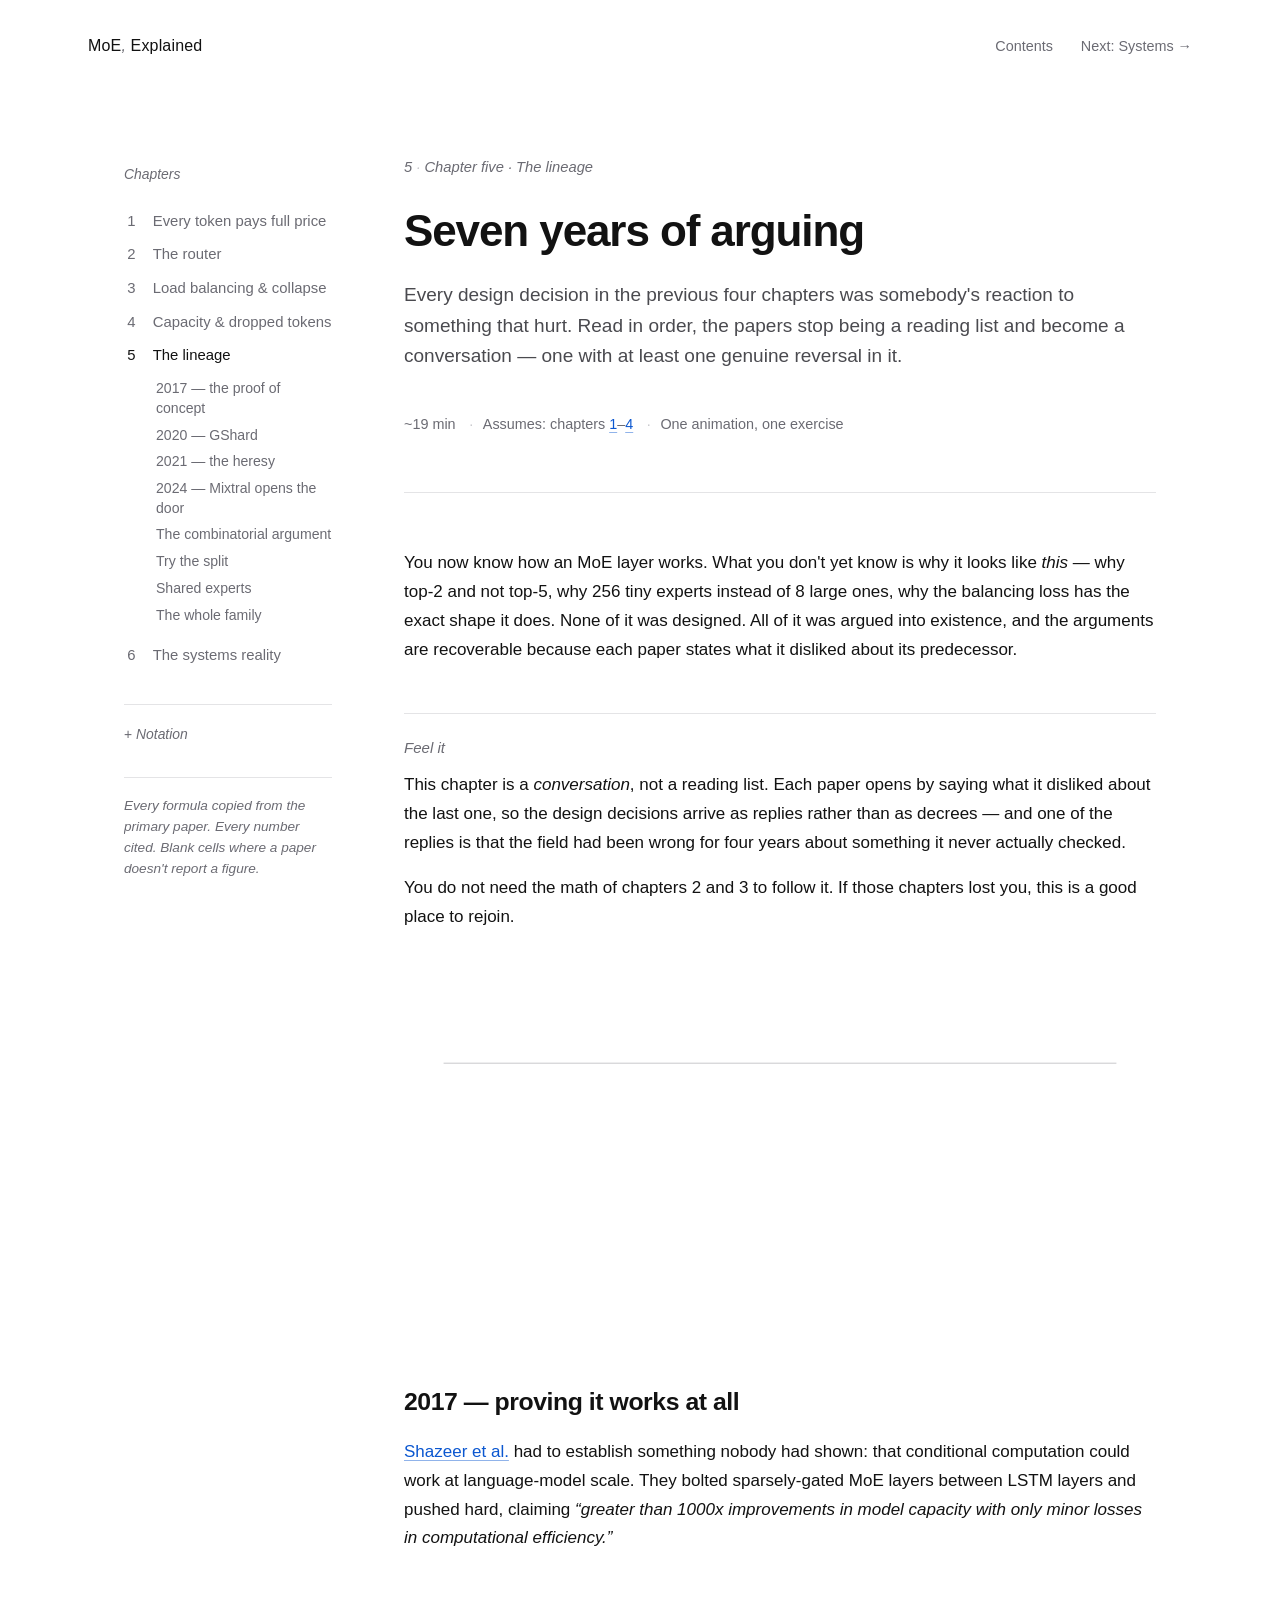
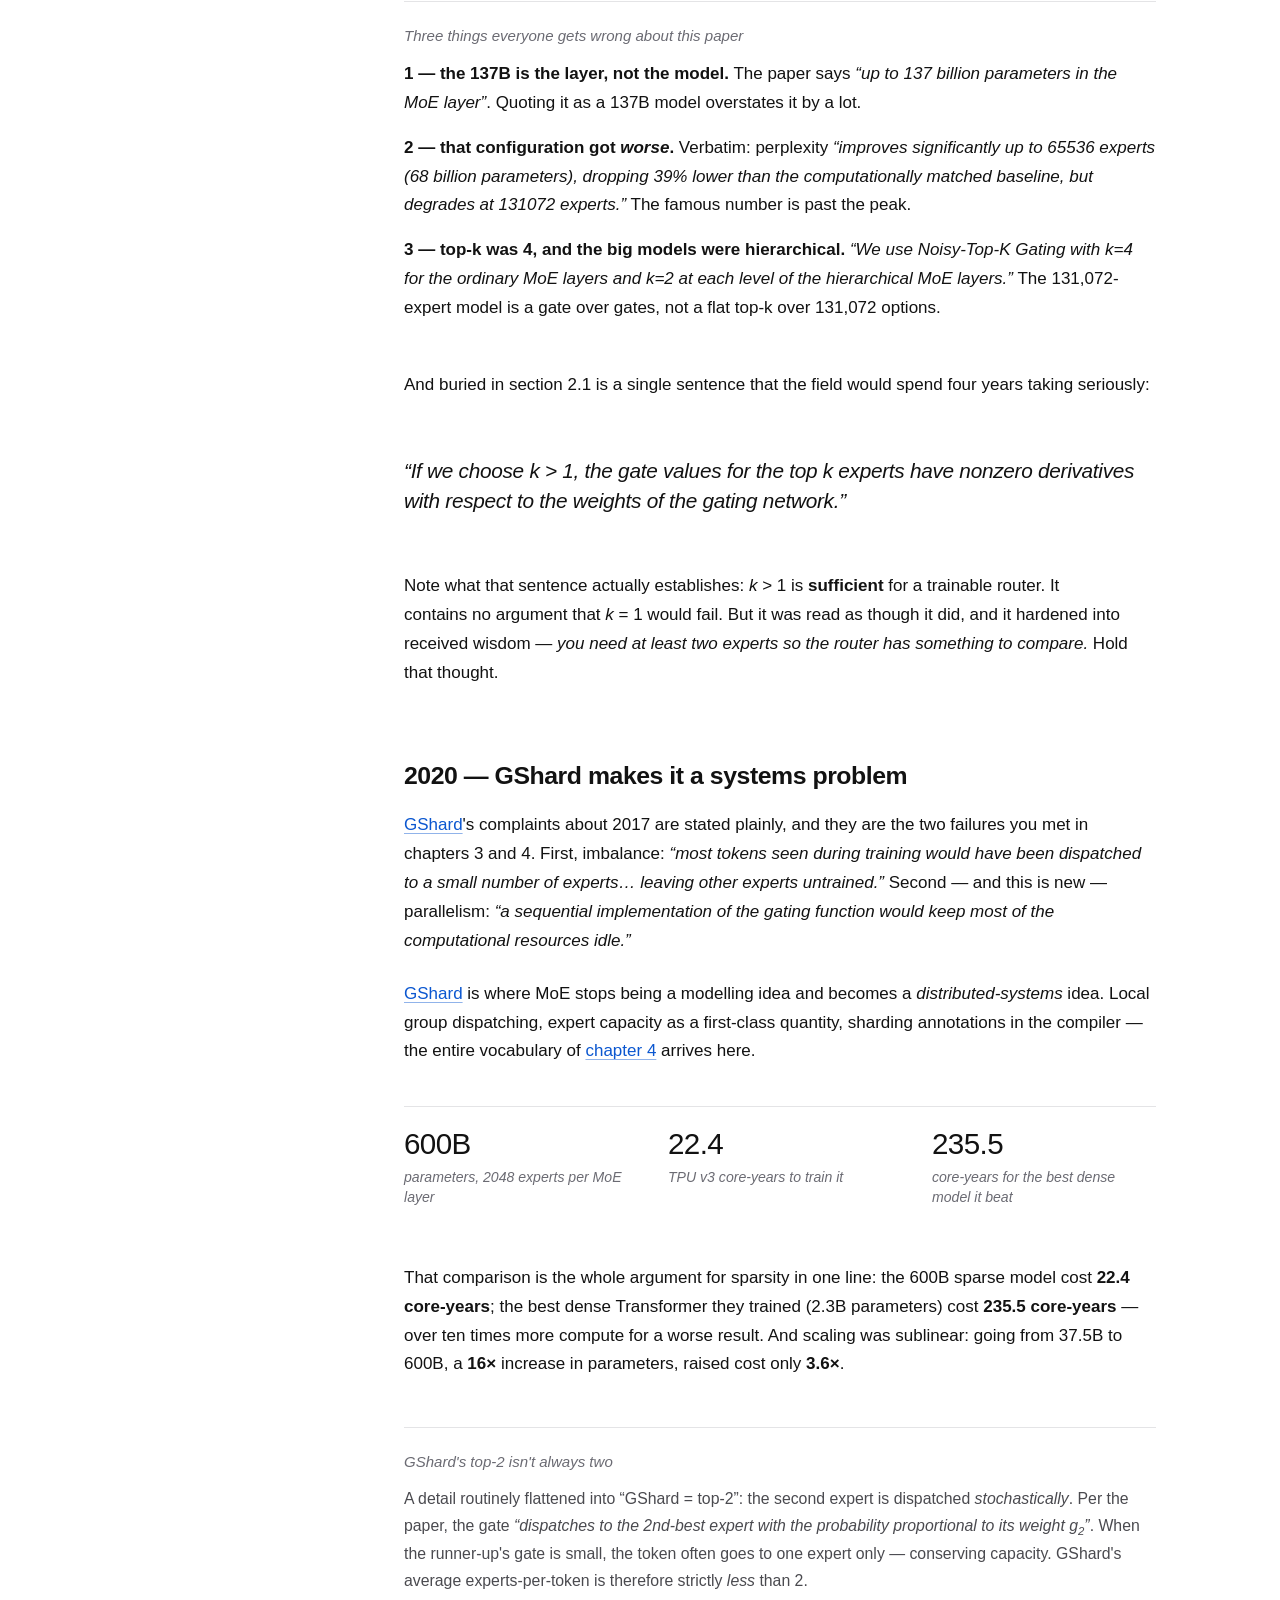
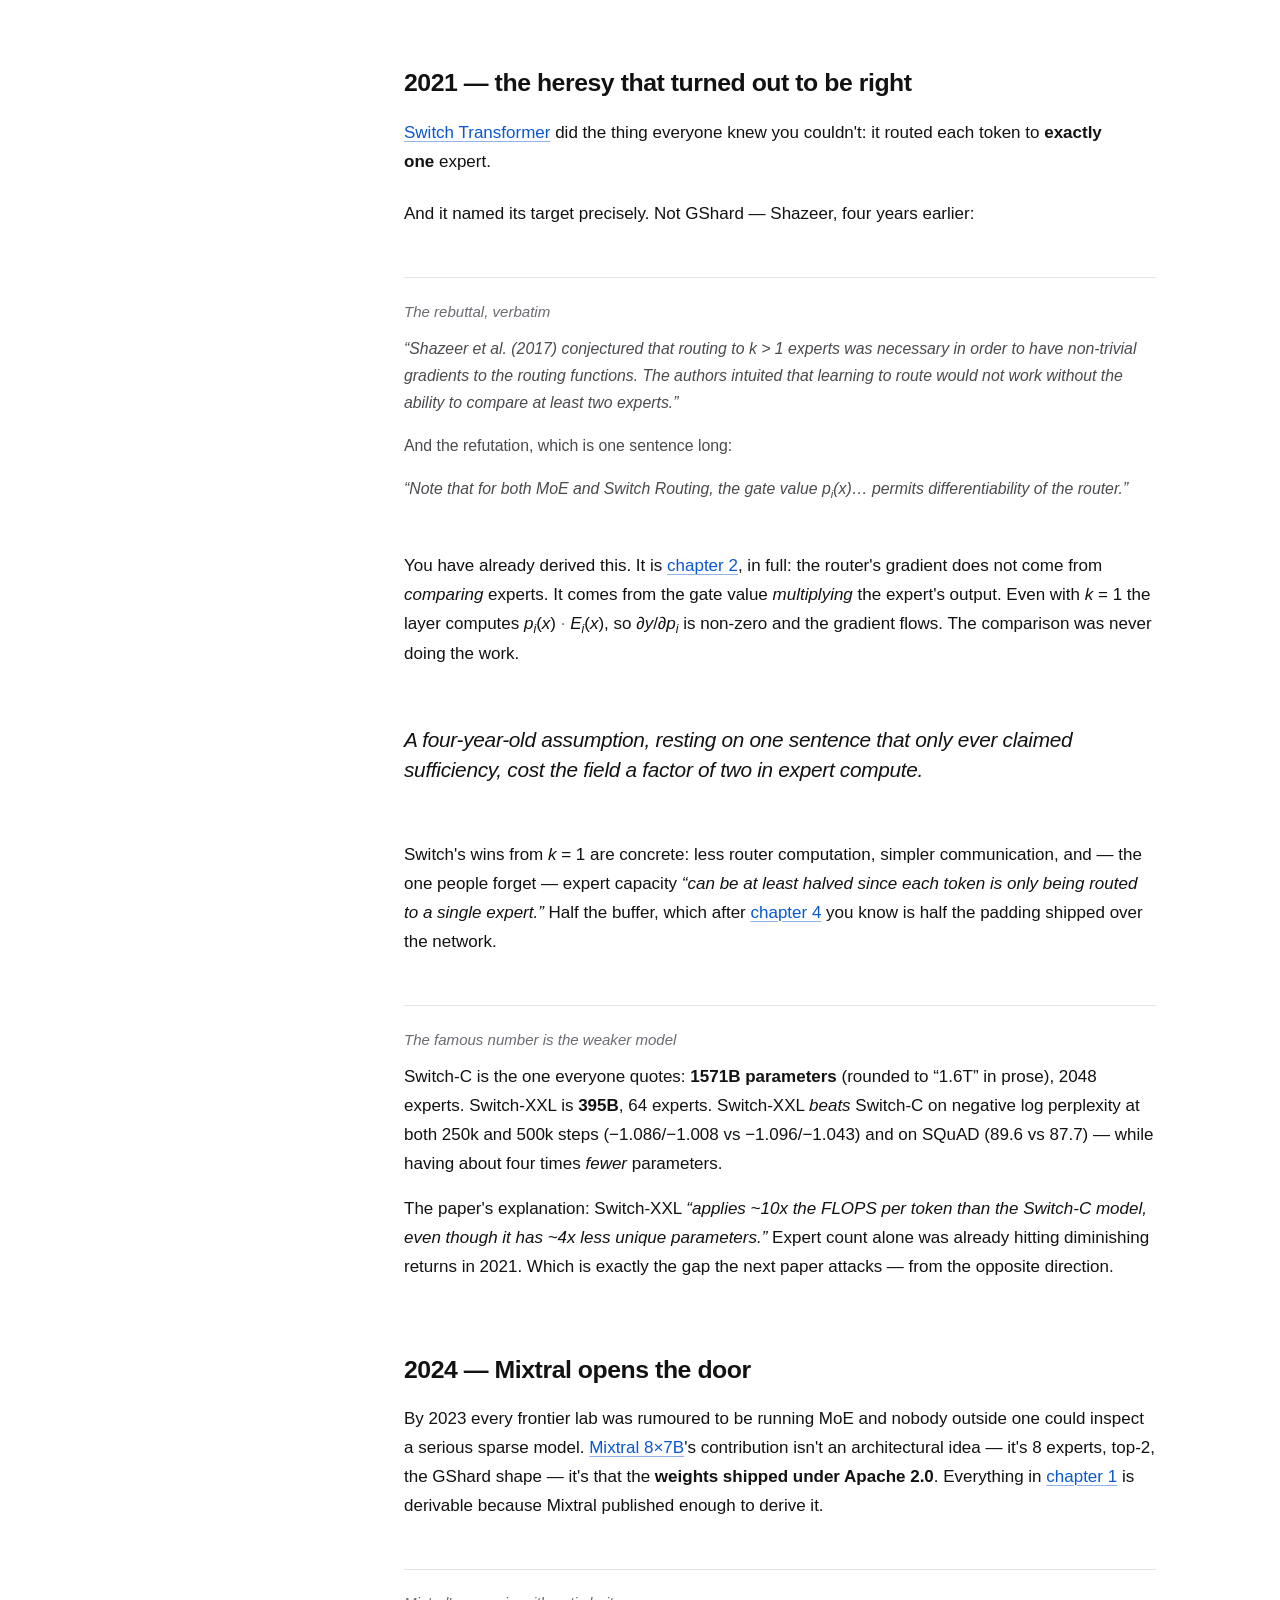
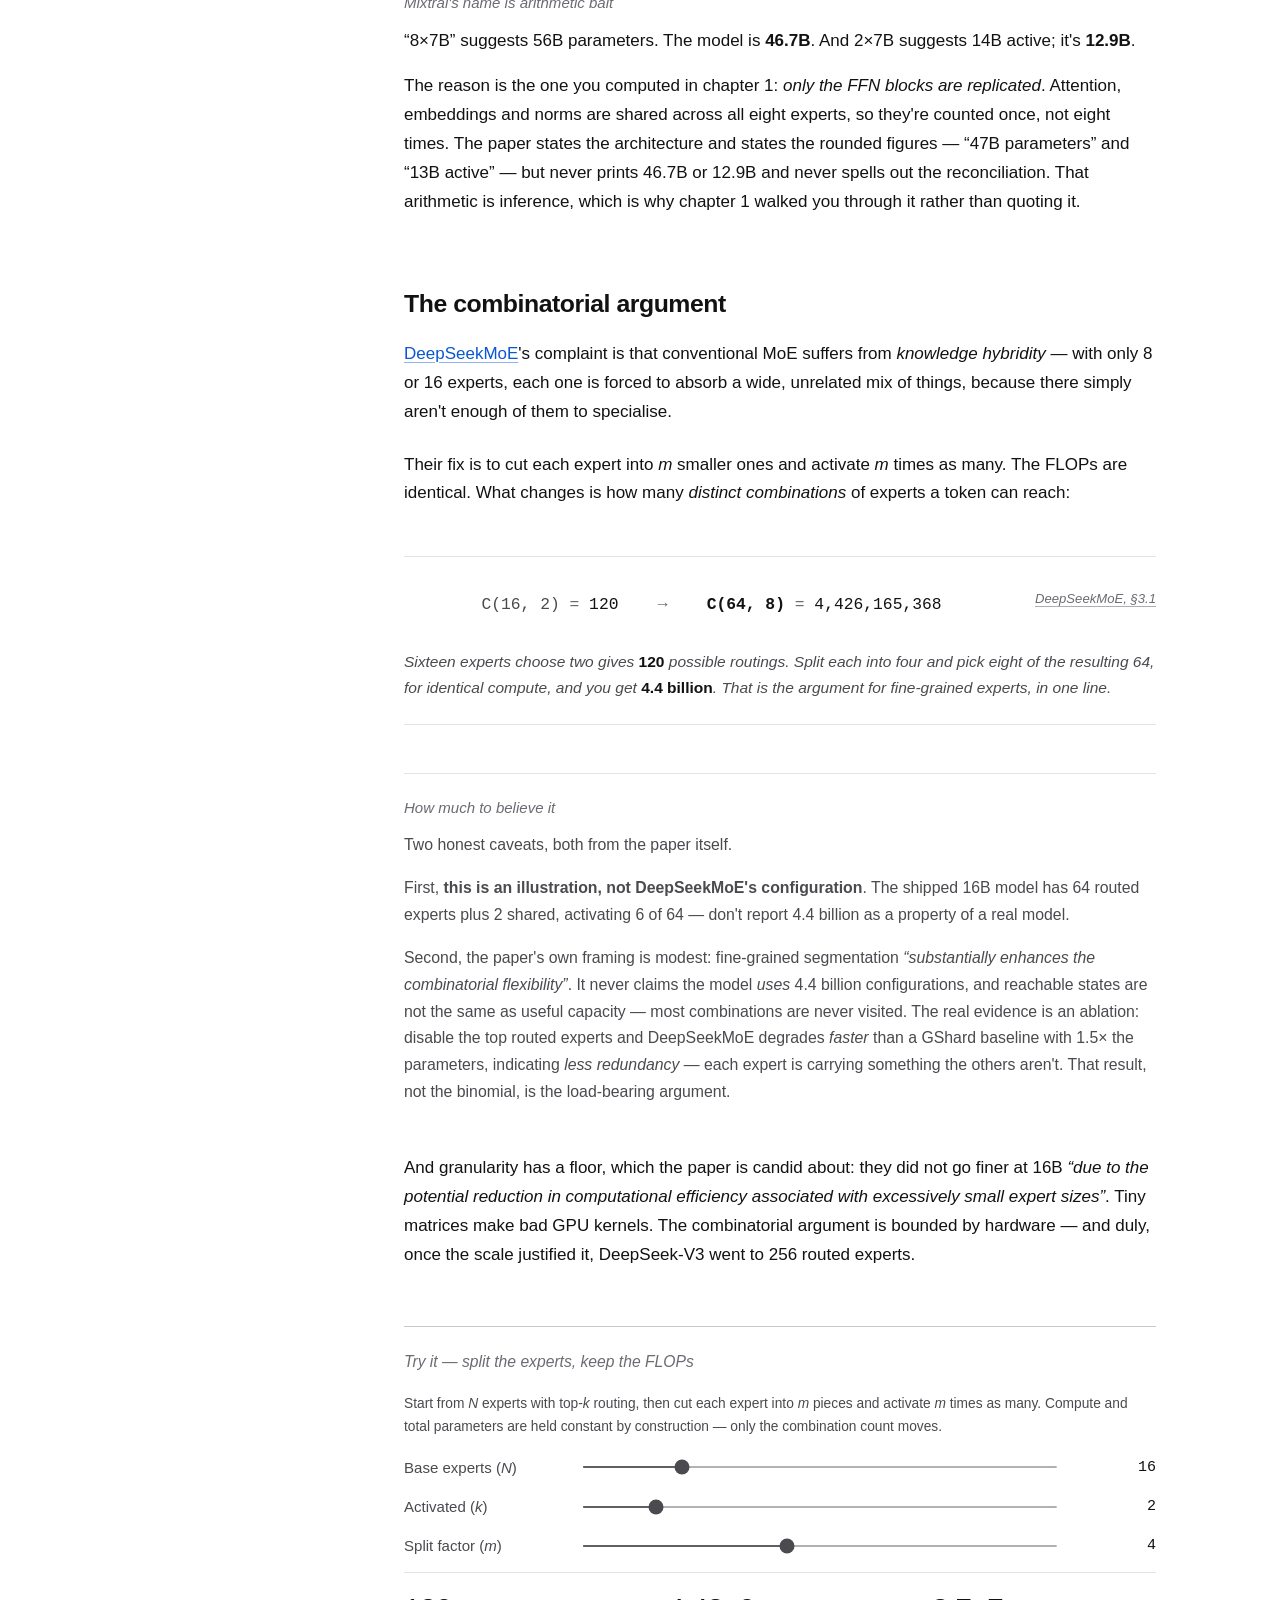
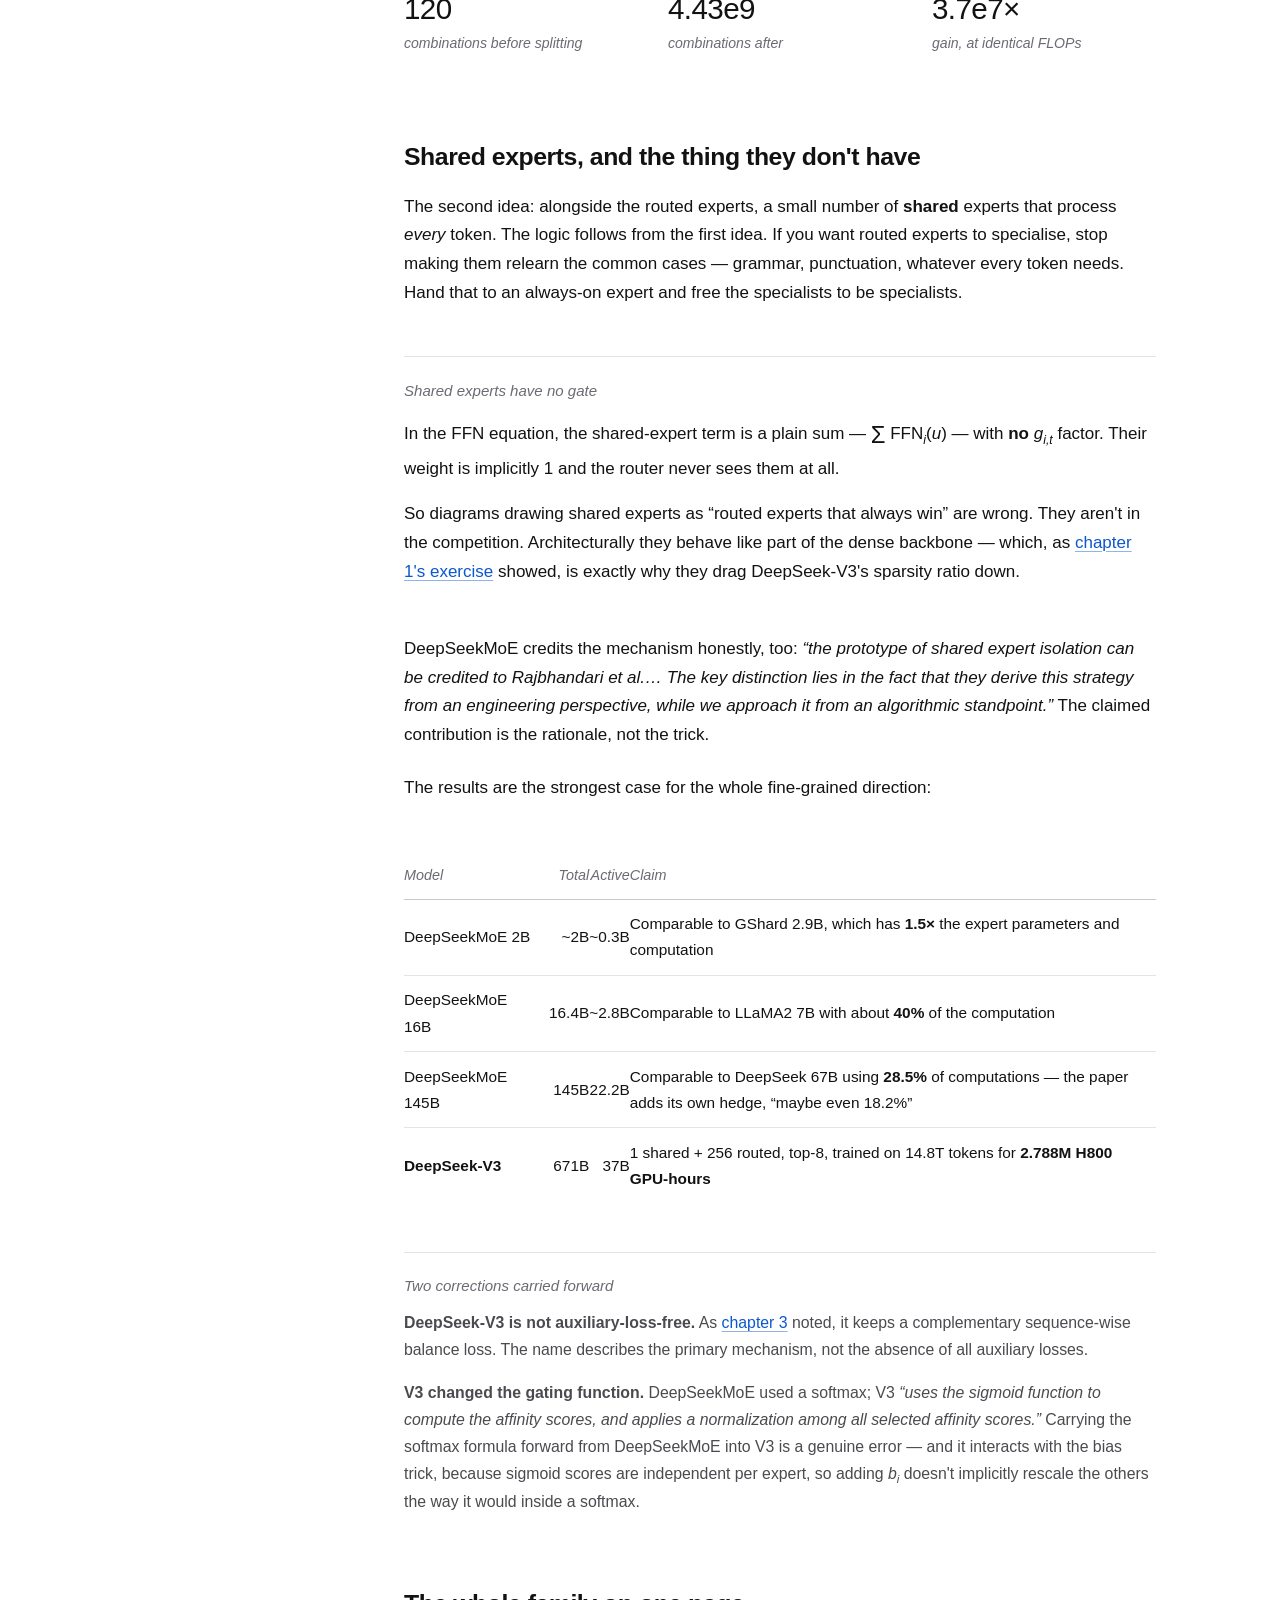
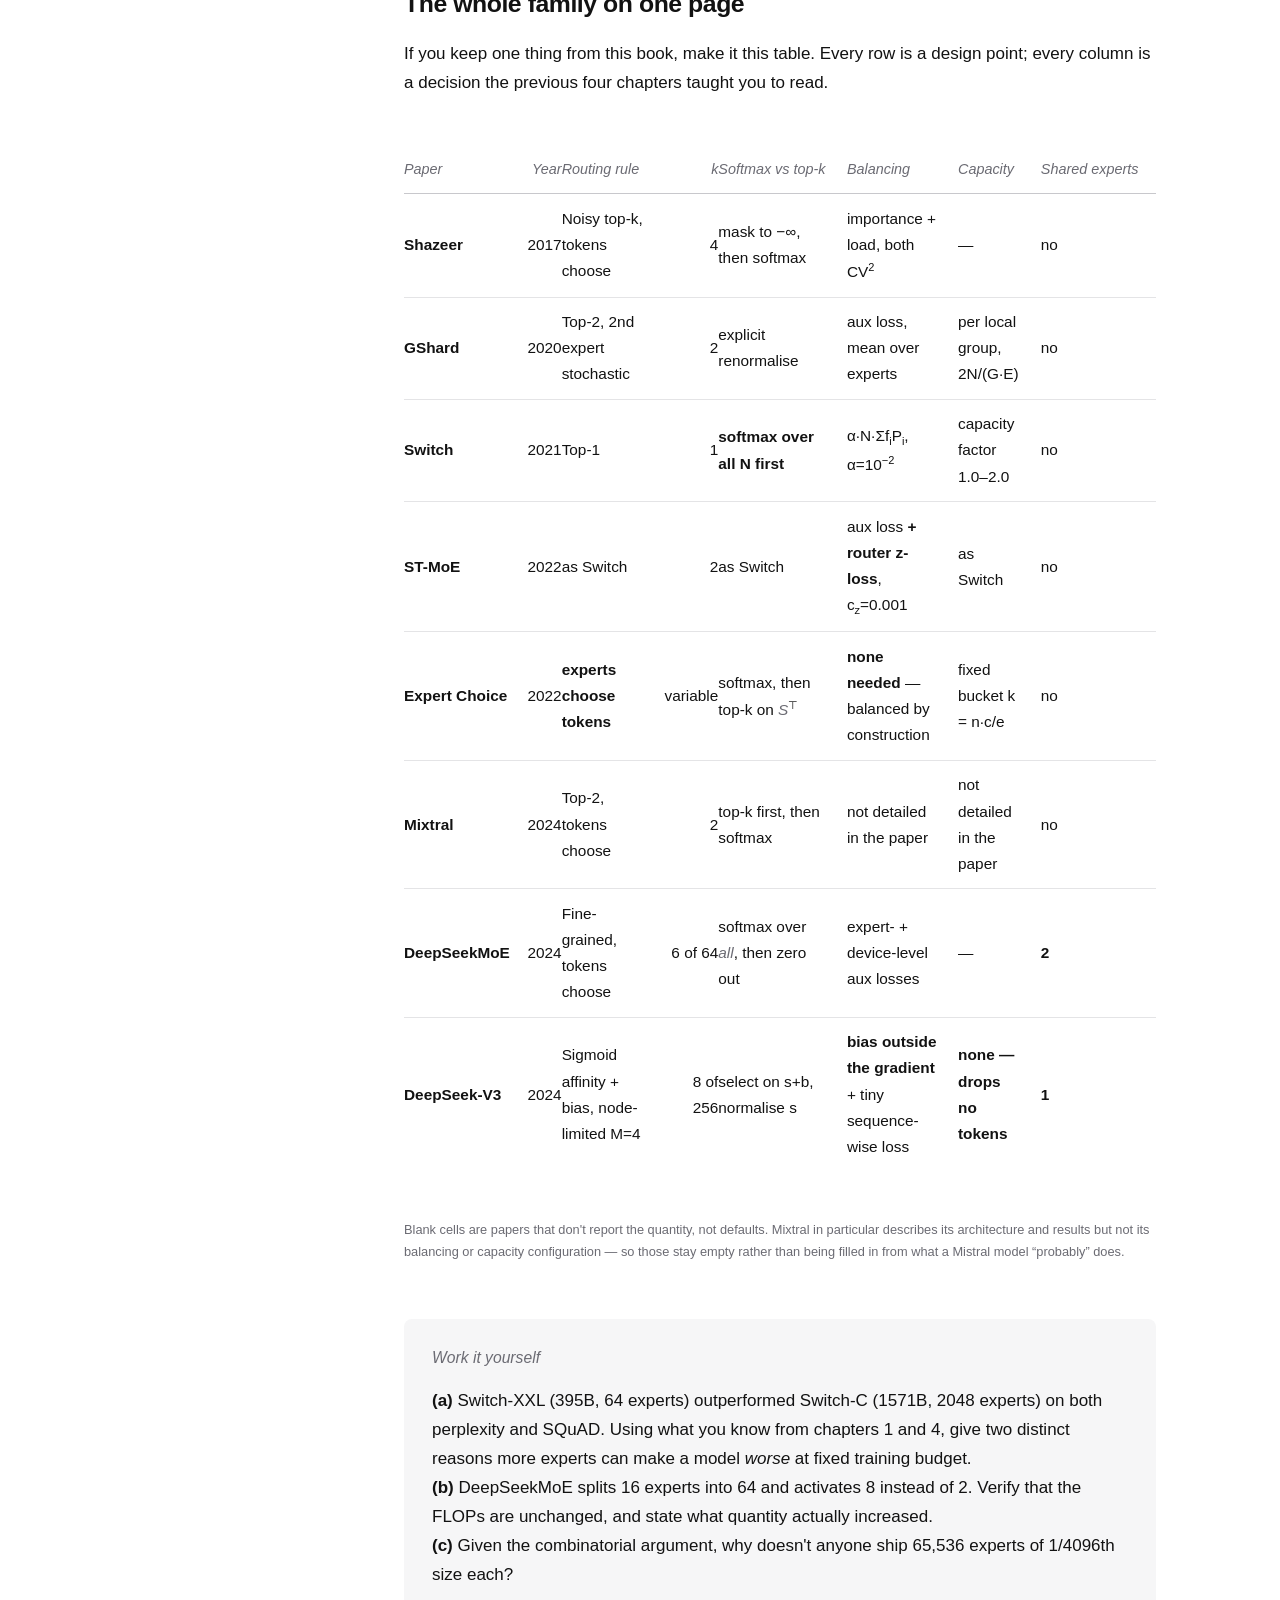
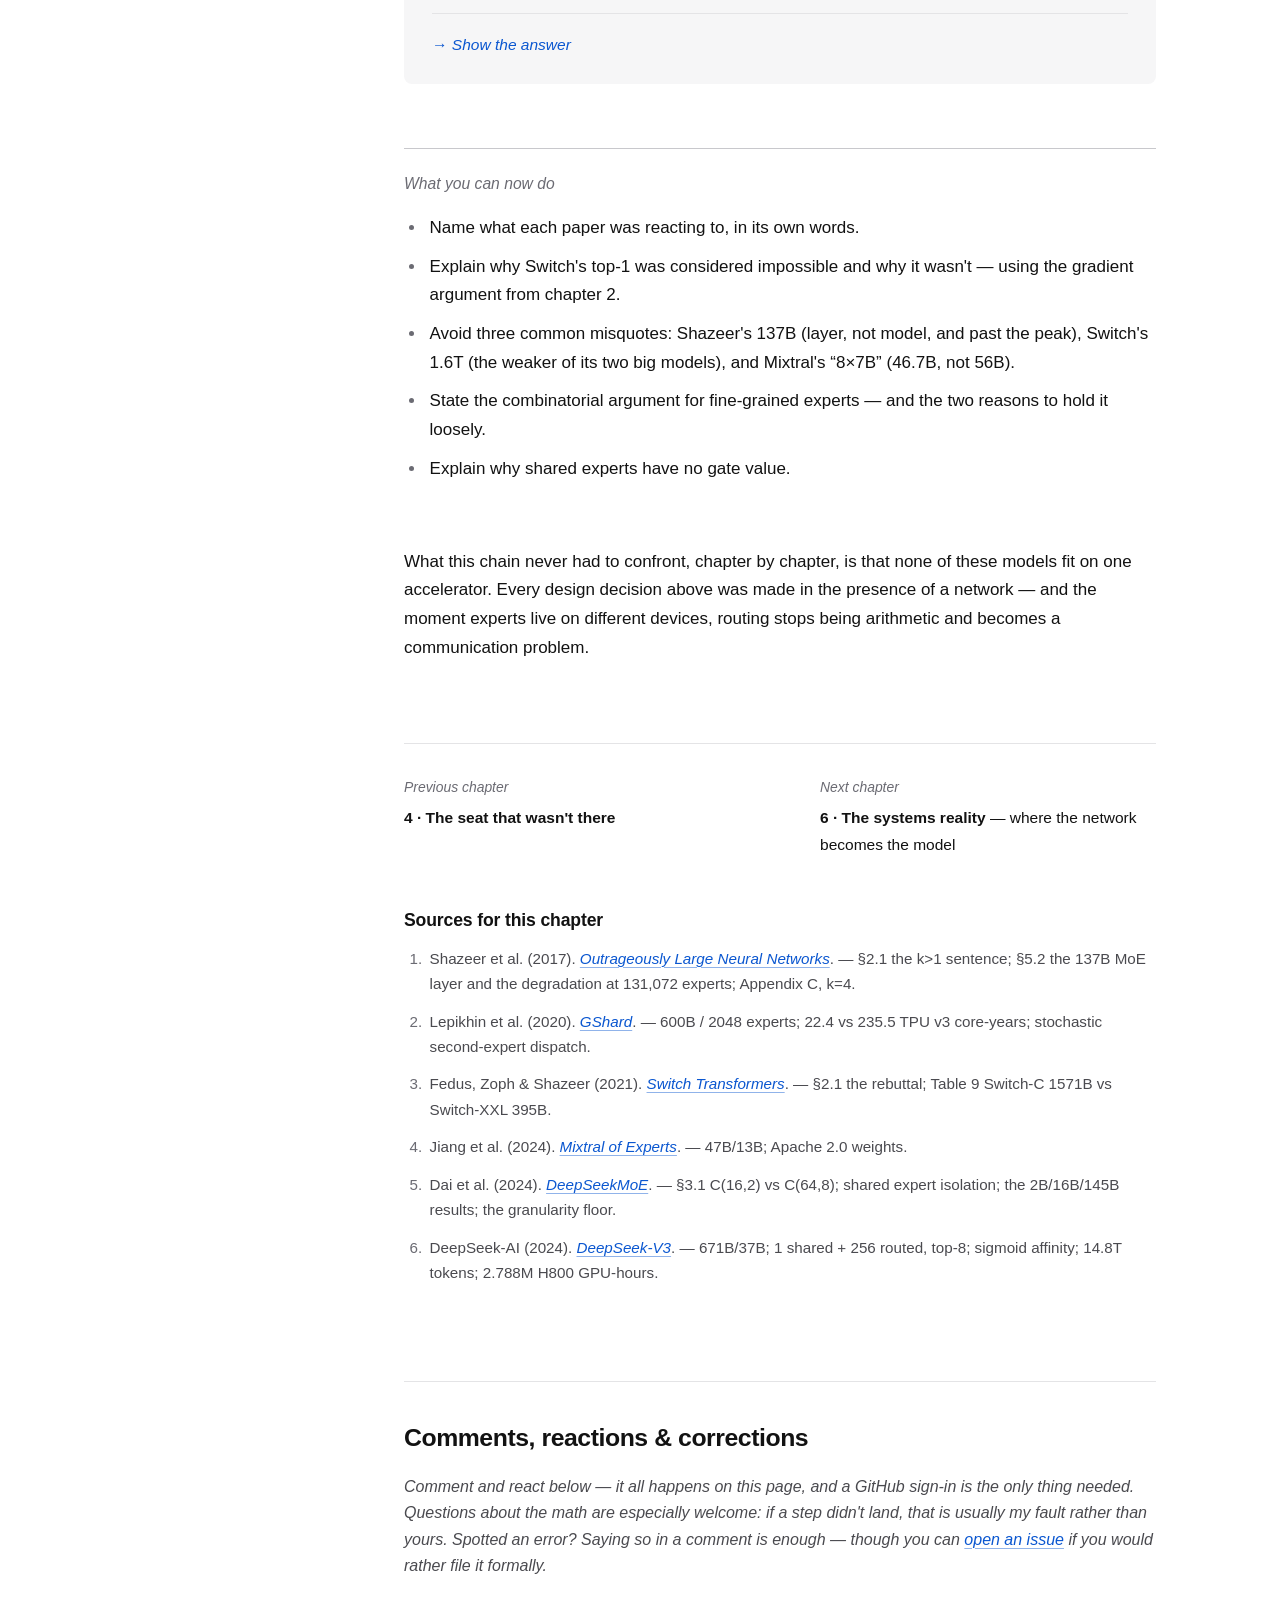
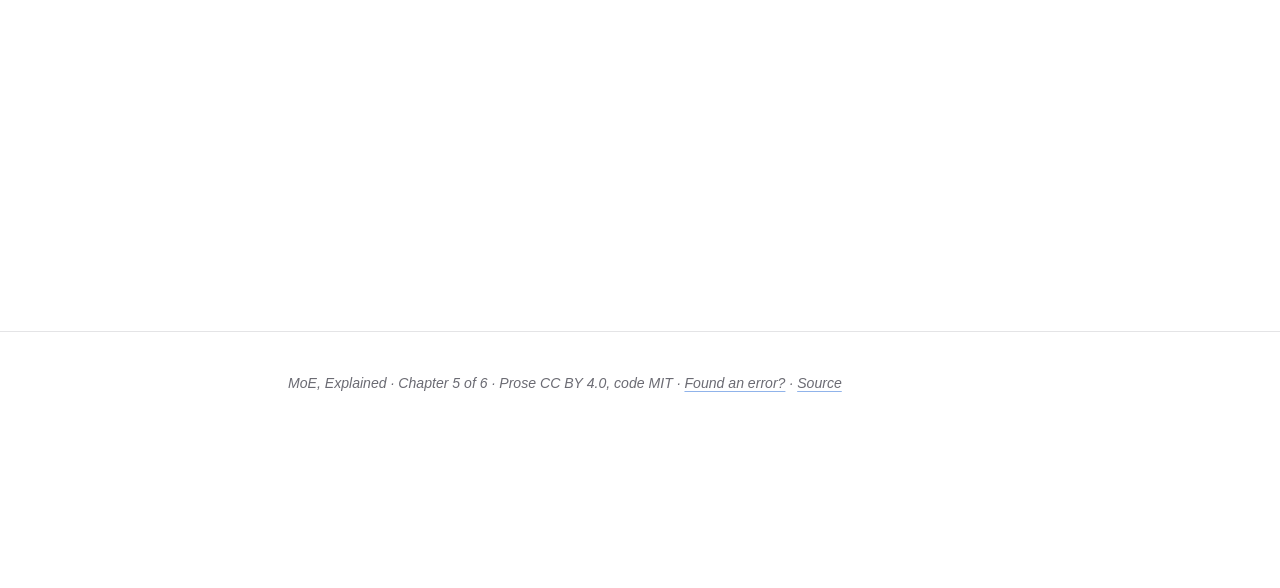
<file: posts/05-the-lineage.html>
<!doctype html>
<html lang="en">
<head>
<meta charset="utf-8">
<meta name="viewport" content="width=device-width, initial-scale=1">
<title>Seven years of arguing — MoE, Explained ch.5</title>
<meta name="description" content="Shazeer to DeepSeek-V3 as a chain of reactions: what specifically hurt about each paper that the next one fixed.">
<link rel="icon" href="data:image/svg+xml,<svg xmlns=%22http://www.w3.org/2000/svg%22 viewBox=%220 0 100 100%22><text y=%22.9em%22 font-size=%2290%22>🔀</text></svg>">
<link rel="canonical" href="https://noman654.github.io/moe-explained/posts/05-the-lineage.html">
<meta property="og:type" content="article">
<meta property="og:site_name" content="MoE, Explained">
<meta property="og:title" content="Seven years of arguing — MoE, Explained ch.5">
<meta property="og:description" content="Shazeer to DeepSeek-V3 as a chain of reactions: what specifically hurt about each paper that the next one fixed.">
<meta property="og:url" content="https://noman654.github.io/moe-explained/posts/05-the-lineage.html">
<meta property="og:image" content="https://noman654.github.io/moe-explained/assets/social-card.png">
<meta property="og:image:width" content="1200">
<meta property="og:image:height" content="630">
<meta name="twitter:card" content="summary_large_image">
<meta name="twitter:title" content="Seven years of arguing — MoE, Explained ch.5">
<meta name="twitter:description" content="Shazeer to DeepSeek-V3 as a chain of reactions: what specifically hurt about each paper that the next one fixed.">
<meta name="twitter:image" content="https://noman654.github.io/moe-explained/assets/social-card.png">
<link rel="stylesheet" href="../assets/moe.css">
</head>
<body>

<div class="progressrail" aria-hidden="true"><span id="prog"></span></div>

<header class="masthead">
  <div class="wrap">
    <a class="brand" href="../index.html">MoE<em>,</em> Explained</a>
    <nav aria-label="Site">
      <a href="../index.html">Contents</a>
      <a href="06-systems-reality.html">Next: Systems &rarr;</a>
    </nav>
  </div>
</header>

<div class="book">

  <nav class="booknav" aria-label="Table of contents">
    <details open>
      <summary>Contents</summary>
      <p class="navtitle">Chapters</p>
      <ol>
        <li><a href="01-why-moe.html">Every token pays full price</a></li>
        <li><a href="02-the-router.html">The router</a></li>
        <li><a href="03-load-balancing.html">Load balancing &amp; collapse</a></li>
        <li><a href="04-capacity-factor.html">Capacity &amp; dropped tokens</a></li>
        <li><a href="05-the-lineage.html" aria-current="page">The lineage</a>
          <ul class="inchap">
            <li><a href="#2017">2017 &mdash; the proof of concept</a></li>
            <li><a href="#2020">2020 &mdash; GShard</a></li>
            <li><a href="#2021">2021 &mdash; the heresy</a></li>
            <li><a href="#2024">2024 &mdash; Mixtral opens the door</a></li>
            <li><a href="#fine">The combinatorial argument</a></li>
            <li><a href="#fine">Try the split</a></li>
            <li><a href="#shared">Shared experts</a></li>
            <li><a href="#table">The whole family</a></li>
          </ul>
        </li>
        <li><a href="06-systems-reality.html">The systems reality</a></li>
      </ol>
      <details class="notation">
        <summary>Notation</summary>
        <dl>
          <dt>N</dt><dd>number of experts in a layer</dd>
          <dt>k</dt><dd>experts activated per token (top-k)</dd>
          <dt>x</dt><dd>one token's hidden state</dd>
          <dt>W<sub>g</sub></dt><dd>the router matrix</dd>
          <dt>G(x)<sub>i</sub>, g<sub>i</sub></dt><dd>gate value for expert i</dd>
          <dt>E<sub>i</sub></dt><dd>expert i, as a function</dd>
          <dt>f<sub>i</sub></dt><dd>fraction of tokens <em>dispatched</em> to expert i</dd>
          <dt>P<sub>i</sub></dt><dd>fraction of router <em>probability</em> to expert i</dd>
          <dt>&alpha;</dt><dd>auxiliary-loss coefficient</dd>
          <dt>C</dt><dd>expert capacity, in token slots</dd>
          <dt>d<sub>model</sub></dt><dd>model dimension (4096 in Mixtral)</dd>
          <dt>d<sub>ff</sub></dt><dd>FFN hidden dimension (14336)</dd>
        </dl>
        <p class="nsub">Background terms &mdash; used by this book, built elsewhere</p>
        <dl class="nbg">
          <dt>token</dt><dd>a chunk of text (~&frac34; of a word) — the unit a model processes</dd>
          <dt>logit</dt><dd>a raw, unnormalised score, before softmax turns it into a weight</dd>
          <dt>softmax</dt><dd>turns a list of scores into positive weights that sum to 1</dd>
          <dt>residual</dt><dd>the "main line" a token travels along; layers add to it rather than replace it, so skipping a layer is harmless</dd>
          <dt>loss</dt><dd>one number saying how wrong the model was. Training = nudging weights to make it smaller</dd>
          <dt>gradient</dt><dd>which way to nudge each weight, and how hard, to reduce the loss</dd>
          <dt>differentiable</dt><dd>has a gradient. A hard count (an argmax, a tally) does not — this is the whole tension in ch.3</dd>
          <dt>autograd</dt><dd>the machinery that tracks which quantities carry gradients</dd>
          <dt>cross-entropy</dt><dd>the loss for "predict the next token" — the model's actual job</dd>
          <dt>collective</dt><dd>an operation every device does together (all-reduce, all-to-all)</dd>
          <dt>roofline</dt><dd>the ceiling on delivered performance: you are limited by compute or by memory bandwidth, whichever binds first</dd>
          <dt>machine balance</dt><dd>the crossover between those two, in FLOPs per byte moved (~148 on an H100)</dd>
          <dt>prefill / decode</dt><dd>reading the prompt all at once vs. generating one token at a time. Decode is the memory-bound one</dd>
        </dl>
        <p class="ncaveat">Careful with <b>E</b>: this book uses it for an expert
        (<b>E<sub>i</sub></b>), but GShard's papers use <b>E</b> for the expert
        <em>count</em> — where this book writes <b>N</b>. Quoted formulas keep their
        paper's notation.</p>
      </details>
      <p class="navfoot">Every formula copied from the primary paper. Every number
      cited. Blank cells where a paper doesn't report a figure.</p>
    </details>
  </nav>

  <main>

  <div class="chapmark"><span class="n">5</span><span class="l">Chapter five &middot; The lineage</span></div>
  <h1>Seven years of arguing</h1>
  <p class="standfirst">Every design decision in the previous four chapters was
  somebody's reaction to something that hurt. Read in order, the papers stop being a
  reading list and become a conversation &mdash; one with at least one genuine
  reversal in it.</p>
  <p class="byline">
    <span>~19 min</span>
    <span>Assumes: chapters <a href="01-why-moe.html">1</a>&ndash;<a href="04-capacity-factor.html">4</a></span>
    <span>One animation, one exercise</span>
  </p>

  <p>You now know how an MoE layer works. What you don't yet know is why it looks
  like <em>this</em> &mdash; why top-2 and not top-5, why 256 tiny experts instead of
  8 large ones, why the balancing loss has the exact shape it does. None of it was
  designed. All of it was argued into existence, and the arguments are recoverable
  because each paper states what it disliked about its predecessor.</p>

  <div class="rung feel">
    <span class="tag">Feel it</span>
    <p>This chapter is a <em>conversation</em>, not a reading list. Each paper opens by
    saying what it disliked about the last one, so the design decisions arrive as
    replies rather than as decrees &mdash; and one of the replies is that the field had
    been wrong for four years about something it never actually checked.</p>
    <p>You do not need the math of chapters 2 and 3 to follow it. If those chapters lost
    you, this is a good place to rejoin.</p>
  </div>

  <figure class="anim" id="anim1">
    <svg viewBox="0 0 760 330" role="img" aria-label="A timeline of six Mixture-of-Experts papers from 2017 to 2024, showing for each its year, model scale, expert count, top-k setting, and the specific complaint about its predecessor that motivated it.">
      <line x1="40" y1="76" x2="720" y2="76" stroke="var(--rule-strong)"/>
      <g id="t-marks"></g>
      <g id="t-detail"></g>
    </svg>
  </figure>

  <h2 id="2017">2017 &mdash; proving it works at all</h2>

  <p><a href="https://arxiv.org/abs/1701.06538">Shazeer et al.</a> had to establish
  something nobody had shown: that conditional computation could work at language-model
  scale. They bolted sparsely-gated MoE layers between LSTM layers and pushed hard,
  claiming <em>&ldquo;greater than 1000x improvements in model capacity with only
  minor losses in computational efficiency.&rdquo;</em></p>

  <div class="rung gotcha">
    <span class="tag">Three things everyone gets wrong about this paper</span>
    <p><strong>1 &mdash; the 137B is the layer, not the model.</strong> The paper says
    <em>&ldquo;up to 137 billion parameters in the MoE layer&rdquo;</em>. Quoting it
    as a 137B model overstates it by a lot.</p>
    <p><strong>2 &mdash; that configuration got <em>worse</em>.</strong> Verbatim:
    perplexity <em>&ldquo;improves significantly up to 65536 experts (68 billion
    parameters), dropping 39% lower than the computationally matched baseline, but
    degrades at 131072 experts.&rdquo;</em> The famous number is past the peak.</p>
    <p><strong>3 &mdash; top-k was 4, and the big models were hierarchical.</strong>
    <em>&ldquo;We use Noisy-Top-K Gating with k=4 for the ordinary MoE layers and k=2
    at each level of the hierarchical MoE layers.&rdquo;</em> The 131,072-expert model
    is a gate over gates, not a flat top-k over 131,072 options.</p>
  </div>

  <p>And buried in section 2.1 is a single sentence that the field would spend four
  years taking seriously:</p>

  <p class="pull">&ldquo;If we choose <em>k</em>&nbsp;&gt;&nbsp;1, the gate values for
  the top <em>k</em> experts have nonzero derivatives with respect to the weights of
  the gating network.&rdquo;</p>

  <p>Note what that sentence actually establishes:
  <span class="v">k</span>&nbsp;&gt;&nbsp;1 is <strong>sufficient</strong> for a
  trainable router. It contains no argument that
  <span class="v">k</span>&nbsp;=&nbsp;1 would fail. But it was read as though it did,
  and it hardened into received wisdom &mdash; <em>you need at least two experts so
  the router has something to compare.</em> Hold that thought.</p>

  <h2 id="2020">2020 &mdash; GShard makes it a systems problem</h2>

  <p><a href="https://arxiv.org/abs/2006.16668">GShard</a>'s complaints about 2017 are
  stated plainly, and they are the two failures you met in chapters 3 and 4. First,
  imbalance: <em>&ldquo;most tokens seen during training would have been dispatched to
  a small number of experts&hellip; leaving other experts untrained.&rdquo;</em> Second
  &mdash; and this is new &mdash; parallelism: <em>&ldquo;a sequential implementation
  of the gating function would keep most of the computational resources idle.&rdquo;</em></p>

  <p><a href="https://arxiv.org/abs/2006.16668">GShard</a> is where MoE stops being a modelling idea and becomes a
  <em>distributed-systems</em> idea. Local group dispatching, expert capacity as a
  first-class quantity, sharding annotations in the compiler &mdash; the entire
  vocabulary of <a href="04-capacity-factor.html">chapter 4</a> arrives here.</p>

  <div class="stats">
    <div class="stat"><div class="n">600B</div><div class="l">parameters, 2048 experts per MoE layer</div></div>
    <div class="stat"><div class="n">22.4</div><div class="l">TPU v3 core-years to train it</div></div>
    <div class="stat"><div class="n">235.5</div><div class="l">core-years for the best <em>dense</em> model it beat</div></div>
  </div>

  <p>That comparison is the whole argument for sparsity in one line: the 600B sparse
  model cost <strong>22.4 core-years</strong>; the best dense Transformer they trained
  (2.3B parameters) cost <strong>235.5 core-years</strong> &mdash; over ten times more
  compute for a worse result. And scaling was sublinear: going from 37.5B to 600B, a
  <strong>16&times;</strong> increase in parameters, raised cost only
  <strong>3.6&times;</strong>.</p>

  <div class="rung research">
    <span class="tag">GShard's top-2 isn't always two</span>
    <p>A detail routinely flattened into &ldquo;GShard = top-2&rdquo;: the second
    expert is dispatched <em>stochastically</em>. Per the paper, the gate
    <em>&ldquo;dispatches to the 2nd-best expert with the probability proportional to
    its weight g<sub>2</sub>&rdquo;</em>. When the runner-up's gate is small, the token
    often goes to one expert only &mdash; conserving capacity. GShard's average
    experts-per-token is therefore strictly <em>less</em> than 2.</p>
  </div>

  <h2 id="2021">2021 &mdash; the heresy that turned out to be right</h2>

  <p><a href="https://arxiv.org/abs/2101.03961">Switch Transformer</a> did the thing
  everyone knew you couldn't: it routed each token to <strong>exactly one</strong>
  expert.</p>

  <p>And it named its target precisely. Not GShard &mdash; Shazeer, four years
  earlier:</p>

  <div class="rung research">
    <span class="tag">The rebuttal, verbatim</span>
    <p><em>&ldquo;Shazeer et al. (2017) conjectured that routing to k&nbsp;&gt;&nbsp;1
    experts was necessary in order to have non-trivial gradients to the routing
    functions. The authors intuited that learning to route would not work without the
    ability to compare at least two experts.&rdquo;</em></p>
    <p>And the refutation, which is one sentence long:</p>
    <p><em>&ldquo;Note that for both MoE and Switch Routing, the gate value
    p<sub>i</sub>(x)&hellip; permits differentiability of the router.&rdquo;</em></p>
  </div>

  <p>You have already derived this. It is <a href="02-the-router.html#gradient">chapter
  2</a>, in full: the router's gradient does not come from <em>comparing</em> experts.
  It comes from the gate value <em>multiplying</em> the expert's output. Even with
  <span class="v">k</span>&nbsp;=&nbsp;1 the layer computes
  <span class="v">p</span><sub><span class="v">i</span></sub>(<span class="v">x</span>)
  <span class="op">&middot;</span>
  <span class="v">E</span><sub><span class="v">i</span></sub>(<span class="v">x</span>),
  so &part;<span class="v">y</span>/&part;<span class="v">p</span><sub><span class="v">i</span></sub>
  is non-zero and the gradient flows. The comparison was never doing the work.</p>

  <p class="pull">A four-year-old assumption, resting on one sentence that only ever
  claimed sufficiency, cost the field a factor of two in expert compute.</p>

  <p>Switch's wins from <span class="v">k</span>&nbsp;=&nbsp;1 are concrete: less
  router computation, simpler communication, and &mdash; the one people forget &mdash;
  expert capacity <em>&ldquo;can be at least halved since each token is only being
  routed to a single expert.&rdquo;</em> Half the buffer, which after
  <a href="04-capacity-factor.html">chapter 4</a> you know is half the padding shipped
  over the network.</p>

  <div class="rung gotcha">
    <span class="tag">The famous number is the weaker model</span>
    <p>Switch-C is the one everyone quotes: <strong>1571B parameters</strong> (rounded
    to &ldquo;1.6T&rdquo; in prose), 2048 experts. Switch-XXL is
    <strong>395B</strong>, 64 experts. Switch-XXL <em>beats</em> Switch-C on negative
    log perplexity at both 250k and 500k steps (&minus;1.086/&minus;1.008 vs
    &minus;1.096/&minus;1.043) and on SQuAD (89.6 vs 87.7) &mdash; while having about
    four times <em>fewer</em> parameters.</p>
    <p>The paper's explanation: Switch-XXL <em>&ldquo;applies ~10x the FLOPS per token
    than the Switch-C model, even though it has ~4x less unique parameters.&rdquo;</em>
    Expert count alone was already hitting diminishing returns in 2021. Which is
    exactly the gap the next paper attacks &mdash; from the opposite direction.</p>
  </div>

  <h2 id="2024">2024 &mdash; Mixtral opens the door</h2>

  <p>By 2023 every frontier lab was rumoured to be running MoE and nobody outside one
  could inspect a serious sparse model. <a href="https://arxiv.org/abs/2401.04088">Mixtral
  8&times;7B</a>'s contribution isn't an architectural idea &mdash; it's 8 experts,
  top-2, the GShard shape &mdash; it's that the <strong>weights shipped under Apache
  2.0</strong>. Everything in <a href="01-why-moe.html">chapter 1</a> is derivable
  because Mixtral published enough to derive it.</p>

  <div class="rung gotcha">
    <span class="tag">Mixtral's name is arithmetic bait</span>
    <p>&ldquo;8&times;7B&rdquo; suggests 56B parameters. The model is
    <strong>46.7B</strong>. And 2&times;7B suggests 14B active; it's
    <strong>12.9B</strong>.</p>
    <p>The reason is the one you computed in chapter 1: <em>only the FFN blocks are
    replicated</em>. Attention, embeddings and norms are shared across all eight
    experts, so they're counted once, not eight times. The paper states the
    architecture and states the rounded figures &mdash; &ldquo;47B parameters&rdquo;
    and &ldquo;13B active&rdquo; &mdash; but never prints 46.7B or 12.9B and never
    spells out the reconciliation. That arithmetic is inference, which is why chapter 1
    walked you through it rather than quoting it.</p>
  </div>

  <h2 id="fine">The combinatorial argument</h2>

  <p><a href="https://arxiv.org/abs/2401.06066">DeepSeekMoE</a>'s complaint is that
  conventional MoE suffers from <em>knowledge hybridity</em> &mdash; with only 8 or 16
  experts, each one is forced to absorb a wide, unrelated mix of things, because there
  simply aren't enough of them to specialise.</p>

  <p>Their fix is to cut each expert into <span class="v">m</span> smaller ones and
  activate <span class="v">m</span> times as many. The FLOPs are identical. What
  changes is how many <em>distinct combinations</em> of experts a token can reach:</p>

  <div class="eq">
    <span class="label"><a href="https://arxiv.org/abs/2401.06066">DeepSeekMoE, &sect;3.1</a></span>
    <div class="body">
      <span class="hl-idle">C(16, 2)</span> <span class="op">=</span> 120
      &nbsp;&nbsp;&nbsp;<span class="op">&rarr;</span>&nbsp;&nbsp;&nbsp;
      <span class="hl-active">C(64, 8)</span> <span class="op">=</span> 4,426,165,368
    </div>
    <div class="say">Sixteen experts choose two gives <b>120</b> possible routings.
    Split each into four and pick eight of the resulting 64, for identical compute,
    and you get <b>4.4 billion</b>. That is the argument for fine-grained experts, in
    one line.</div>
  </div>

  <div class="rung research">
    <span class="tag">How much to believe it</span>
    <p>Two honest caveats, both from the paper itself.</p>
    <p>First, <strong>this is an illustration, not DeepSeekMoE's configuration</strong>.
    The shipped 16B model has 64 routed experts plus 2 shared, activating 6 of 64
    &mdash; don't report 4.4 billion as a property of a real model.</p>
    <p>Second, the paper's own framing is modest: fine-grained segmentation
    <em>&ldquo;substantially enhances the combinatorial flexibility&rdquo;</em>. It
    never claims the model <em>uses</em> 4.4 billion configurations, and reachable
    states are not the same as useful capacity &mdash; most combinations are never
    visited. The real evidence is an ablation: disable the top routed experts and
    DeepSeekMoE degrades <em>faster</em> than a GShard baseline with 1.5&times; the
    parameters, indicating <em>less redundancy</em> &mdash; each expert is carrying
    something the others aren't. That result, not the binomial, is the load-bearing
    argument.</p>
  </div>

  <p>And granularity has a floor, which the paper is candid about: they did not go
  finer at 16B <em>&ldquo;due to the potential reduction in computational efficiency
  associated with excessively small expert sizes&rdquo;</em>. Tiny matrices make bad
  GPU kernels. The combinatorial argument is bounded by hardware &mdash; and duly, once
  the scale justified it, DeepSeek-V3 went to 256 routed experts.</p>

  <div class="tryit">
    <h3>Try it &mdash; split the experts, keep the FLOPs</h3>
    <p style="font-family:var(--sans);font-size:0.86rem;color:var(--ink-soft);margin-bottom:1rem">
    Start from <span class="v">N</span> experts with top-<span class="v">k</span>
    routing, then cut each expert into <span class="v">m</span> pieces and activate
    <span class="v">m</span> times as many. Compute and total parameters are held
    constant by construction &mdash; only the combination count moves.</p>

    <div class="ctl">
      <label for="fn">Base experts (<span class="v">N</span>)</label>
      <input type="range" id="fn" min="4" max="64" value="16">
      <output for="fn" id="fno">16</output>
    </div>
    <div class="ctl">
      <label for="fk">Activated (<span class="v">k</span>)</label>
      <input type="range" id="fk" min="1" max="8" value="2">
      <output for="fk" id="fko">2</output>
    </div>
    <div class="ctl">
      <label for="fm">Split factor (<span class="v">m</span>)</label>
      <input type="range" id="fm" min="1" max="8" value="4">
      <output for="fm" id="fmo">4</output>
    </div>

    <div class="stats" style="margin:0">
      <div class="stat"><div class="n" id="gBefore">120</div><div class="l">combinations before splitting</div></div>
      <div class="stat"><div class="n" id="gAfter">4.43e9</div><div class="l">combinations after</div></div>
      <div class="stat"><div class="n" id="gRatio">3.7e7&times;</div><div class="l">gain, at identical FLOPs</div></div>
    </div>
    <p id="gNote" role="status" style="font-family:var(--sans);font-size:0.82rem;color:var(--ink-soft);margin:0.9rem 0 0"></p>
  </div>

  <h2 id="shared">Shared experts, and the thing they don't have</h2>

  <p>The second idea: alongside the routed experts, a small number of
  <strong>shared</strong> experts that process <em>every</em> token. The logic follows
  from the first idea. If you want routed experts to specialise, stop making them
  relearn the common cases &mdash; grammar, punctuation, whatever every token needs.
  Hand that to an always-on expert and free the specialists to be specialists.</p>

  <div class="rung gotcha">
    <span class="tag">Shared experts have no gate</span>
    <p>In the FFN equation, the shared-expert term is a plain sum
    &mdash; <span class="big">&Sigma;</span> FFN<sub><span class="v">i</span></sub>(<span class="v">u</span>)
    &mdash; with <strong>no</strong>
    <span class="v">g</span><sub><span class="v">i,t</span></sub> factor. Their weight
    is implicitly 1 and the router never sees them at all.</p>
    <p>So diagrams drawing shared experts as &ldquo;routed experts that always win&rdquo;
    are wrong. They aren't in the competition. Architecturally they behave like part of
    the dense backbone &mdash; which, as <a href="01-why-moe.html#derive">chapter 1's
    exercise</a> showed, is exactly why they drag DeepSeek-V3's sparsity ratio down.</p>
  </div>

  <p>DeepSeekMoE credits the mechanism honestly, too: <em>&ldquo;the prototype of
  shared expert isolation can be credited to Rajbhandari et al.&hellip; The key
  distinction lies in the fact that they derive this strategy from an engineering
  perspective, while we approach it from an algorithmic standpoint.&rdquo;</em> The
  claimed contribution is the rationale, not the trick.</p>

  <p>The results are the strongest case for the whole fine-grained direction:</p>

  <div class="tablewrap">
  <table>
    <thead><tr><th>Model</th><th class="num">Total</th><th class="num">Active</th><th>Claim</th></tr></thead>
    <tbody>
      <tr><td>DeepSeekMoE 2B</td><td class="num">~2B</td><td class="num">~0.3B</td><td>Comparable to GShard 2.9B, which has <strong>1.5&times;</strong> the expert parameters and computation</td></tr>
      <tr><td>DeepSeekMoE 16B</td><td class="num">16.4B</td><td class="num">~2.8B</td><td>Comparable to LLaMA2 7B with about <strong>40%</strong> of the computation</td></tr>
      <tr><td>DeepSeekMoE 145B</td><td class="num">145B</td><td class="num">22.2B</td><td>Comparable to DeepSeek 67B using <strong>28.5%</strong> of computations &mdash; the paper adds its own hedge, &ldquo;maybe even 18.2%&rdquo;</td></tr>
      <tr><td><strong>DeepSeek-V3</strong></td><td class="num">671B</td><td class="num">37B</td><td>1 shared + 256 routed, top-8, trained on 14.8T tokens for <strong>2.788M H800 GPU-hours</strong></td></tr>
    </tbody>
  </table>
  </div>

  <div class="rung research">
    <span class="tag">Two corrections carried forward</span>
    <p><strong>DeepSeek-V3 is not auxiliary-loss-free.</strong> As
    <a href="03-load-balancing.html#free">chapter 3</a> noted, it keeps a complementary
    sequence-wise balance loss. The name describes the primary mechanism, not the
    absence of all auxiliary losses.</p>
    <p><strong>V3 changed the gating function.</strong> DeepSeekMoE used a softmax;
    V3 <em>&ldquo;uses the sigmoid function to compute the affinity scores, and applies
    a normalization among all selected affinity scores.&rdquo;</em> Carrying the
    softmax formula forward from DeepSeekMoE into V3 is a genuine error &mdash; and it
    interacts with the bias trick, because sigmoid scores are independent per expert,
    so adding <span class="v">b</span><sub><span class="v">i</span></sub> doesn't
    implicitly rescale the others the way it would inside a softmax.</p>
  </div>

  <h2 id="table">The whole family on one page</h2>

  <p>If you keep one thing from this book, make it this table. Every row is a design
  point; every column is a decision the previous four chapters taught you to read.</p>

  <div class="tablewrap">
  <table>
    <thead><tr>
      <th>Paper</th><th class="num">Year</th><th>Routing rule</th><th class="num">k</th>
      <th>Softmax vs top-k</th><th>Balancing</th><th>Capacity</th><th>Shared experts</th>
    </tr></thead>
    <tbody>
      <tr>
        <td><strong>Shazeer</strong></td><td class="num">2017</td>
        <td>Noisy top-k, tokens choose</td><td class="num">4</td>
        <td>mask to &minus;&infin;, then softmax</td>
        <td>importance + load, both CV<sup>2</sup></td>
        <td>&mdash;</td><td>no</td>
      </tr>
      <tr>
        <td><strong>GShard</strong></td><td class="num">2020</td>
        <td>Top-2, 2nd expert stochastic</td><td class="num">2</td>
        <td>explicit renormalise</td>
        <td>aux loss, mean over experts</td>
        <td>per local group, 2N/(G&middot;E)</td><td>no</td>
      </tr>
      <tr>
        <td><strong>Switch</strong></td><td class="num">2021</td>
        <td>Top-1</td><td class="num">1</td>
        <td><strong>softmax over all N first</strong></td>
        <td>&alpha;&middot;N&middot;&Sigma;f<sub>i</sub>P<sub>i</sub>, &alpha;=10<sup>&minus;2</sup></td>
        <td>capacity factor 1.0&ndash;2.0</td><td>no</td>
      </tr>
      <tr>
        <td><strong>ST-MoE</strong></td><td class="num">2022</td>
        <td>as Switch</td><td class="num">2</td>
        <td>as Switch</td>
        <td>aux loss <strong>+ router z-loss</strong>, c<sub>z</sub>=0.001</td>
        <td>as Switch</td><td>no</td>
      </tr>
      <tr>
        <td><strong>Expert Choice</strong></td><td class="num">2022</td>
        <td><strong>experts choose tokens</strong></td><td class="num">variable</td>
        <td>softmax, then top-k on <em>S</em><sup>&#8868;</sup></td>
        <td><strong>none needed</strong> &mdash; balanced by construction</td>
        <td>fixed bucket k = n&middot;c/e</td><td>no</td>
      </tr>
      <tr>
        <td><strong>Mixtral</strong></td><td class="num">2024</td>
        <td>Top-2, tokens choose</td><td class="num">2</td>
        <td>top-k first, then softmax</td>
        <td>not detailed in the paper</td>
        <td>not detailed in the paper</td><td>no</td>
      </tr>
      <tr>
        <td><strong>DeepSeekMoE</strong></td><td class="num">2024</td>
        <td>Fine-grained, tokens choose</td><td class="num">6 of 64</td>
        <td>softmax over <em>all</em>, then zero out</td>
        <td>expert- + device-level aux losses</td>
        <td>&mdash;</td><td><strong>2</strong></td>
      </tr>
      <tr>
        <td><strong>DeepSeek-V3</strong></td><td class="num">2024</td>
        <td>Sigmoid affinity + bias, node-limited M=4</td><td class="num">8 of 256</td>
        <td>select on s+b, normalise s</td>
        <td><strong>bias outside the gradient</strong> + tiny sequence-wise loss</td>
        <td><strong>none &mdash; drops no tokens</strong></td><td><strong>1</strong></td>
      </tr>
    </tbody>
  </table>
  </div>

  <p style="font-family:var(--sans);font-size:0.8rem;color:var(--ink-faint)">
  Blank cells are papers that don't report the quantity, not defaults. Mixtral in
  particular describes its architecture and results but not its balancing or capacity
  configuration &mdash; so those stay empty rather than being filled in from what a
  Mistral model &ldquo;probably&rdquo; does.</p>

  <div class="problem">
    <h3>Work it yourself</h3>
    <p><strong>(a)</strong> Switch-XXL (395B, 64 experts) outperformed Switch-C (1571B,
    2048 experts) on both perplexity and SQuAD. Using what you know from chapters 1 and
    4, give two distinct reasons more experts can make a model <em>worse</em> at fixed
    training budget.<br>
    <strong>(b)</strong> DeepSeekMoE splits 16 experts into 64 and activates 8 instead
    of 2. Verify that the FLOPs are unchanged, and state what quantity actually
    increased.<br>
    <strong>(c)</strong> Given the combinatorial argument, why doesn't anyone ship
    65,536 experts of 1/4096th size each?</p>
    <details>
      <summary>Show the answer</summary>
      <p><strong>(a)</strong> Two reasons, both already in your hands. <em>First,
      FLOPs per token.</em> The paper's own explanation is that Switch-XXL
      <em>&ldquo;applies ~10x the FLOPS per token&rdquo;</em> — parameters you never
      compute with don't help, and chapter 1's distinction between stored and active
      is exactly this. <em>Second, tokens per expert.</em> At a fixed token budget,
      2048 experts each see ~1/32nd of what 64 experts see. Each is trained on far
      less data and stays closer to initialisation — the same starvation dynamic as
      chapter 3's collapse, arriving through arithmetic rather than through a greedy
      router.</p>
      <p><strong>(b)</strong> Each of the 64 experts is 1/4 the size of one of the
      original 16. Activating 8 of them costs <code>8 × (1/4) = 2</code> expert-units,
      identical to the original <code>2 × 1 = 2</code>. Total parameters are also
      unchanged: <code>64 × (1/4) = 16</code>. What increased is neither compute nor
      capacity but <strong>reachable combinations</strong> — from C(16,2) = 120 to
      C(64,8) = 4,426,165,368.</p>
      <p><strong>(c)</strong> Kernel efficiency, and the paper says so: finer
      segmentation is avoided <em>&ldquo;due to the potential reduction in
      computational efficiency associated with excessively small expert
      sizes.&rdquo;</em> A matrix multiply on a tiny matrix wastes most of a GPU —
      you become launch- and memory-bound rather than compute-bound, and the FLOPs you
      saved on paper you lose to utilisation. There's also a routing cost: the router
      matrix is <code>d_model × N</code>, so N = 65,536 makes the router itself
      enormous, and a top-k over 65,536 candidates per token per layer stops being
      free. The combinatorial argument is real but it is bounded by hardware — which
      is why DeepSeek went to 256, not 65,536.</p>
    </details>
  </div>

  <div class="takeaway">
    <h3>What you can now do</h3>
    <ul>
      <li>Name what each paper was reacting to, in its own words.</li>
      <li>Explain why Switch's top-1 was considered impossible and why it wasn't
        &mdash; using the gradient argument from chapter 2.</li>
      <li>Avoid three common misquotes: Shazeer's 137B (layer, not model, and past the
        peak), Switch's 1.6T (the weaker of its two big models), and Mixtral's
        &ldquo;8&times;7B&rdquo; (46.7B, not 56B).</li>
      <li>State the combinatorial argument for fine-grained experts &mdash; and the two
        reasons to hold it loosely.</li>
      <li>Explain why shared experts have no gate value.</li>
    </ul>
  </div>

  <p>What this chain never had to confront, chapter by chapter, is that none of these
  models fit on one accelerator. Every design decision above was made in the presence
  of a network &mdash; and the moment experts live on different devices, routing stops
  being arithmetic and becomes a communication problem.</p>

  <nav class="seriesnav" aria-label="Chapter navigation">
    <a href="04-capacity-factor.html">
      <span class="k">Previous chapter</span>
      <span class="t"><strong>4 &middot; The seat that wasn't there</strong></span>
    </a>
    <a href="06-systems-reality.html">
      <span class="k">Next chapter</span>
      <span class="t"><strong>6 &middot; The systems reality</strong> &mdash; where
      the network becomes the model</span>
    </a>
  </nav>

  <h3>Sources for this chapter</h3>
  <ol class="refs">
    <li>Shazeer et al. (2017). <a href="https://arxiv.org/abs/1701.06538"><em>Outrageously
      Large Neural Networks</em></a>. &mdash; &sect;2.1 the k&gt;1 sentence; &sect;5.2
      the 137B MoE layer and the degradation at 131,072 experts; Appendix C, k=4.</li>
    <li>Lepikhin et al. (2020). <a href="https://arxiv.org/abs/2006.16668"><em>GShard</em></a>.
      &mdash; 600B / 2048 experts; 22.4 vs 235.5 TPU v3 core-years; stochastic
      second-expert dispatch.</li>
    <li>Fedus, Zoph &amp; Shazeer (2021). <a href="https://arxiv.org/abs/2101.03961"><em>Switch
      Transformers</em></a>. &mdash; &sect;2.1 the rebuttal; Table 9 Switch-C 1571B vs
      Switch-XXL 395B.</li>
    <li>Jiang et al. (2024). <a href="https://arxiv.org/abs/2401.04088"><em>Mixtral of
      Experts</em></a>. &mdash; 47B/13B; Apache 2.0 weights.</li>
    <li>Dai et al. (2024). <a href="https://arxiv.org/abs/2401.06066"><em>DeepSeekMoE</em></a>.
      &mdash; &sect;3.1 C(16,2) vs C(64,8); shared expert isolation; the 2B/16B/145B
      results; the granularity floor.</li>
    <li>DeepSeek-AI (2024). <a href="https://arxiv.org/abs/2412.19437"><em>DeepSeek-V3</em></a>.
      &mdash; 671B/37B; 1 shared + 256 routed, top-8; sigmoid affinity; 14.8T tokens;
      2.788M H800 GPU-hours.</li>
  </ol>

  <section class="comments">
    <h2>Comments, reactions &amp; corrections</h2>
    <p class="lede">Comment and react below &mdash; it all happens on this page, and a GitHub sign-in is the only thing needed. Questions about the math are especially welcome: if a step didn't land, that is usually my fault rather than yours. Spotted an error? Saying so in a comment is enough &mdash; though you can <a href="https://github.com/Noman654/moe-explained/issues/new">open an issue</a> if you would rather file it formally.</p>
    <div id="giscus-mount"></div>
  </section>

  </main>
</div>

<footer class="site"><div class="wrap">
  MoE, Explained &middot; Chapter 5 of 6 &middot; Prose CC BY 4.0, code MIT &middot;
  <a href="https://github.com/Noman654/moe-explained/issues/new">Found an error?</a> &middot;
  <a href="https://github.com/Noman654/moe-explained">Source</a>
</div></footer>

<script src="../assets/anim.js"></script>
<script src="../assets/comments.js"></script>
<script>
(function () {
  var bar = document.getElementById('prog'), art = document.querySelector('article');
  function upd() {
    var h = art.offsetHeight - window.innerHeight;
    var p = h > 0 ? (window.scrollY - art.offsetTop) / h : 0;
    bar.style.width = Math.max(0, Math.min(1, p)) * 100 + '%';
  }
  addEventListener('scroll', upd, { passive: true });
  addEventListener('resize', upd); upd();
})();


/* ====== INTERACTIVE — the combinatorial explorer ========================== */
(function () {
  function logC(n, k) {                     // log-space, so big values don't overflow
    if (k < 0 || k > n) return -Infinity;
    var t = 0;
    for (var i = 1; i <= k; i++) t += Math.log(n - k + i) - Math.log(i);
    return t;
  }
  function fmt(lg) {
    if (lg === -Infinity) return '0';
    var e = lg / Math.LN10, mant = Math.pow(10, e - Math.floor(e));
    if (e < 6) return Math.round(Math.exp(lg)).toLocaleString();
    return mant.toFixed(2) + 'e' + Math.floor(e);
  }
  var fn = document.getElementById('fn'), fk = document.getElementById('fk'),
      fm = document.getElementById('fm');

  function render() {
    var N = +fn.value, k = +fk.value, m = +fm.value;
    if (k > N) { fk.value = N; k = N; }
    var before = logC(N, k), after = logC(N * m, k * m);
    document.getElementById('fno').textContent = N;
    document.getElementById('fko').textContent = k;
    document.getElementById('fmo').textContent = m;
    document.getElementById('gBefore').textContent = fmt(before);
    document.getElementById('gAfter').textContent = fmt(after);
    document.getElementById('gRatio').innerHTML = fmt(after - before) + '&times;';

    var note;
    if (m === 1) {
      note = 'Split factor 1 changes nothing — this is the baseline architecture.';
    } else if (N === 16 && k === 2 && m === 4) {
      note = 'This is DeepSeekMoE\'s worked example exactly: C(16,2) = 120 becomes ' +
             'C(64,8) = 4,426,165,368. Same FLOPs, same total parameters, ~37 million ' +
             'times the reachable routings.';
    } else if (k * m > N * m / 2) {
      note = 'You are now activating more than half of all experts. The combination count ' +
             'starts falling again — C(n,k) peaks at k = n/2 — and you have given up most ' +
             'of the sparsity that made this worth doing.';
    } else {
      note = 'Both compute (k×m expert-units of 1/m size each) and total parameters ' +
             '(N×m experts of 1/m size) are unchanged. Only reachable combinations move — ' +
             'which is why the paper calls this combinatorial flexibility, not extra capacity.';
    }
    document.getElementById('gNote').textContent = note;
  }
  [fn, fk, fm].forEach(function (el) { el.addEventListener('input', render); });
  render();
})();

/* ================= ANIMATION — the argument, in order ==================== */
(function () {
  var SVG = 'http://www.w3.org/2000/svg';
  var P = [
    { yr: '2017', name: 'Shazeer et al.', scale: '137B in the MoE layer',
      cfg: '131,072 experts (hierarchical) · top-4',
      react: 'The founding proof: conditional computation works at scale. Claimed >1000x capacity gain for minor efficiency loss.',
      note: 'But quality peaked at 65,536 experts and degraded beyond it.' },
    { yr: '2020', name: 'GShard', scale: '600B',
      cfg: '2048 experts · top-2 (stochastic 2nd)',
      react: 'Reacting to 2017: "most tokens would have been dispatched to a small number of experts, leaving other experts untrained" — plus idle hardware.',
      note: '22.4 TPU core-years, against 235.5 for the best dense model it beat.' },
    { yr: '2021', name: 'Switch', scale: '1571B (Switch-C)',
      cfg: '2048 experts · top-1',
      react: 'Reacting to 2017’s conjecture that k>1 was necessary. Refuted in one sentence: the gate value alone makes the router differentiable.',
      note: 'Its own 395B / 64-expert model beat the 1571B one on perplexity and SQuAD.' },
    { yr: '2024', name: 'Mixtral 8x7B', scale: '46.7B / 12.9B active',
      cfg: '8 experts · top-2',
      react: 'Reacting to the closed-weights era: no architectural novelty, but the first serious MoE anyone could download and measure.',
      note: 'Apache 2.0 — which is why chapter 1 could derive its spec sheet.' },
    { yr: '2024', name: 'DeepSeekMoE', scale: '16.4B / 2.8B active',
      cfg: '64 routed + 2 shared · 6 of 64',
      react: 'Reacting to coarse experts: "knowledge hybridity" — too few experts means each absorbs an unrelated mix.',
      note: 'C(16,2)=120 combinations become C(64,8)=4,426,165,368 at identical FLOPs.' },
    { yr: '2024', name: 'DeepSeek-V3', scale: '671B / 37B active',
      cfg: '256 routed + 1 shared · top-8',
      react: 'Reacting to the auxiliary loss itself: balance by a bias outside the gradient graph, so the task objective keeps its full budget.',
      note: '14.8T tokens, 2.788M H800 GPU-hours, no irrecoverable loss spikes.' }
  ];

  var marks = document.getElementById('t-marks'), detail = document.getElementById('t-detail');
  var nodes = [];
  P.forEach(function (p, i) {
    var x = 60 + i * 128;
    var c = document.createElementNS(SVG, 'circle');
    c.setAttribute('cx', x); c.setAttribute('cy', 76); c.setAttribute('r', 8);
    c.setAttribute('class', 'node');
    marks.appendChild(c);
    var yr = document.createElementNS(SVG, 'text');
    yr.setAttribute('x', x); yr.setAttribute('y', 50); yr.setAttribute('text-anchor', 'middle');
    yr.setAttribute('font-family', 'var(--mono)'); yr.setAttribute('font-size', '11');
    yr.setAttribute('font-weight', '700'); yr.textContent = p.yr;
    marks.appendChild(yr);
    var nm = document.createElementNS(SVG, 'text');
    nm.setAttribute('x', x); nm.setAttribute('y', 102); nm.setAttribute('text-anchor', 'middle');
    nm.setAttribute('font-family', 'var(--sans)'); nm.setAttribute('font-size', '10.5');
    nm.textContent = p.name;
    marks.appendChild(nm);
    nodes.push({ c: c, yr: yr, nm: nm });
  });

  function line(y, size, weight, fill) {
    var t = document.createElementNS(SVG, 'text');
    t.setAttribute('x', 40); t.setAttribute('y', y);
    t.setAttribute('font-family', 'var(--sans)'); t.setAttribute('font-size', size);
    t.setAttribute('font-weight', weight); t.setAttribute('fill', fill);
    detail.appendChild(t); return t;
  }
  var dScale = line(146, '15', '800', 'currentColor');
  var dCfg   = line(166, '11.5', '400', 'var(--ink-faint)');
  var dReact = line(196, '12.5', '400', 'currentColor');
  var dReact2= line(214, '12.5', '400', 'currentColor');
  var dNote  = line(244, '11.5', '700', 'var(--active)');

  function wrap(t1, t2, s, at) {
    if (s.length <= at) { t1.textContent = s; t2.textContent = ''; return; }
    var cut = s.lastIndexOf(' ', at);
    if (cut < 0) cut = at;
    t1.textContent = s.slice(0, cut);
    t2.textContent = s.slice(cut + 1);
  }

  MoEAnim.create({
    mount: document.getElementById('anim1'),
    steps: P.map(function (p) { return { caption: '<b>' + p.name + '</b> — ' + p.react }; }),
    interval: 3000,
    render: function (s) {
      nodes.forEach(function (n, i) {
        var on = i === s, seen = i <= s;
        n.c.setAttribute('fill', on ? 'var(--active)' : (seen ? 'var(--router)' : 'var(--bg-sunken)'));
        n.c.setAttribute('stroke', on ? 'var(--active)' : 'var(--rule-strong)');
        n.c.setAttribute('r', on ? 9 : 6);
        n.yr.setAttribute('fill', on ? 'var(--active)' : 'var(--ink-faint)');
        n.nm.setAttribute('fill', on ? 'currentColor' : 'var(--ink-faint)');
        n.nm.setAttribute('font-weight', on ? '700' : '400');
      });
      var p = P[s];
      dScale.textContent = p.scale;
      dCfg.textContent = p.cfg;
      wrap(dReact, dReact2, p.react, 96);
      dNote.textContent = p.note;
    }
  });
})();
</script>

</body>
</html>
</file>
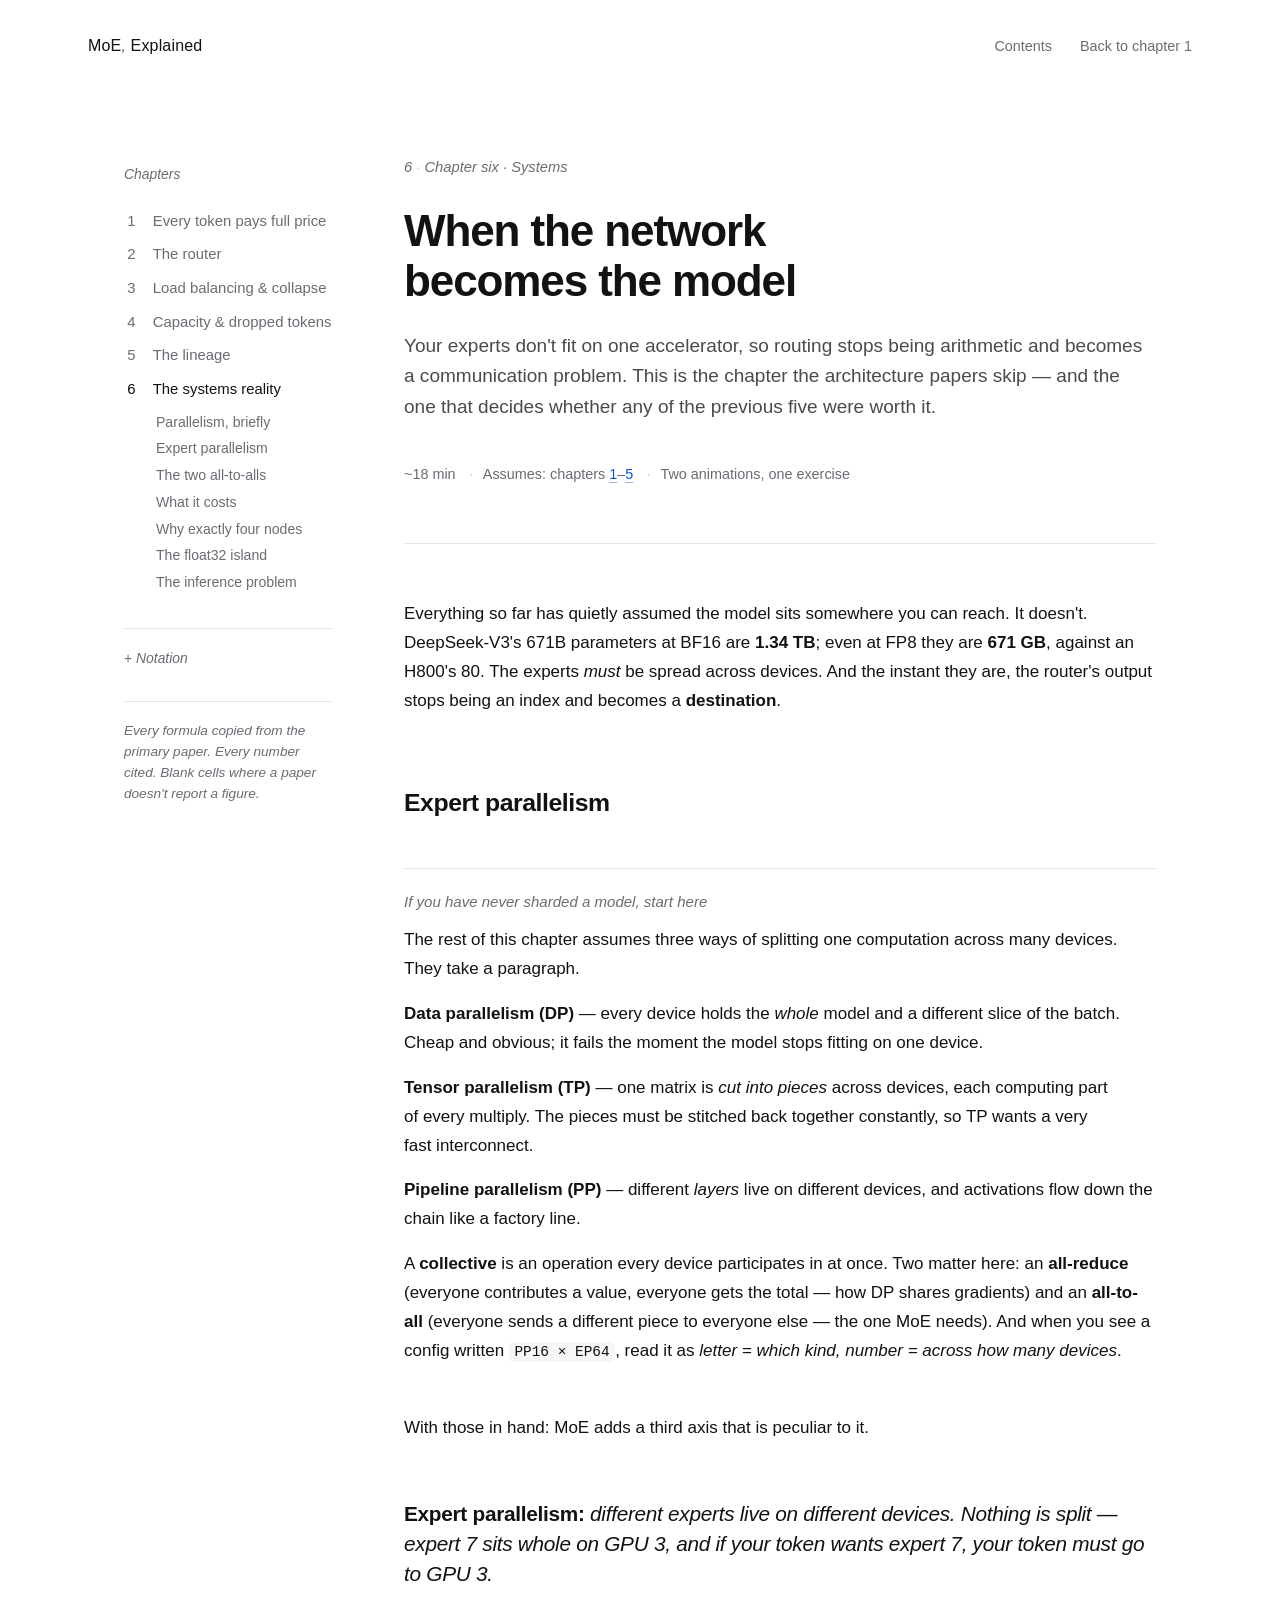
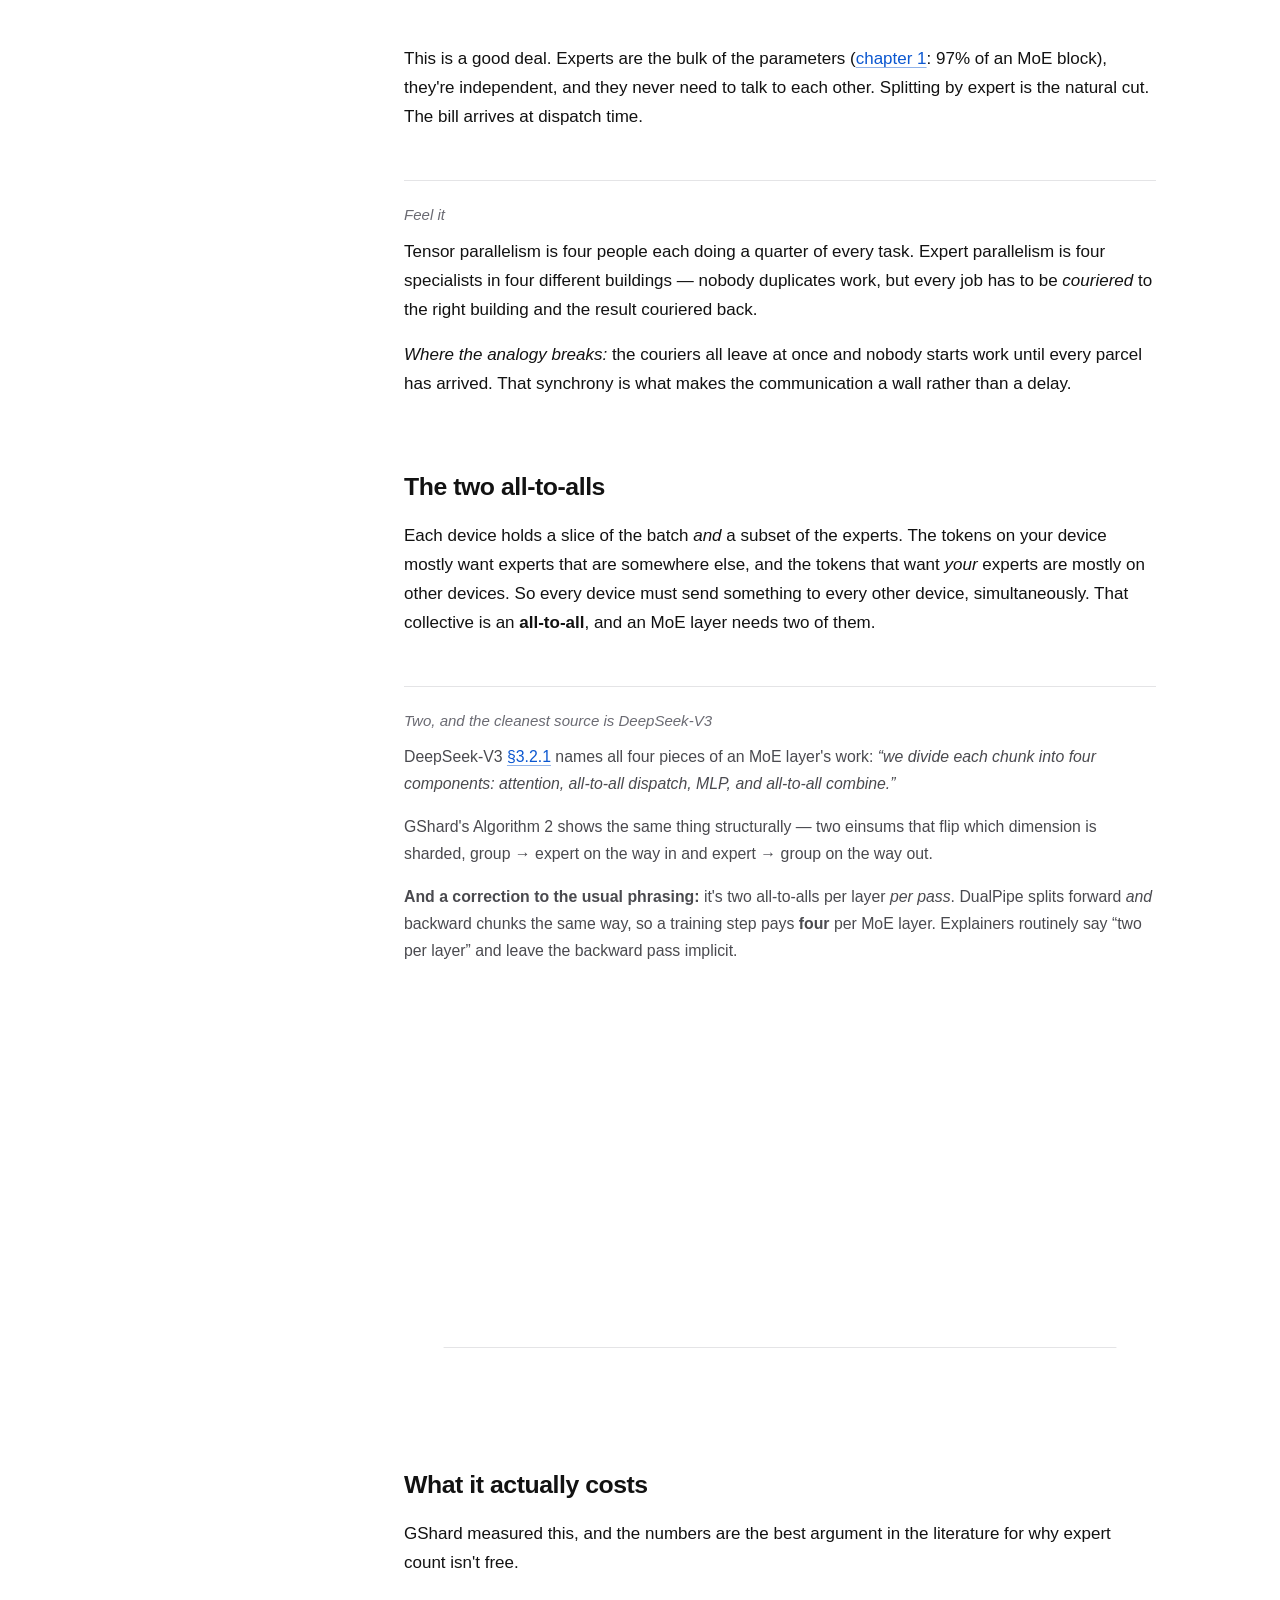
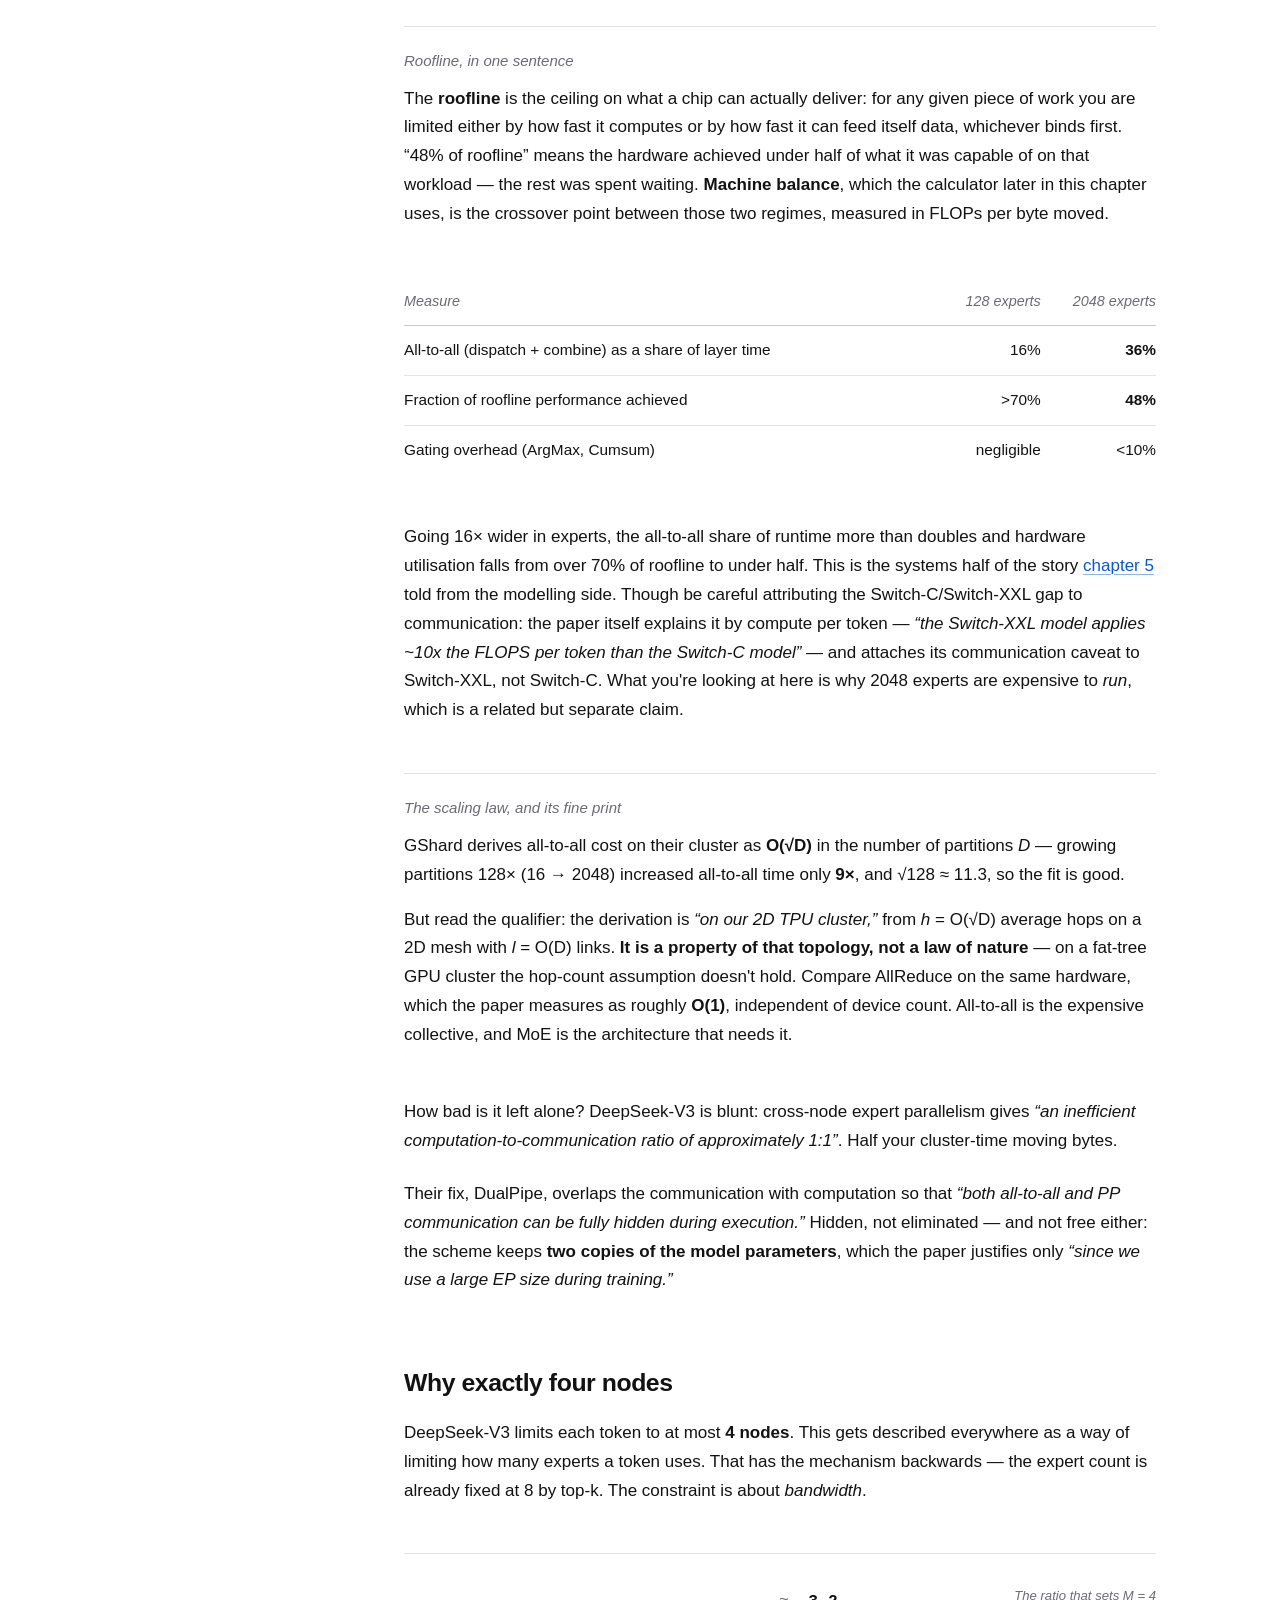
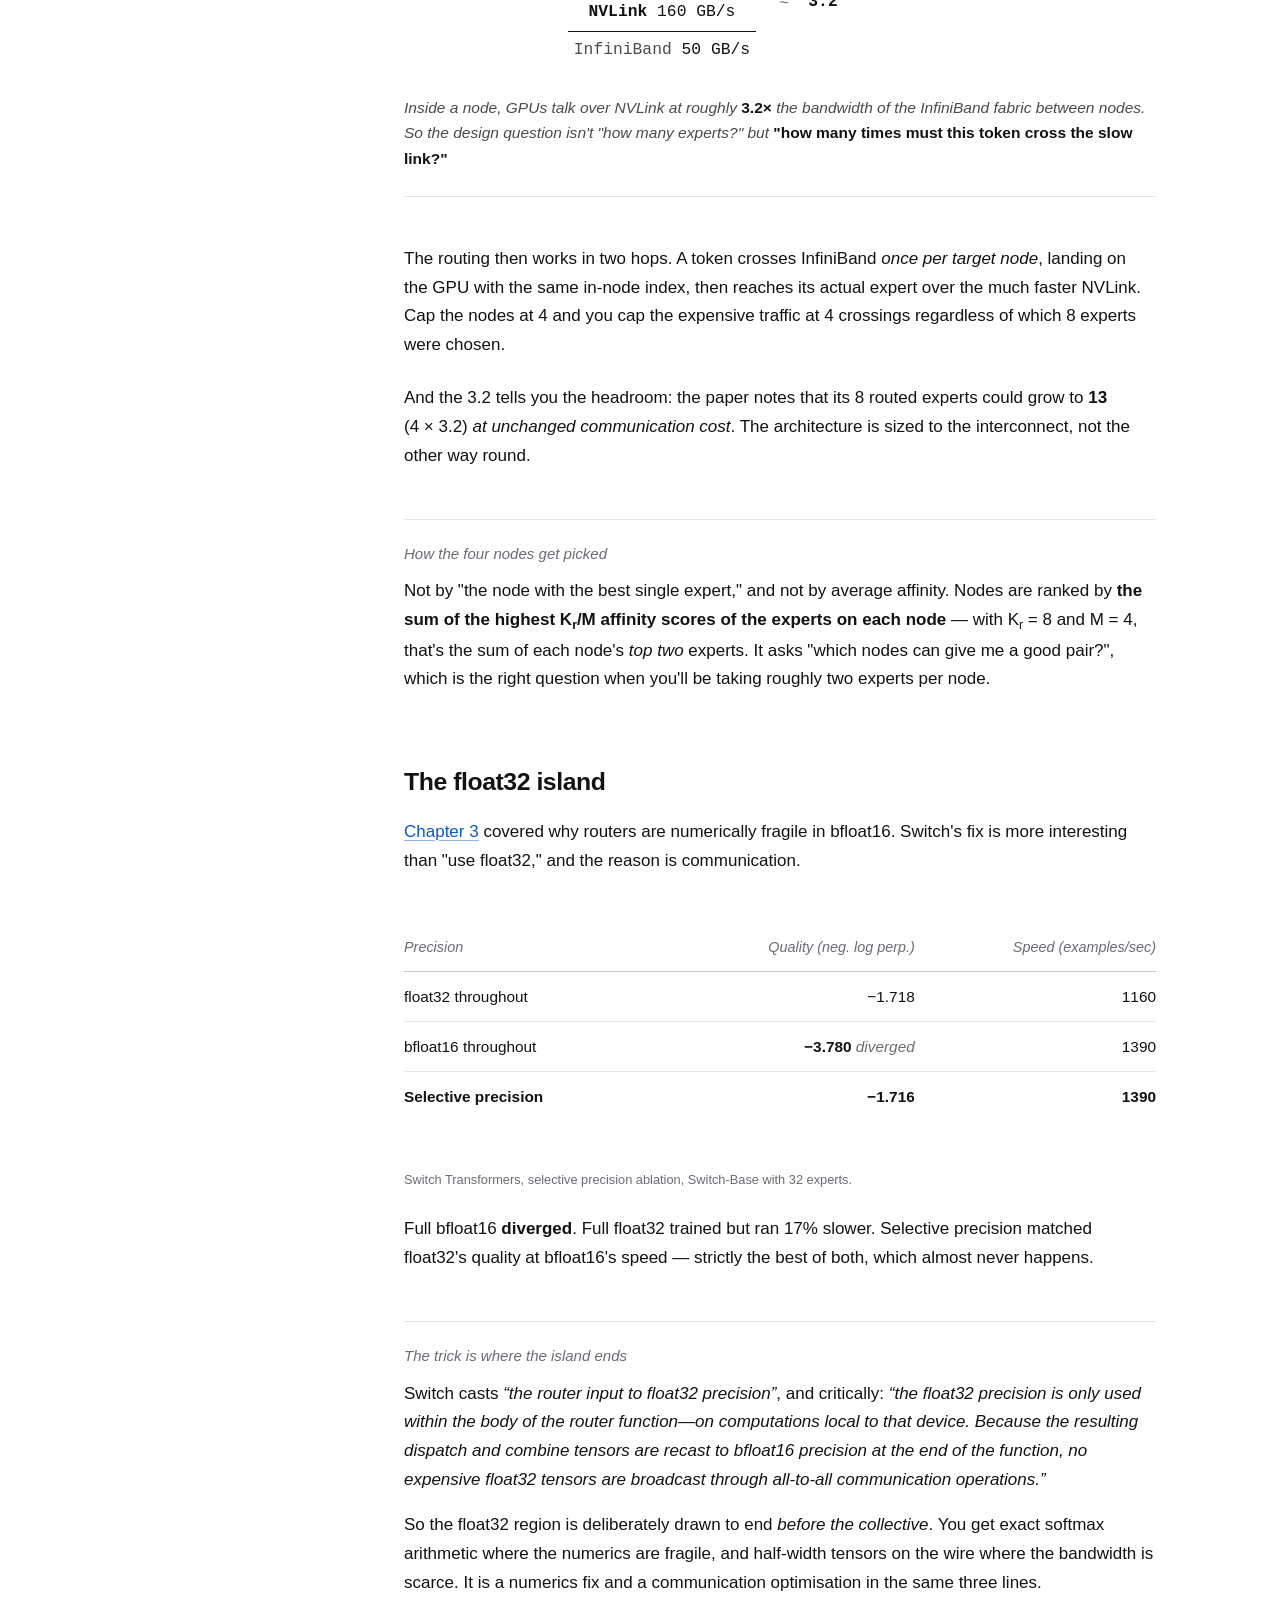
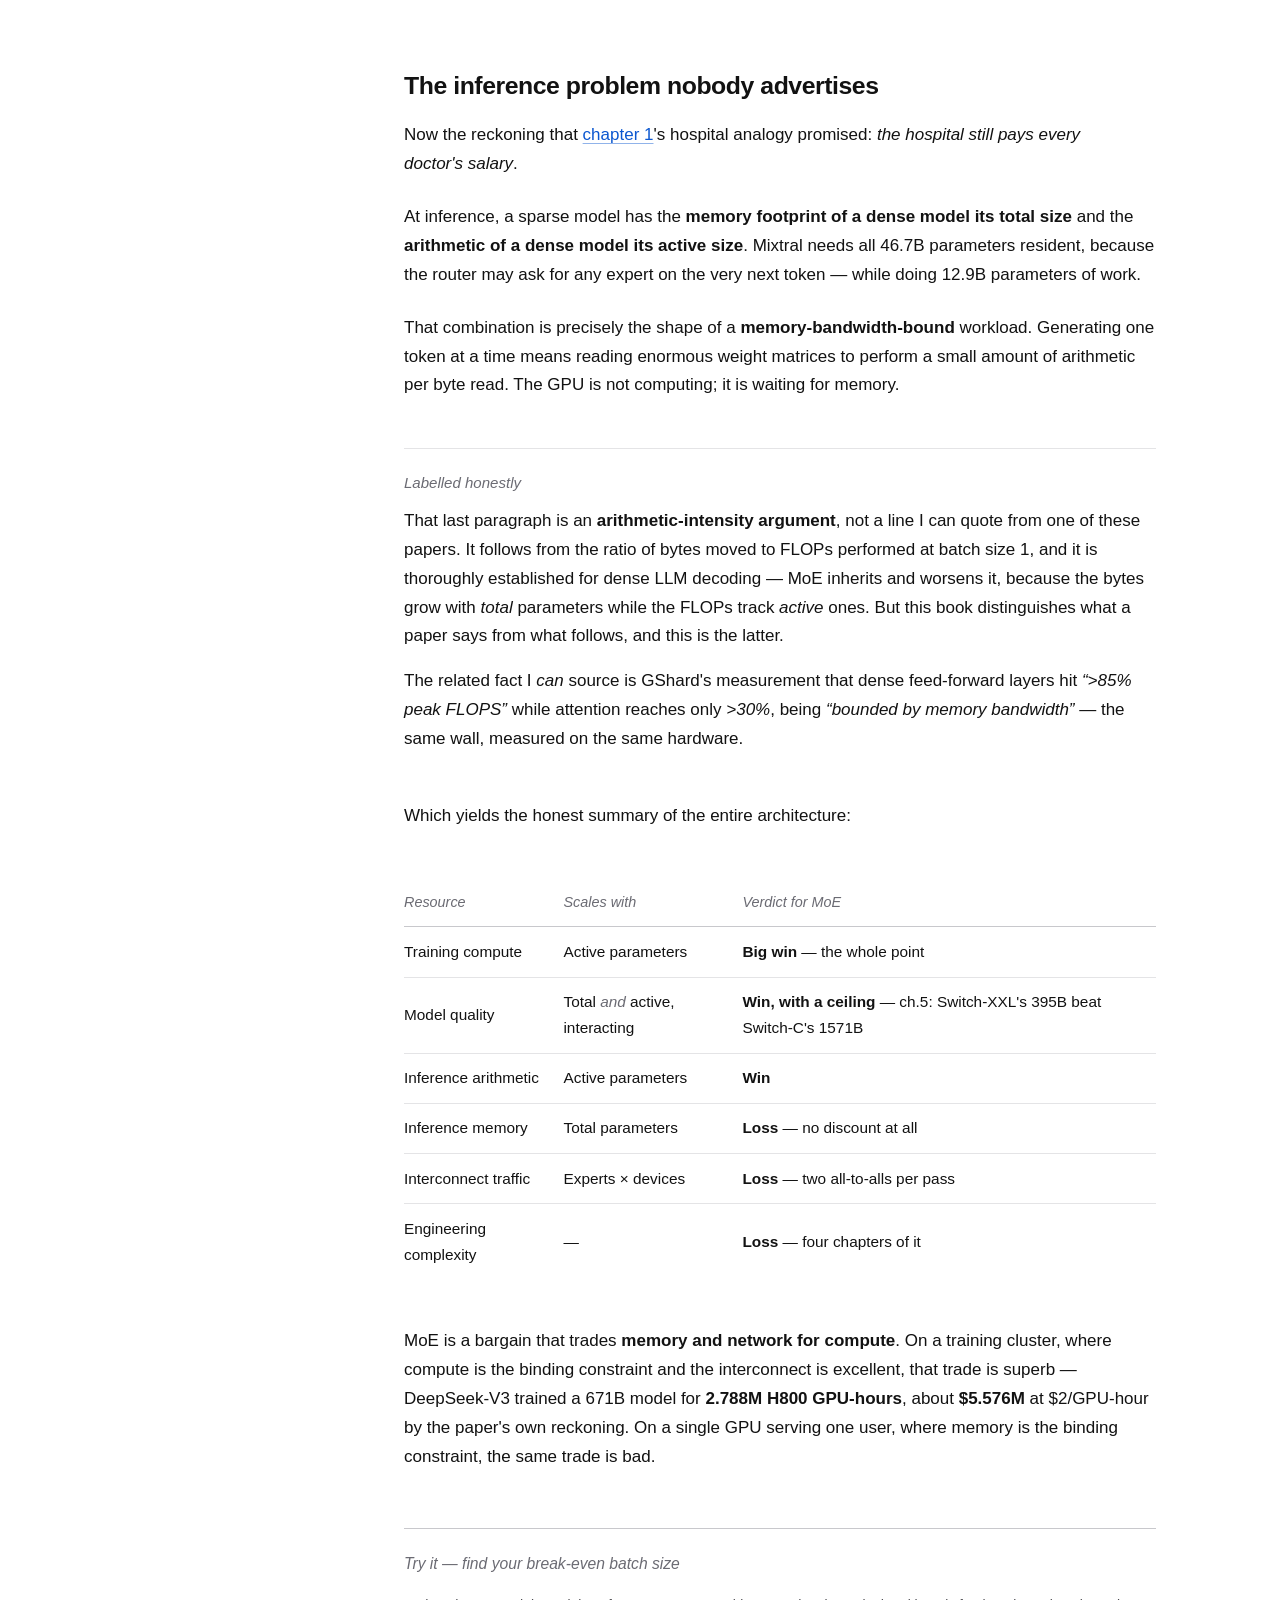
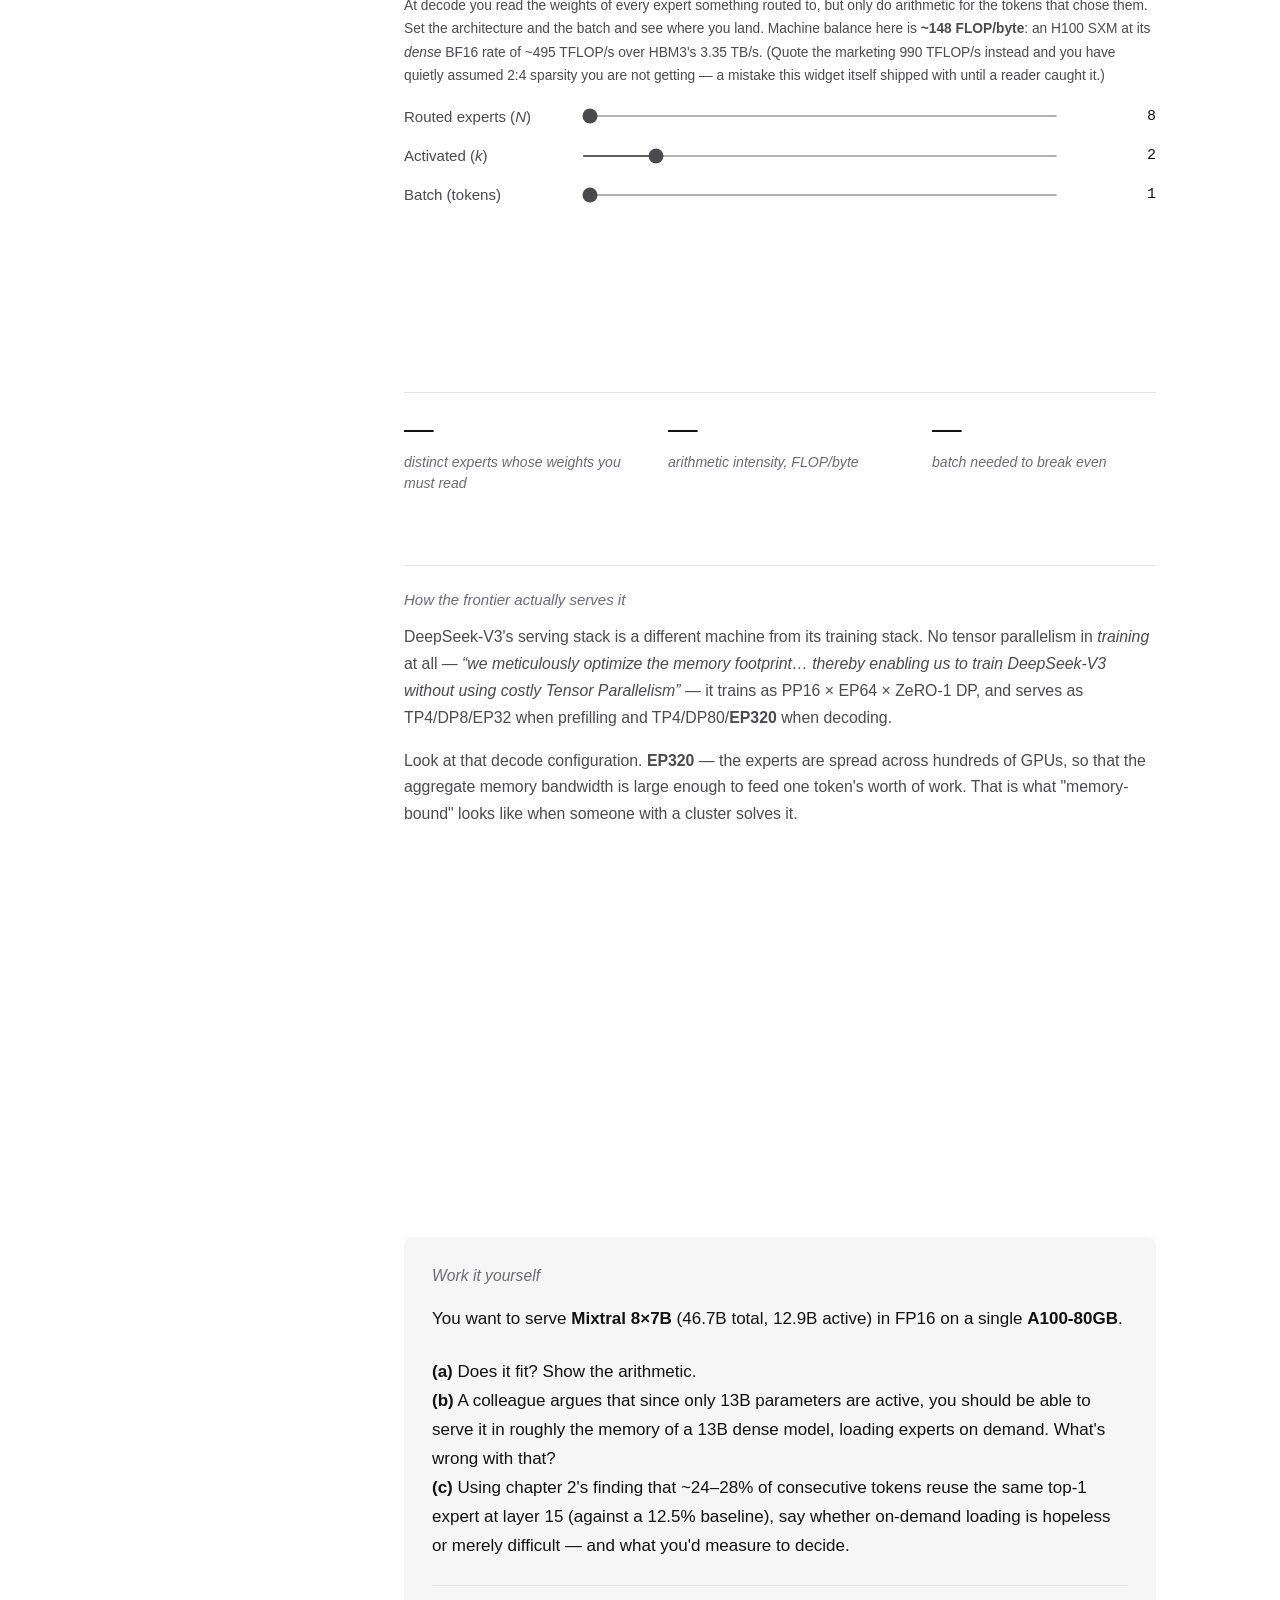
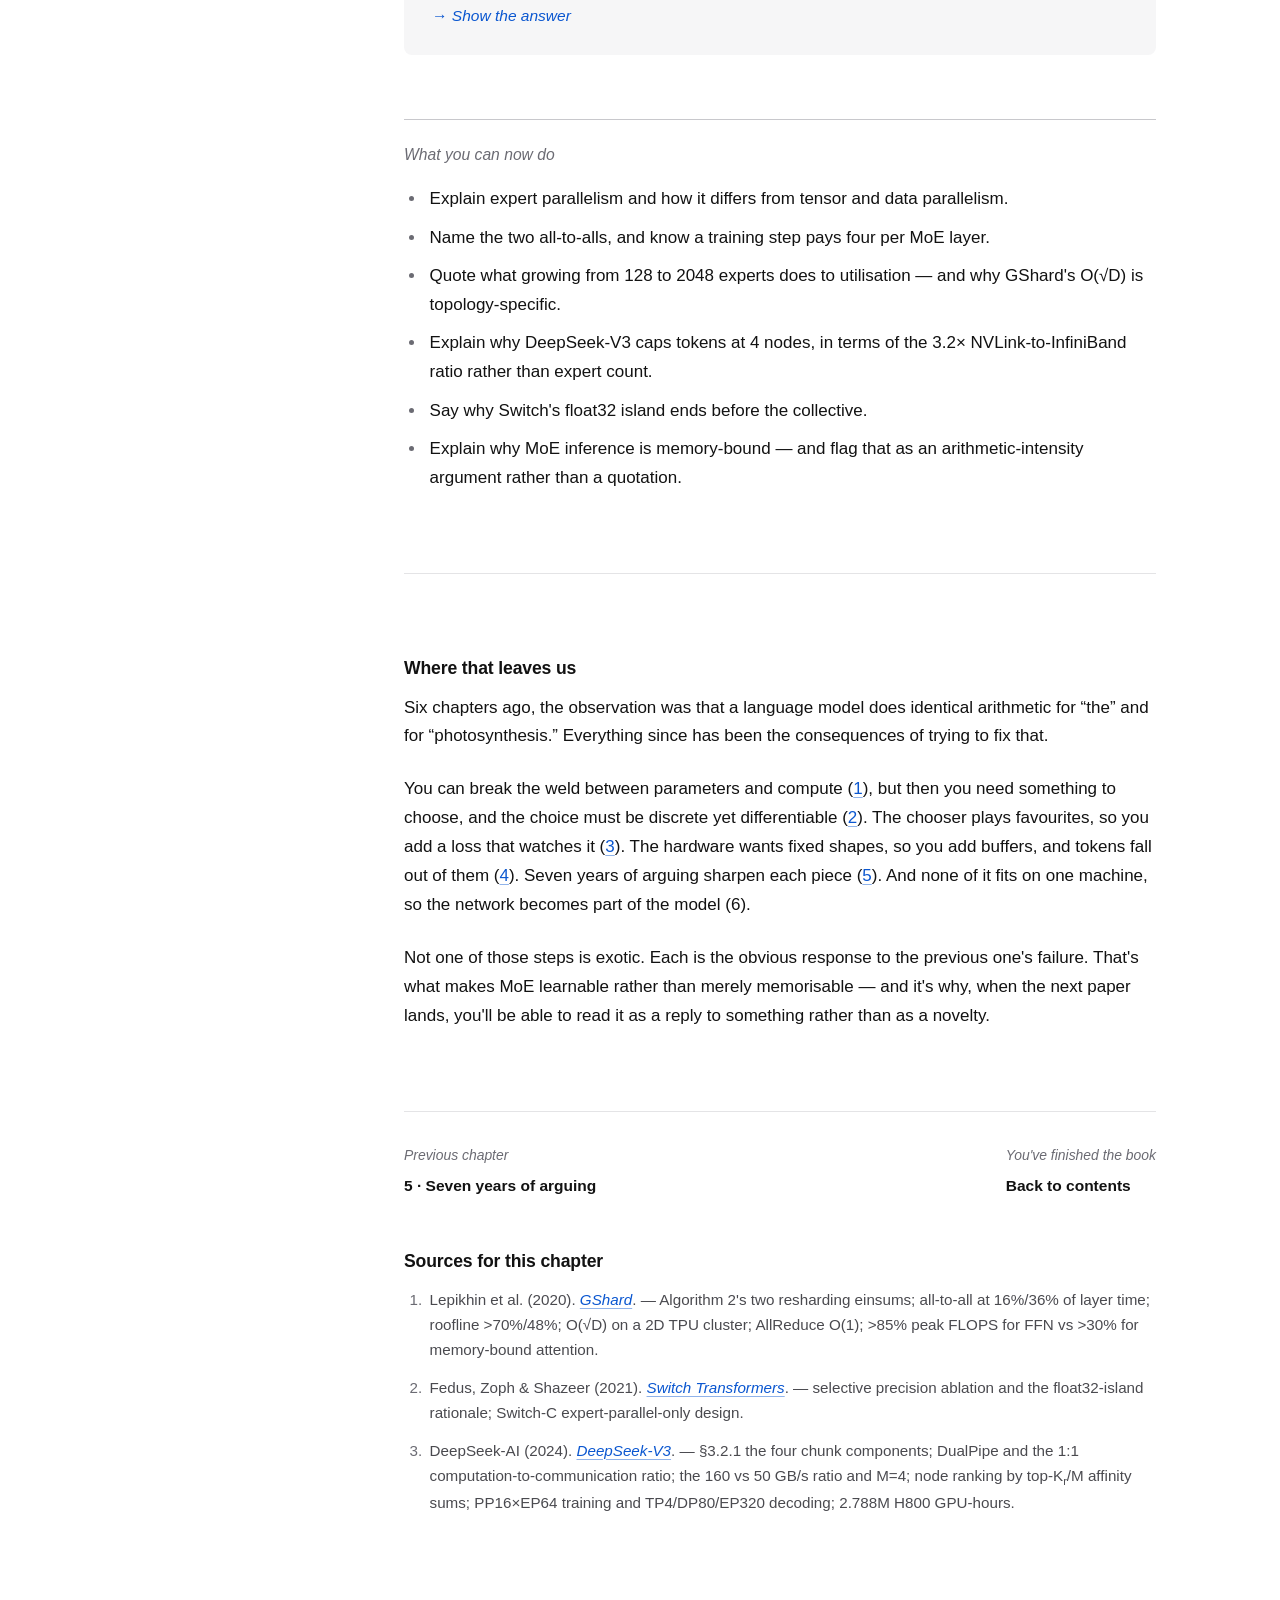
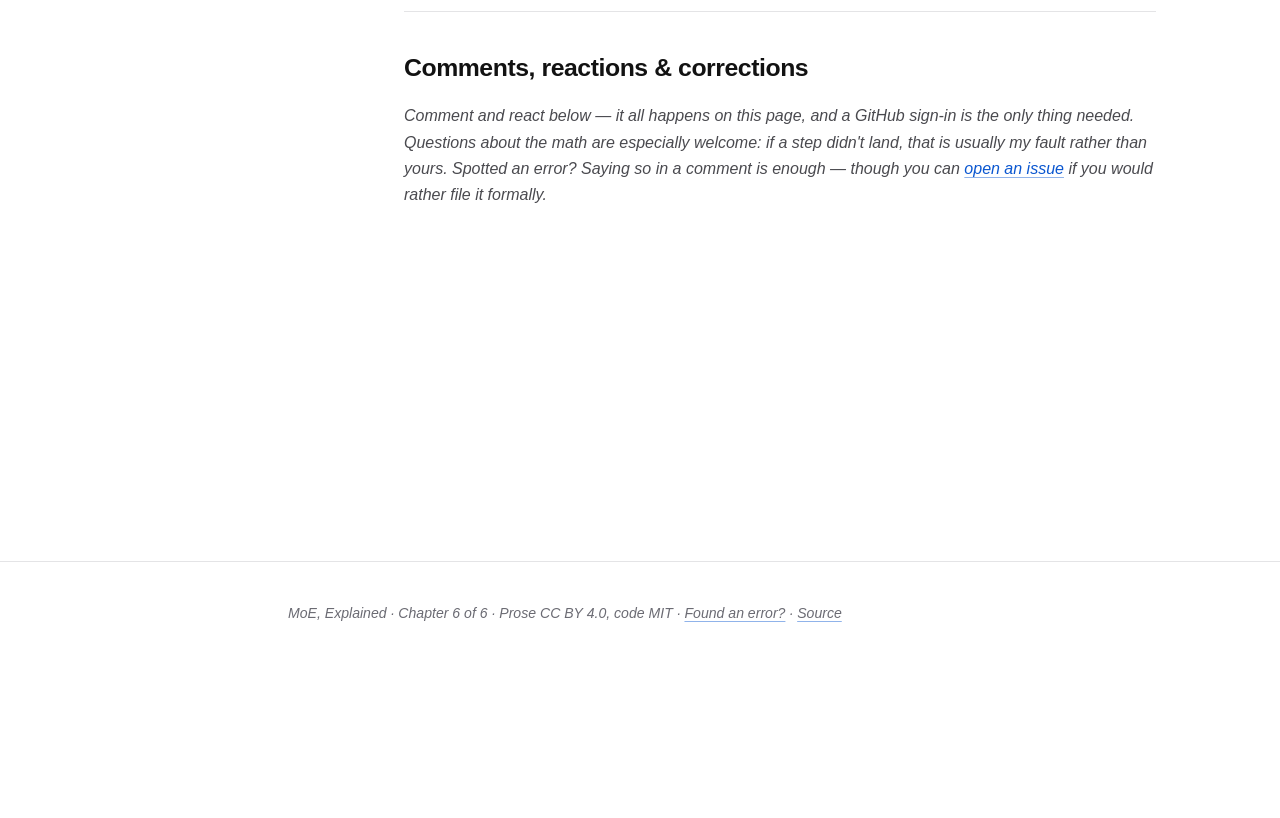
<file: posts/06-systems-reality.html>
<!doctype html>
<html lang="en">
<head>
<meta charset="utf-8">
<meta name="viewport" content="width=device-width, initial-scale=1">
<title>When the network becomes the model — MoE, Explained ch.6</title>
<meta name="description" content="Expert parallelism, the two all-to-alls, and why a sparse model has dense-model memory needs.">
<link rel="icon" href="data:image/svg+xml,<svg xmlns=%22http://www.w3.org/2000/svg%22 viewBox=%220 0 100 100%22><text y=%22.9em%22 font-size=%2290%22>🔀</text></svg>">
<link rel="canonical" href="https://noman654.github.io/moe-explained/posts/06-systems-reality.html">
<meta property="og:type" content="article">
<meta property="og:site_name" content="MoE, Explained">
<meta property="og:title" content="When the network becomes the model — MoE, Explained ch.6">
<meta property="og:description" content="Expert parallelism, the two all-to-alls, and why a sparse model has dense-model memory needs.">
<meta property="og:url" content="https://noman654.github.io/moe-explained/posts/06-systems-reality.html">
<meta property="og:image" content="https://noman654.github.io/moe-explained/assets/social-card.png">
<meta property="og:image:width" content="1200">
<meta property="og:image:height" content="630">
<meta name="twitter:card" content="summary_large_image">
<meta name="twitter:title" content="When the network becomes the model — MoE, Explained ch.6">
<meta name="twitter:description" content="Expert parallelism, the two all-to-alls, and why a sparse model has dense-model memory needs.">
<meta name="twitter:image" content="https://noman654.github.io/moe-explained/assets/social-card.png">
<link rel="stylesheet" href="../assets/moe.css">
</head>
<body>

<div class="progressrail" aria-hidden="true"><span id="prog"></span></div>

<header class="masthead">
  <div class="wrap">
    <a class="brand" href="../index.html">MoE<em>,</em> Explained</a>
    <nav aria-label="Site">
      <a href="../index.html">Contents</a>
      <a href="01-why-moe.html">Back to chapter 1</a>
    </nav>
  </div>
</header>

<div class="book">

  <nav class="booknav" aria-label="Table of contents">
    <details open>
      <summary>Contents</summary>
      <p class="navtitle">Chapters</p>
      <ol>
        <li><a href="01-why-moe.html">Every token pays full price</a></li>
        <li><a href="02-the-router.html">The router</a></li>
        <li><a href="03-load-balancing.html">Load balancing &amp; collapse</a></li>
        <li><a href="04-capacity-factor.html">Capacity &amp; dropped tokens</a></li>
        <li><a href="05-the-lineage.html">The lineage</a></li>
        <li><a href="06-systems-reality.html" aria-current="page">The systems reality</a>
          <ul class="inchap">
            <li><a href="#ep">Parallelism, briefly</a></li>
            <li><a href="#ep">Expert parallelism</a></li>
            <li><a href="#alltoall">The two all-to-alls</a></li>
            <li><a href="#cost">What it costs</a></li>
            <li><a href="#nodes">Why exactly four nodes</a></li>
            <li><a href="#precision">The float32 island</a></li>
            <li><a href="#memory">The inference problem</a></li>
          </ul>
        </li>
      </ol>
      <details class="notation">
        <summary>Notation</summary>
        <dl>
          <dt>N</dt><dd>number of experts in a layer</dd>
          <dt>k</dt><dd>experts activated per token (top-k)</dd>
          <dt>x</dt><dd>one token's hidden state</dd>
          <dt>W<sub>g</sub></dt><dd>the router matrix</dd>
          <dt>G(x)<sub>i</sub>, g<sub>i</sub></dt><dd>gate value for expert i</dd>
          <dt>E<sub>i</sub></dt><dd>expert i, as a function</dd>
          <dt>f<sub>i</sub></dt><dd>fraction of tokens <em>dispatched</em> to expert i</dd>
          <dt>P<sub>i</sub></dt><dd>fraction of router <em>probability</em> to expert i</dd>
          <dt>&alpha;</dt><dd>auxiliary-loss coefficient</dd>
          <dt>C</dt><dd>expert capacity, in token slots</dd>
          <dt>d<sub>model</sub></dt><dd>model dimension (4096 in Mixtral)</dd>
          <dt>d<sub>ff</sub></dt><dd>FFN hidden dimension (14336)</dd>
        </dl>
        <p class="nsub">Background terms &mdash; used by this book, built elsewhere</p>
        <dl class="nbg">
          <dt>token</dt><dd>a chunk of text (~&frac34; of a word) — the unit a model processes</dd>
          <dt>logit</dt><dd>a raw, unnormalised score, before softmax turns it into a weight</dd>
          <dt>softmax</dt><dd>turns a list of scores into positive weights that sum to 1</dd>
          <dt>residual</dt><dd>the "main line" a token travels along; layers add to it rather than replace it, so skipping a layer is harmless</dd>
          <dt>loss</dt><dd>one number saying how wrong the model was. Training = nudging weights to make it smaller</dd>
          <dt>gradient</dt><dd>which way to nudge each weight, and how hard, to reduce the loss</dd>
          <dt>differentiable</dt><dd>has a gradient. A hard count (an argmax, a tally) does not — this is the whole tension in ch.3</dd>
          <dt>autograd</dt><dd>the machinery that tracks which quantities carry gradients</dd>
          <dt>cross-entropy</dt><dd>the loss for "predict the next token" — the model's actual job</dd>
          <dt>collective</dt><dd>an operation every device does together (all-reduce, all-to-all)</dd>
          <dt>roofline</dt><dd>the ceiling on delivered performance: you are limited by compute or by memory bandwidth, whichever binds first</dd>
          <dt>machine balance</dt><dd>the crossover between those two, in FLOPs per byte moved (~148 on an H100)</dd>
          <dt>prefill / decode</dt><dd>reading the prompt all at once vs. generating one token at a time. Decode is the memory-bound one</dd>
        </dl>
        <p class="ncaveat">Careful with <b>E</b>: this book uses it for an expert
        (<b>E<sub>i</sub></b>), but GShard's papers use <b>E</b> for the expert
        <em>count</em> — where this book writes <b>N</b>. Quoted formulas keep their
        paper's notation.</p>
      </details>
      <p class="navfoot">Every formula copied from the primary paper. Every number
      cited. Blank cells where a paper doesn't report a figure.</p>
    </details>
  </nav>

  <main>

  <div class="chapmark"><span class="n">6</span><span class="l">Chapter six &middot; Systems</span></div>
  <h1>When the network becomes the model</h1>
  <p class="standfirst">Your experts don't fit on one accelerator, so routing stops
  being arithmetic and becomes a communication problem. This is the chapter the
  architecture papers skip &mdash; and the one that decides whether any of the previous
  five were worth it.</p>
  <p class="byline">
    <span>~18 min</span>
    <span>Assumes: chapters <a href="01-why-moe.html">1</a>&ndash;<a href="05-the-lineage.html">5</a></span>
    <span>Two animations, one exercise</span>
  </p>

  <p>Everything so far has quietly assumed the model sits somewhere you can reach.
  It doesn't. DeepSeek-V3's 671B parameters at BF16 are <strong>1.34&nbsp;TB</strong>;
  even at FP8 they are <strong>671&nbsp;GB</strong>, against an H800's 80. The experts
  <em>must</em> be spread across devices. And the instant they are, the router's
  output stops being an index and becomes a <strong>destination</strong>.</p>

  <h2 id="ep">Expert parallelism</h2>

  <div class="rung feel">
    <span class="tag">If you have never sharded a model, start here</span>
    <p>The rest of this chapter assumes three ways of splitting one computation across
    many devices. They take a paragraph.</p>
    <p><strong>Data parallelism (DP)</strong> &mdash; every device holds the
    <em>whole</em> model and a different slice of the batch. Cheap and obvious; it
    fails the moment the model stops fitting on one device.</p>
    <p><strong>Tensor parallelism (TP)</strong> &mdash; one matrix is <em>cut into
    pieces</em> across devices, each computing part of every multiply. The pieces must
    be stitched back together constantly, so TP wants a very fast interconnect.</p>
    <p><strong>Pipeline parallelism (PP)</strong> &mdash; different <em>layers</em> live
    on different devices, and activations flow down the chain like a factory line.</p>
    <p>A <strong>collective</strong> is an operation every device participates in at
    once. Two matter here: an <strong>all-reduce</strong> (everyone contributes a value,
    everyone gets the total &mdash; how DP shares gradients) and an
    <strong>all-to-all</strong> (everyone sends a different piece to everyone else
    &mdash; the one MoE needs). And when you see a config written
    <code>PP16&nbsp;&times;&nbsp;EP64</code>, read it as
    <em>letter&nbsp;=&nbsp;which kind, number&nbsp;=&nbsp;across how many devices</em>.</p>
  </div>

  <p>With those in hand: MoE adds a third axis that is peculiar to it.</p>

  <p class="pull"><strong>Expert parallelism:</strong> different <em>experts</em> live
  on different devices. Nothing is split &mdash; expert 7 sits whole on GPU 3, and if
  your token wants expert 7, your token must go to GPU 3.</p>

  <p>This is a good deal. Experts are the bulk of the parameters
  (<a href="01-why-moe.html#params">chapter 1</a>: 97% of an MoE block), they're
  independent, and they never need to talk to each other. Splitting by expert is the
  natural cut. The bill arrives at dispatch time.</p>

  <div class="rung feel">
    <span class="tag">Feel it</span>
    <p>Tensor parallelism is four people each doing a quarter of every task. Expert
    parallelism is four specialists in four different buildings &mdash; nobody
    duplicates work, but every job has to be <em>couriered</em> to the right building
    and the result couriered back.</p>
    <p><em>Where the analogy breaks:</em> the couriers all leave at once and nobody
    starts work until every parcel has arrived. That synchrony is what makes the
    communication a wall rather than a delay.</p>
  </div>

  <h2 id="alltoall">The two all-to-alls</h2>

  <p>Each device holds a slice of the batch <em>and</em> a subset of the experts. The
  tokens on your device mostly want experts that are somewhere else, and the tokens
  that want <em>your</em> experts are mostly on other devices. So every device must
  send something to every other device, simultaneously. That collective is an
  <strong>all-to-all</strong>, and an MoE layer needs two of them.</p>

  <div class="rung research">
    <span class="tag">Two, and the cleanest source is DeepSeek-V3</span>
    <p>DeepSeek-V3 <a href="https://arxiv.org/abs/2412.19437">&sect;3.2.1</a> names all four pieces of an MoE layer's work:
    <em>&ldquo;we divide each chunk into four components: attention, all-to-all
    dispatch, MLP, and all-to-all combine.&rdquo;</em></p>
    <p>GShard's Algorithm 2 shows the same thing structurally &mdash; two einsums that
    flip which dimension is sharded, group&nbsp;&rarr;&nbsp;expert on the way in and
    expert&nbsp;&rarr;&nbsp;group on the way out.</p>
    <p><strong>And a correction to the usual phrasing:</strong> it's two all-to-alls
    per layer <em>per pass</em>. DualPipe splits forward <em>and</em> backward chunks
    the same way, so a training step pays <strong>four</strong> per MoE layer.
    Explainers routinely say &ldquo;two per layer&rdquo; and leave the backward pass
    implicit.</p>
  </div>

  <figure class="anim" id="anim1">
    <svg viewBox="0 0 760 380" role="img" aria-label="Four GPUs each holding two experts and a slice of the batch. Tokens are dispatched by an all-to-all collective to whichever GPU holds their chosen expert, the experts compute, and a second all-to-all returns each result to the GPU the token came from.">
      <defs>
        <marker id="s1a" viewBox="0 0 10 10" refX="9" refY="5" markerWidth="6" markerHeight="6" orient="auto">
          <path d="M0,0 L10,5 L0,10 z" fill="var(--router)"/>
        </marker>
      </defs>
      <g id="s1-gpus"></g>
      <g id="s1-wires"></g>
      <line x1="40" y1="330" x2="720" y2="330" stroke="var(--rule)"/>
      <text id="s1-v1" x="40" y="352" font-family="var(--sans)" font-size="12" font-weight="700"></text>
      <text id="s1-v2" x="40" y="372" font-family="var(--sans)" font-size="11.5" fill="var(--ink-soft)"></text>
    </svg>
  </figure>

  <h2 id="cost">What it actually costs</h2>

  <p>GShard measured this, and the numbers are the best argument in the literature for
  why expert count isn't free.</p>

  <div class="rung mech">
    <span class="tag">Roofline, in one sentence</span>
    <p>The <strong>roofline</strong> is the ceiling on what a chip can actually deliver:
    for any given piece of work you are limited either by how fast it computes or by how
    fast it can feed itself data, whichever binds first. &ldquo;48% of roofline&rdquo;
    means the hardware achieved under half of what it was capable of on that workload
    &mdash; the rest was spent waiting. <strong>Machine balance</strong>, which the
    calculator later in this chapter uses, is the crossover point between those two
    regimes, measured in FLOPs per byte moved.</p>
  </div>

  <div class="tablewrap">
  <table>
    <thead><tr><th>Measure</th><th class="num">128 experts</th><th class="num">2048 experts</th></tr></thead>
    <tbody>
      <tr><td>All-to-all (dispatch + combine) as a share of layer time</td><td class="num">16%</td><td class="num"><strong>36%</strong></td></tr>
      <tr><td>Fraction of roofline performance achieved</td><td class="num">&gt;70%</td><td class="num"><strong>48%</strong></td></tr>
      <tr><td>Gating overhead (ArgMax, Cumsum)</td><td class="num">negligible</td><td class="num">&lt;10%</td></tr>
    </tbody>
  </table>
  </div>

  <p>Going 16&times; wider in experts, the all-to-all share of runtime more than
  doubles and hardware utilisation falls from over 70% of roofline to under half. This
  is the systems half of the story <a href="05-the-lineage.html#2021">chapter 5</a>
  told from the modelling side. Though be careful attributing the Switch-C/Switch-XXL
  gap to communication: the paper itself explains it by compute per token &mdash;
  <em>&ldquo;the Switch-XXL model applies ~10x the FLOPS per token than the Switch-C
  model&rdquo;</em> &mdash; and attaches its communication caveat to Switch-XXL, not
  Switch-C. What you're looking at here is why 2048 experts are expensive to
  <em>run</em>, which is a related but separate claim.</p>

  <div class="rung math">
    <span class="tag">The scaling law, and its fine print</span>
    <p>GShard derives all-to-all cost on their cluster as
    <strong>O(&radic;D)</strong> in the number of partitions
    <span class="v">D</span> &mdash; growing partitions 128&times; (16&nbsp;&rarr;&nbsp;2048)
    increased all-to-all time only <strong>9&times;</strong>, and
    &radic;128&nbsp;&asymp;&nbsp;11.3, so the fit is good.</p>
    <p>But read the qualifier: the derivation is <em>&ldquo;on our 2D TPU
    cluster,&rdquo;</em> from <span class="v">h</span> = O(&radic;D) average hops on a
    2D mesh with <span class="v">l</span> = O(D) links. <strong>It is a property of
    that topology, not a law of nature</strong> &mdash; on a fat-tree GPU cluster the
    hop-count assumption doesn't hold. Compare AllReduce on the same hardware, which
    the paper measures as roughly <strong>O(1)</strong>, independent of device count.
    All-to-all is the expensive collective, and MoE is the architecture that needs
    it.</p>
  </div>

  <p>How bad is it left alone? DeepSeek-V3 is blunt: cross-node expert parallelism
  gives <em>&ldquo;an inefficient computation-to-communication ratio of approximately
  1:1&rdquo;</em>. Half your cluster-time moving bytes.</p>

  <p>Their fix, DualPipe, overlaps the communication with computation so that
  <em>&ldquo;both all-to-all and PP communication can be fully hidden during
  execution.&rdquo;</em> Hidden, not eliminated &mdash; and not free either: the
  scheme keeps <strong>two copies of the model parameters</strong>, which the paper
  justifies only <em>&ldquo;since we use a large EP size during training.&rdquo;</em></p>

  <h2 id="nodes">Why exactly four nodes</h2>

  <p>DeepSeek-V3 limits each token to at most <strong>4 nodes</strong>. This gets
  described everywhere as a way of limiting how many experts a token uses. That has
  the mechanism backwards &mdash; the expert count is already fixed at 8 by top-k. The
  constraint is about <em>bandwidth</em>.</p>

  <div class="eq">
    <span class="label">The ratio that sets M = 4</span>
    <div class="body">
      <span class="frac"><span><span class="hl-active">NVLink</span> 160 GB/s</span><span><span class="hl-idle">InfiniBand</span> 50 GB/s</span></span>
      &nbsp;<span class="op">&asymp;</span>&nbsp;
      <span class="hl-router">3.2</span>
    </div>
    <div class="say">Inside a node, GPUs talk over NVLink at roughly <b>3.2&times;</b>
    the bandwidth of the InfiniBand fabric between nodes. So the design question isn't
    "how many experts?" but <b>"how many times must this token cross the slow
    link?"</b></div>
  </div>

  <p>The routing then works in two hops. A token crosses InfiniBand <em>once per
  target node</em>, landing on the GPU with the same in-node index, then reaches its
  actual expert over the much faster NVLink. Cap the nodes at 4 and you cap the
  expensive traffic at 4 crossings regardless of which 8 experts were chosen.</p>

  <p>And the 3.2 tells you the headroom: the paper notes that its 8 routed experts
  could grow to <strong>13</strong> (4&nbsp;&times;&nbsp;3.2) <em>at unchanged
  communication cost</em>. The architecture is sized to the interconnect, not the
  other way round.</p>

  <div class="rung gotcha">
    <span class="tag">How the four nodes get picked</span>
    <p>Not by "the node with the best single expert," and not by average affinity.
    Nodes are ranked by <strong>the sum of the highest
    K<sub>r</sub>/M affinity scores of the experts on each node</strong> &mdash; with
    K<sub>r</sub>&nbsp;=&nbsp;8 and M&nbsp;=&nbsp;4, that's the sum of each node's
    <em>top two</em> experts. It asks "which nodes can give me a good pair?", which is
    the right question when you'll be taking roughly two experts per node.</p>
  </div>

  <h2 id="precision">The float32 island</h2>

  <p><a href="03-load-balancing.html#zloss">Chapter 3</a> covered why routers are
  numerically fragile in bfloat16. Switch's fix is more interesting than "use float32,"
  and the reason is communication.</p>

  <div class="tablewrap">
    <table>
      <thead><tr><th>Precision</th><th class="num">Quality (neg. log perp.)</th><th class="num">Speed (examples/sec)</th></tr></thead>
      <tbody>
        <tr><td>float32 throughout</td><td class="num">&minus;1.718</td><td class="num">1160</td></tr>
        <tr><td>bfloat16 throughout</td><td class="num"><strong>&minus;3.780</strong> <em>diverged</em></td><td class="num">1390</td></tr>
        <tr><td><strong>Selective precision</strong></td><td class="num"><strong>&minus;1.716</strong></td><td class="num"><strong>1390</strong></td></tr>
      </tbody>
    </table>
  </div>

  <p style="font-family:var(--sans);font-size:0.8rem;color:var(--ink-faint)">
  Switch Transformers, selective precision ablation, Switch-Base with 32 experts.</p>

  <p>Full bfloat16 <strong>diverged</strong>. Full float32 trained but ran 17% slower.
  Selective precision matched float32's quality at bfloat16's speed &mdash; strictly
  the best of both, which almost never happens.</p>

  <div class="rung mech">
    <span class="tag">The trick is where the island ends</span>
    <p>Switch casts <em>&ldquo;the router input to float32 precision&rdquo;</em>, and
    critically: <em>&ldquo;the float32 precision is only used within the body of the
    router function&mdash;on computations local to that device. Because the resulting
    dispatch and combine tensors are recast to bfloat16 precision at the end of the
    function, no expensive float32 tensors are broadcast through all-to-all
    communication operations.&rdquo;</em></p>
    <p>So the float32 region is deliberately drawn to end <em>before the collective</em>.
    You get exact softmax arithmetic where the numerics are fragile, and half-width
    tensors on the wire where the bandwidth is scarce. It is a numerics fix and a
    communication optimisation in the same three lines.</p>
  </div>

  <h2 id="memory">The inference problem nobody advertises</h2>

  <p>Now the reckoning that <a href="01-why-moe.html">chapter 1</a>'s hospital analogy
  promised: <em>the hospital still pays every doctor's salary</em>.</p>

  <p>At inference, a sparse model has the <strong>memory footprint of a dense model
  its total size</strong> and the <strong>arithmetic of a dense model its active
  size</strong>. Mixtral needs all 46.7B parameters resident, because the router may
  ask for any expert on the very next token &mdash; while doing 12.9B parameters of
  work.</p>

  <p>That combination is precisely the shape of a <strong>memory-bandwidth-bound</strong>
  workload. Generating one token at a time means reading enormous weight matrices to
  perform a small amount of arithmetic per byte read. The GPU is not computing; it is
  waiting for memory.</p>

  <div class="rung math">
    <span class="tag">Labelled honestly</span>
    <p>That last paragraph is an <strong>arithmetic-intensity argument</strong>, not a
    line I can quote from one of these papers. It follows from the ratio of bytes moved
    to FLOPs performed at batch size 1, and it is thoroughly established for dense
    LLM decoding &mdash; MoE inherits and worsens it, because the bytes grow with
    <em>total</em> parameters while the FLOPs track <em>active</em> ones. But this book
    distinguishes what a paper says from what follows, and this is the latter.</p>
    <p>The related fact I <em>can</em> source is GShard's measurement that dense
    feed-forward layers hit <em>&ldquo;&gt;85% peak FLOPS&rdquo;</em> while attention
    reaches only <em>&gt;30%</em>, being <em>&ldquo;bounded by memory
    bandwidth&rdquo;</em> &mdash; the same wall, measured on the same hardware.</p>
  </div>

  <p>Which yields the honest summary of the entire architecture:</p>

  <div class="tablewrap">
  <table>
    <thead><tr><th>Resource</th><th>Scales with</th><th>Verdict for MoE</th></tr></thead>
    <tbody>
      <tr><td>Training compute</td><td>Active parameters</td><td><strong>Big win</strong> &mdash; the whole point</td></tr>
      <tr><td>Model quality</td><td>Total <em>and</em> active, interacting</td><td><strong>Win, with a ceiling</strong> &mdash; ch.5: Switch-XXL's 395B beat Switch-C's 1571B</td></tr>
      <tr><td>Inference arithmetic</td><td>Active parameters</td><td><strong>Win</strong></td></tr>
      <tr><td>Inference memory</td><td>Total parameters</td><td><strong>Loss</strong> &mdash; no discount at all</td></tr>
      <tr><td>Interconnect traffic</td><td>Experts &times; devices</td><td><strong>Loss</strong> &mdash; two all-to-alls per pass</td></tr>
      <tr><td>Engineering complexity</td><td>&mdash;</td><td><strong>Loss</strong> &mdash; four chapters of it</td></tr>
    </tbody>
  </table>
  </div>

  <p>MoE is a bargain that trades <strong>memory and network for compute</strong>. On
  a training cluster, where compute is the binding constraint and the interconnect is
  excellent, that trade is superb &mdash; DeepSeek-V3 trained a 671B model for
  <strong>2.788M H800 GPU-hours</strong>, about <strong>$5.576M</strong> at $2/GPU-hour
  by the paper's own reckoning. On a single GPU serving one user, where memory is the
  binding constraint, the same trade is bad.</p>

  <div class="tryit">
    <h3>Try it &mdash; find your break-even batch size</h3>
    <p style="font-family:var(--sans);font-size:0.86rem;color:var(--ink-soft);margin-bottom:1rem">
    At decode you read the weights of every expert something routed to, but only do
    arithmetic for the tokens that chose them. Set the architecture and the batch and
    see where you land. Machine balance here is <strong>~148 FLOP/byte</strong>: an
    H100 SXM at its <em>dense</em> BF16 rate of ~495&nbsp;TFLOP/s over HBM3's
    3.35&nbsp;TB/s. (Quote the marketing 990&nbsp;TFLOP/s instead and you have quietly
    assumed 2:4 sparsity you are not getting &mdash; a mistake this widget itself
    shipped with until a reader caught it.)</p>

    <div class="ctl">
      <label for="mn">Routed experts (<span class="v">N</span>)</label>
      <input type="range" id="mn" min="8" max="256" step="8" value="8">
      <output for="mn" id="mno">8</output>
    </div>
    <div class="ctl">
      <label for="mk">Activated (<span class="v">k</span>)</label>
      <input type="range" id="mk" min="1" max="8" value="2">
      <output for="mk" id="mko">2</output>
    </div>
    <div class="ctl">
      <label for="mb">Batch (tokens)</label>
      <input type="range" id="mb" min="0" max="100" value="0">
      <output for="mb" id="mbo">1</output>
    </div>

    <svg id="aichart" viewBox="0 0 700 120" role="img" aria-label="Arithmetic intensity against the machine balance line, showing whether the configuration is memory-bound or compute-bound." style="width:100%;height:auto;margin:1rem 0"></svg>

    <div class="stats" style="margin:0">
      <div class="stat"><div class="n" id="mTok">&mdash;</div><div class="l">distinct experts whose weights you must read</div></div>
      <div class="stat"><div class="n" id="mAI">&mdash;</div><div class="l">arithmetic intensity, FLOP/byte</div></div>
      <div class="stat"><div class="n" id="mBE">&mdash;</div><div class="l">batch needed to break even</div></div>
    </div>
    <p id="mNote" role="status" style="font-family:var(--sans);font-size:0.82rem;color:var(--ink-soft);margin:0.9rem 0 0"></p>
  </div>

  <div class="rung research">
    <span class="tag">How the frontier actually serves it</span>
    <p>DeepSeek-V3's serving stack is a different machine from its training stack. No
    tensor parallelism in <em>training</em> at all &mdash; <em>&ldquo;we meticulously
    optimize the memory footprint&hellip; thereby enabling us to train DeepSeek-V3
    without using costly Tensor Parallelism&rdquo;</em> &mdash; it trains as
    PP16&nbsp;&times;&nbsp;EP64&nbsp;&times;&nbsp;ZeRO-1 DP, and serves as
    TP4/DP8/EP32 when prefilling and TP4/DP80/<strong>EP320</strong> when decoding.</p>
    <p>Look at that decode configuration. <strong>EP320</strong> &mdash; the experts
    are spread across hundreds of GPUs, so that the aggregate memory bandwidth is large
    enough to feed one token's worth of work. That is what "memory-bound" looks like
    when someone with a cluster solves it.</p>
  </div>

  <figure class="anim" id="anim2">
    <svg viewBox="0 0 760 300" role="img" aria-label="A comparison of what scales with active parameters versus total parameters. Compute, at 12.9 billion, tracks the active count and is the win. Memory, at 46.7 billion, tracks the total and gets no discount at all.">
      <g id="s2-body"></g>
    </svg>
  </figure>

  <div class="problem">
    <h3>Work it yourself</h3>
    <p>You want to serve <strong>Mixtral 8&times;7B</strong> (46.7B total, 12.9B
    active) in FP16 on a single <strong>A100-80GB</strong>.</p>
    <p><strong>(a)</strong> Does it fit? Show the arithmetic.<br>
    <strong>(b)</strong> A colleague argues that since only 13B parameters are active,
    you should be able to serve it in roughly the memory of a 13B dense model, loading
    experts on demand. What's wrong with that?<br>
    <strong>(c)</strong> Using chapter 2's finding that ~24&ndash;28% of consecutive
    tokens reuse the same top-1 expert at layer 15 (against a 12.5% baseline), say
    whether on-demand loading is hopeless or merely difficult &mdash; and what you'd
    measure to decide.</p>
    <details>
      <summary>Show the answer</summary>
      <p><strong>(a)</strong> 46.7B parameters &times; 2 bytes =
      <strong>93.4 GB</strong> of weights alone, before any KV cache or activations.
      An 80GB A100 <strong>cannot hold it</strong>. You need two, or quantisation —
      which is why Mixtral is so commonly served at 4-bit (~23GB, comfortable).</p>
      <p><strong>(b)</strong> Two problems. First, <em>which</em> 13B is active changes
      every token and every layer — the active set isn't a fixed subset you can
      preload, it's a different 2-of-8 per layer per token. Second, PCIe transfer is
      roughly an order of magnitude slower than HBM; streaming an expert in to use it
      once costs far more time than the arithmetic it enables. You'd convert a
      memory-bound problem into a much worse PCIe-bound one.</p>
      <p><strong>(c)</strong> Merely difficult, and the locality is why — though the
      effect is smaller than the headline figure suggests. Top-1 reuse at layer 15 runs
      24–28% against a 12.5% baseline: roughly <em>twice</em> chance, not five times.
      So an expert you just paged in has about a one-in-four chance of being wanted
      again next token. That is well short of a free lunch, but it is a real signal,
      and it is what makes an LRU expert cache worth building rather than hopeless.</p>
      <p>What you'd measure: <strong>the hit rate of a fixed-size expert cache under a
      real request trace</strong>, per layer — because chapter 2's figure is for layer
      15 specifically, and locality varied by depth. Then compare the amortised
      transfer cost per token against the memory you save. The decision is empirical,
      and the measurement is cheap.</p>
    </details>
  </div>

  <div class="takeaway">
    <h3>What you can now do</h3>
    <ul>
      <li>Explain expert parallelism and how it differs from tensor and data
        parallelism.</li>
      <li>Name the two all-to-alls, and know a training step pays four per MoE
        layer.</li>
      <li>Quote what growing from 128 to 2048 experts does to utilisation &mdash; and
        why GShard's O(&radic;D) is topology-specific.</li>
      <li>Explain why DeepSeek-V3 caps tokens at 4 nodes, in terms of the 3.2&times;
        NVLink-to-InfiniBand ratio rather than expert count.</li>
      <li>Say why Switch's float32 island ends before the collective.</li>
      <li>Explain why MoE inference is memory-bound &mdash; and flag that as an
        arithmetic-intensity argument rather than a quotation.</li>
    </ul>
  </div>

  <hr>

  <h3>Where that leaves us</h3>

  <p>Six chapters ago, the observation was that a language model does identical
  arithmetic for &ldquo;the&rdquo; and for &ldquo;photosynthesis.&rdquo; Everything
  since has been the consequences of trying to fix that.</p>

  <p>You can break the weld between parameters and compute
  (<a href="01-why-moe.html">1</a>), but then you need something to choose, and the
  choice must be discrete yet differentiable (<a href="02-the-router.html">2</a>). The
  chooser plays favourites, so you add a loss that watches it
  (<a href="03-load-balancing.html">3</a>). The hardware wants fixed shapes, so you add
  buffers, and tokens fall out of them
  (<a href="04-capacity-factor.html">4</a>). Seven years of arguing sharpen each piece
  (<a href="05-the-lineage.html">5</a>). And none of it fits on one machine, so the
  network becomes part of the model (6).</p>

  <p>Not one of those steps is exotic. Each is the obvious response to the previous
  one's failure. That's what makes MoE learnable rather than merely memorisable
  &mdash; and it's why, when the next paper lands, you'll be able to read it as a
  reply to something rather than as a novelty.</p>

  <nav class="seriesnav" aria-label="Chapter navigation">
    <a href="05-the-lineage.html">
      <span class="k">Previous chapter</span>
      <span class="t"><strong>5 &middot; Seven years of arguing</strong></span>
    </a>
    <a href="../index.html">
      <span class="k">You've finished the book</span>
      <span class="t"><strong>Back to contents</strong></span>
    </a>
  </nav>

  <h3>Sources for this chapter</h3>
  <ol class="refs">
    <li>Lepikhin et al. (2020). <a href="https://arxiv.org/abs/2006.16668"><em>GShard</em></a>.
      &mdash; Algorithm 2's two resharding einsums; all-to-all at 16%/36% of layer
      time; roofline &gt;70%/48%; O(&radic;D) on a 2D TPU cluster; AllReduce O(1);
      &gt;85% peak FLOPS for FFN vs &gt;30% for memory-bound attention.</li>
    <li>Fedus, Zoph &amp; Shazeer (2021). <a href="https://arxiv.org/abs/2101.03961"><em>Switch
      Transformers</em></a>. &mdash; selective precision ablation and the float32-island
      rationale; Switch-C expert-parallel-only design.</li>
    <li>DeepSeek-AI (2024). <a href="https://arxiv.org/abs/2412.19437"><em>DeepSeek-V3</em></a>.
      &mdash; &sect;3.2.1 the four chunk components; DualPipe and the 1:1
      computation-to-communication ratio; the 160 vs 50 GB/s ratio and M=4; node
      ranking by top-K<sub>r</sub>/M affinity sums; PP16&times;EP64 training and
      TP4/DP80/EP320 decoding; 2.788M H800 GPU-hours.</li>
  </ol>

  <section class="comments">
    <h2>Comments, reactions &amp; corrections</h2>
    <p class="lede">Comment and react below &mdash; it all happens on this page, and a GitHub sign-in is the only thing needed. Questions about the math are especially welcome: if a step didn't land, that is usually my fault rather than yours. Spotted an error? Saying so in a comment is enough &mdash; though you can <a href="https://github.com/Noman654/moe-explained/issues/new">open an issue</a> if you would rather file it formally.</p>
    <div id="giscus-mount"></div>
  </section>

  </main>
</div>

<footer class="site"><div class="wrap">
  MoE, Explained &middot; Chapter 6 of 6 &middot; Prose CC BY 4.0, code MIT &middot;
  <a href="https://github.com/Noman654/moe-explained/issues/new">Found an error?</a> &middot;
  <a href="https://github.com/Noman654/moe-explained">Source</a>
</div></footer>

<script src="../assets/anim.js"></script>
<script src="../assets/comments.js"></script>
<script>
(function () {
  var bar = document.getElementById('prog'), art = document.querySelector('article');
  function upd() {
    var h = art.offsetHeight - window.innerHeight;
    var p = h > 0 ? (window.scrollY - art.offsetTop) / h : 0;
    bar.style.width = Math.max(0, Math.min(1, p)) * 100 + '%';
  }
  addEventListener('scroll', upd, { passive: true });
  addEventListener('resize', upd); upd();
})();

/* ============ ANIMATION 1 — dispatch, compute, combine ==================== */
(function () {
  var SVG = 'http://www.w3.org/2000/svg';
  var gpus = document.getElementById('s1-gpus'), wires = document.getElementById('s1-wires');
  var NG = 4, GW = 158, GX = 40, GY = 80;
  // token t on gpu g wants an expert living on gpu WANT[g]
  var WANT = [2, 0, 3, 1];
  var boxes = [];

  for (var i = 0; i < NG; i++) {
    var x = GX + i * (GW + 16);
    var r = document.createElementNS(SVG, 'rect');
    r.setAttribute('x', x); r.setAttribute('y', GY);
    r.setAttribute('width', GW); r.setAttribute('height', 120);
    r.setAttribute('rx', 8); r.setAttribute('fill', 'var(--bg-sunken)');
    r.setAttribute('stroke', 'var(--rule-strong)');
    gpus.appendChild(r);
    var lb = document.createElementNS(SVG, 'text');
    lb.setAttribute('x', x + GW / 2); lb.setAttribute('y', GY + 18);
    lb.setAttribute('text-anchor', 'middle'); lb.setAttribute('font-family', 'var(--sans)');
    lb.setAttribute('font-size', '11'); lb.setAttribute('font-weight', '700');
    lb.setAttribute('fill', 'var(--ink-faint)');
    lb.textContent = 'GPU ' + i;
    gpus.appendChild(lb);
    var ex = document.createElementNS(SVG, 'text');
    ex.setAttribute('x', x + GW / 2); ex.setAttribute('y', GY + 34);
    ex.setAttribute('text-anchor', 'middle'); ex.setAttribute('font-family', 'var(--mono)');
    ex.setAttribute('font-size', '9.5'); ex.setAttribute('fill', 'var(--ink-faint)');
    ex.textContent = 'experts E' + (2 * i + 1) + ', E' + (2 * i + 2);
    gpus.appendChild(ex);

    // the expert slab
    var slab = document.createElementNS(SVG, 'rect');
    slab.setAttribute('x', x + 18); slab.setAttribute('y', GY + 46);
    slab.setAttribute('width', GW - 36); slab.setAttribute('height', 26);
    slab.setAttribute('rx', 4); slab.setAttribute('class', 'node');
    gpus.appendChild(slab);

    // the token
    var tok = document.createElementNS(SVG, 'rect');
    tok.setAttribute('x', x + GW / 2 - 22); tok.setAttribute('y', GY + 84);
    tok.setAttribute('width', 44); tok.setAttribute('height', 22);
    tok.setAttribute('rx', 4); tok.setAttribute('class', 'node');
    gpus.appendChild(tok);
    var tt = document.createElementNS(SVG, 'text');
    tt.setAttribute('x', x + GW / 2); tt.setAttribute('y', GY + 99);
    tt.setAttribute('text-anchor', 'middle'); tt.setAttribute('font-family', 'var(--mono)');
    tt.setAttribute('font-size', '10'); tt.setAttribute('class', 'node');
    tt.textContent = 't' + i;
    gpus.appendChild(tt);

    boxes.push({ x: x, slab: slab, tok: tok, tt: tt });
  }

  // curved wires from each gpu to its destination
  var arcs = [];
  for (var g = 0; g < NG; g++) {
    var from = boxes[g].x + GW / 2, to = boxes[WANT[g]].x + GW / 2;
    var p = document.createElementNS(SVG, 'path');
    var mid = (from + to) / 2, lift = 250 + Math.abs(from - to) * 0.06;
    p.setAttribute('d', 'M ' + from + ' ' + (GY + 108) + ' Q ' + mid + ' ' + lift + ' ' + to + ' ' + (GY + 108));
    p.setAttribute('fill', 'none'); p.setAttribute('stroke', 'var(--router)');
    p.setAttribute('stroke-width', '2'); p.setAttribute('marker-end', 'url(#s1a)');
    p.setAttribute('class', 'node');
    wires.appendChild(p);
    arcs.push(p);
  }

  var STEPS = [
    { caption: 'Four GPUs. Each holds <b>two experts</b> and a slice of the batch. Nothing is split — expert 5 lives whole on GPU 2.' },
    { caption: 'Each token\'s router picks an expert. Almost none of them are local: t0 wants an expert on GPU 2, t1 wants GPU 0, and so on.' },
    { caption: '<b>All-to-all #1 — dispatch.</b> Every GPU sends tokens to every other GPU at once. Nobody proceeds until all parcels land.' },
    { caption: 'Now the experts run. This is the only part of the layer that is actual arithmetic, and it is local — no communication at all.' },
    { caption: '<b>All-to-all #2 — combine.</b> Every result is shipped back to the GPU its token came from, so the residual stream stays where it belongs.' },
    { caption: 'Two collectives per MoE layer, per pass. With a backward pass, <b>four per layer per training step</b> — and at 2048 experts GShard measured this at 36% of layer time.' }
  ];

  MoEAnim.create({
    mount: document.getElementById('anim1'), steps: STEPS, interval: 2400,
    render: function (s) {
      boxes.forEach(function (b, i) {
        var running = s === 3;
        b.slab.setAttribute('fill', running ? 'var(--active-soft)' : 'var(--idle-soft)');
        b.slab.setAttribute('stroke', running ? 'var(--active)' : 'var(--idle)');
        b.slab.setAttribute('stroke-width', running ? 2 : 1);
        var home = s < 2 || s >= 4;
        b.tok.setAttribute('fill', s >= 1 ? 'var(--router-soft)' : 'var(--bg-raised)');
        b.tok.setAttribute('stroke', s >= 1 ? 'var(--router)' : 'var(--rule-strong)');
        b.tt.setAttribute('fill', s >= 1 ? 'var(--router)' : 'var(--ink-soft)');
        b.tt.textContent = (s >= 2 && s < 4) ? 't' + WANT.indexOf(i) : 't' + i;
        b.tok.classList.toggle('fade', s === 2 || s === 4);
      });
      arcs.forEach(function (a) { a.classList.toggle('hide', !(s === 2 || s === 4)); });
      var v1 = document.getElementById('s1-v1'), v2 = document.getElementById('s1-v2');
      if (s >= 5) {
        v1.textContent = '2 all-to-alls per layer per pass  ·  4 per layer per training step (forward + backward)';
        v1.setAttribute('fill', 'var(--danger)');
        v2.textContent = 'GShard: 16% of layer time at 128 experts, 36% at 2048. Roofline utilisation falls from >70% to 48%.';
      } else if (s === 3) {
        v1.textContent = 'The only local step. Everything either side of it is network.';
        v1.setAttribute('fill', 'var(--ok)'); v2.textContent = '';
      } else { v1.textContent = ''; v2.textContent = ''; }
    }
  });
})();


/* ====== INTERACTIVE — the break-even batch for MoE decode ================= */
(function () {
  var SVG = 'http://www.w3.org/2000/svg';
  var BALANCE = 148;                        // H100 SXM: ~495 TFLOP/s dense BF16 / 3.35 TB/s
  var chart = document.getElementById('aichart');
  var mn = document.getElementById('mn'), mk = document.getElementById('mk'),
      mb = document.getElementById('mb');

  // log batch slider: 1 .. 262144
  function batchOf(v) { return Math.round(Math.pow(2, v / 100 * 18)); }

  var track = document.createElementNS(SVG, 'rect');
  track.setAttribute('x', 20); track.setAttribute('y', 40); track.setAttribute('width', 660);
  track.setAttribute('height', 30); track.setAttribute('rx', 4);
  track.setAttribute('fill', 'var(--bg-sunken)'); track.setAttribute('stroke', 'var(--rule)');
  chart.appendChild(track);
  var fill = document.createElementNS(SVG, 'rect');
  fill.setAttribute('x', 20); fill.setAttribute('y', 40); fill.setAttribute('height', 30);
  fill.setAttribute('rx', 4); chart.appendChild(fill);
  var bal = document.createElementNS(SVG, 'line');
  bal.setAttribute('y1', 32); bal.setAttribute('y2', 78);
  bal.setAttribute('stroke', 'var(--router)'); bal.setAttribute('stroke-width', '2');
  bal.setAttribute('stroke-dasharray', '4 3'); chart.appendChild(bal);
  var balT = document.createElementNS(SVG, 'text');
  balT.setAttribute('y', 24); balT.setAttribute('text-anchor', 'middle');
  balT.setAttribute('font-family', 'var(--sans)'); balT.setAttribute('font-size', '10');
  balT.setAttribute('font-weight', '700'); balT.setAttribute('fill', 'var(--router)');
  balT.textContent = 'machine balance'; chart.appendChild(balT);
  var verdict = document.createElementNS(SVG, 'text');
  verdict.setAttribute('x', 20); verdict.setAttribute('y', 100);
  verdict.setAttribute('font-family', 'var(--sans)'); verdict.setAttribute('font-size', '12');
  verdict.setAttribute('font-weight', '700'); chart.appendChild(verdict);

  function render() {
    var N = +mn.value, k = +mk.value, B = batchOf(+mb.value);
    if (k > N) { mk.value = N; k = N; }

    // You only read the weights of experts something actually routed to. With B tokens
    // each picking k of N, the expected number of DISTINCT experts touched is
    //   E = N * (1 - (1 - k/N)^B)
    // and intensity = (token-expert pairs) / (experts read). Both sides carry the same
    // 2*3*d_model*d_ff factor, so it cancels exactly. At B=1 this is k/k = 1 FLOP/byte
    // -- the classic decode wall -- and it only approaches B*k/N once B*k >> N.
    var distinct = N * (1 - Math.pow(1 - k / N, B));
    var perExpert = B * k / N;
    var ai = (B * k) / distinct;
    var breakEven = Math.ceil(BALANCE * N / k);

    document.getElementById('mno').textContent = N;
    document.getElementById('mko').textContent = k;
    document.getElementById('mbo').textContent = B.toLocaleString();
    document.getElementById('mTok').textContent = distinct.toFixed(1) + ' of ' + N;
    document.getElementById('mAI').textContent = ai < 1 ? ai.toFixed(2) : Math.round(ai).toLocaleString();
    document.getElementById('mBE').textContent = breakEven.toLocaleString();

    // log-scaled bar, 0.1 .. 100000 FLOP/byte
    var lo = Math.log(0.1), hi = Math.log(100000);
    var pos = function (v) { return 20 + (Math.log(Math.max(v, 0.1)) - lo) / (hi - lo) * 660; };
    var w = Math.max(2, pos(ai) - 20);
    var ok = ai >= BALANCE;
    fill.setAttribute('width', w);
    fill.setAttribute('fill', ok ? 'var(--ok)' : 'var(--danger)');
    bal.setAttribute('x1', pos(BALANCE)); bal.setAttribute('x2', pos(BALANCE));
    balT.setAttribute('x', pos(BALANCE));
    verdict.setAttribute('fill', ok ? 'var(--ok)' : 'var(--danger)');
    verdict.textContent = ok
      ? 'COMPUTE-BOUND — the GPU is doing arithmetic, which is what you paid for.'
      : 'MEMORY-BOUND — the GPU is waiting on weights. Most of its FLOPs are idle.';

    var note;
    if (B === 1) {
      note = 'Batch 1 is single-user decode. Note you do NOT read all N experts — only the ' +
             'k that this token routed to. Intensity is exactly 1 FLOP/byte: you read k whole ' +
             'FFNs to do k FFNs of work on a single token, with nothing to amortise them ' +
             'against. That inability to amortise, not the expert count, is what makes ' +
             'single-user MoE decode bad.';
    } else if (N === 8 && k === 2) {
      note = 'Mixtral\'s shape: break-even at ~' + breakEven.toLocaleString() + ' tokens in ' +
             'flight. Once the batch is big enough to hit every expert, intensity becomes ' +
             'exactly the tokens-per-expert ratio B·k/N — before that, you are amortising ' +
             'over however many experts happened to get touched.';
    } else if (N >= 200 && k === 8) {
      note = 'DeepSeek-V3\'s shape. Fine-grained experts need a far larger batch to stay ' +
             'compute-bound — ~' + breakEven.toLocaleString() + ' tokens, eight times ' +
             'Mixtral\'s — which is why it serves at EP320 across hundreds of GPUs.';
    } else if (ok) {
      note = 'Compute-bound. Note what it took: sparsity pushes the required batch up by ' +
             'N/k, so the sparser you go the more concurrent traffic you need to stay here.';
    } else {
      note = 'Break-even is B = 148 · N/k. More experts raises it; larger k lowers it. ' +
             'That single formula is most of what governs whether an MoE is cheap to serve.';
    }
    document.getElementById('mNote').textContent = note;
  }
  [mn, mk, mb].forEach(function (el) { el.addEventListener('input', render); });
  render();
})();

/* ============ ANIMATION 2 — what scales with what ======================== */
(function () {
  var SVG = 'http://www.w3.org/2000/svg';
  var body = document.getElementById('s2-body');
  var ROWS = [
    { k: 'Training compute',    v: 12.9, of: 'active', good: true,  note: 'tracks ACTIVE — 12.9B' },
    { k: 'Inference arithmetic', v: 12.9, of: 'active', good: true,  note: 'tracks ACTIVE — 12.9B' },
    { k: 'Model quality',        v: 46.7, of: 'total',  good: true,  note: 'tracks TOTAL — 46.7B (this is the win)' },
    { k: 'Inference memory',     v: 46.7, of: 'total',  good: false, note: 'tracks TOTAL — 46.7B (this is the bill)' }
  ];
  var X = 210, W = 440, Y0 = 40, H = 44;

  var bars = [];
  ROWS.forEach(function (r, i) {
    var y = Y0 + i * (H + 14);
    var lb = document.createElementNS(SVG, 'text');
    lb.setAttribute('x', X - 14); lb.setAttribute('y', y + 26);
    lb.setAttribute('text-anchor', 'end'); lb.setAttribute('font-family', 'var(--sans)');
    lb.setAttribute('font-size', '12'); lb.setAttribute('font-weight', '700');
    lb.setAttribute('fill', 'currentColor'); lb.textContent = r.k;
    body.appendChild(lb);
    var track = document.createElementNS(SVG, 'rect');
    track.setAttribute('x', X); track.setAttribute('y', y); track.setAttribute('width', W);
    track.setAttribute('height', H - 8); track.setAttribute('rx', 4);
    track.setAttribute('fill', 'var(--bg-sunken)'); track.setAttribute('stroke', 'var(--rule)');
    body.appendChild(track);
    var bar = document.createElementNS(SVG, 'rect');
    bar.setAttribute('x', X); bar.setAttribute('y', y); bar.setAttribute('width', 0);
    bar.setAttribute('height', H - 8); bar.setAttribute('rx', 4);
    bar.setAttribute('class', 'node');
    body.appendChild(bar);
    var nt = document.createElementNS(SVG, 'text');
    nt.setAttribute('x', X + 12); nt.setAttribute('y', y + 24);
    nt.setAttribute('font-family', 'var(--sans)'); nt.setAttribute('font-size', '11.5');
    nt.setAttribute('font-weight', '700'); nt.setAttribute('class', 'node');
    body.appendChild(nt);
    bars.push({ bar: bar, nt: nt, r: r });
  });

  var verdict = document.createElementNS(SVG, 'text');
  verdict.setAttribute('x', X); verdict.setAttribute('y', 282);
  verdict.setAttribute('font-family', 'var(--sans)'); verdict.setAttribute('font-size', '12.5');
  verdict.setAttribute('font-weight', '700');
  body.appendChild(verdict);

  var STEPS = [
    { caption: 'Four resources, one model: Mixtral 8×7B. The question for each is whether it scales with the <b>active</b> parameter count or the <b>total</b> one.' },
    { caption: 'Compute — training and inference alike — tracks the <b>active</b> 12.9B. This is the entire promise of chapter 1, delivered.' },
    { caption: 'Model quality tracks the <b>total</b> 46.7B. Also good: you get the capacity of a 47B model.' },
    { caption: 'And inference memory also tracks the <b>total</b> 46.7B — because the router might want any expert on the next token. Here the same fact stops being a feature.' },
    { caption: 'MoE trades <b>memory and network for compute</b>. On a training cluster that is a superb bargain. On one GPU serving one user, it is not.' }
  ];

  MoEAnim.create({
    mount: document.getElementById('anim2'), steps: STEPS, interval: 2400,
    render: function (s) {
      bars.forEach(function (b, i) {
        var show = (s >= 1 && b.r.of === 'active' && i < 2) ||
                   (s >= 2 && i === 2) || (s >= 3 && i === 3);
        var w = show ? b.r.v / 46.7 * 440 : 0;
        b.bar.setAttribute('width', w);
        var bad = (i === 3 && s >= 3);
        b.bar.setAttribute('fill', bad ? 'var(--danger)' : (b.r.of === 'active' ? 'var(--ok)' : 'var(--active)'));
        b.nt.classList.toggle('hide', !show);
        b.nt.setAttribute('fill', 'var(--bg)');
        b.nt.textContent = show ? b.r.note : '';
      });
      verdict.setAttribute('fill', s >= 4 ? 'var(--danger)' : 'transparent');
      verdict.textContent = s >= 4 ? 'You buy compute like a 13B model and RAM like a 47B one.' : '';
    }
  });
})();
</script>

</body>
</html>
</file>
<file: assets/moe.css>
/* ==========================================================================
   MoE, Explained
   --------------------------------------------------------------------------
   Design rule, and it is the only one that matters here:

     COLOUR IS INFORMATION, NOT DECORATION.

   The page chrome is monochrome. Every hue in this file exists to be used
   INSIDE an <svg> figure, where violet means the router, amber means an expert
   that fired, grey means one that stayed idle, and red means a failure mode.
   Outside a figure, those tokens are not to be used for fills, rails, or
   labels — a reader should be able to tell at a glance that a coloured thing
   on this page is carrying meaning.

   Structure comes from whitespace and type, not from boxes. There are no
   cards, no tinted panels, no coloured rails, and no uppercase chips.
   ========================================================================== */

:root {
  /* --- chrome: ink on paper, and nothing else --- */
  --paper:       #ffffff;
  --paper-sunk:  #f6f6f7;
  --ink:         #121212;
  --ink-soft:    #4a4a4f;
  --ink-faint:   #6b6b73;
  --rule:        #e4e4e6;
  --rule-strong: #c8c8cc;
  --accent:      #0b57d0;   /* links only — a clear blue, so links read as links */

  /* --- figure palette: for use inside <svg> --- */
  --router:      #4f46b8;
  --router-soft: #edecf9;
  --active:      #a35a06;
  --active-soft: #fbf0e0;
  --idle:        #a9a9a2;
  --idle-soft:   #eeeeea;
  --danger:      #a32017;
  --danger-soft: #fbeae8;
  --ok:          #1a6142;
  --ok-soft:     #e6f1ec;

  /* legacy aliases so figure markup keeps working */
  --bg:        var(--paper);
  --bg-sunken: var(--paper-sunk);
  --bg-raised: var(--paper);

  --serif: ui-serif, "Iowan Old Style", "Palatino Linotype", Palatino, Georgia, serif;
  --sans:  ui-sans-serif, -apple-system, "Segoe UI", Inter, Helvetica, Arial, sans-serif;
  --mono:  ui-monospace, "SF Mono", "JetBrains Mono", Menlo, Consolas, monospace;

  --measure: 47rem;
}

@media (prefers-color-scheme: dark) {
  :root:not([data-theme="light"]) {
    --paper:       #0d0d0f;
    --paper-sunk:  #161619;
    --ink:         #ececed;
    --ink-soft:    #a4a4ad;
    --ink-faint:   #8b8b95;
    --rule:        #26262b;
    --rule-strong: #3a3a41;
    --accent:      #6cabff;

    --router:      #a79dfa;
    --router-soft: #1e1c33;
    --active:      #e6a04a;
    --active-soft: #2e2110;
    --idle:        #6e6e78;
    --idle-soft:   #1f1f24;
    --danger:      #f08a7e;
    --danger-soft: #301917;
    --ok:          #63c99a;
    --ok-soft:     #0f2820;
  }
}
:root[data-theme="dark"] {
  --paper:       #0d0d0f;
  --paper-sunk:  #161619;
  --ink:         #ececed;
  --ink-soft:    #a4a4ad;
  --ink-faint:   #8b8b95;
  --rule:        #26262b;
  --rule-strong: #3a3a41;
  --accent:      #6cabff;

  --router:      #a79dfa;
  --router-soft: #1e1c33;
  --active:      #e6a04a;
  --active-soft: #2e2110;
  --idle:        #6e6e78;
  --idle-soft:   #1f1f24;
  --danger:      #f08a7e;
  --danger-soft: #301917;
  --ok:          #63c99a;
  --ok-soft:     #0f2820;
}

/* ========================== base ========================== */
* { box-sizing: border-box; }
@media (prefers-reduced-motion: no-preference) { html { scroll-behavior: smooth; } }

body {
  margin: 0;
  background: var(--paper);
  color: var(--ink);
  font-family: var(--sans);
  font-size: 1.0625rem;
  line-height: 1.7;
  -webkit-font-smoothing: antialiased;
  text-rendering: optimizeLegibility;
  font-kerning: normal;
}

.wrap { max-width: var(--measure); margin: 0 auto; padding: 0 1.5rem 8rem; }

/* ========================== masthead ========================== */
.masthead { margin-bottom: 6rem; }
.masthead .wrap {
  padding-block: 2rem 0; display: flex; gap: 1rem;
  align-items: baseline; flex-wrap: wrap; max-width: 72rem;
}
.masthead a.brand {
  font-family: var(--sans); font-weight: 400; font-size: 1rem;
  letter-spacing: 0.01em; color: var(--ink); text-decoration: none;
}
.masthead .brand em { font-style: italic; color: var(--ink-faint); }
.masthead nav { margin-left: auto; font-size: 0.9rem; }
.masthead nav a {
  color: var(--ink-faint); text-decoration: none; margin-left: 1.5rem;
}
.masthead nav a:hover { color: var(--ink); }

/* ========================== article furniture ========================== */
.eyebrow {
  font-size: 0.92rem; font-style: italic; color: var(--ink-faint);
  margin-bottom: 1.2rem; letter-spacing: 0;
}
h1 {
  font-family: var(--sans); font-weight: 700;
  font-size: clamp(2.1rem, 4.6vw, 2.75rem);
  line-height: 1.15; letter-spacing: -0.025em;
  text-wrap: balance; margin: 0 0 1.5rem;
}
.standfirst {
  font-size: 1.19rem; line-height: 1.6; color: var(--ink-soft);
  margin: 0 0 2.5rem; text-wrap: pretty;
}
.byline {
  font-size: 0.9rem; color: var(--ink-faint);
  padding-bottom: 3.5rem; margin-bottom: 3.5rem;
  border-bottom: 1px solid var(--rule);
}
.byline span + span::before { content: "\00b7"; margin: 0 0.6rem; color: var(--rule-strong); }

h2 {
  font-family: var(--sans); font-weight: 700;
  font-size: 1.55rem; line-height: 1.3; letter-spacing: -0.018em;
  margin: 4.5rem 0 1.2rem; scroll-margin-top: 2rem; text-wrap: balance;
}
h3 {
  font-family: var(--sans); font-weight: 600;
  font-size: 1.1rem; margin: 3rem 0 0.6rem; letter-spacing: -0.008em;
}
p { margin: 0 0 1.5rem; text-wrap: pretty; }
a {
  color: var(--accent);
  text-decoration-thickness: 1px; text-underline-offset: 3px;
  text-decoration-color: color-mix(in srgb, var(--accent) 45%, transparent);
}
a:hover { text-decoration-thickness: 2px; text-decoration-color: var(--accent); }
strong { font-weight: 600; }
em { font-style: italic; }

ul, ol { margin: 0 0 1.5rem; padding-left: 1.4rem; }
li { margin-bottom: 0.6rem; padding-left: 0.2rem; }
li::marker { color: var(--ink-faint); }

hr { border: 0; border-top: 1px solid var(--rule); margin: 5rem 0; }

::selection { background: var(--router-soft); color: var(--ink); }
a:focus-visible, summary:focus-visible, button:focus-visible {
  outline: 2px solid var(--accent); outline-offset: 3px; border-radius: 2px;
}

/* ========================== the depth rungs ==========================
   No boxes, no rails, no colour. A rung is a labelled aside: hairline above,
   its name set in italic, and room around it. The words carry the encoding
   the colours used to. */
.rung {
  margin: 3rem 0;
  padding-top: 1.3rem;
  border-top: 1px solid var(--rule);
}
.rung > .tag {
  display: block;
  font-size: 0.94rem; font-style: italic; font-weight: 400;
  color: var(--ink-faint);
  letter-spacing: 0; text-transform: none;
  margin-bottom: 0.7rem;
}
.rung > .tag::before { content: none; }
.rung > :last-child { margin-bottom: 0; }
.rung p { margin-bottom: 1rem; }

/* The research and gotcha rungs sit a step back from the argument. */
.rung.research { color: var(--ink-soft); font-size: 0.99rem; }
.rung.research p:last-child { margin-bottom: 0; }

/* ========================== equations ==========================
   Set like a book: rules above and below, air, and the gloss beneath in
   smaller italic. No card, no fill, no label chip. */
.eq {
  margin: 3rem 0;
  border-top: 1px solid var(--rule);
  border-bottom: 1px solid var(--rule);
  padding: 1.9rem 0 1.5rem;
  position: relative;
}
.eq .body {
  overflow-x: auto; text-align: center;
  font-family: var(--mono); font-size: 1.02rem; line-height: 2.1;
  padding-bottom: 0.3rem;
}
.eq .say {
  font-size: 0.97rem; line-height: 1.65; color: var(--ink-soft);
  margin-top: 1.4rem; font-style: italic;
}
.eq .say::before { content: none; }
.eq .say b { font-style: normal; font-weight: 600; color: var(--ink); }
.eq .label {
  float: right; font-size: 0.82rem; color: var(--ink-faint);
  font-style: italic; padding: 0 0 0.6rem 1rem;
}
.eq .label a {
  color: inherit;
  text-decoration-color: color-mix(in srgb, var(--ink-faint) 55%, transparent);
}
.eq .label a:hover { color: var(--ink-soft); }

/* math bits */
.v   { font-style: italic; }
.op  { color: var(--ink-faint); }
.hl-router { color: var(--ink); font-weight: 600; }
.hl-active { color: var(--ink); font-weight: 600; }
.hl-idle   { color: var(--ink-soft); }
.big { font-size: 1.4em; vertical-align: -0.16em; }
.frac { display: inline-flex; flex-direction: column; vertical-align: -0.62em;
        text-align: center; margin: 0 0.22em; }
.frac > span:first-child { border-bottom: 1px solid currentColor; padding: 0 0.35em 0.1em; }
.frac > span:last-child  { padding: 0.1em 0.35em 0; }
sub, sup { font-size: 0.72em; }
.eq sub, .eq sup { font-family: var(--sans); font-size: 0.66em; letter-spacing: 0.02em; }

/* ========================== figures ========================== */
figure { margin: 3.5rem 0; }
figure svg { display: block; width: 100%; max-width: 100%; height: auto; }
figcaption {
  font-size: 0.95rem; line-height: 1.6; color: var(--ink-soft);
  margin-top: 1.2rem; text-wrap: pretty; font-style: italic;
}
figcaption b { color: var(--ink); font-style: normal; font-weight: 600; }

/* ========================== tables ==========================
   Hairlines only. No fills, no hover, no zebra. */
.tablewrap { overflow-x: auto; margin: 3rem 0; }
table { border-collapse: collapse; width: 100%; font-size: 0.96rem; }
th, td { text-align: left; padding: 0.72rem 1.1rem 0.72rem 0; border-bottom: 1px solid var(--rule); }
thead th {
  font-weight: 400; font-style: italic; color: var(--ink-faint);
  font-size: 0.9rem; border-bottom: 1px solid var(--rule-strong); white-space: nowrap;
}
td.num, th.num { text-align: right; font-variant-numeric: tabular-nums; padding-right: 0; }
tbody tr:last-child td { border-bottom: 0; }

/* ========================== code ========================== */
code {
  font-family: var(--mono); font-size: 0.85em; color: var(--ink);
  background: var(--paper-sunk); border: 0;
  padding: 0.13em 0.38em; border-radius: 4px;
}
pre code, .eq code { background: none; padding: 0; border-radius: 0; }
pre {
  background: var(--paper-sunk); border: 0; border-radius: 0;
  padding: 1.6rem 1.5rem; overflow-x: auto;
  font-size: 0.87rem; line-height: 1.7; margin: 3rem 0;
}
pre code { border: 0; }
.c-com { color: var(--ink-faint); font-style: italic; }
.c-key { color: var(--ink-soft); }
.c-str { color: var(--ink-soft); }
.c-num { color: var(--ink); }

/* ========================== interactive panels ==========================
   A hairline and a label. The controls are the design. */
.tryit {
  border: 0; border-top: 1px solid var(--rule-strong);
  background: none; padding: 1.4rem 0 0; margin: 3.5rem 0;
}
.tryit > h3 {
  margin: 0 0 1rem; font-family: var(--sans); font-weight: 400;
  font-size: 0.98rem; font-style: italic; letter-spacing: 0;
  text-transform: none; color: var(--ink-faint);
}
.ctl {
  display: flex; align-items: center; gap: 1rem; flex-wrap: wrap;
  font-size: 0.94rem; margin-bottom: 0.85rem;
}
.ctl label { color: var(--ink-soft); min-width: 10rem; }
.ctl input[type=range] { flex: 1 1 11rem; accent-color: var(--ink-soft); height: 2px; }
.ctl output {
  font-family: var(--mono); font-weight: 400; color: var(--ink);
  min-width: 5rem; text-align: right; font-variant-numeric: tabular-nums;
}

/* ========================== figures for numbers ==========================
   Was a row of tinted tiles with giant coloured numerals. Now a plain
   three-column table of figures, hairline-separated. */
.stats {
  display: grid; gap: 0 2.5rem;
  grid-template-columns: repeat(auto-fit, minmax(9rem, 1fr));
  margin: 2.5rem 0; padding-top: 1.2rem;
  border-top: 1px solid var(--rule);
}
.stat { background: none; border: 0; border-radius: 0; padding: 0 0 1rem; }
.stat .n {
  font-family: var(--sans); font-size: 1.85rem; font-weight: 400;
  letter-spacing: -0.02em; line-height: 1.15; color: var(--ink);
  font-variant-numeric: tabular-nums;
}
.stat .l {
  font-size: 0.88rem; color: var(--ink-faint); margin-top: 0.4rem;
  line-height: 1.45; font-style: italic;
}

/* ========================== pull quote ========================== */
.pull {
  font-size: 1.3rem; line-height: 1.45; letter-spacing: -0.014em;
  border: 0; padding: 0; margin: 3.5rem 0; color: var(--ink);
  font-style: italic; text-wrap: pretty;
}
.pull strong { font-style: normal; font-weight: 600; }

/* ========================== exercise ========================== */
.problem {
  border: 0; border-radius: 8px;
  background: var(--paper-sunk);
  padding: 1.6rem 1.75rem; margin: 3.5rem 0;
}
.problem > h3 {
  margin: 0 0 1rem; font-family: var(--sans); font-weight: 400;
  font-size: 0.98rem; font-style: italic; letter-spacing: 0;
  text-transform: none; color: var(--ink-faint);
  display: block;
}
.problem > h3::before { content: none; }
.problem > :last-child { margin-bottom: 0; }
.problem details {
  margin-top: 1.4rem; border-top: 1px solid var(--rule); padding-top: 1.1rem;
}
.problem summary {
  cursor: pointer; font-size: 0.97rem; font-style: italic;
  color: var(--accent); list-style: none;
}
.problem summary::-webkit-details-marker { display: none; }
.problem summary::before { content: "\2192\00a0"; font-style: normal; }
.problem details[open] summary::before { content: "\2193\00a0"; }
.problem details[open] summary { margin-bottom: 1.1rem; }
.problem details > :last-child { margin-bottom: 0; }
.problem pre { margin: 1.2rem 0; background: var(--paper); }

/* ========================== takeaway ========================== */
.takeaway {
  border: 0; border-top: 1px solid var(--rule-strong);
  background: none; border-radius: 0;
  padding: 1.4rem 0 0; margin: 4rem 0;
}
.takeaway h3 {
  margin: 0 0 1rem; font-family: var(--sans); font-weight: 400;
  font-size: 0.98rem; font-style: italic; letter-spacing: 0;
  text-transform: none; color: var(--ink-faint);
}
.takeaway > :last-child { margin-bottom: 0; }

/* ========================== chapter mark ========================== */
.chapmark {
  display: block; margin-bottom: 1.6rem;
  font-size: 0.92rem; font-style: italic; color: var(--ink-faint);
}
.chapmark .n {
  font-family: var(--sans); font-size: 0.92rem; font-weight: 400;
  color: var(--ink-faint); letter-spacing: 0;
}
.chapmark .n::after { content: "\00a0\00b7\00a0"; color: var(--rule-strong); }
.chapmark .l { font-size: 0.92rem; letter-spacing: 0; text-transform: none; color: var(--ink-faint); }
.chapmark .l br { display: none; }
.chapmark .l::before { content: ""; }

/* ========================== series nav ========================== */
.seriesnav {
  margin-top: 5rem; border-top: 1px solid var(--rule); padding-top: 2rem;
  display: flex; gap: 2rem; justify-content: space-between;
  font-size: 0.97rem; flex-wrap: wrap;
}
.seriesnav a { text-decoration: none; display: block; max-width: 21rem; color: var(--ink); }
.seriesnav .k {
  display: block; font-size: 0.87rem; font-style: italic;
  letter-spacing: 0; text-transform: none; color: var(--ink-faint);
  margin-bottom: 0.35rem;
}
.seriesnav a:hover .t { text-decoration: underline; text-underline-offset: 3px; }
.seriesnav strong { font-weight: 600; }

footer.site {
  border-top: 1px solid var(--rule); margin-top: 6rem; padding: 2.5rem 0 4rem;
  font-size: 0.88rem; color: var(--ink-faint); font-style: italic;
}
footer.site a { color: var(--ink-faint); }

.refs { font-size: 0.95rem; line-height: 1.65; }
.refs li { margin-bottom: 0.8rem; color: var(--ink-soft); }

/* ========================== book layout ========================== */
.book {
  display: grid;
  grid-template-columns: 13rem minmax(0, var(--measure));
  gap: 4.5rem; max-width: 76rem; margin: 0 auto;
  padding: 0 1.5rem; justify-content: center;
}
.book > main { min-width: 0; padding-bottom: 6rem; }

.booknav {
  position: sticky; top: 0; align-self: start;
  max-height: 100vh; overflow-y: auto;
  padding: 0.5rem 0 3rem; font-size: 0.93rem;
}
.booknav .navtitle {
  font-size: 0.87rem; font-style: italic; letter-spacing: 0;
  text-transform: none; color: var(--ink-faint); margin-bottom: 1.1rem;
}
.booknav ol { list-style: none; margin: 0 0 2rem; padding: 0; counter-reset: ch; }
.booknav ol li { margin: 0; }
.booknav ol a {
  display: grid; grid-template-columns: 1.4rem 1fr; gap: 0.2rem;
  padding: 0.4rem 0; text-decoration: none;
  line-height: 1.4; color: var(--ink-faint); border: 0;
}
.booknav ol a::before {
  counter-increment: ch; content: counter(ch);
  color: var(--ink-faint); font-variant-numeric: tabular-nums;
}
.booknav ol a:hover { color: var(--ink); }
.booknav ol a[aria-current="page"] { color: var(--ink); }
.booknav ol a[aria-current="page"]::before { color: var(--ink); }

.booknav .inchap { list-style: none; margin: 0.2rem 0 0.6rem; padding: 0 0 0 1.6rem; }
.booknav .inchap a {
  display: block; padding: 0.22rem 0; font-size: 0.88rem; color: var(--ink-faint);
}
.booknav .inchap a::before { content: none; }
.booknav .inchap a:hover { color: var(--ink); }

.booknav .navfoot {
  border-top: 1px solid var(--rule); padding-top: 1.1rem;
  font-size: 0.85rem; color: var(--ink-faint); line-height: 1.55; font-style: italic;
}

.booknav details.notation {
  border-top: 1px solid var(--rule); padding: 1.1rem 0 1.4rem; margin-bottom: 0.5rem;
}
.booknav details.notation > summary {
  display: block; cursor: pointer; list-style: none;
  font-size: 0.87rem; font-style: italic; letter-spacing: 0;
  text-transform: none; color: var(--ink-faint); padding: 0;
}
.booknav details.notation > summary::-webkit-details-marker { display: none; }
.booknav details.notation > summary::before { content: "+\00a0"; font-style: normal; }
.booknav details.notation[open] > summary::before { content: "\2212\00a0"; font-style: normal; }
.booknav details.notation dl {
  display: grid; grid-template-columns: auto 1fr; gap: 0.3rem 0.8rem;
  margin: 1rem 0 0; font-size: 0.86rem; line-height: 1.4;
}
.booknav details.notation dt {
  font-family: var(--mono); font-weight: 400; color: var(--ink); white-space: nowrap;
}
.booknav details.notation dd { margin: 0; color: var(--ink-faint); }
.booknav details.notation dl.nbg dt { color: var(--ink); font-family: var(--sans); font-style: italic; }
.booknav details.notation .nsub {
  margin: 1.4rem 0 0.2rem; font-size: 0.85rem; font-style: italic;
  letter-spacing: 0; text-transform: none; color: var(--ink-faint);
  border-top: 1px solid var(--rule); padding-top: 1.1rem;
}
.booknav details.notation .ncaveat {
  margin: 1rem 0 0; font-size: 0.84rem; line-height: 1.5;
  color: var(--ink-faint); font-style: italic;
}
.booknav details.notation .ncaveat b { color: var(--ink-soft); font-style: normal; font-weight: 600; }

.progressrail {
  position: fixed; top: 0; left: 0; right: 0; height: 1px;
  background: transparent; z-index: 50; pointer-events: none;
}
.progressrail > span {
  display: block; height: 100%; width: 0;
  background: var(--ink-faint); transition: width .1s linear;
}

/* ========================== animated figures ==========================
   The figure keeps its colour — that is where colour belongs. The chrome
   around it does not. */
.anim {
  border: 0; border-radius: 0; background: none;
  padding: 0; margin: 3.5rem 0;
}
.anim > svg { display: block; width: 100%; height: auto; }

.animbar {
  display: flex; align-items: center; gap: 0.9rem;
  margin-top: 1.2rem; padding-top: 0.9rem; border-top: 1px solid var(--rule);
}
.animbar button {
  flex: none; display: inline-flex; align-items: center; justify-content: center;
  width: 32px; height: 32px; padding: 0; cursor: pointer;
  border: 1px solid var(--rule-strong); border-radius: 50%;
  background: none; color: var(--ink-soft);
}
@media (pointer: coarse) {
  .animbar button { width: 44px; height: 44px; }
}
.animbar button:hover { color: var(--ink); border-color: var(--ink-soft); }
.animbar button:focus-visible,
.animbar input:focus-visible { outline: 1px solid var(--ink-soft); outline-offset: 3px; }
.animbar .ab-play { color: var(--ink); border-color: var(--ink-soft); }
.animbar .ab-scrub { flex: 1 1 auto; min-width: 3rem; accent-color: var(--ink-soft); height: 2px; }
.animbar .ab-count {
  flex: none; font-family: var(--mono); font-size: 0.8rem; color: var(--ink-faint);
  font-variant-numeric: tabular-nums; min-width: 3.4rem; text-align: right;
}
.animcap {
  font-size: 0.95rem; line-height: 1.6; color: var(--ink-soft);
  margin: 0.9rem 0 0; min-height: 3.2em; font-style: italic;
}
.animcap b { color: var(--ink); font-weight: 600; font-style: normal; }

.anim .node { transition: opacity .35s ease, transform .35s ease; }
.anim .fade { opacity: 0.16; }
.anim .hide { opacity: 0; }
.anim rect, .anim line, .anim text, .anim circle {
  transition: fill .3s ease, stroke .3s ease, stroke-width .3s ease, opacity .3s ease;
}
.anim .bar {
  transform-box: fill-box; transform-origin: 50% 100%;
  transition: transform .45s cubic-bezier(.2,.8,.3,1), fill .3s ease, opacity .3s ease;
}
.anim .bar.off { transform: scaleY(0); }
.anim .tally {
  transform-box: fill-box; transform-origin: 50% 0;
  transition: height .4s cubic-bezier(.2,.8,.3,1), fill .3s ease;
}

/* ========================== comments ========================== */
.comments { margin-top: 6rem; border-top: 1px solid var(--rule); padding-top: 2.5rem; }
.comments h2 { margin-top: 0; }
.comments .lede { font-size: 1rem; line-height: 1.65; color: var(--ink-soft);
                  margin-bottom: 1.6rem; font-style: italic; }
#giscus-mount { margin-top: 2rem; min-height: 8rem; }

.fixit {
  display: block; border: 0; border-left: 0; border-radius: 0;
  background: none; padding: 0; margin: 2rem 0;
  font-size: 0.97rem; line-height: 1.65; color: var(--ink-soft); font-style: italic;
}
.fixit b { display: inline; color: var(--ink); font-style: normal; font-weight: 600; }
.fixit span { color: inherit; }
.fixit a { font-weight: 400; }

@media (prefers-reduced-motion: reduce) {
  .anim .node, .anim .bar, .anim .tally,
  .anim rect, .anim line, .anim text, .anim circle { transition: none; }
  .progressrail > span { transition: none; }
}

@media (max-width: 62rem) {
  .book { grid-template-columns: minmax(0, 1fr); gap: 0; max-width: var(--measure); }
  .booknav {
    position: static; max-height: none; padding: 0 0 2rem;
    border-bottom: 1px solid var(--rule); margin-bottom: 3rem;
  }
  .booknav .inchap, .booknav details.notation, .booknav .navfoot { display: none; }
  .booknav summary {
    cursor: pointer; font-size: 0.9rem; font-style: italic;
    letter-spacing: 0; text-transform: none; color: var(--ink-faint); padding: 0.4rem 0;
  }
  .masthead { margin-bottom: 3.5rem; }
}
@media (min-width: 62.01rem) { .booknav > details > summary { display: none; } }

@media (max-width: 34rem) {
  body { font-size: 1.06rem; }
  .eq .body { font-size: 0.92rem; }
  h2 { margin-top: 4rem; }
}

/* The verdict table earns its emphasis from the words, not from status colour —
   "Win" and "Loss" are already unambiguous, and colouring them would break the
   rule at the top of this file. */
table td strong { font-weight: 600; }
table td strong + span,
table td em { color: var(--ink-faint); font-style: italic; }

/* Shown only when giscus fails to load, so a heading promising comments never
   sits above an empty div. */
.commentfallback {
  font-size: 0.95rem; line-height: 1.6; color: var(--ink-faint);
  font-style: italic; margin: 0;
}
</file>
